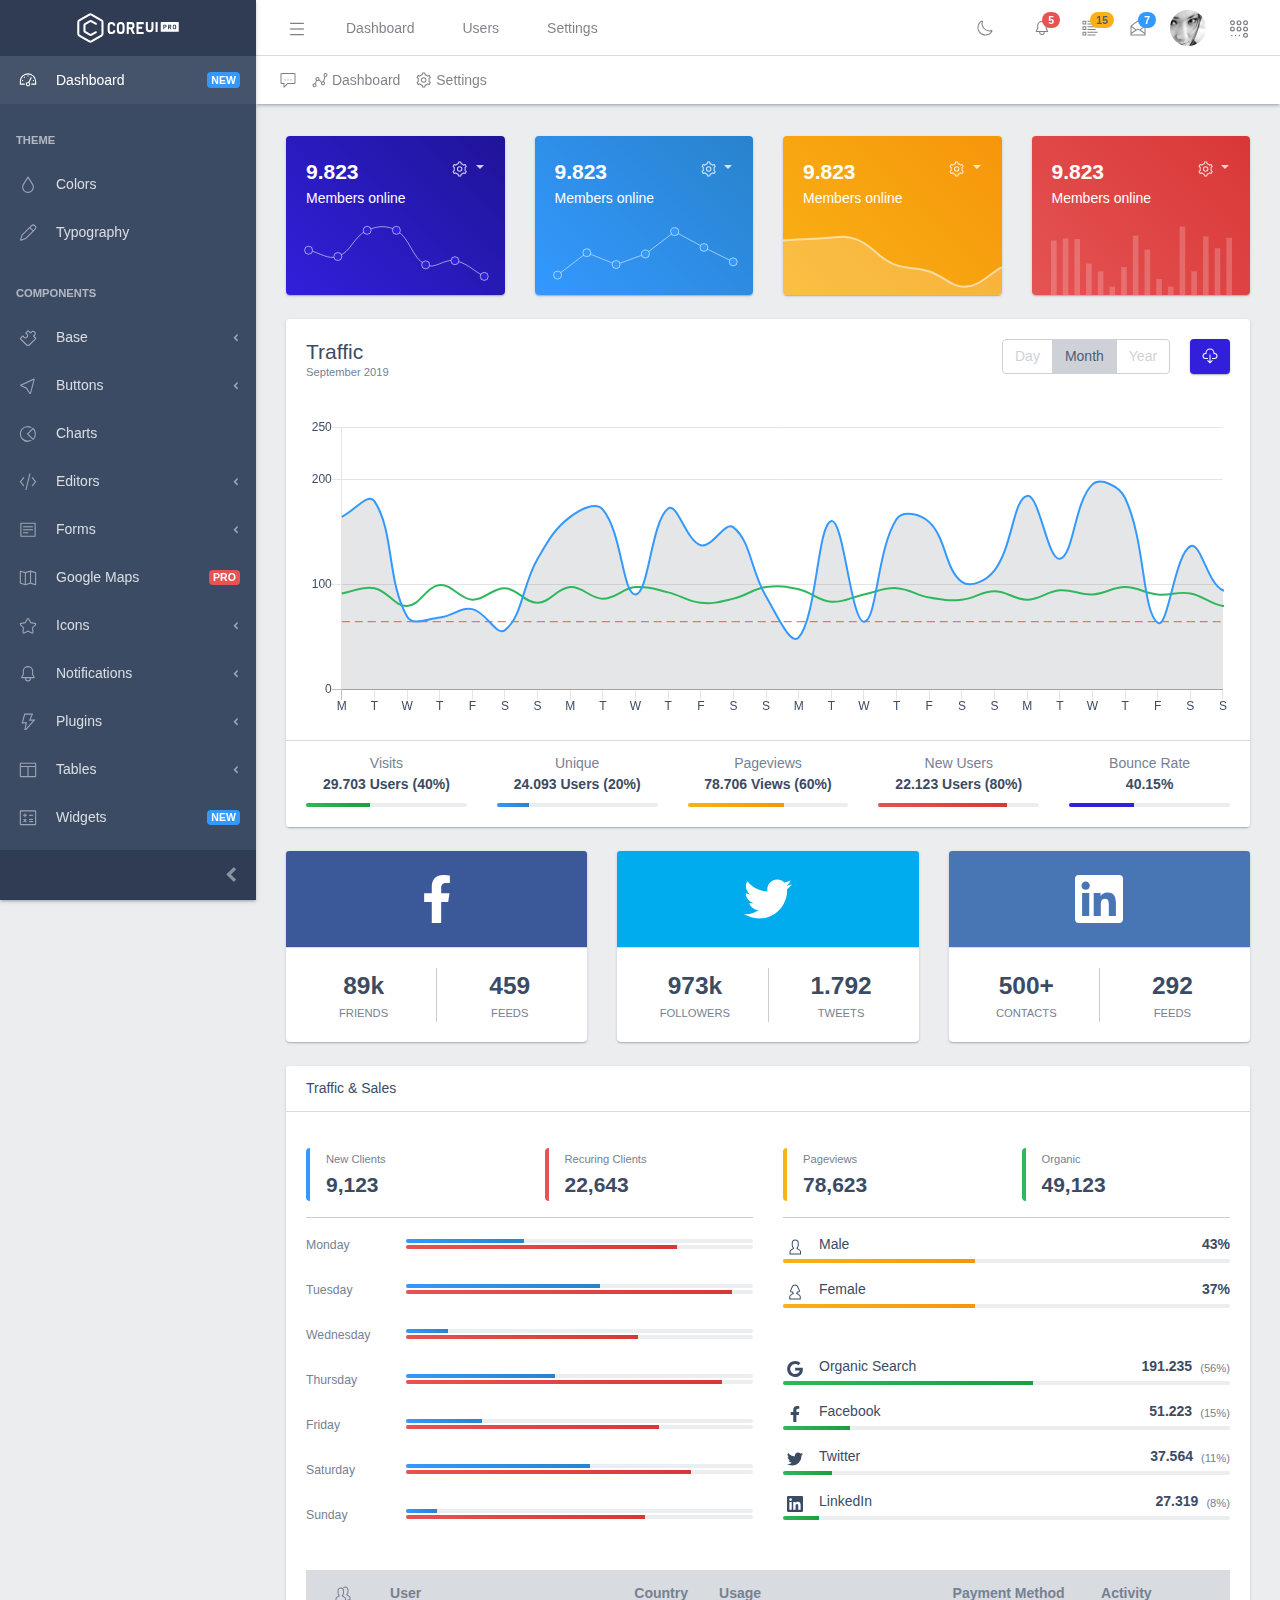
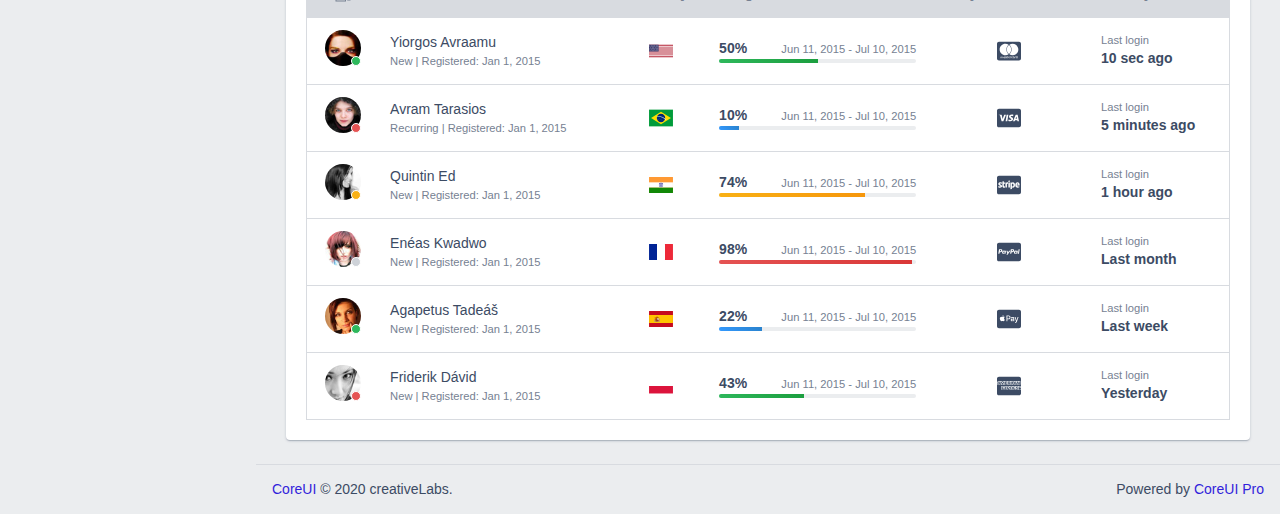
<file: task_manager/template/index.html>
<!DOCTYPE html>
<!--
* CoreUI Pro based Bootstrap Admin Template
* @version v3.2.0
* @link https://coreui.io/pro/
* Copyright (c) 2020 creativeLabs Łukasz Holeczek
* License (https://coreui.io/pro/license)
-->
<html lang="en">
  <head>
    <base href="./">
    <meta charset="utf-8">
    <meta http-equiv="X-UA-Compatible" content="IE=edge">
    <meta name="viewport" content="width=device-width, initial-scale=1.0, shrink-to-fit=no">
    <meta name="description" content="CoreUI - Open Source Bootstrap Admin Template">
    <meta name="author" content="Łukasz Holeczek">
    <meta name="keyword" content="Bootstrap,Admin,Template,Open,Source,jQuery,CSS,HTML,RWD,Dashboard">
    <title>CoreUI Pro Bootstrap Admin Template</title>
    <!-- Main styles for this application-->
    <link href="css/style.css" rel="stylesheet">
    <link href="vendors/@coreui/chartjs/css/coreui-chartjs.css" rel="stylesheet">
  </head>
  <body class="c-app c-no-layout-transition">
    <div class="c-sidebar c-sidebar-dark c-sidebar-fixed c-sidebar-lg-show" id="sidebar">
      <div class="c-sidebar-brand d-md-down-none">
        <svg class="c-sidebar-brand-full" width="118" height="46" alt="CoreUI Logo">
          <use xlink:href="assets/brand/coreui-pro.svg#full"></use>
        </svg>
        <svg class="c-sidebar-brand-minimized" width="46" height="46" alt="CoreUI Logo">
          <use xlink:href="assets/brand/coreui-pro.svg#signet"></use>
        </svg>
      </div>
      <ul class="c-sidebar-nav">
        <li class="c-sidebar-nav-item"><a class="c-sidebar-nav-link" href="index.html">
            <svg class="c-sidebar-nav-icon">
              <use xlink:href="vendors/@coreui/icons/svg/free.svg#cil-speedometer"></use>
            </svg> Dashboard<span class="badge badge-info">NEW</span></a></li>
        <li class="c-sidebar-nav-title">Theme</li>
        <li class="c-sidebar-nav-item"><a class="c-sidebar-nav-link" href="colors.html">
            <svg class="c-sidebar-nav-icon">
              <use xlink:href="vendors/@coreui/icons/svg/free.svg#cil-drop"></use>
            </svg> Colors</a></li>
        <li class="c-sidebar-nav-item"><a class="c-sidebar-nav-link" href="typography.html">
            <svg class="c-sidebar-nav-icon">
              <use xlink:href="vendors/@coreui/icons/svg/free.svg#cil-pencil"></use>
            </svg> Typography</a></li>
        <li class="c-sidebar-nav-title">Components</li>
        <li class="c-sidebar-nav-dropdown"><a class="c-sidebar-nav-dropdown-toggle" href="#">
            <svg class="c-sidebar-nav-icon">
              <use xlink:href="vendors/@coreui/icons/svg/free.svg#cil-puzzle"></use>
            </svg> Base</a>
          <ul class="c-sidebar-nav-dropdown-items">
            <li class="c-sidebar-nav-item"><a class="c-sidebar-nav-link" href="base/breadcrumb.html"> Breadcrumb</a></li>
            <li class="c-sidebar-nav-item"><a class="c-sidebar-nav-link" href="base/cards.html"> Cards</a></li>
            <li class="c-sidebar-nav-item"><a class="c-sidebar-nav-link" href="base/carousel.html"> Carousel</a></li>
            <li class="c-sidebar-nav-item"><a class="c-sidebar-nav-link" href="base/collapse.html"> Collapse</a></li>
            <li class="c-sidebar-nav-item"><a class="c-sidebar-nav-link" href="base/jumbotron.html"> Jumbotron</a></li>
            <li class="c-sidebar-nav-item"><a class="c-sidebar-nav-link" href="base/list-group.html"> List group</a></li>
            <li class="c-sidebar-nav-item"><a class="c-sidebar-nav-link" href="base/navs.html"> Navs</a></li>
            <li class="c-sidebar-nav-item"><a class="c-sidebar-nav-link" href="base/pagination.html"> Pagination</a></li>
            <li class="c-sidebar-nav-item"><a class="c-sidebar-nav-link" href="base/popovers.html"> Popovers</a></li>
            <li class="c-sidebar-nav-item"><a class="c-sidebar-nav-link" href="base/progress.html"> Progress</a></li>
            <li class="c-sidebar-nav-item"><a class="c-sidebar-nav-link" href="base/scrollspy.html"> Scrollspy</a></li>
            <li class="c-sidebar-nav-item"><a class="c-sidebar-nav-link" href="base/switches.html"> Switches</a></li>
            <li class="c-sidebar-nav-item"><a class="c-sidebar-nav-link" href="base/tabs.html"> Tabs</a></li>
            <li class="c-sidebar-nav-item"><a class="c-sidebar-nav-link" href="base/tooltips.html"> Tooltips</a></li>
          </ul>
        </li>
        <li class="c-sidebar-nav-dropdown"><a class="c-sidebar-nav-dropdown-toggle" href="#">
            <svg class="c-sidebar-nav-icon">
              <use xlink:href="vendors/@coreui/icons/svg/free.svg#cil-cursor"></use>
            </svg> Buttons</a>
          <ul class="c-sidebar-nav-dropdown-items">
            <li class="c-sidebar-nav-item"><a class="c-sidebar-nav-link" href="buttons/buttons.html"> Buttons</a></li>
            <li class="c-sidebar-nav-item"><a class="c-sidebar-nav-link" href="buttons/brand-buttons.html"> Brand Buttons</a></li>
            <li class="c-sidebar-nav-item"><a class="c-sidebar-nav-link" href="buttons/button-group.html"> Buttons Group</a></li>
            <li class="c-sidebar-nav-item"><a class="c-sidebar-nav-link" href="buttons/dropdowns.html"> Dropdowns</a></li>
            <li class="c-sidebar-nav-item"><a class="c-sidebar-nav-link" href="buttons/loading-buttons.html"> Loading Buttons<span class="badge badge-danger">PRO</span><span class="badge badge-success">NEW</span></a></li>
          </ul>
        </li>
        <li class="c-sidebar-nav-item"><a class="c-sidebar-nav-link" href="charts.html">
            <svg class="c-sidebar-nav-icon">
              <use xlink:href="vendors/@coreui/icons/svg/free.svg#cil-chart-pie"></use>
            </svg> Charts</a></li>
        <li class="c-sidebar-nav-dropdown"><a class="c-sidebar-nav-dropdown-toggle" href="#">
            <svg class="c-sidebar-nav-icon">
              <use xlink:href="vendors/@coreui/icons/svg/free.svg#cil-code"></use>
            </svg> Editors</a>
          <ul class="c-sidebar-nav-dropdown-items">
            <li class="c-sidebar-nav-item"><a class="c-sidebar-nav-link" href="editors/code-editor.html">
                <svg class="c-sidebar-nav-icon">
                  <use xlink:href="vendors/@coreui/icons/svg/free.svg#cil-notes"></use>
                </svg> Code Editor<span class="badge badge-danger">PRO</span></a></li>
            <li class="c-sidebar-nav-item"><a class="c-sidebar-nav-link" href="editors/markdown-editor.html">
                <svg class="c-sidebar-nav-icon">
                  <use xlink:href="vendors/@coreui/icons/svg/free.svg#cil-code"></use>
                </svg> Markdown<span class="badge badge-danger">PRO</span></a></li>
            <li class="c-sidebar-nav-item"><a class="c-sidebar-nav-link" href="editors/text-editor.html">
                <svg class="c-sidebar-nav-icon">
                  <use xlink:href="vendors/@coreui/icons/svg/free.svg#cil-notes"></use>
                </svg> Rich Text Editor<span class="badge badge-danger">PRO</span></a></li>
          </ul>
        </li>
        <li class="c-sidebar-nav-dropdown"><a class="c-sidebar-nav-dropdown-toggle" href="#">
            <svg class="c-sidebar-nav-icon">
              <use xlink:href="vendors/@coreui/icons/svg/free.svg#cil-notes"></use>
            </svg> Forms</a>
          <ul class="c-sidebar-nav-dropdown-items">
            <li class="c-sidebar-nav-item"><a class="c-sidebar-nav-link" href="forms/basic-forms.html"> Basic Forms</a></li>
            <li class="c-sidebar-nav-item"><a class="c-sidebar-nav-link" href="forms/multi-select.html"> Multi Select<span class="badge badge-danger">PRO</span><span class="badge badge-success">NEW</span></a></li>
            <li class="c-sidebar-nav-item"><a class="c-sidebar-nav-link" href="forms/advanced-forms.html"> Advanced<span class="badge badge-danger">PRO</span></a></li>
            <li class="c-sidebar-nav-item"><a class="c-sidebar-nav-link" href="forms/validation.html"> Validation<span class="badge badge-danger">PRO</span></a></li>
          </ul>
        </li>
        <li class="c-sidebar-nav-item"><a class="c-sidebar-nav-link" href="google-maps.html">
            <svg class="c-sidebar-nav-icon">
              <use xlink:href="vendors/@coreui/icons/svg/free.svg#cil-map"></use>
            </svg> Google Maps<span class="badge badge-danger">PRO</span></a></li>
        <li class="c-sidebar-nav-dropdown"><a class="c-sidebar-nav-dropdown-toggle" href="#">
            <svg class="c-sidebar-nav-icon">
              <use xlink:href="vendors/@coreui/icons/svg/free.svg#cil-star"></use>
            </svg> Icons</a>
          <ul class="c-sidebar-nav-dropdown-items">
            <li class="c-sidebar-nav-item"><a class="c-sidebar-nav-link" href="icons/coreui-icons-free.html"> CoreUI Icons<span class="badge badge-success">Free</span></a></li>
            <li class="c-sidebar-nav-item"><a class="c-sidebar-nav-link" href="icons/coreui-icons-brand.html"> CoreUI Icons - Brand</a></li>
            <li class="c-sidebar-nav-item"><a class="c-sidebar-nav-link" href="icons/coreui-icons-flag.html"> CoreUI Icons - Flag</a></li>
          </ul>
        </li>
        <li class="c-sidebar-nav-dropdown"><a class="c-sidebar-nav-dropdown-toggle" href="#">
            <svg class="c-sidebar-nav-icon">
              <use xlink:href="vendors/@coreui/icons/svg/free.svg#cil-bell"></use>
            </svg> Notifications</a>
          <ul class="c-sidebar-nav-dropdown-items">
            <li class="c-sidebar-nav-item"><a class="c-sidebar-nav-link" href="notifications/alerts.html"> Alerts</a></li>
            <li class="c-sidebar-nav-item"><a class="c-sidebar-nav-link" href="notifications/badge.html"> Badge</a></li>
            <li class="c-sidebar-nav-item"><a class="c-sidebar-nav-link" href="notifications/modals.html"> Modals</a></li>
            <li class="c-sidebar-nav-item"><a class="c-sidebar-nav-link" href="notifications/toastr.html"> Toastr<span class="badge badge-danger">PRO</span></a></li>
          </ul>
        </li>
        <li class="c-sidebar-nav-dropdown"><a class="c-sidebar-nav-dropdown-toggle" href="#">
            <svg class="c-sidebar-nav-icon">
              <use xlink:href="vendors/@coreui/icons/svg/free.svg#cil-bolt"></use>
            </svg> Plugins</a>
          <ul class="c-sidebar-nav-dropdown-items">
            <li class="c-sidebar-nav-item"><a class="c-sidebar-nav-link" href="plugins/calendar.html">
                <svg class="c-sidebar-nav-icon">
                  <use xlink:href="vendors/@coreui/icons/svg/free.svg#cil-calendar"></use>
                </svg> Calendar<span class="badge badge-danger">PRO</span></a></li>
            <li class="c-sidebar-nav-item"><a class="c-sidebar-nav-link" href="plugins/draggable-cards.html">
                <svg class="c-sidebar-nav-icon">
                  <use xlink:href="vendors/@coreui/icons/svg/free.svg#cil-cursor-move"></use>
                </svg> Draggable<span class="badge badge-danger">PRO</span></a></li>
            <li class="c-sidebar-nav-item"><a class="c-sidebar-nav-link" href="plugins/ladda-buttons.html">
                <svg class="c-sidebar-nav-icon">
                  <use xlink:href="vendors/@coreui/icons/svg/free.svg#cil-cursor-move"></use>
                </svg> Ladda Buttons<span class="badge badge-danger">PRO</span></a></li>
            <li class="c-sidebar-nav-item"><a class="c-sidebar-nav-link" href="plugins/spinners.html">
                <svg class="c-sidebar-nav-icon">
                  <use xlink:href="vendors/@coreui/icons/svg/free.svg#cil-sync"></use>
                </svg> Spinners<span class="badge badge-danger">PRO</span></a></li>
          </ul>
        </li>
        <li class="c-sidebar-nav-dropdown"><a class="c-sidebar-nav-dropdown-toggle" href="#">
            <svg class="c-sidebar-nav-icon">
              <use xlink:href="vendors/@coreui/icons/svg/free.svg#cil-columns"></use>
            </svg> Tables</a>
          <ul class="c-sidebar-nav-dropdown-items">
            <li class="c-sidebar-nav-item"><a class="c-sidebar-nav-link" href="tables/tables.html"> Standard Tables</a></li>
            <li class="c-sidebar-nav-item"><a class="c-sidebar-nav-link" href="tables/datatables.html"> DataTables<span class="badge badge-danger">PRO</span></a></li>
          </ul>
        </li>
        <li class="c-sidebar-nav-item"><a class="c-sidebar-nav-link" href="widgets.html">
            <svg class="c-sidebar-nav-icon">
              <use xlink:href="vendors/@coreui/icons/svg/free.svg#cil-calculator"></use>
            </svg> Widgets<span class="badge badge-info">NEW</span></a></li>
        <li class="c-sidebar-nav-divider"></li>
        <li class="c-sidebar-nav-title">Extras</li>
        <li class="c-sidebar-nav-dropdown"><a class="c-sidebar-nav-dropdown-toggle" href="#">
            <svg class="c-sidebar-nav-icon">
              <use xlink:href="vendors/@coreui/icons/svg/free.svg#cil-star"></use>
            </svg> Pages</a>
          <ul class="c-sidebar-nav-dropdown-items">
            <li class="c-sidebar-nav-item"><a class="c-sidebar-nav-link" href="login.html" target="_top">
                <svg class="c-sidebar-nav-icon">
                  <use xlink:href="vendors/@coreui/icons/svg/free.svg#cil-account-logout"></use>
                </svg> Login</a></li>
            <li class="c-sidebar-nav-item"><a class="c-sidebar-nav-link" href="register.html" target="_top">
                <svg class="c-sidebar-nav-icon">
                  <use xlink:href="vendors/@coreui/icons/svg/free.svg#cil-account-logout"></use>
                </svg> Register</a></li>
            <li class="c-sidebar-nav-item"><a class="c-sidebar-nav-link" href="404.html" target="_top">
                <svg class="c-sidebar-nav-icon">
                  <use xlink:href="vendors/@coreui/icons/svg/free.svg#cil-bug"></use>
                </svg> Error 404</a></li>
            <li class="c-sidebar-nav-item"><a class="c-sidebar-nav-link" href="500.html" target="_top">
                <svg class="c-sidebar-nav-icon">
                  <use xlink:href="vendors/@coreui/icons/svg/free.svg#cil-bug"></use>
                </svg> Error 500</a></li>
          </ul>
        </li>
        <li class="c-sidebar-nav-dropdown"><a class="c-sidebar-nav-dropdown-toggle" href="#">
            <svg class="c-sidebar-nav-icon">
              <use xlink:href="vendors/@coreui/icons/svg/free.svg#cil-layers"></use>
            </svg> Apps</a>
          <ul class="c-sidebar-nav-dropdown-items">
            <li class="c-sidebar-nav-dropdown"><a class="c-sidebar-nav-dropdown-toggle" href="#">
                <svg class="c-sidebar-nav-icon">
                  <use xlink:href="vendors/@coreui/icons/svg/free.svg#cil-description"></use>
                </svg> Invoicing</a>
              <ul class="c-sidebar-nav-dropdown-items">
                <li class="c-sidebar-nav-item"><a class="c-sidebar-nav-link" href="apps/invoicing/invoice.html"> Invoice<span class="badge badge-danger">PRO</span></a></li>
              </ul>
            </li>
            <li class="c-sidebar-nav-dropdown"><a class="c-sidebar-nav-dropdown-toggle" href="#">
                <svg class="c-sidebar-nav-icon">
                  <use xlink:href="vendors/@coreui/icons/svg/free.svg#cil-envelope-open"></use>
                </svg> Email</a>
              <ul class="c-sidebar-nav-dropdown-items">
                <li class="c-sidebar-nav-item"><a class="c-sidebar-nav-link" href="apps/email/inbox.html"> Inbox<span class="badge badge-danger">PRO</span></a></li>
                <li class="c-sidebar-nav-item"><a class="c-sidebar-nav-link" href="apps/email/message.html"> Message<span class="badge badge-danger">PRO</span></a></li>
                <li class="c-sidebar-nav-item"><a class="c-sidebar-nav-link" href="apps/email/compose.html"> Compose<span class="badge badge-danger">PRO</span></a></li>
              </ul>
            </li>
          </ul>
        </li>
        <li class="c-sidebar-nav-divider"></li>
        <li class="c-sidebar-nav-title">Labels</li>
        <li class="c-sidebar-nav-item c-d-compact-none c-d-minimized-none"><a class="c-sidebar-nav-label" href="#">
            <svg class="c-sidebar-nav-icon text-danger">
              <use xlink:href="vendors/@coreui/icons/svg/free.svg#cil-bookmark"></use>
            </svg> Label danger</a></li>
        <li class="c-sidebar-nav-item c-d-compact-none c-d-minimized-none"><a class="c-sidebar-nav-label" href="#">
            <svg class="c-sidebar-nav-icon text-info">
              <use xlink:href="vendors/@coreui/icons/svg/free.svg#cil-bookmark"></use>
            </svg> Label info</a></li>
        <li class="c-sidebar-nav-item c-d-compact-none c-d-minimized-none"><a class="c-sidebar-nav-label" href="#">
            <svg class="c-sidebar-nav-icon text-warning">
              <use xlink:href="vendors/@coreui/icons/svg/free.svg#cil-bookmark"></use>
            </svg> Label warning</a></li>
        <li class="c-sidebar-nav-divider"></li>
        <li class="c-sidebar-nav-title">System Utilization</li>
        <li class="c-sidebar-nav-item px-3 c-d-compact-none c-d-minimized-none">
          <div class="text-uppercase mb-1"><small><b>CPU Usage</b></small></div>
          <div class="progress progress-xs">
            <div class="progress-bar bg-info" role="progressbar" style="width: 25%" aria-valuenow="25" aria-valuemin="0" aria-valuemax="100"></div>
          </div><small class="text-muted">348 Processes. 1/4 Cores.</small>
        </li>
        <li class="c-sidebar-nav-item px-3 c-d-compact-none c-d-minimized-none">
          <div class="text-uppercase mb-1"><small><b>Memory Usage</b></small></div>
          <div class="progress progress-xs">
            <div class="progress-bar bg-warning" role="progressbar" style="width: 70%" aria-valuenow="70" aria-valuemin="0" aria-valuemax="100"></div>
          </div><small class="text-muted">11444GB/16384MB</small>
        </li>
        <li class="c-sidebar-nav-item px-3 mb-3 c-d-compact-none c-d-minimized-none">
          <div class="text-uppercase mb-1"><small><b>SSD 1 Usage</b></small></div>
          <div class="progress progress-xs">
            <div class="progress-bar bg-danger" role="progressbar" style="width: 95%" aria-valuenow="95" aria-valuemin="0" aria-valuemax="100"></div>
          </div><small class="text-muted">243GB/256GB</small>
        </li>
      </ul>
      <button class="c-sidebar-minimizer c-class-toggler" type="button" data-target="_parent" data-class="c-sidebar-unfoldable"></button>
    </div>
    <div class="c-sidebar c-sidebar-lg c-sidebar-light c-sidebar-right c-sidebar-overlaid" id="aside">
      <button class="c-sidebar-close c-class-toggler" type="button" data-target="_parent" data-class="c-sidebar-show" responsive="true">
        <svg class="c-icon">
          <use xlink:href="vendors/@coreui/icons/svg/free.svg#cil-x"></use>
        </svg>
      </button>
      <ul class="nav nav-tabs nav-underline nav-underline-primary" role="tablist">
        <li class="nav-item"><a class="nav-link active" data-toggle="tab" href="#timeline" role="tab">
            <svg class="c-icon">
              <use xlink:href="vendors/@coreui/icons/svg/free.svg#cil-list"></use>
            </svg></a></li>
        <li class="nav-item"><a class="nav-link" data-toggle="tab" href="#messages" role="tab">
            <svg class="c-icon">
              <use xlink:href="vendors/@coreui/icons/svg/free.svg#cil-speech"></use>
            </svg></a></li>
        <li class="nav-item"><a class="nav-link" data-toggle="tab" href="#settings" role="tab">
            <svg class="c-icon">
              <use xlink:href="vendors/@coreui/icons/svg/free.svg#cil-settings"></use>
            </svg></a></li>
      </ul>
      <!-- Tab panes-->
      <div class="tab-content">
        <div class="tab-pane active" id="timeline" role="tabpanel">
          <div class="list-group list-group-accent">
            <div class="list-group-item list-group-item-accent-secondary bg-light text-center font-weight-bold text-muted text-uppercase c-small">Today</div>
            <div class="list-group-item list-group-item-accent-warning list-group-item-divider">
              <div class="c-avatar float-right"><img class="c-avatar-img" src="assets/img/avatars/7.jpg" alt="user@email.com"></div>
              <div>Meeting with <strong>Lucas</strong></div><small class="text-muted mr-3">
                <svg class="c-icon">
                  <use xlink:href="vendors/@coreui/icons/svg/free.svg#cil-calendar"></use>
                </svg>&nbsp; 1 - 3pm</small><small class="text-muted">
                <svg class="c-icon">
                  <use xlink:href="vendors/@coreui/icons/svg/free.svg#cil-location-pin"></use>
                </svg>&nbsp; Palo Alto, CA</small>
            </div>
            <div class="list-group-item list-group-item-accent-info">
              <div class="c-avatar float-right"><img class="c-avatar-img" src="assets/img/avatars/4.jpg" alt="user@email.com"></div>
              <div>Skype with <strong>Megan</strong></div><small class="text-muted mr-3">
                <svg class="c-icon">
                  <use xlink:href="vendors/@coreui/icons/svg/free.svg#cil-calendar"></use>
                </svg>&nbsp; 4 - 5pm</small><small class="text-muted">
                <svg class="c-icon">
                  <use xlink:href="vendors/@coreui/icons/svg/brand.svg#cib-skype"></use>
                </svg>&nbsp; On-line</small>
            </div>
            <div class="list-group-item list-group-item-accent-secondary bg-light text-center font-weight-bold text-muted text-uppercase c-small">Tomorrow</div>
            <div class="list-group-item list-group-item-accent-danger list-group-item-divider">
              <div>New UI Project - <strong>deadline</strong></div><small class="text-muted mr-3">
                <svg class="c-icon">
                  <use xlink:href="vendors/@coreui/icons/svg/free.svg#cil-calendar"></use>
                </svg>&nbsp; 10 - 11pm</small><small class="text-muted">
                <svg class="c-icon">
                  <use xlink:href="vendors/@coreui/icons/svg/free.svg#cil-home"></use>
                </svg>&nbsp; creativeLabs HQ</small>
              <div class="c-avatars-stack mt-2">
                <div class="c-avatar c-avatar-xs"><img class="c-avatar-img" src="assets/img/avatars/2.jpg" alt="user@email.com"></div>
                <div class="c-avatar c-avatar-xs"><img class="c-avatar-img" src="assets/img/avatars/3.jpg" alt="user@email.com"></div>
                <div class="c-avatar c-avatar-xs"><img class="c-avatar-img" src="assets/img/avatars/4.jpg" alt="user@email.com"></div>
                <div class="c-avatar c-avatar-xs"><img class="c-avatar-img" src="assets/img/avatars/5.jpg" alt="user@email.com"></div>
                <div class="c-avatar c-avatar-xs"><img class="c-avatar-img" src="assets/img/avatars/6.jpg" alt="user@email.com"></div>
              </div>
            </div>
            <div class="list-group-item list-group-item-accent-success list-group-item-divider">
              <div><strong>#10 Startups.Garden</strong> Meetup</div><small class="text-muted mr-3">
                <svg class="c-icon">
                  <use xlink:href="vendors/@coreui/icons/svg/free.svg#cil-calendar"></use>
                </svg>&nbsp; 1 - 3pm</small><small class="text-muted">
                <svg class="c-icon">
                  <use xlink:href="vendors/@coreui/icons/svg/free.svg#cil-location-pin"></use>
                </svg>&nbsp; Palo Alto, CA</small>
            </div>
            <div class="list-group-item list-group-item-accent-primary list-group-item-divider">
              <div><strong>Team meeting</strong></div><small class="text-muted mr-3">
                <svg class="c-icon">
                  <use xlink:href="vendors/@coreui/icons/svg/free.svg#cil-calendar"></use>
                </svg>&nbsp; 4 - 6pm</small><small class="text-muted">
                <svg class="c-icon">
                  <use xlink:href="vendors/@coreui/icons/svg/free.svg#cil-home"></use>
                </svg>&nbsp; creativeLabs HQ</small>
              <div class="c-avatars-stack mt-2">
                <div class="c-avatar c-avatar-xs"><img class="c-avatar-img" src="assets/img/avatars/2.jpg" alt="user@email.com"></div>
                <div class="c-avatar c-avatar-xs"><img class="c-avatar-img" src="assets/img/avatars/3.jpg" alt="user@email.com"></div>
                <div class="c-avatar c-avatar-xs"><img class="c-avatar-img" src="assets/img/avatars/4.jpg" alt="user@email.com"></div>
                <div class="c-avatar c-avatar-xs"><img class="c-avatar-img" src="assets/img/avatars/5.jpg" alt="user@email.com"></div>
                <div class="c-avatar c-avatar-xs"><img class="c-avatar-img" src="assets/img/avatars/6.jpg" alt="user@email.com"></div>
                <div class="c-avatar c-avatar-xs"><img class="c-avatar-img" src="assets/img/avatars/7.jpg" alt="user@email.com"></div>
                <div class="c-avatar c-avatar-xs"><img class="c-avatar-img" src="assets/img/avatars/8.jpg" alt="user@email.com"></div>
              </div>
            </div>
          </div>
        </div>
        <div class="tab-pane p-3" id="messages" role="tabpanel">
          <div class="message">
            <div class="py-3 pb-5 mr-3 float-left">
              <div class="c-avatar"><img class="c-avatar-img" src="assets/img/avatars/7.jpg" alt="user@email.com"><span class="c-avatar-status bg-success"></span></div>
            </div>
            <div><small class="text-muted">Lukasz Holeczek</small><small class="text-muted float-right mt-1">1:52 PM</small></div>
            <div class="text-truncate font-weight-bold">Lorem ipsum dolor sit amet</div><small class="text-muted">Lorem ipsum dolor sit amet, consectetur adipisicing elit, sed do eiusmod tempor incididunt...</small>
          </div>
          <hr>
          <div class="message">
            <div class="py-3 pb-5 mr-3 float-left">
              <div class="c-avatar"><img class="c-avatar-img" src="assets/img/avatars/7.jpg" alt="user@email.com"><span class="c-avatar-status bg-success"></span></div>
            </div>
            <div><small class="text-muted">Lukasz Holeczek</small><small class="text-muted float-right mt-1">1:52 PM</small></div>
            <div class="text-truncate font-weight-bold">Lorem ipsum dolor sit amet</div><small class="text-muted">Lorem ipsum dolor sit amet, consectetur adipisicing elit, sed do eiusmod tempor incididunt...</small>
          </div>
          <hr>
          <div class="message">
            <div class="py-3 pb-5 mr-3 float-left">
              <div class="c-avatar"><img class="c-avatar-img" src="assets/img/avatars/7.jpg" alt="user@email.com"><span class="c-avatar-status bg-success"></span></div>
            </div>
            <div><small class="text-muted">Lukasz Holeczek</small><small class="text-muted float-right mt-1">1:52 PM</small></div>
            <div class="text-truncate font-weight-bold">Lorem ipsum dolor sit amet</div><small class="text-muted">Lorem ipsum dolor sit amet, consectetur adipisicing elit, sed do eiusmod tempor incididunt...</small>
          </div>
          <hr>
          <div class="message">
            <div class="py-3 pb-5 mr-3 float-left">
              <div class="c-avatar"><img class="c-avatar-img" src="assets/img/avatars/7.jpg" alt="user@email.com"><span class="c-avatar-status bg-success"></span></div>
            </div>
            <div><small class="text-muted">Lukasz Holeczek</small><small class="text-muted float-right mt-1">1:52 PM</small></div>
            <div class="text-truncate font-weight-bold">Lorem ipsum dolor sit amet</div><small class="text-muted">Lorem ipsum dolor sit amet, consectetur adipisicing elit, sed do eiusmod tempor incididunt...</small>
          </div>
          <hr>
          <div class="message">
            <div class="py-3 pb-5 mr-3 float-left">
              <div class="c-avatar"><img class="c-avatar-img" src="assets/img/avatars/7.jpg" alt="user@email.com"><span class="c-avatar-status bg-success"></span></div>
            </div>
            <div><small class="text-muted">Lukasz Holeczek</small><small class="text-muted float-right mt-1">1:52 PM</small></div>
            <div class="text-truncate font-weight-bold">Lorem ipsum dolor sit amet</div><small class="text-muted">Lorem ipsum dolor sit amet, consectetur adipisicing elit, sed do eiusmod tempor incididunt...</small>
          </div>
        </div>
        <div class="tab-pane p-3" id="settings" role="tabpanel">
          <h6>Settings</h6>
          <div class="c-aside-options">
            <div class="clearfix mt-4"><small><b>Option 1</b></small>
              <label class="c-switch c-switch-label c-switch-pill c-switch-success c-switch-sm float-right">
                <input class="c-switch-input" type="checkbox" checked=""><span class="c-switch-slider" data-checked="On" data-unchecked="Off"></span>
              </label>
            </div>
            <div><small class="text-muted">Lorem ipsum dolor sit amet, consectetur adipisicing elit, sed do eiusmod tempor incididunt ut labore et dolore magna aliqua.</small></div>
          </div>
          <div class="c-aside-options">
            <div class="clearfix mt-3"><small><b>Option 2</b></small>
              <label class="c-switch c-switch-label c-switch-pill c-switch-success c-switch-sm float-right">
                <input class="c-switch-input" type="checkbox"><span class="c-switch-slider" data-checked="On" data-unchecked="Off"></span>
              </label>
            </div>
            <div><small class="text-muted">Lorem ipsum dolor sit amet, consectetur adipisicing elit, sed do eiusmod tempor incididunt ut labore et dolore magna aliqua.</small></div>
          </div>
          <div class="c-aside-options">
            <div class="clearfix mt-3"><small><b>Option 3</b></small>
              <label class="c-switch c-switch-label c-switch-pill c-switch-success c-switch-sm float-right">
                <input class="c-switch-input" type="checkbox"><span class="c-switch-slider" data-checked="On" data-unchecked="Off"></span>
              </label>
            </div>
          </div>
          <div class="c-aside-options">
            <div class="clearfix mt-3"><small><b>Option 4</b></small>
              <label class="c-switch c-switch-label c-switch-pill c-switch-success c-switch-sm float-right">
                <input class="c-switch-input" type="checkbox" checked=""><span class="c-switch-slider" data-checked="On" data-unchecked="Off"></span>
              </label>
            </div>
          </div>
          <hr>
          <h6>System Utilization</h6>
          <div class="text-uppercase mb-1 mt-4"><small><b>CPU Usage</b></small></div>
          <div class="progress progress-xs">
            <div class="progress-bar bg-info" role="progressbar" style="width: 25%" aria-valuenow="25" aria-valuemin="0" aria-valuemax="100"></div>
          </div><small class="text-muted">348 Processes. 1/4 Cores.</small>
          <div class="text-uppercase mb-1 mt-2"><small><b>Memory Usage</b></small></div>
          <div class="progress progress-xs">
            <div class="progress-bar bg-warning" role="progressbar" style="width: 70%" aria-valuenow="70" aria-valuemin="0" aria-valuemax="100"></div>
          </div><small class="text-muted">11444GB/16384MB</small>
          <div class="text-uppercase mb-1 mt-2"><small><b>SSD 1 Usage</b></small></div>
          <div class="progress progress-xs">
            <div class="progress-bar bg-danger" role="progressbar" style="width: 95%" aria-valuenow="95" aria-valuemin="0" aria-valuemax="100"></div>
          </div><small class="text-muted">243GB/256GB</small>
          <div class="text-uppercase mb-1 mt-2"><small><b>SSD 2 Usage</b></small></div>
          <div class="progress progress-xs">
            <div class="progress-bar bg-success" role="progressbar" style="width: 10%" aria-valuenow="10" aria-valuemin="0" aria-valuemax="100"></div>
          </div><small class="text-muted">25GB/256GB</small>
        </div>
      </div>
    </div>
    <div class="c-wrapper">
      <header class="c-header c-header-light c-header-fixed">
        <button class="c-header-toggler c-class-toggler d-lg-none mfe-auto" type="button" data-target="#sidebar" data-class="c-sidebar-show">
          <svg class="c-icon c-icon-lg">
            <use xlink:href="vendors/@coreui/icons/svg/free.svg#cil-menu"></use>
          </svg>
        </button><a class="c-header-brand d-lg-none c-header-brand-sm-up-center" href="#">
          <svg width="118" height="46" alt="CoreUI Logo">
            <use xlink:href="assets/brand/coreui-pro.svg#full"></use>
          </svg></a>
        <button class="c-header-toggler c-class-toggler mfs-3 d-md-down-none" type="button" data-target="#sidebar" data-class="c-sidebar-lg-show" responsive="true">
          <svg class="c-icon c-icon-lg">
            <use xlink:href="vendors/@coreui/icons/svg/free.svg#cil-menu"></use>
          </svg>
        </button>
        <ul class="c-header-nav d-md-down-none">
          <li class="c-header-nav-item px-3"><a class="c-header-nav-link" href="#">Dashboard</a></li>
          <li class="c-header-nav-item px-3"><a class="c-header-nav-link" href="#">Users</a></li>
          <li class="c-header-nav-item px-3"><a class="c-header-nav-link" href="#">Settings</a></li>
        </ul>
        <ul class="c-header-nav mfs-auto">
          <li class="c-header-nav-item px-3 c-d-legacy-none">
            <button class="c-class-toggler c-header-nav-btn" type="button" id="header-tooltip" data-target="body" data-class="c-dark-theme" data-toggle="c-tooltip" data-placement="bottom" title="Toggle Light/Dark Mode">
              <svg class="c-icon c-d-dark-none">
                <use xlink:href="vendors/@coreui/icons/svg/free.svg#cil-moon"></use>
              </svg>
              <svg class="c-icon c-d-default-none">
                <use xlink:href="vendors/@coreui/icons/svg/free.svg#cil-sun"></use>
              </svg>
            </button>
          </li>
        </ul>
        <ul class="c-header-nav">
          <li class="c-header-nav-item dropdown d-md-down-none mx-2"><a class="c-header-nav-link" data-toggle="dropdown" href="#" role="button" aria-haspopup="true" aria-expanded="false">
              <svg class="c-icon">
                <use xlink:href="vendors/@coreui/icons/svg/free.svg#cil-bell"></use>
              </svg><span class="badge badge-pill badge-danger">5</span></a>
            <div class="dropdown-menu dropdown-menu-right dropdown-menu-lg pt-0">
              <div class="dropdown-header bg-light"><strong>You have 5 notifications</strong></div><a class="dropdown-item" href="#">
                <svg class="c-icon mfe-2 text-success">
                  <use xlink:href="vendors/@coreui/icons/svg/free.svg#cil-user-follow"></use>
                </svg> New user registered</a><a class="dropdown-item" href="#">
                <svg class="c-icon mfe-2 text-danger">
                  <use xlink:href="vendors/@coreui/icons/svg/free.svg#cil-user-unfollow"></use>
                </svg> User deleted</a><a class="dropdown-item" href="#">
                <svg class="c-icon mfe-2 text-info">
                  <use xlink:href="vendors/@coreui/icons/svg/free.svg#cil-chart"></use>
                </svg> Sales report is ready</a><a class="dropdown-item" href="#">
                <svg class="c-icon mfe-2 text-success">
                  <use xlink:href="vendors/@coreui/icons/svg/free.svg#cil-basket"></use>
                </svg> New client</a><a class="dropdown-item" href="#">
                <svg class="c-icon mfe-2 text-warning">
                  <use xlink:href="vendors/@coreui/icons/svg/free.svg#cil-speedometer"></use>
                </svg> Server overloaded</a>
              <div class="dropdown-header bg-light"><strong>Server</strong></div><a class="dropdown-item d-block" href="#">
                <div class="text-uppercase mb-1"><small><b>CPU Usage</b></small></div><span class="progress progress-xs">
                  <div class="progress-bar bg-info" role="progressbar" style="width: 25%" aria-valuenow="25" aria-valuemin="0" aria-valuemax="100"></div>
                </span><small class="text-muted">348 Processes. 1/4 Cores.</small>
              </a><a class="dropdown-item d-block" href="#">
                <div class="text-uppercase mb-1"><small><b>Memory Usage</b></small></div><span class="progress progress-xs">
                  <div class="progress-bar bg-warning" role="progressbar" style="width: 70%" aria-valuenow="70" aria-valuemin="0" aria-valuemax="100"></div>
                </span><small class="text-muted">11444GB/16384MB</small>
              </a><a class="dropdown-item d-block" href="#">
                <div class="text-uppercase mb-1"><small><b>SSD 1 Usage</b></small></div><span class="progress progress-xs">
                  <div class="progress-bar bg-danger" role="progressbar" style="width: 95%" aria-valuenow="95" aria-valuemin="0" aria-valuemax="100"></div>
                </span><small class="text-muted">243GB/256GB</small>
              </a>
            </div>
          </li>
          <li class="c-header-nav-item dropdown d-md-down-none mx-2"><a class="c-header-nav-link" data-toggle="dropdown" href="#" role="button" aria-haspopup="true" aria-expanded="false">
              <svg class="c-icon">
                <use xlink:href="vendors/@coreui/icons/svg/free.svg#cil-list-rich"></use>
              </svg><span class="badge badge-pill badge-warning">15</span></a>
            <div class="dropdown-menu dropdown-menu-right dropdown-menu-lg pt-0">
              <div class="dropdown-header bg-light"><strong>You have 5 pending tasks</strong></div><a class="dropdown-item d-block" href="#">
                <div class="small mb-1">Upgrade NPM &amp; Bower<span class="float-right"><strong>0%</strong></span></div><span class="progress progress-xs">
                  <div class="progress-bar bg-info" role="progressbar" style="width: 0%" aria-valuenow="0" aria-valuemin="0" aria-valuemax="100"></div>
                </span>
              </a><a class="dropdown-item d-block" href="#">
                <div class="small mb-1">ReactJS Version<span class="float-right"><strong>25%</strong></span></div><span class="progress progress-xs">
                  <div class="progress-bar bg-danger" role="progressbar" style="width: 25%" aria-valuenow="25" aria-valuemin="0" aria-valuemax="100"></div>
                </span>
              </a><a class="dropdown-item d-block" href="#">
                <div class="small mb-1">VueJS Version<span class="float-right"><strong>50%</strong></span></div><span class="progress progress-xs">
                  <div class="progress-bar bg-warning" role="progressbar" style="width: 50%" aria-valuenow="50" aria-valuemin="0" aria-valuemax="100"></div>
                </span>
              </a><a class="dropdown-item d-block" href="#">
                <div class="small mb-1">Add new layouts<span class="float-right"><strong>75%</strong></span></div><span class="progress progress-xs">
                  <div class="progress-bar bg-info" role="progressbar" style="width: 75%" aria-valuenow="75" aria-valuemin="0" aria-valuemax="100"></div>
                </span>
              </a><a class="dropdown-item d-block" href="#">
                <div class="small mb-1">Angular 8 Version<span class="float-right"><strong>100%</strong></span></div><span class="progress progress-xs">
                  <div class="progress-bar bg-success" role="progressbar" style="width: 100%" aria-valuenow="100" aria-valuemin="0" aria-valuemax="100"></div>
                </span>
              </a><a class="dropdown-item text-center border-top" href="#"><strong>View all tasks</strong></a>
            </div>
          </li>
          <li class="c-header-nav-item dropdown d-md-down-none mx-2"><a class="c-header-nav-link" data-toggle="dropdown" href="#" role="button" aria-haspopup="true" aria-expanded="false">
              <svg class="c-icon">
                <use xlink:href="vendors/@coreui/icons/svg/free.svg#cil-envelope-open"></use>
              </svg><span class="badge badge-pill badge-info">7</span></a>
            <div class="dropdown-menu dropdown-menu-right dropdown-menu-lg pt-0">
              <div class="dropdown-header bg-light"><strong>You have 4 messages</strong></div><a class="dropdown-item" href="#">
                <div class="message">
                  <div class="py-3 mfe-3 float-left">
                    <div class="c-avatar"><img class="c-avatar-img" src="assets/img/avatars/7.jpg" alt="user@email.com"><span class="c-avatar-status bg-success"></span></div>
                  </div>
                  <div><small class="text-muted">John Doe</small><small class="text-muted float-right mt-1">Just now</small></div>
                  <div class="text-truncate font-weight-bold"><span class="text-danger">!</span> Important message</div>
                  <div class="small text-muted text-truncate">Lorem ipsum dolor sit amet, consectetur adipisicing elit, sed do eiusmod tempor incididunt...</div>
                </div>
              </a><a class="dropdown-item" href="#">
                <div class="message">
                  <div class="py-3 mfe-3 float-left">
                    <div class="c-avatar"><img class="c-avatar-img" src="assets/img/avatars/6.jpg" alt="user@email.com"><span class="c-avatar-status bg-warning"></span></div>
                  </div>
                  <div><small class="text-muted">John Doe</small><small class="text-muted float-right mt-1">5 minutes ago</small></div>
                  <div class="text-truncate font-weight-bold">Lorem ipsum dolor sit amet</div>
                  <div class="small text-muted text-truncate">Lorem ipsum dolor sit amet, consectetur adipisicing elit, sed do eiusmod tempor incididunt...</div>
                </div>
              </a><a class="dropdown-item" href="#">
                <div class="message">
                  <div class="py-3 mfe-3 float-left">
                    <div class="c-avatar"><img class="c-avatar-img" src="assets/img/avatars/5.jpg" alt="user@email.com"><span class="c-avatar-status bg-danger"></span></div>
                  </div>
                  <div><small class="text-muted">John Doe</small><small class="text-muted float-right mt-1">1:52 PM</small></div>
                  <div class="text-truncate font-weight-bold">Lorem ipsum dolor sit amet</div>
                  <div class="small text-muted text-truncate">Lorem ipsum dolor sit amet, consectetur adipisicing elit, sed do eiusmod tempor incididunt...</div>
                </div>
              </a><a class="dropdown-item" href="#">
                <div class="message">
                  <div class="py-3 mfe-3 float-left">
                    <div class="c-avatar"><img class="c-avatar-img" src="assets/img/avatars/4.jpg" alt="user@email.com"><span class="c-avatar-status bg-info"></span></div>
                  </div>
                  <div><small class="text-muted">John Doe</small><small class="text-muted float-right mt-1">4:03 PM</small></div>
                  <div class="text-truncate font-weight-bold">Lorem ipsum dolor sit amet</div>
                  <div class="small text-muted text-truncate">Lorem ipsum dolor sit amet, consectetur adipisicing elit, sed do eiusmod tempor incididunt...</div>
                </div>
              </a><a class="dropdown-item text-center border-top" href="#"><strong>View all messages</strong></a>
            </div>
          </li>
          <li class="c-header-nav-item dropdown"><a class="c-header-nav-link" data-toggle="dropdown" href="#" role="button" aria-haspopup="true" aria-expanded="false">
              <div class="c-avatar"><img class="c-avatar-img" src="assets/img/avatars/6.jpg" alt="user@email.com"></div>
            </a>
            <div class="dropdown-menu dropdown-menu-right pt-0">
              <div class="dropdown-header bg-light py-2"><strong>Account</strong></div><a class="dropdown-item" href="#">
                <svg class="c-icon mfe-2">
                  <use xlink:href="vendors/@coreui/icons/svg/free.svg#cil-bell"></use>
                </svg> Updates<span class="badge badge-info mfs-auto">42</span></a><a class="dropdown-item" href="#">
                <svg class="c-icon mfe-2">
                  <use xlink:href="vendors/@coreui/icons/svg/free.svg#cil-envelope-open"></use>
                </svg> Messages<span class="badge badge-success mfs-auto">42</span></a><a class="dropdown-item" href="#">
                <svg class="c-icon mfe-2">
                  <use xlink:href="vendors/@coreui/icons/svg/free.svg#cil-task"></use>
                </svg> Tasks<span class="badge badge-danger mfs-auto">42</span></a><a class="dropdown-item" href="#">
                <svg class="c-icon mfe-2">
                  <use xlink:href="vendors/@coreui/icons/svg/free.svg#cil-comment-square"></use>
                </svg> Comments<span class="badge badge-warning mfs-auto">42</span></a>
              <div class="dropdown-header bg-light py-2"><strong>Settings</strong></div><a class="dropdown-item" href="#">
                <svg class="c-icon mfe-2">
                  <use xlink:href="vendors/@coreui/icons/svg/free.svg#cil-user"></use>
                </svg> Profile</a><a class="dropdown-item" href="#">
                <svg class="c-icon mfe-2">
                  <use xlink:href="vendors/@coreui/icons/svg/free.svg#cil-settings"></use>
                </svg> Settings</a><a class="dropdown-item" href="#">
                <svg class="c-icon mfe-2">
                  <use xlink:href="vendors/@coreui/icons/svg/free.svg#cil-credit-card"></use>
                </svg> Payments<span class="badge badge-secondary mfs-auto">42</span></a><a class="dropdown-item" href="#">
                <svg class="c-icon mfe-2">
                  <use xlink:href="vendors/@coreui/icons/svg/free.svg#cil-file"></use>
                </svg> Projects<span class="badge badge-primary mfs-auto">42</span></a>
              <div class="dropdown-divider"></div><a class="dropdown-item" href="#">
                <svg class="c-icon mfe-2">
                  <use xlink:href="vendors/@coreui/icons/svg/free.svg#cil-lock-locked"></use>
                </svg> Lock Account</a><a class="dropdown-item" href="#">
                <svg class="c-icon mfe-2">
                  <use xlink:href="vendors/@coreui/icons/svg/free.svg#cil-account-logout"></use>
                </svg> Logout</a>
            </div>
          </li>
          <button class="c-header-toggler c-class-toggler mfe-md-3" type="button" data-target="#aside" data-class="c-sidebar-show">
            <svg class="c-icon c-icon-lg">
              <use xlink:href="vendors/@coreui/icons/svg/free.svg#cil-applications-settings"></use>
            </svg>
          </button>
        </ul>
        <div class="c-subheader justify-content-between px-3">
          <!-- Breadcrumb-->
          <div class="c-subheader-nav d-md-down-none mfe-2"><a class="c-subheader-nav-link" href="#">
              <svg class="c-icon">
                <use xlink:href="vendors/@coreui/icons/svg/free.svg#cil-speech"></use>
              </svg></a><a class="c-subheader-nav-link" href="#">
              <svg class="c-icon">
                <use xlink:href="vendors/@coreui/icons/svg/free.svg#cil-graph"></use>
              </svg> &nbsp;Dashboard</a><a class="c-subheader-nav-link" href="#">
              <svg class="c-icon">
                <use xlink:href="vendors/@coreui/icons/svg/free.svg#cil-settings"></use>
              </svg> &nbsp;Settings</a></div>
        </div>
      </header>
      <div class="c-body">
        <main class="c-main">
          <div class="container-fluid">
            <div class="fade-in">
              <div class="row">
                <div class="col-sm-6 col-lg-3">
                  <div class="card text-white bg-gradient-primary">
                    <div class="card-body card-body pb-0 d-flex justify-content-between align-items-start">
                      <div>
                        <div class="text-value-lg">9.823</div>
                        <div>Members online</div>
                      </div>
                      <div class="btn-group">
                        <button class="btn btn-transparent dropdown-toggle p-0" type="button" data-toggle="dropdown" aria-haspopup="true" aria-expanded="false">
                          <svg class="c-icon">
                            <use xlink:href="vendors/@coreui/icons/svg/free.svg#cil-settings"></use>
                          </svg>
                        </button>
                        <div class="dropdown-menu dropdown-menu-right"><a class="dropdown-item" href="#">Action</a><a class="dropdown-item" href="#">Another action</a><a class="dropdown-item" href="#">Something else here</a></div>
                      </div>
                    </div>
                    <div class="c-chart-wrapper mt-3 mx-3" style="height:70px;">
                      <canvas class="chart" id="card-chart1" height="70"></canvas>
                    </div>
                  </div>
                </div>
                <!-- /.col-->
                <div class="col-sm-6 col-lg-3">
                  <div class="card text-white bg-gradient-info">
                    <div class="card-body card-body pb-0 d-flex justify-content-between align-items-start">
                      <div>
                        <div class="text-value-lg">9.823</div>
                        <div>Members online</div>
                      </div>
                      <div class="btn-group">
                        <button class="btn btn-transparent dropdown-toggle p-0" type="button" data-toggle="dropdown" aria-haspopup="true" aria-expanded="false">
                          <svg class="c-icon">
                            <use xlink:href="vendors/@coreui/icons/svg/free.svg#cil-settings"></use>
                          </svg>
                        </button>
                        <div class="dropdown-menu dropdown-menu-right"><a class="dropdown-item" href="#">Action</a><a class="dropdown-item" href="#">Another action</a><a class="dropdown-item" href="#">Something else here</a></div>
                      </div>
                    </div>
                    <div class="c-chart-wrapper mt-3 mx-3" style="height:70px;">
                      <canvas class="chart" id="card-chart2" height="70"></canvas>
                    </div>
                  </div>
                </div>
                <!-- /.col-->
                <div class="col-sm-6 col-lg-3">
                  <div class="card text-white bg-gradient-warning">
                    <div class="card-body card-body pb-0 d-flex justify-content-between align-items-start">
                      <div>
                        <div class="text-value-lg">9.823</div>
                        <div>Members online</div>
                      </div>
                      <div class="btn-group">
                        <button class="btn btn-transparent dropdown-toggle p-0" type="button" data-toggle="dropdown" aria-haspopup="true" aria-expanded="false">
                          <svg class="c-icon">
                            <use xlink:href="vendors/@coreui/icons/svg/free.svg#cil-settings"></use>
                          </svg>
                        </button>
                        <div class="dropdown-menu dropdown-menu-right"><a class="dropdown-item" href="#">Action</a><a class="dropdown-item" href="#">Another action</a><a class="dropdown-item" href="#">Something else here</a></div>
                      </div>
                    </div>
                    <div class="c-chart-wrapper mt-3" style="height:70px;">
                      <canvas class="chart" id="card-chart3" height="70"></canvas>
                    </div>
                  </div>
                </div>
                <!-- /.col-->
                <div class="col-sm-6 col-lg-3">
                  <div class="card text-white bg-gradient-danger">
                    <div class="card-body card-body pb-0 d-flex justify-content-between align-items-start">
                      <div>
                        <div class="text-value-lg">9.823</div>
                        <div>Members online</div>
                      </div>
                      <div class="btn-group">
                        <button class="btn btn-transparent dropdown-toggle p-0" type="button" data-toggle="dropdown" aria-haspopup="true" aria-expanded="false">
                          <svg class="c-icon">
                            <use xlink:href="vendors/@coreui/icons/svg/free.svg#cil-settings"></use>
                          </svg>
                        </button>
                        <div class="dropdown-menu dropdown-menu-right"><a class="dropdown-item" href="#">Action</a><a class="dropdown-item" href="#">Another action</a><a class="dropdown-item" href="#">Something else here</a></div>
                      </div>
                    </div>
                    <div class="c-chart-wrapper mt-3 mx-3" style="height:70px;">
                      <canvas class="chart" id="card-chart4" height="70"></canvas>
                    </div>
                  </div>
                </div>
                <!-- /.col-->
              </div>
              <!-- /.row-->
              <div class="card">
                <div class="card-body">
                  <div class="d-flex justify-content-between">
                    <div>
                      <h4 class="card-title mb-0">Traffic</h4>
                      <div class="small text-muted">September 2019</div>
                    </div>
                    <div class="btn-toolbar d-none d-md-block" role="toolbar" aria-label="Toolbar with buttons">
                      <div class="btn-group btn-group-toggle mx-3" data-toggle="buttons">
                        <label class="btn btn-outline-secondary">
                          <input id="option1" type="radio" name="options" autocomplete="off"> Day
                        </label>
                        <label class="btn btn-outline-secondary active">
                          <input id="option2" type="radio" name="options" autocomplete="off" checked=""> Month
                        </label>
                        <label class="btn btn-outline-secondary">
                          <input id="option3" type="radio" name="options" autocomplete="off"> Year
                        </label>
                      </div>
                      <button class="btn btn-primary" type="button">
                        <svg class="c-icon">
                          <use xlink:href="vendors/@coreui/icons/svg/free.svg#cil-cloud-download"></use>
                        </svg>
                      </button>
                    </div>
                  </div>
                  <div class="c-chart-wrapper" style="height:300px;margin-top:40px;">
                    <canvas class="chart" id="main-chart" height="300"></canvas>
                  </div>
                </div>
                <div class="card-footer">
                  <div class="row text-center">
                    <div class="col-sm-12 col-md mb-sm-2 mb-0">
                      <div class="text-muted">Visits</div><strong>29.703 Users (40%)</strong>
                      <div class="progress progress-xs mt-2">
                        <div class="progress-bar bg-gradient-success" role="progressbar" style="width: 40%" aria-valuenow="40" aria-valuemin="0" aria-valuemax="100"></div>
                      </div>
                    </div>
                    <div class="col-sm-12 col-md mb-sm-2 mb-0">
                      <div class="text-muted">Unique</div><strong>24.093 Users (20%)</strong>
                      <div class="progress progress-xs mt-2">
                        <div class="progress-bar bg-gradient-info" role="progressbar" style="width: 20%" aria-valuenow="20" aria-valuemin="0" aria-valuemax="100"></div>
                      </div>
                    </div>
                    <div class="col-sm-12 col-md mb-sm-2 mb-0">
                      <div class="text-muted">Pageviews</div><strong>78.706 Views (60%)</strong>
                      <div class="progress progress-xs mt-2">
                        <div class="progress-bar bg-gradient-warning" role="progressbar" style="width: 60%" aria-valuenow="60" aria-valuemin="0" aria-valuemax="100"></div>
                      </div>
                    </div>
                    <div class="col-sm-12 col-md mb-sm-2 mb-0">
                      <div class="text-muted">New Users</div><strong>22.123 Users (80%)</strong>
                      <div class="progress progress-xs mt-2">
                        <div class="progress-bar bg-gradient-danger" role="progressbar" style="width: 80%" aria-valuenow="80" aria-valuemin="0" aria-valuemax="100"></div>
                      </div>
                    </div>
                    <div class="col-sm-12 col-md mb-sm-2 mb-0">
                      <div class="text-muted">Bounce Rate</div><strong>40.15%</strong>
                      <div class="progress progress-xs mt-2">
                        <div class="progress-bar" role="progressbar" style="width: 40%" aria-valuenow="40" aria-valuemin="0" aria-valuemax="100"></div>
                      </div>
                    </div>
                  </div>
                </div>
              </div>
              <!-- /.card-->
              <div class="row">
                <div class="col-sm-6 col-lg-4">
                  <div class="card">
                    <div class="card-header bg-facebook content-center">
                      <svg class="c-icon c-icon-3xl text-white my-4">
                        <use xlink:href="vendors/@coreui/icons/svg/brand.svg#cib-facebook-f"></use>
                      </svg>
                    </div>
                    <div class="card-body row text-center">
                      <div class="col">
                        <div class="text-value-xl">89k</div>
                        <div class="text-uppercase text-muted small">friends</div>
                      </div>
                      <div class="c-vr"></div>
                      <div class="col">
                        <div class="text-value-xl">459</div>
                        <div class="text-uppercase text-muted small">feeds</div>
                      </div>
                    </div>
                  </div>
                </div>
                <!-- /.col-->
                <div class="col-sm-6 col-lg-4">
                  <div class="card">
                    <div class="card-header bg-twitter content-center">
                      <svg class="c-icon c-icon-3xl text-white my-4">
                        <use xlink:href="vendors/@coreui/icons/svg/brand.svg#cib-twitter"></use>
                      </svg>
                    </div>
                    <div class="card-body row text-center">
                      <div class="col">
                        <div class="text-value-xl">973k</div>
                        <div class="text-uppercase text-muted small">followers</div>
                      </div>
                      <div class="c-vr"></div>
                      <div class="col">
                        <div class="text-value-xl">1.792</div>
                        <div class="text-uppercase text-muted small">tweets</div>
                      </div>
                    </div>
                  </div>
                </div>
                <!-- /.col-->
                <div class="col-sm-6 col-lg-4">
                  <div class="card">
                    <div class="card-header bg-linkedin content-center">
                      <svg class="c-icon c-icon-3xl text-white my-4">
                        <use xlink:href="vendors/@coreui/icons/svg/brand.svg#cib-linkedin"></use>
                      </svg>
                    </div>
                    <div class="card-body row text-center">
                      <div class="col">
                        <div class="text-value-xl">500+</div>
                        <div class="text-uppercase text-muted small">contacts</div>
                      </div>
                      <div class="c-vr"></div>
                      <div class="col">
                        <div class="text-value-xl">292</div>
                        <div class="text-uppercase text-muted small">feeds</div>
                      </div>
                    </div>
                  </div>
                </div>
                <!-- /.col-->
              </div>
              <!-- /.row-->
              <div class="row">
                <div class="col-md-12">
                  <div class="card">
                    <div class="card-header">Traffic &amp; Sales</div>
                    <div class="card-body">
                      <div class="row">
                        <div class="col-sm-6">
                          <div class="row">
                            <div class="col-6">
                              <div class="c-callout c-callout-info"><small class="text-muted">New Clients</small>
                                <div class="text-value-lg">9,123</div>
                              </div>
                            </div>
                            <!-- /.col-->
                            <div class="col-6">
                              <div class="c-callout c-callout-danger"><small class="text-muted">Recuring Clients</small>
                                <div class="text-value-lg">22,643</div>
                              </div>
                            </div>
                            <!-- /.col-->
                          </div>
                          <!-- /.row-->
                          <hr class="mt-0">
                          <div class="progress-group mb-4">
                            <div class="progress-group-prepend"><span class="progress-group-text">Monday</span></div>
                            <div class="progress-group-bars">
                              <div class="progress progress-xs">
                                <div class="progress-bar bg-gradient-info" role="progressbar" style="width: 34%" aria-valuenow="34" aria-valuemin="0" aria-valuemax="100"></div>
                              </div>
                              <div class="progress progress-xs">
                                <div class="progress-bar bg-gradient-danger" role="progressbar" style="width: 78%" aria-valuenow="78" aria-valuemin="0" aria-valuemax="100"></div>
                              </div>
                            </div>
                          </div>
                          <div class="progress-group mb-4">
                            <div class="progress-group-prepend"><span class="progress-group-text">Tuesday</span></div>
                            <div class="progress-group-bars">
                              <div class="progress progress-xs">
                                <div class="progress-bar bg-gradient-info" role="progressbar" style="width: 56%" aria-valuenow="56" aria-valuemin="0" aria-valuemax="100"></div>
                              </div>
                              <div class="progress progress-xs">
                                <div class="progress-bar bg-gradient-danger" role="progressbar" style="width: 94%" aria-valuenow="94" aria-valuemin="0" aria-valuemax="100"></div>
                              </div>
                            </div>
                          </div>
                          <div class="progress-group mb-4">
                            <div class="progress-group-prepend"><span class="progress-group-text">Wednesday</span></div>
                            <div class="progress-group-bars">
                              <div class="progress progress-xs">
                                <div class="progress-bar bg-gradient-info" role="progressbar" style="width: 12%" aria-valuenow="12" aria-valuemin="0" aria-valuemax="100"></div>
                              </div>
                              <div class="progress progress-xs">
                                <div class="progress-bar bg-gradient-danger" role="progressbar" style="width: 67%" aria-valuenow="67" aria-valuemin="0" aria-valuemax="100"></div>
                              </div>
                            </div>
                          </div>
                          <div class="progress-group mb-4">
                            <div class="progress-group-prepend"><span class="progress-group-text">Thursday</span></div>
                            <div class="progress-group-bars">
                              <div class="progress progress-xs">
                                <div class="progress-bar bg-gradient-info" role="progressbar" style="width: 43%" aria-valuenow="43" aria-valuemin="0" aria-valuemax="100"></div>
                              </div>
                              <div class="progress progress-xs">
                                <div class="progress-bar bg-gradient-danger" role="progressbar" style="width: 91%" aria-valuenow="91" aria-valuemin="0" aria-valuemax="100"></div>
                              </div>
                            </div>
                          </div>
                          <div class="progress-group mb-4">
                            <div class="progress-group-prepend"><span class="progress-group-text">Friday</span></div>
                            <div class="progress-group-bars">
                              <div class="progress progress-xs">
                                <div class="progress-bar bg-gradient-info" role="progressbar" style="width: 22%" aria-valuenow="22" aria-valuemin="0" aria-valuemax="100"></div>
                              </div>
                              <div class="progress progress-xs">
                                <div class="progress-bar bg-gradient-danger" role="progressbar" style="width: 73%" aria-valuenow="73" aria-valuemin="0" aria-valuemax="100"></div>
                              </div>
                            </div>
                          </div>
                          <div class="progress-group mb-4">
                            <div class="progress-group-prepend"><span class="progress-group-text">Saturday</span></div>
                            <div class="progress-group-bars">
                              <div class="progress progress-xs">
                                <div class="progress-bar bg-gradient-info" role="progressbar" style="width: 53%" aria-valuenow="53" aria-valuemin="0" aria-valuemax="100"></div>
                              </div>
                              <div class="progress progress-xs">
                                <div class="progress-bar bg-gradient-danger" role="progressbar" style="width: 82%" aria-valuenow="82" aria-valuemin="0" aria-valuemax="100"></div>
                              </div>
                            </div>
                          </div>
                          <div class="progress-group mb-4">
                            <div class="progress-group-prepend"><span class="progress-group-text">Sunday</span></div>
                            <div class="progress-group-bars">
                              <div class="progress progress-xs">
                                <div class="progress-bar bg-gradient-info" role="progressbar" style="width: 9%" aria-valuenow="9" aria-valuemin="0" aria-valuemax="100"></div>
                              </div>
                              <div class="progress progress-xs">
                                <div class="progress-bar bg-gradient-danger" role="progressbar" style="width: 69%" aria-valuenow="69" aria-valuemin="0" aria-valuemax="100"></div>
                              </div>
                            </div>
                          </div>
                        </div>
                        <!-- /.col-->
                        <div class="col-sm-6">
                          <div class="row">
                            <div class="col-6">
                              <div class="c-callout c-callout-warning"><small class="text-muted">Pageviews</small>
                                <div class="text-value-lg">78,623</div>
                              </div>
                            </div>
                            <!-- /.col-->
                            <div class="col-6">
                              <div class="c-callout c-callout-success"><small class="text-muted">Organic</small>
                                <div class="text-value-lg">49,123</div>
                              </div>
                            </div>
                            <!-- /.col-->
                          </div>
                          <!-- /.row-->
                          <hr class="mt-0">
                          <div class="progress-group">
                            <div class="progress-group-header">
                              <svg class="c-icon progress-group-icon">
                                <use xlink:href="vendors/@coreui/icons/svg/free.svg#cil-user"></use>
                              </svg>
                              <div>Male</div>
                              <div class="mfs-auto font-weight-bold">43%</div>
                            </div>
                            <div class="progress-group-bars">
                              <div class="progress progress-xs">
                                <div class="progress-bar bg-gradient-warning" role="progressbar" style="width: 43%" aria-valuenow="43" aria-valuemin="0" aria-valuemax="100"></div>
                              </div>
                            </div>
                          </div>
                          <div class="progress-group mb-5">
                            <div class="progress-group-header">
                              <svg class="c-icon progress-group-icon">
                                <use xlink:href="vendors/@coreui/icons/svg/free.svg#cil-user-female"></use>
                              </svg>
                              <div>Female</div>
                              <div class="mfs-auto font-weight-bold">37%</div>
                            </div>
                            <div class="progress-group-bars">
                              <div class="progress progress-xs">
                                <div class="progress-bar bg-gradient-warning" role="progressbar" style="width: 43%" aria-valuenow="43" aria-valuemin="0" aria-valuemax="100"></div>
                              </div>
                            </div>
                          </div>
                          <div class="progress-group">
                            <div class="progress-group-header align-items-end">
                              <svg class="c-icon progress-group-icon">
                                <use xlink:href="vendors/@coreui/icons/svg/brand.svg#cib-google"></use>
                              </svg>
                              <div>Organic Search</div>
                              <div class="mfs-auto font-weight-bold mfe-2">191.235</div>
                              <div class="text-muted small">(56%)</div>
                            </div>
                            <div class="progress-group-bars">
                              <div class="progress progress-xs">
                                <div class="progress-bar bg-gradient-success" role="progressbar" style="width: 56%" aria-valuenow="56" aria-valuemin="0" aria-valuemax="100"></div>
                              </div>
                            </div>
                          </div>
                          <div class="progress-group">
                            <div class="progress-group-header align-items-end">
                              <svg class="c-icon progress-group-icon">
                                <use xlink:href="vendors/@coreui/icons/svg/brand.svg#cib-facebook-f"></use>
                              </svg>
                              <div>Facebook</div>
                              <div class="mfs-auto font-weight-bold mfe-2">51.223</div>
                              <div class="text-muted small">(15%)</div>
                            </div>
                            <div class="progress-group-bars">
                              <div class="progress progress-xs">
                                <div class="progress-bar bg-gradient-success" role="progressbar" style="width: 15%" aria-valuenow="15" aria-valuemin="0" aria-valuemax="100"></div>
                              </div>
                            </div>
                          </div>
                          <div class="progress-group">
                            <div class="progress-group-header align-items-end">
                              <svg class="c-icon progress-group-icon">
                                <use xlink:href="vendors/@coreui/icons/svg/brand.svg#cib-twitter"></use>
                              </svg>
                              <div>Twitter</div>
                              <div class="mfs-auto font-weight-bold mfe-2">37.564</div>
                              <div class="text-muted small">(11%)</div>
                            </div>
                            <div class="progress-group-bars">
                              <div class="progress progress-xs">
                                <div class="progress-bar bg-gradient-success" role="progressbar" style="width: 11%" aria-valuenow="11" aria-valuemin="0" aria-valuemax="100"></div>
                              </div>
                            </div>
                          </div>
                          <div class="progress-group">
                            <div class="progress-group-header align-items-end">
                              <svg class="c-icon progress-group-icon">
                                <use xlink:href="vendors/@coreui/icons/svg/brand.svg#cib-linkedin"></use>
                              </svg>
                              <div>LinkedIn</div>
                              <div class="mfs-auto font-weight-bold mfe-2">27.319</div>
                              <div class="text-muted small">(8%)</div>
                            </div>
                            <div class="progress-group-bars">
                              <div class="progress progress-xs">
                                <div class="progress-bar bg-gradient-success" role="progressbar" style="width: 8%" aria-valuenow="8" aria-valuemin="0" aria-valuemax="100"></div>
                              </div>
                            </div>
                          </div>
                        </div>
                        <!-- /.col-->
                      </div>
                      <!-- /.row--><br>
                      <table class="table table-responsive-sm table-hover table-outline mb-0">
                        <thead class="thead-light">
                          <tr>
                            <th class="text-center">
                              <svg class="c-icon">
                                <use xlink:href="vendors/@coreui/icons/svg/free.svg#cil-people"></use>
                              </svg>
                            </th>
                            <th>User</th>
                            <th class="text-center">Country</th>
                            <th>Usage</th>
                            <th class="text-center">Payment Method</th>
                            <th>Activity</th>
                          </tr>
                        </thead>
                        <tbody>
                          <tr>
                            <td class="text-center">
                              <div class="c-avatar"><img class="c-avatar-img" src="assets/img/avatars/1.jpg" alt="user@email.com"><span class="c-avatar-status bg-success"></span></div>
                            </td>
                            <td>
                              <div>Yiorgos Avraamu</div>
                              <div class="small text-muted"><span>New</span> | Registered: Jan 1, 2015</div>
                            </td>
                            <td class="text-center">
                              <svg class="c-icon c-icon-xl">
                                <use xlink:href="vendors/@coreui/icons/svg/flag.svg#cif-us"></use>
                              </svg>
                            </td>
                            <td>
                              <div class="clearfix">
                                <div class="float-left"><strong>50%</strong></div>
                                <div class="float-right"><small class="text-muted">Jun 11, 2015 - Jul 10, 2015</small></div>
                              </div>
                              <div class="progress progress-xs">
                                <div class="progress-bar bg-gradient-success" role="progressbar" style="width: 50%" aria-valuenow="50" aria-valuemin="0" aria-valuemax="100"></div>
                              </div>
                            </td>
                            <td class="text-center">
                              <svg class="c-icon c-icon-xl">
                                <use xlink:href="vendors/@coreui/icons/svg/brand.svg#cib-cc-mastercard"></use>
                              </svg>
                            </td>
                            <td>
                              <div class="small text-muted">Last login</div><strong>10 sec ago</strong>
                            </td>
                          </tr>
                          <tr>
                            <td class="text-center">
                              <div class="c-avatar"><img class="c-avatar-img" src="assets/img/avatars/2.jpg" alt="user@email.com"><span class="c-avatar-status bg-danger"></span></div>
                            </td>
                            <td>
                              <div>Avram Tarasios</div>
                              <div class="small text-muted"><span>Recurring</span> | Registered: Jan 1, 2015</div>
                            </td>
                            <td class="text-center">
                              <svg class="c-icon c-icon-xl">
                                <use xlink:href="vendors/@coreui/icons/svg/flag.svg#cif-br"></use>
                              </svg>
                            </td>
                            <td>
                              <div class="clearfix">
                                <div class="float-left"><strong>10%</strong></div>
                                <div class="float-right"><small class="text-muted">Jun 11, 2015 - Jul 10, 2015</small></div>
                              </div>
                              <div class="progress progress-xs">
                                <div class="progress-bar bg-gradient-info" role="progressbar" style="width: 10%" aria-valuenow="10" aria-valuemin="0" aria-valuemax="100"></div>
                              </div>
                            </td>
                            <td class="text-center">
                              <svg class="c-icon c-icon-xl">
                                <use xlink:href="vendors/@coreui/icons/svg/brand.svg#cib-cc-visa"></use>
                              </svg>
                            </td>
                            <td>
                              <div class="small text-muted">Last login</div><strong>5 minutes ago</strong>
                            </td>
                          </tr>
                          <tr>
                            <td class="text-center">
                              <div class="c-avatar"><img class="c-avatar-img" src="assets/img/avatars/3.jpg" alt="user@email.com"><span class="c-avatar-status bg-warning"></span></div>
                            </td>
                            <td>
                              <div>Quintin Ed</div>
                              <div class="small text-muted"><span>New</span> | Registered: Jan 1, 2015</div>
                            </td>
                            <td class="text-center">
                              <svg class="c-icon c-icon-xl">
                                <use xlink:href="vendors/@coreui/icons/svg/flag.svg#cif-in"></use>
                              </svg>
                            </td>
                            <td>
                              <div class="clearfix">
                                <div class="float-left"><strong>74%</strong></div>
                                <div class="float-right"><small class="text-muted">Jun 11, 2015 - Jul 10, 2015</small></div>
                              </div>
                              <div class="progress progress-xs">
                                <div class="progress-bar bg-gradient-warning" role="progressbar" style="width: 74%" aria-valuenow="74" aria-valuemin="0" aria-valuemax="100"></div>
                              </div>
                            </td>
                            <td class="text-center">
                              <svg class="c-icon c-icon-xl">
                                <use xlink:href="vendors/@coreui/icons/svg/brand.svg#cib-cc-stripe"></use>
                              </svg>
                            </td>
                            <td>
                              <div class="small text-muted">Last login</div><strong>1 hour ago</strong>
                            </td>
                          </tr>
                          <tr>
                            <td class="text-center">
                              <div class="c-avatar"><img class="c-avatar-img" src="assets/img/avatars/4.jpg" alt="user@email.com"><span class="c-avatar-status bg-secondary"></span></div>
                            </td>
                            <td>
                              <div>Enéas Kwadwo</div>
                              <div class="small text-muted"><span>New</span> | Registered: Jan 1, 2015</div>
                            </td>
                            <td class="text-center">
                              <svg class="c-icon c-icon-xl">
                                <use xlink:href="vendors/@coreui/icons/svg/flag.svg#cif-fr"></use>
                              </svg>
                            </td>
                            <td>
                              <div class="clearfix">
                                <div class="float-left"><strong>98%</strong></div>
                                <div class="float-right"><small class="text-muted">Jun 11, 2015 - Jul 10, 2015</small></div>
                              </div>
                              <div class="progress progress-xs">
                                <div class="progress-bar bg-gradient-danger" role="progressbar" style="width: 98%" aria-valuenow="98" aria-valuemin="0" aria-valuemax="100"></div>
                              </div>
                            </td>
                            <td class="text-center">
                              <svg class="c-icon c-icon-xl">
                                <use xlink:href="vendors/@coreui/icons/svg/brand.svg#cib-cc-paypal"></use>
                              </svg>
                            </td>
                            <td>
                              <div class="small text-muted">Last login</div><strong>Last month</strong>
                            </td>
                          </tr>
                          <tr>
                            <td class="text-center">
                              <div class="c-avatar"><img class="c-avatar-img" src="assets/img/avatars/5.jpg" alt="user@email.com"><span class="c-avatar-status bg-success"></span></div>
                            </td>
                            <td>
                              <div>Agapetus Tadeáš</div>
                              <div class="small text-muted"><span>New</span> | Registered: Jan 1, 2015</div>
                            </td>
                            <td class="text-center">
                              <svg class="c-icon c-icon-xl">
                                <use xlink:href="vendors/@coreui/icons/svg/flag.svg#cif-es"></use>
                              </svg>
                            </td>
                            <td>
                              <div class="clearfix">
                                <div class="float-left"><strong>22%</strong></div>
                                <div class="float-right"><small class="text-muted">Jun 11, 2015 - Jul 10, 2015</small></div>
                              </div>
                              <div class="progress progress-xs">
                                <div class="progress-bar bg-gradient-info" role="progressbar" style="width: 22%" aria-valuenow="22" aria-valuemin="0" aria-valuemax="100"></div>
                              </div>
                            </td>
                            <td class="text-center">
                              <svg class="c-icon c-icon-xl">
                                <use xlink:href="vendors/@coreui/icons/svg/brand.svg#cib-cc-apple-pay"></use>
                              </svg>
                            </td>
                            <td>
                              <div class="small text-muted">Last login</div><strong>Last week</strong>
                            </td>
                          </tr>
                          <tr>
                            <td class="text-center">
                              <div class="c-avatar"><img class="c-avatar-img" src="assets/img/avatars/6.jpg" alt="user@email.com"><span class="c-avatar-status bg-danger"></span></div>
                            </td>
                            <td>
                              <div>Friderik Dávid</div>
                              <div class="small text-muted"><span>New</span> | Registered: Jan 1, 2015</div>
                            </td>
                            <td class="text-center">
                              <svg class="c-icon c-icon-xl">
                                <use xlink:href="vendors/@coreui/icons/svg/flag.svg#cif-pl"></use>
                              </svg>
                            </td>
                            <td>
                              <div class="clearfix">
                                <div class="float-left"><strong>43%</strong></div>
                                <div class="float-right"><small class="text-muted">Jun 11, 2015 - Jul 10, 2015</small></div>
                              </div>
                              <div class="progress progress-xs">
                                <div class="progress-bar bg-gradient-success" role="progressbar" style="width: 43%" aria-valuenow="43" aria-valuemin="0" aria-valuemax="100"></div>
                              </div>
                            </td>
                            <td class="text-center">
                              <svg class="c-icon c-icon-xl">
                                <use xlink:href="vendors/@coreui/icons/svg/brand.svg#cib-cc-amex"></use>
                              </svg>
                            </td>
                            <td>
                              <div class="small text-muted">Last login</div><strong>Yesterday</strong>
                            </td>
                          </tr>
                        </tbody>
                      </table>
                    </div>
                  </div>
                </div>
                <!-- /.col-->
              </div>
              <!-- /.row-->
            </div>
          </div>
        </main>
      </div>
      <footer class="c-footer">
        <div><a href="https://coreui.io">CoreUI</a> © 2020 creativeLabs.</div>
        <div class="mfs-auto">Powered by&nbsp;<a href="https://coreui.io/pro/">CoreUI Pro</a></div>
      </footer>
    </div>
    <!-- CoreUI and necessary plugins-->
    <script src="vendors/@coreui/coreui-pro/js/coreui.bundle.min.js"></script>
    <!--[if IE]><!-->
    <script src="vendors/@coreui/icons/js/svgxuse.min.js"></script>
    <!--<![endif]-->
    <!-- Plugins and scripts required by this view-->
    <script src="vendors/@coreui/chartjs/js/coreui-chartjs.bundle.js"></script>
    <script src="vendors/@coreui/utils/js/coreui-utils.js"></script>
    <script src="js/main.js"></script>
    <script>
      document.addEventListener("DOMContentLoaded", function(event) {
        setTimeout(function() {
          document.body.classList.remove('c-no-layout-transition')
        }, 2000);
      });
    </script>

  </body>
</html>
</file>
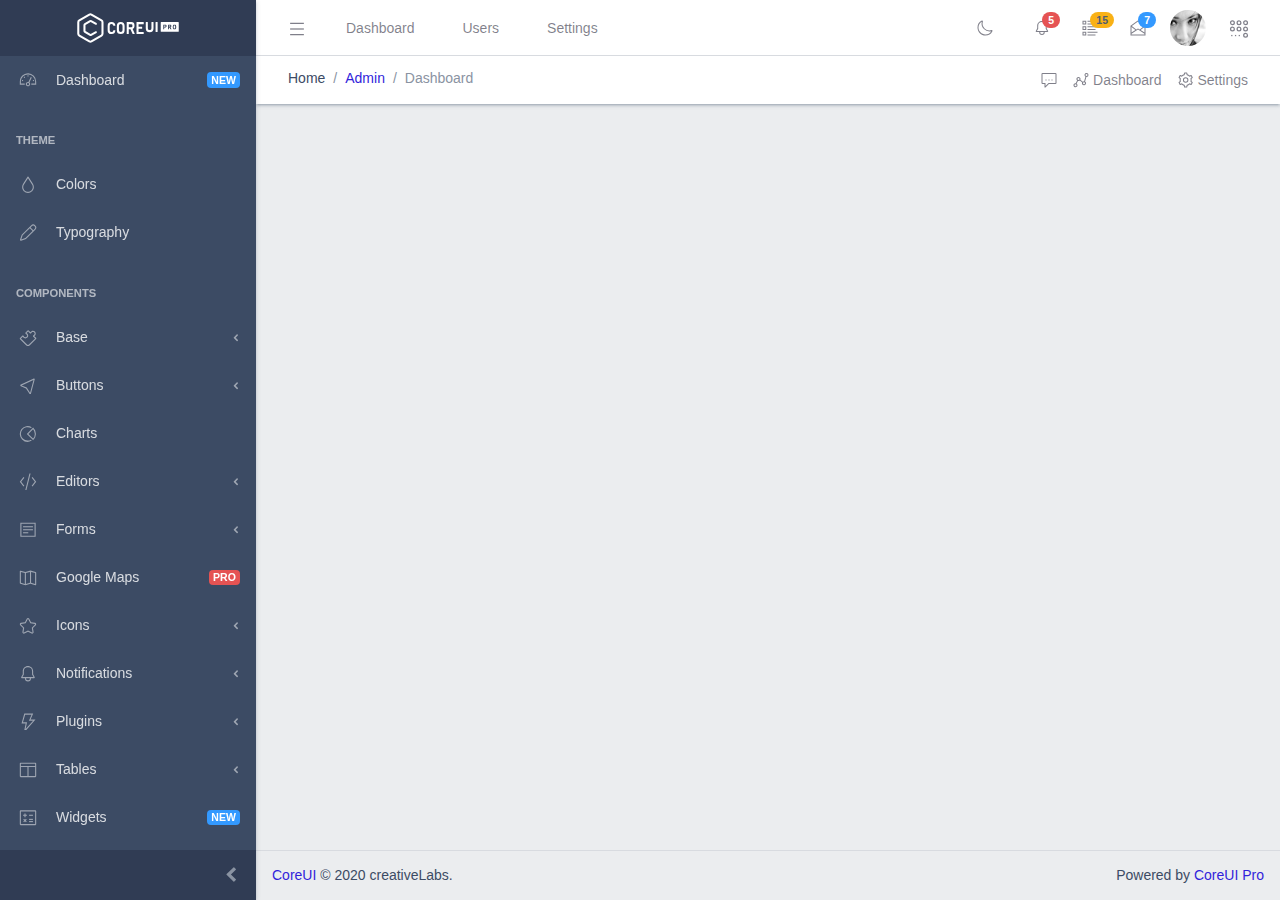
<file: task_manager/template/blank.html>
<!DOCTYPE html>
<!--
* CoreUI Pro based Bootstrap Admin Template
* @version v3.2.0
* @link https://coreui.io/pro/
* Copyright (c) 2020 creativeLabs Łukasz Holeczek
* License (https://coreui.io/pro/license)
-->
<html lang="en">
  <head>
    <base href="./">
    <meta charset="utf-8">
    <meta http-equiv="X-UA-Compatible" content="IE=edge">
    <meta name="viewport" content="width=device-width, initial-scale=1.0, shrink-to-fit=no">
    <meta name="description" content="CoreUI - Open Source Bootstrap Admin Template">
    <meta name="author" content="Łukasz Holeczek">
    <meta name="keyword" content="Bootstrap,Admin,Template,Open,Source,jQuery,CSS,HTML,RWD,Dashboard">
    <title>CoreUI Pro Bootstrap Admin Template</title>
    <!-- Main styles for this application-->
    <link href="css/style.css" rel="stylesheet">
  </head>
  <body class="c-app c-no-layout-transition">
    <div class="c-sidebar c-sidebar-dark c-sidebar-fixed c-sidebar-lg-show" id="sidebar">
      <div class="c-sidebar-brand d-md-down-none">
        <svg class="c-sidebar-brand-full" width="118" height="46" alt="CoreUI Logo">
          <use xlink:href="assets/brand/coreui-pro.svg#full"></use>
        </svg>
        <svg class="c-sidebar-brand-minimized" width="46" height="46" alt="CoreUI Logo">
          <use xlink:href="assets/brand/coreui-pro.svg#signet"></use>
        </svg>
      </div>
      <ul class="c-sidebar-nav">
        <li class="c-sidebar-nav-item"><a class="c-sidebar-nav-link" href="index.html">
            <svg class="c-sidebar-nav-icon">
              <use xlink:href="vendors/@coreui/icons/svg/free.svg#cil-speedometer"></use>
            </svg> Dashboard<span class="badge badge-info">NEW</span></a></li>
        <li class="c-sidebar-nav-title">Theme</li>
        <li class="c-sidebar-nav-item"><a class="c-sidebar-nav-link" href="colors.html">
            <svg class="c-sidebar-nav-icon">
              <use xlink:href="vendors/@coreui/icons/svg/free.svg#cil-drop"></use>
            </svg> Colors</a></li>
        <li class="c-sidebar-nav-item"><a class="c-sidebar-nav-link" href="typography.html">
            <svg class="c-sidebar-nav-icon">
              <use xlink:href="vendors/@coreui/icons/svg/free.svg#cil-pencil"></use>
            </svg> Typography</a></li>
        <li class="c-sidebar-nav-title">Components</li>
        <li class="c-sidebar-nav-dropdown"><a class="c-sidebar-nav-dropdown-toggle" href="#">
            <svg class="c-sidebar-nav-icon">
              <use xlink:href="vendors/@coreui/icons/svg/free.svg#cil-puzzle"></use>
            </svg> Base</a>
          <ul class="c-sidebar-nav-dropdown-items">
            <li class="c-sidebar-nav-item"><a class="c-sidebar-nav-link" href="base/breadcrumb.html"> Breadcrumb</a></li>
            <li class="c-sidebar-nav-item"><a class="c-sidebar-nav-link" href="base/cards.html"> Cards</a></li>
            <li class="c-sidebar-nav-item"><a class="c-sidebar-nav-link" href="base/carousel.html"> Carousel</a></li>
            <li class="c-sidebar-nav-item"><a class="c-sidebar-nav-link" href="base/collapse.html"> Collapse</a></li>
            <li class="c-sidebar-nav-item"><a class="c-sidebar-nav-link" href="base/jumbotron.html"> Jumbotron</a></li>
            <li class="c-sidebar-nav-item"><a class="c-sidebar-nav-link" href="base/list-group.html"> List group</a></li>
            <li class="c-sidebar-nav-item"><a class="c-sidebar-nav-link" href="base/navs.html"> Navs</a></li>
            <li class="c-sidebar-nav-item"><a class="c-sidebar-nav-link" href="base/pagination.html"> Pagination</a></li>
            <li class="c-sidebar-nav-item"><a class="c-sidebar-nav-link" href="base/popovers.html"> Popovers</a></li>
            <li class="c-sidebar-nav-item"><a class="c-sidebar-nav-link" href="base/progress.html"> Progress</a></li>
            <li class="c-sidebar-nav-item"><a class="c-sidebar-nav-link" href="base/scrollspy.html"> Scrollspy</a></li>
            <li class="c-sidebar-nav-item"><a class="c-sidebar-nav-link" href="base/switches.html"> Switches</a></li>
            <li class="c-sidebar-nav-item"><a class="c-sidebar-nav-link" href="base/tabs.html"> Tabs</a></li>
            <li class="c-sidebar-nav-item"><a class="c-sidebar-nav-link" href="base/tooltips.html"> Tooltips</a></li>
          </ul>
        </li>
        <li class="c-sidebar-nav-dropdown"><a class="c-sidebar-nav-dropdown-toggle" href="#">
            <svg class="c-sidebar-nav-icon">
              <use xlink:href="vendors/@coreui/icons/svg/free.svg#cil-cursor"></use>
            </svg> Buttons</a>
          <ul class="c-sidebar-nav-dropdown-items">
            <li class="c-sidebar-nav-item"><a class="c-sidebar-nav-link" href="buttons/buttons.html"> Buttons</a></li>
            <li class="c-sidebar-nav-item"><a class="c-sidebar-nav-link" href="buttons/brand-buttons.html"> Brand Buttons</a></li>
            <li class="c-sidebar-nav-item"><a class="c-sidebar-nav-link" href="buttons/button-group.html"> Buttons Group</a></li>
            <li class="c-sidebar-nav-item"><a class="c-sidebar-nav-link" href="buttons/dropdowns.html"> Dropdowns</a></li>
            <li class="c-sidebar-nav-item"><a class="c-sidebar-nav-link" href="buttons/loading-buttons.html"> Loading Buttons<span class="badge badge-danger">PRO</span><span class="badge badge-success">NEW</span></a></li>
          </ul>
        </li>
        <li class="c-sidebar-nav-item"><a class="c-sidebar-nav-link" href="charts.html">
            <svg class="c-sidebar-nav-icon">
              <use xlink:href="vendors/@coreui/icons/svg/free.svg#cil-chart-pie"></use>
            </svg> Charts</a></li>
        <li class="c-sidebar-nav-dropdown"><a class="c-sidebar-nav-dropdown-toggle" href="#">
            <svg class="c-sidebar-nav-icon">
              <use xlink:href="vendors/@coreui/icons/svg/free.svg#cil-code"></use>
            </svg> Editors</a>
          <ul class="c-sidebar-nav-dropdown-items">
            <li class="c-sidebar-nav-item"><a class="c-sidebar-nav-link" href="editors/code-editor.html">
                <svg class="c-sidebar-nav-icon">
                  <use xlink:href="vendors/@coreui/icons/svg/free.svg#cil-notes"></use>
                </svg> Code Editor<span class="badge badge-danger">PRO</span></a></li>
            <li class="c-sidebar-nav-item"><a class="c-sidebar-nav-link" href="editors/markdown-editor.html">
                <svg class="c-sidebar-nav-icon">
                  <use xlink:href="vendors/@coreui/icons/svg/free.svg#cil-code"></use>
                </svg> Markdown<span class="badge badge-danger">PRO</span></a></li>
            <li class="c-sidebar-nav-item"><a class="c-sidebar-nav-link" href="editors/text-editor.html">
                <svg class="c-sidebar-nav-icon">
                  <use xlink:href="vendors/@coreui/icons/svg/free.svg#cil-notes"></use>
                </svg> Rich Text Editor<span class="badge badge-danger">PRO</span></a></li>
          </ul>
        </li>
        <li class="c-sidebar-nav-dropdown"><a class="c-sidebar-nav-dropdown-toggle" href="#">
            <svg class="c-sidebar-nav-icon">
              <use xlink:href="vendors/@coreui/icons/svg/free.svg#cil-notes"></use>
            </svg> Forms</a>
          <ul class="c-sidebar-nav-dropdown-items">
            <li class="c-sidebar-nav-item"><a class="c-sidebar-nav-link" href="forms/basic-forms.html"> Basic Forms</a></li>
            <li class="c-sidebar-nav-item"><a class="c-sidebar-nav-link" href="forms/multi-select.html"> Multi Select<span class="badge badge-danger">PRO</span><span class="badge badge-success">NEW</span></a></li>
            <li class="c-sidebar-nav-item"><a class="c-sidebar-nav-link" href="forms/advanced-forms.html"> Advanced<span class="badge badge-danger">PRO</span></a></li>
            <li class="c-sidebar-nav-item"><a class="c-sidebar-nav-link" href="forms/validation.html"> Validation<span class="badge badge-danger">PRO</span></a></li>
          </ul>
        </li>
        <li class="c-sidebar-nav-item"><a class="c-sidebar-nav-link" href="google-maps.html">
            <svg class="c-sidebar-nav-icon">
              <use xlink:href="vendors/@coreui/icons/svg/free.svg#cil-map"></use>
            </svg> Google Maps<span class="badge badge-danger">PRO</span></a></li>
        <li class="c-sidebar-nav-dropdown"><a class="c-sidebar-nav-dropdown-toggle" href="#">
            <svg class="c-sidebar-nav-icon">
              <use xlink:href="vendors/@coreui/icons/svg/free.svg#cil-star"></use>
            </svg> Icons</a>
          <ul class="c-sidebar-nav-dropdown-items">
            <li class="c-sidebar-nav-item"><a class="c-sidebar-nav-link" href="icons/coreui-icons-free.html"> CoreUI Icons<span class="badge badge-success">Free</span></a></li>
            <li class="c-sidebar-nav-item"><a class="c-sidebar-nav-link" href="icons/coreui-icons-brand.html"> CoreUI Icons - Brand</a></li>
            <li class="c-sidebar-nav-item"><a class="c-sidebar-nav-link" href="icons/coreui-icons-flag.html"> CoreUI Icons - Flag</a></li>
          </ul>
        </li>
        <li class="c-sidebar-nav-dropdown"><a class="c-sidebar-nav-dropdown-toggle" href="#">
            <svg class="c-sidebar-nav-icon">
              <use xlink:href="vendors/@coreui/icons/svg/free.svg#cil-bell"></use>
            </svg> Notifications</a>
          <ul class="c-sidebar-nav-dropdown-items">
            <li class="c-sidebar-nav-item"><a class="c-sidebar-nav-link" href="notifications/alerts.html"> Alerts</a></li>
            <li class="c-sidebar-nav-item"><a class="c-sidebar-nav-link" href="notifications/badge.html"> Badge</a></li>
            <li class="c-sidebar-nav-item"><a class="c-sidebar-nav-link" href="notifications/modals.html"> Modals</a></li>
            <li class="c-sidebar-nav-item"><a class="c-sidebar-nav-link" href="notifications/toastr.html"> Toastr<span class="badge badge-danger">PRO</span></a></li>
          </ul>
        </li>
        <li class="c-sidebar-nav-dropdown"><a class="c-sidebar-nav-dropdown-toggle" href="#">
            <svg class="c-sidebar-nav-icon">
              <use xlink:href="vendors/@coreui/icons/svg/free.svg#cil-bolt"></use>
            </svg> Plugins</a>
          <ul class="c-sidebar-nav-dropdown-items">
            <li class="c-sidebar-nav-item"><a class="c-sidebar-nav-link" href="plugins/calendar.html">
                <svg class="c-sidebar-nav-icon">
                  <use xlink:href="vendors/@coreui/icons/svg/free.svg#cil-calendar"></use>
                </svg> Calendar<span class="badge badge-danger">PRO</span></a></li>
            <li class="c-sidebar-nav-item"><a class="c-sidebar-nav-link" href="plugins/draggable-cards.html">
                <svg class="c-sidebar-nav-icon">
                  <use xlink:href="vendors/@coreui/icons/svg/free.svg#cil-cursor-move"></use>
                </svg> Draggable<span class="badge badge-danger">PRO</span></a></li>
            <li class="c-sidebar-nav-item"><a class="c-sidebar-nav-link" href="plugins/ladda-buttons.html">
                <svg class="c-sidebar-nav-icon">
                  <use xlink:href="vendors/@coreui/icons/svg/free.svg#cil-cursor-move"></use>
                </svg> Ladda Buttons<span class="badge badge-danger">PRO</span></a></li>
            <li class="c-sidebar-nav-item"><a class="c-sidebar-nav-link" href="plugins/spinners.html">
                <svg class="c-sidebar-nav-icon">
                  <use xlink:href="vendors/@coreui/icons/svg/free.svg#cil-sync"></use>
                </svg> Spinners<span class="badge badge-danger">PRO</span></a></li>
          </ul>
        </li>
        <li class="c-sidebar-nav-dropdown"><a class="c-sidebar-nav-dropdown-toggle" href="#">
            <svg class="c-sidebar-nav-icon">
              <use xlink:href="vendors/@coreui/icons/svg/free.svg#cil-columns"></use>
            </svg> Tables</a>
          <ul class="c-sidebar-nav-dropdown-items">
            <li class="c-sidebar-nav-item"><a class="c-sidebar-nav-link" href="tables/tables.html"> Standard Tables</a></li>
            <li class="c-sidebar-nav-item"><a class="c-sidebar-nav-link" href="tables/datatables.html"> DataTables<span class="badge badge-danger">PRO</span></a></li>
          </ul>
        </li>
        <li class="c-sidebar-nav-item"><a class="c-sidebar-nav-link" href="widgets.html">
            <svg class="c-sidebar-nav-icon">
              <use xlink:href="vendors/@coreui/icons/svg/free.svg#cil-calculator"></use>
            </svg> Widgets<span class="badge badge-info">NEW</span></a></li>
        <li class="c-sidebar-nav-divider"></li>
        <li class="c-sidebar-nav-title">Extras</li>
        <li class="c-sidebar-nav-dropdown"><a class="c-sidebar-nav-dropdown-toggle" href="#">
            <svg class="c-sidebar-nav-icon">
              <use xlink:href="vendors/@coreui/icons/svg/free.svg#cil-star"></use>
            </svg> Pages</a>
          <ul class="c-sidebar-nav-dropdown-items">
            <li class="c-sidebar-nav-item"><a class="c-sidebar-nav-link" href="login.html" target="_top">
                <svg class="c-sidebar-nav-icon">
                  <use xlink:href="vendors/@coreui/icons/svg/free.svg#cil-account-logout"></use>
                </svg> Login</a></li>
            <li class="c-sidebar-nav-item"><a class="c-sidebar-nav-link" href="register.html" target="_top">
                <svg class="c-sidebar-nav-icon">
                  <use xlink:href="vendors/@coreui/icons/svg/free.svg#cil-account-logout"></use>
                </svg> Register</a></li>
            <li class="c-sidebar-nav-item"><a class="c-sidebar-nav-link" href="404.html" target="_top">
                <svg class="c-sidebar-nav-icon">
                  <use xlink:href="vendors/@coreui/icons/svg/free.svg#cil-bug"></use>
                </svg> Error 404</a></li>
            <li class="c-sidebar-nav-item"><a class="c-sidebar-nav-link" href="500.html" target="_top">
                <svg class="c-sidebar-nav-icon">
                  <use xlink:href="vendors/@coreui/icons/svg/free.svg#cil-bug"></use>
                </svg> Error 500</a></li>
          </ul>
        </li>
        <li class="c-sidebar-nav-dropdown"><a class="c-sidebar-nav-dropdown-toggle" href="#">
            <svg class="c-sidebar-nav-icon">
              <use xlink:href="vendors/@coreui/icons/svg/free.svg#cil-layers"></use>
            </svg> Apps</a>
          <ul class="c-sidebar-nav-dropdown-items">
            <li class="c-sidebar-nav-dropdown"><a class="c-sidebar-nav-dropdown-toggle" href="#">
                <svg class="c-sidebar-nav-icon">
                  <use xlink:href="vendors/@coreui/icons/svg/free.svg#cil-description"></use>
                </svg> Invoicing</a>
              <ul class="c-sidebar-nav-dropdown-items">
                <li class="c-sidebar-nav-item"><a class="c-sidebar-nav-link" href="apps/invoicing/invoice.html"> Invoice<span class="badge badge-danger">PRO</span></a></li>
              </ul>
            </li>
            <li class="c-sidebar-nav-dropdown"><a class="c-sidebar-nav-dropdown-toggle" href="#">
                <svg class="c-sidebar-nav-icon">
                  <use xlink:href="vendors/@coreui/icons/svg/free.svg#cil-envelope-open"></use>
                </svg> Email</a>
              <ul class="c-sidebar-nav-dropdown-items">
                <li class="c-sidebar-nav-item"><a class="c-sidebar-nav-link" href="apps/email/inbox.html"> Inbox<span class="badge badge-danger">PRO</span></a></li>
                <li class="c-sidebar-nav-item"><a class="c-sidebar-nav-link" href="apps/email/message.html"> Message<span class="badge badge-danger">PRO</span></a></li>
                <li class="c-sidebar-nav-item"><a class="c-sidebar-nav-link" href="apps/email/compose.html"> Compose<span class="badge badge-danger">PRO</span></a></li>
              </ul>
            </li>
          </ul>
        </li>
        <li class="c-sidebar-nav-divider"></li>
        <li class="c-sidebar-nav-title">Labels</li>
        <li class="c-sidebar-nav-item c-d-compact-none c-d-minimized-none"><a class="c-sidebar-nav-label" href="#">
            <svg class="c-sidebar-nav-icon text-danger">
              <use xlink:href="vendors/@coreui/icons/svg/free.svg#cil-bookmark"></use>
            </svg> Label danger</a></li>
        <li class="c-sidebar-nav-item c-d-compact-none c-d-minimized-none"><a class="c-sidebar-nav-label" href="#">
            <svg class="c-sidebar-nav-icon text-info">
              <use xlink:href="vendors/@coreui/icons/svg/free.svg#cil-bookmark"></use>
            </svg> Label info</a></li>
        <li class="c-sidebar-nav-item c-d-compact-none c-d-minimized-none"><a class="c-sidebar-nav-label" href="#">
            <svg class="c-sidebar-nav-icon text-warning">
              <use xlink:href="vendors/@coreui/icons/svg/free.svg#cil-bookmark"></use>
            </svg> Label warning</a></li>
        <li class="c-sidebar-nav-divider"></li>
        <li class="c-sidebar-nav-title">System Utilization</li>
        <li class="c-sidebar-nav-item px-3 c-d-compact-none c-d-minimized-none">
          <div class="text-uppercase mb-1"><small><b>CPU Usage</b></small></div>
          <div class="progress progress-xs">
            <div class="progress-bar bg-info" role="progressbar" style="width: 25%" aria-valuenow="25" aria-valuemin="0" aria-valuemax="100"></div>
          </div><small class="text-muted">348 Processes. 1/4 Cores.</small>
        </li>
        <li class="c-sidebar-nav-item px-3 c-d-compact-none c-d-minimized-none">
          <div class="text-uppercase mb-1"><small><b>Memory Usage</b></small></div>
          <div class="progress progress-xs">
            <div class="progress-bar bg-warning" role="progressbar" style="width: 70%" aria-valuenow="70" aria-valuemin="0" aria-valuemax="100"></div>
          </div><small class="text-muted">11444GB/16384MB</small>
        </li>
        <li class="c-sidebar-nav-item px-3 mb-3 c-d-compact-none c-d-minimized-none">
          <div class="text-uppercase mb-1"><small><b>SSD 1 Usage</b></small></div>
          <div class="progress progress-xs">
            <div class="progress-bar bg-danger" role="progressbar" style="width: 95%" aria-valuenow="95" aria-valuemin="0" aria-valuemax="100"></div>
          </div><small class="text-muted">243GB/256GB</small>
        </li>
      </ul>
      <button class="c-sidebar-minimizer c-class-toggler" type="button" data-target="_parent" data-class="c-sidebar-unfoldable"></button>
    </div>
    <div class="c-sidebar c-sidebar-lg c-sidebar-light c-sidebar-right c-sidebar-overlaid" id="aside">
      <button class="c-sidebar-close c-class-toggler" type="button" data-target="_parent" data-class="c-sidebar-show" responsive="true">
        <svg class="c-icon">
          <use xlink:href="vendors/@coreui/icons/svg/free.svg#cil-x"></use>
        </svg>
      </button>
      <ul class="nav nav-tabs nav-underline nav-underline-primary" role="tablist">
        <li class="nav-item"><a class="nav-link active" data-toggle="tab" href="#timeline" role="tab">
            <svg class="c-icon">
              <use xlink:href="vendors/@coreui/icons/svg/free.svg#cil-list"></use>
            </svg></a></li>
        <li class="nav-item"><a class="nav-link" data-toggle="tab" href="#messages" role="tab">
            <svg class="c-icon">
              <use xlink:href="vendors/@coreui/icons/svg/free.svg#cil-speech"></use>
            </svg></a></li>
        <li class="nav-item"><a class="nav-link" data-toggle="tab" href="#settings" role="tab">
            <svg class="c-icon">
              <use xlink:href="vendors/@coreui/icons/svg/free.svg#cil-settings"></use>
            </svg></a></li>
      </ul>
      <!-- Tab panes-->
      <div class="tab-content">
        <div class="tab-pane active" id="timeline" role="tabpanel">
          <div class="list-group list-group-accent">
            <div class="list-group-item list-group-item-accent-secondary bg-light text-center font-weight-bold text-muted text-uppercase c-small">Today</div>
            <div class="list-group-item list-group-item-accent-warning list-group-item-divider">
              <div class="c-avatar float-right"><img class="c-avatar-img" src="assets/img/avatars/7.jpg" alt="user@email.com"></div>
              <div>Meeting with <strong>Lucas</strong></div><small class="text-muted mr-3">
                <svg class="c-icon">
                  <use xlink:href="vendors/@coreui/icons/svg/free.svg#cil-calendar"></use>
                </svg>&nbsp; 1 - 3pm</small><small class="text-muted">
                <svg class="c-icon">
                  <use xlink:href="vendors/@coreui/icons/svg/free.svg#cil-location-pin"></use>
                </svg>&nbsp; Palo Alto, CA</small>
            </div>
            <div class="list-group-item list-group-item-accent-info">
              <div class="c-avatar float-right"><img class="c-avatar-img" src="assets/img/avatars/4.jpg" alt="user@email.com"></div>
              <div>Skype with <strong>Megan</strong></div><small class="text-muted mr-3">
                <svg class="c-icon">
                  <use xlink:href="vendors/@coreui/icons/svg/free.svg#cil-calendar"></use>
                </svg>&nbsp; 4 - 5pm</small><small class="text-muted">
                <svg class="c-icon">
                  <use xlink:href="vendors/@coreui/icons/svg/brand.svg#cib-skype"></use>
                </svg>&nbsp; On-line</small>
            </div>
            <div class="list-group-item list-group-item-accent-secondary bg-light text-center font-weight-bold text-muted text-uppercase c-small">Tomorrow</div>
            <div class="list-group-item list-group-item-accent-danger list-group-item-divider">
              <div>New UI Project - <strong>deadline</strong></div><small class="text-muted mr-3">
                <svg class="c-icon">
                  <use xlink:href="vendors/@coreui/icons/svg/free.svg#cil-calendar"></use>
                </svg>&nbsp; 10 - 11pm</small><small class="text-muted">
                <svg class="c-icon">
                  <use xlink:href="vendors/@coreui/icons/svg/free.svg#cil-home"></use>
                </svg>&nbsp; creativeLabs HQ</small>
              <div class="c-avatars-stack mt-2">
                <div class="c-avatar c-avatar-xs"><img class="c-avatar-img" src="assets/img/avatars/2.jpg" alt="user@email.com"></div>
                <div class="c-avatar c-avatar-xs"><img class="c-avatar-img" src="assets/img/avatars/3.jpg" alt="user@email.com"></div>
                <div class="c-avatar c-avatar-xs"><img class="c-avatar-img" src="assets/img/avatars/4.jpg" alt="user@email.com"></div>
                <div class="c-avatar c-avatar-xs"><img class="c-avatar-img" src="assets/img/avatars/5.jpg" alt="user@email.com"></div>
                <div class="c-avatar c-avatar-xs"><img class="c-avatar-img" src="assets/img/avatars/6.jpg" alt="user@email.com"></div>
              </div>
            </div>
            <div class="list-group-item list-group-item-accent-success list-group-item-divider">
              <div><strong>#10 Startups.Garden</strong> Meetup</div><small class="text-muted mr-3">
                <svg class="c-icon">
                  <use xlink:href="vendors/@coreui/icons/svg/free.svg#cil-calendar"></use>
                </svg>&nbsp; 1 - 3pm</small><small class="text-muted">
                <svg class="c-icon">
                  <use xlink:href="vendors/@coreui/icons/svg/free.svg#cil-location-pin"></use>
                </svg>&nbsp; Palo Alto, CA</small>
            </div>
            <div class="list-group-item list-group-item-accent-primary list-group-item-divider">
              <div><strong>Team meeting</strong></div><small class="text-muted mr-3">
                <svg class="c-icon">
                  <use xlink:href="vendors/@coreui/icons/svg/free.svg#cil-calendar"></use>
                </svg>&nbsp; 4 - 6pm</small><small class="text-muted">
                <svg class="c-icon">
                  <use xlink:href="vendors/@coreui/icons/svg/free.svg#cil-home"></use>
                </svg>&nbsp; creativeLabs HQ</small>
              <div class="c-avatars-stack mt-2">
                <div class="c-avatar c-avatar-xs"><img class="c-avatar-img" src="assets/img/avatars/2.jpg" alt="user@email.com"></div>
                <div class="c-avatar c-avatar-xs"><img class="c-avatar-img" src="assets/img/avatars/3.jpg" alt="user@email.com"></div>
                <div class="c-avatar c-avatar-xs"><img class="c-avatar-img" src="assets/img/avatars/4.jpg" alt="user@email.com"></div>
                <div class="c-avatar c-avatar-xs"><img class="c-avatar-img" src="assets/img/avatars/5.jpg" alt="user@email.com"></div>
                <div class="c-avatar c-avatar-xs"><img class="c-avatar-img" src="assets/img/avatars/6.jpg" alt="user@email.com"></div>
                <div class="c-avatar c-avatar-xs"><img class="c-avatar-img" src="assets/img/avatars/7.jpg" alt="user@email.com"></div>
                <div class="c-avatar c-avatar-xs"><img class="c-avatar-img" src="assets/img/avatars/8.jpg" alt="user@email.com"></div>
              </div>
            </div>
          </div>
        </div>
        <div class="tab-pane p-3" id="messages" role="tabpanel">
          <div class="message">
            <div class="py-3 pb-5 mr-3 float-left">
              <div class="c-avatar"><img class="c-avatar-img" src="assets/img/avatars/7.jpg" alt="user@email.com"><span class="c-avatar-status bg-success"></span></div>
            </div>
            <div><small class="text-muted">Lukasz Holeczek</small><small class="text-muted float-right mt-1">1:52 PM</small></div>
            <div class="text-truncate font-weight-bold">Lorem ipsum dolor sit amet</div><small class="text-muted">Lorem ipsum dolor sit amet, consectetur adipisicing elit, sed do eiusmod tempor incididunt...</small>
          </div>
          <hr>
          <div class="message">
            <div class="py-3 pb-5 mr-3 float-left">
              <div class="c-avatar"><img class="c-avatar-img" src="assets/img/avatars/7.jpg" alt="user@email.com"><span class="c-avatar-status bg-success"></span></div>
            </div>
            <div><small class="text-muted">Lukasz Holeczek</small><small class="text-muted float-right mt-1">1:52 PM</small></div>
            <div class="text-truncate font-weight-bold">Lorem ipsum dolor sit amet</div><small class="text-muted">Lorem ipsum dolor sit amet, consectetur adipisicing elit, sed do eiusmod tempor incididunt...</small>
          </div>
          <hr>
          <div class="message">
            <div class="py-3 pb-5 mr-3 float-left">
              <div class="c-avatar"><img class="c-avatar-img" src="assets/img/avatars/7.jpg" alt="user@email.com"><span class="c-avatar-status bg-success"></span></div>
            </div>
            <div><small class="text-muted">Lukasz Holeczek</small><small class="text-muted float-right mt-1">1:52 PM</small></div>
            <div class="text-truncate font-weight-bold">Lorem ipsum dolor sit amet</div><small class="text-muted">Lorem ipsum dolor sit amet, consectetur adipisicing elit, sed do eiusmod tempor incididunt...</small>
          </div>
          <hr>
          <div class="message">
            <div class="py-3 pb-5 mr-3 float-left">
              <div class="c-avatar"><img class="c-avatar-img" src="assets/img/avatars/7.jpg" alt="user@email.com"><span class="c-avatar-status bg-success"></span></div>
            </div>
            <div><small class="text-muted">Lukasz Holeczek</small><small class="text-muted float-right mt-1">1:52 PM</small></div>
            <div class="text-truncate font-weight-bold">Lorem ipsum dolor sit amet</div><small class="text-muted">Lorem ipsum dolor sit amet, consectetur adipisicing elit, sed do eiusmod tempor incididunt...</small>
          </div>
          <hr>
          <div class="message">
            <div class="py-3 pb-5 mr-3 float-left">
              <div class="c-avatar"><img class="c-avatar-img" src="assets/img/avatars/7.jpg" alt="user@email.com"><span class="c-avatar-status bg-success"></span></div>
            </div>
            <div><small class="text-muted">Lukasz Holeczek</small><small class="text-muted float-right mt-1">1:52 PM</small></div>
            <div class="text-truncate font-weight-bold">Lorem ipsum dolor sit amet</div><small class="text-muted">Lorem ipsum dolor sit amet, consectetur adipisicing elit, sed do eiusmod tempor incididunt...</small>
          </div>
        </div>
        <div class="tab-pane p-3" id="settings" role="tabpanel">
          <h6>Settings</h6>
          <div class="c-aside-options">
            <div class="clearfix mt-4"><small><b>Option 1</b></small>
              <label class="c-switch c-switch-label c-switch-pill c-switch-success c-switch-sm float-right">
                <input class="c-switch-input" type="checkbox" checked=""><span class="c-switch-slider" data-checked="On" data-unchecked="Off"></span>
              </label>
            </div>
            <div><small class="text-muted">Lorem ipsum dolor sit amet, consectetur adipisicing elit, sed do eiusmod tempor incididunt ut labore et dolore magna aliqua.</small></div>
          </div>
          <div class="c-aside-options">
            <div class="clearfix mt-3"><small><b>Option 2</b></small>
              <label class="c-switch c-switch-label c-switch-pill c-switch-success c-switch-sm float-right">
                <input class="c-switch-input" type="checkbox"><span class="c-switch-slider" data-checked="On" data-unchecked="Off"></span>
              </label>
            </div>
            <div><small class="text-muted">Lorem ipsum dolor sit amet, consectetur adipisicing elit, sed do eiusmod tempor incididunt ut labore et dolore magna aliqua.</small></div>
          </div>
          <div class="c-aside-options">
            <div class="clearfix mt-3"><small><b>Option 3</b></small>
              <label class="c-switch c-switch-label c-switch-pill c-switch-success c-switch-sm float-right">
                <input class="c-switch-input" type="checkbox"><span class="c-switch-slider" data-checked="On" data-unchecked="Off"></span>
              </label>
            </div>
          </div>
          <div class="c-aside-options">
            <div class="clearfix mt-3"><small><b>Option 4</b></small>
              <label class="c-switch c-switch-label c-switch-pill c-switch-success c-switch-sm float-right">
                <input class="c-switch-input" type="checkbox" checked=""><span class="c-switch-slider" data-checked="On" data-unchecked="Off"></span>
              </label>
            </div>
          </div>
          <hr>
          <h6>System Utilization</h6>
          <div class="text-uppercase mb-1 mt-4"><small><b>CPU Usage</b></small></div>
          <div class="progress progress-xs">
            <div class="progress-bar bg-info" role="progressbar" style="width: 25%" aria-valuenow="25" aria-valuemin="0" aria-valuemax="100"></div>
          </div><small class="text-muted">348 Processes. 1/4 Cores.</small>
          <div class="text-uppercase mb-1 mt-2"><small><b>Memory Usage</b></small></div>
          <div class="progress progress-xs">
            <div class="progress-bar bg-warning" role="progressbar" style="width: 70%" aria-valuenow="70" aria-valuemin="0" aria-valuemax="100"></div>
          </div><small class="text-muted">11444GB/16384MB</small>
          <div class="text-uppercase mb-1 mt-2"><small><b>SSD 1 Usage</b></small></div>
          <div class="progress progress-xs">
            <div class="progress-bar bg-danger" role="progressbar" style="width: 95%" aria-valuenow="95" aria-valuemin="0" aria-valuemax="100"></div>
          </div><small class="text-muted">243GB/256GB</small>
          <div class="text-uppercase mb-1 mt-2"><small><b>SSD 2 Usage</b></small></div>
          <div class="progress progress-xs">
            <div class="progress-bar bg-success" role="progressbar" style="width: 10%" aria-valuenow="10" aria-valuemin="0" aria-valuemax="100"></div>
          </div><small class="text-muted">25GB/256GB</small>
        </div>
      </div>
    </div>
    <div class="c-wrapper">
      <header class="c-header c-header-light c-header-fixed">
        <button class="c-header-toggler c-class-toggler d-lg-none mfe-auto" type="button" data-target="#sidebar" data-class="c-sidebar-show">
          <svg class="c-icon c-icon-lg">
            <use xlink:href="vendors/@coreui/icons/svg/free.svg#cil-menu"></use>
          </svg>
        </button><a class="c-header-brand d-lg-none c-header-brand-sm-up-center" href="#">
          <svg width="118" height="46" alt="CoreUI Logo">
            <use xlink:href="assets/brand/coreui-pro.svg#full"></use>
          </svg></a>
        <button class="c-header-toggler c-class-toggler mfs-3 d-md-down-none" type="button" data-target="#sidebar" data-class="c-sidebar-lg-show" responsive="true">
          <svg class="c-icon c-icon-lg">
            <use xlink:href="vendors/@coreui/icons/svg/free.svg#cil-menu"></use>
          </svg>
        </button>
        <ul class="c-header-nav d-md-down-none">
          <li class="c-header-nav-item px-3"><a class="c-header-nav-link" href="#">Dashboard</a></li>
          <li class="c-header-nav-item px-3"><a class="c-header-nav-link" href="#">Users</a></li>
          <li class="c-header-nav-item px-3"><a class="c-header-nav-link" href="#">Settings</a></li>
        </ul>
        <ul class="c-header-nav mfs-auto">
          <li class="c-header-nav-item px-3 c-d-legacy-none">
            <button class="c-class-toggler c-header-nav-btn" type="button" id="header-tooltip" data-target="body" data-class="c-dark-theme" data-toggle="c-tooltip" data-placement="bottom" title="Toggle Light/Dark Mode">
              <svg class="c-icon c-d-dark-none">
                <use xlink:href="vendors/@coreui/icons/svg/free.svg#cil-moon"></use>
              </svg>
              <svg class="c-icon c-d-default-none">
                <use xlink:href="vendors/@coreui/icons/svg/free.svg#cil-sun"></use>
              </svg>
            </button>
          </li>
        </ul>
        <ul class="c-header-nav">
          <li class="c-header-nav-item dropdown d-md-down-none mx-2"><a class="c-header-nav-link" data-toggle="dropdown" href="#" role="button" aria-haspopup="true" aria-expanded="false">
              <svg class="c-icon">
                <use xlink:href="vendors/@coreui/icons/svg/free.svg#cil-bell"></use>
              </svg><span class="badge badge-pill badge-danger">5</span></a>
            <div class="dropdown-menu dropdown-menu-right dropdown-menu-lg pt-0">
              <div class="dropdown-header bg-light"><strong>You have 5 notifications</strong></div><a class="dropdown-item" href="#">
                <svg class="c-icon mfe-2 text-success">
                  <use xlink:href="vendors/@coreui/icons/svg/free.svg#cil-user-follow"></use>
                </svg> New user registered</a><a class="dropdown-item" href="#">
                <svg class="c-icon mfe-2 text-danger">
                  <use xlink:href="vendors/@coreui/icons/svg/free.svg#cil-user-unfollow"></use>
                </svg> User deleted</a><a class="dropdown-item" href="#">
                <svg class="c-icon mfe-2 text-info">
                  <use xlink:href="vendors/@coreui/icons/svg/free.svg#cil-chart"></use>
                </svg> Sales report is ready</a><a class="dropdown-item" href="#">
                <svg class="c-icon mfe-2 text-success">
                  <use xlink:href="vendors/@coreui/icons/svg/free.svg#cil-basket"></use>
                </svg> New client</a><a class="dropdown-item" href="#">
                <svg class="c-icon mfe-2 text-warning">
                  <use xlink:href="vendors/@coreui/icons/svg/free.svg#cil-speedometer"></use>
                </svg> Server overloaded</a>
              <div class="dropdown-header bg-light"><strong>Server</strong></div><a class="dropdown-item d-block" href="#">
                <div class="text-uppercase mb-1"><small><b>CPU Usage</b></small></div><span class="progress progress-xs">
                  <div class="progress-bar bg-info" role="progressbar" style="width: 25%" aria-valuenow="25" aria-valuemin="0" aria-valuemax="100"></div>
                </span><small class="text-muted">348 Processes. 1/4 Cores.</small>
              </a><a class="dropdown-item d-block" href="#">
                <div class="text-uppercase mb-1"><small><b>Memory Usage</b></small></div><span class="progress progress-xs">
                  <div class="progress-bar bg-warning" role="progressbar" style="width: 70%" aria-valuenow="70" aria-valuemin="0" aria-valuemax="100"></div>
                </span><small class="text-muted">11444GB/16384MB</small>
              </a><a class="dropdown-item d-block" href="#">
                <div class="text-uppercase mb-1"><small><b>SSD 1 Usage</b></small></div><span class="progress progress-xs">
                  <div class="progress-bar bg-danger" role="progressbar" style="width: 95%" aria-valuenow="95" aria-valuemin="0" aria-valuemax="100"></div>
                </span><small class="text-muted">243GB/256GB</small>
              </a>
            </div>
          </li>
          <li class="c-header-nav-item dropdown d-md-down-none mx-2"><a class="c-header-nav-link" data-toggle="dropdown" href="#" role="button" aria-haspopup="true" aria-expanded="false">
              <svg class="c-icon">
                <use xlink:href="vendors/@coreui/icons/svg/free.svg#cil-list-rich"></use>
              </svg><span class="badge badge-pill badge-warning">15</span></a>
            <div class="dropdown-menu dropdown-menu-right dropdown-menu-lg pt-0">
              <div class="dropdown-header bg-light"><strong>You have 5 pending tasks</strong></div><a class="dropdown-item d-block" href="#">
                <div class="small mb-1">Upgrade NPM &amp; Bower<span class="float-right"><strong>0%</strong></span></div><span class="progress progress-xs">
                  <div class="progress-bar bg-info" role="progressbar" style="width: 0%" aria-valuenow="0" aria-valuemin="0" aria-valuemax="100"></div>
                </span>
              </a><a class="dropdown-item d-block" href="#">
                <div class="small mb-1">ReactJS Version<span class="float-right"><strong>25%</strong></span></div><span class="progress progress-xs">
                  <div class="progress-bar bg-danger" role="progressbar" style="width: 25%" aria-valuenow="25" aria-valuemin="0" aria-valuemax="100"></div>
                </span>
              </a><a class="dropdown-item d-block" href="#">
                <div class="small mb-1">VueJS Version<span class="float-right"><strong>50%</strong></span></div><span class="progress progress-xs">
                  <div class="progress-bar bg-warning" role="progressbar" style="width: 50%" aria-valuenow="50" aria-valuemin="0" aria-valuemax="100"></div>
                </span>
              </a><a class="dropdown-item d-block" href="#">
                <div class="small mb-1">Add new layouts<span class="float-right"><strong>75%</strong></span></div><span class="progress progress-xs">
                  <div class="progress-bar bg-info" role="progressbar" style="width: 75%" aria-valuenow="75" aria-valuemin="0" aria-valuemax="100"></div>
                </span>
              </a><a class="dropdown-item d-block" href="#">
                <div class="small mb-1">Angular 8 Version<span class="float-right"><strong>100%</strong></span></div><span class="progress progress-xs">
                  <div class="progress-bar bg-success" role="progressbar" style="width: 100%" aria-valuenow="100" aria-valuemin="0" aria-valuemax="100"></div>
                </span>
              </a><a class="dropdown-item text-center border-top" href="#"><strong>View all tasks</strong></a>
            </div>
          </li>
          <li class="c-header-nav-item dropdown d-md-down-none mx-2"><a class="c-header-nav-link" data-toggle="dropdown" href="#" role="button" aria-haspopup="true" aria-expanded="false">
              <svg class="c-icon">
                <use xlink:href="vendors/@coreui/icons/svg/free.svg#cil-envelope-open"></use>
              </svg><span class="badge badge-pill badge-info">7</span></a>
            <div class="dropdown-menu dropdown-menu-right dropdown-menu-lg pt-0">
              <div class="dropdown-header bg-light"><strong>You have 4 messages</strong></div><a class="dropdown-item" href="#">
                <div class="message">
                  <div class="py-3 mfe-3 float-left">
                    <div class="c-avatar"><img class="c-avatar-img" src="assets/img/avatars/7.jpg" alt="user@email.com"><span class="c-avatar-status bg-success"></span></div>
                  </div>
                  <div><small class="text-muted">John Doe</small><small class="text-muted float-right mt-1">Just now</small></div>
                  <div class="text-truncate font-weight-bold"><span class="text-danger">!</span> Important message</div>
                  <div class="small text-muted text-truncate">Lorem ipsum dolor sit amet, consectetur adipisicing elit, sed do eiusmod tempor incididunt...</div>
                </div>
              </a><a class="dropdown-item" href="#">
                <div class="message">
                  <div class="py-3 mfe-3 float-left">
                    <div class="c-avatar"><img class="c-avatar-img" src="assets/img/avatars/6.jpg" alt="user@email.com"><span class="c-avatar-status bg-warning"></span></div>
                  </div>
                  <div><small class="text-muted">John Doe</small><small class="text-muted float-right mt-1">5 minutes ago</small></div>
                  <div class="text-truncate font-weight-bold">Lorem ipsum dolor sit amet</div>
                  <div class="small text-muted text-truncate">Lorem ipsum dolor sit amet, consectetur adipisicing elit, sed do eiusmod tempor incididunt...</div>
                </div>
              </a><a class="dropdown-item" href="#">
                <div class="message">
                  <div class="py-3 mfe-3 float-left">
                    <div class="c-avatar"><img class="c-avatar-img" src="assets/img/avatars/5.jpg" alt="user@email.com"><span class="c-avatar-status bg-danger"></span></div>
                  </div>
                  <div><small class="text-muted">John Doe</small><small class="text-muted float-right mt-1">1:52 PM</small></div>
                  <div class="text-truncate font-weight-bold">Lorem ipsum dolor sit amet</div>
                  <div class="small text-muted text-truncate">Lorem ipsum dolor sit amet, consectetur adipisicing elit, sed do eiusmod tempor incididunt...</div>
                </div>
              </a><a class="dropdown-item" href="#">
                <div class="message">
                  <div class="py-3 mfe-3 float-left">
                    <div class="c-avatar"><img class="c-avatar-img" src="assets/img/avatars/4.jpg" alt="user@email.com"><span class="c-avatar-status bg-info"></span></div>
                  </div>
                  <div><small class="text-muted">John Doe</small><small class="text-muted float-right mt-1">4:03 PM</small></div>
                  <div class="text-truncate font-weight-bold">Lorem ipsum dolor sit amet</div>
                  <div class="small text-muted text-truncate">Lorem ipsum dolor sit amet, consectetur adipisicing elit, sed do eiusmod tempor incididunt...</div>
                </div>
              </a><a class="dropdown-item text-center border-top" href="#"><strong>View all messages</strong></a>
            </div>
          </li>
          <li class="c-header-nav-item dropdown"><a class="c-header-nav-link" data-toggle="dropdown" href="#" role="button" aria-haspopup="true" aria-expanded="false">
              <div class="c-avatar"><img class="c-avatar-img" src="assets/img/avatars/6.jpg" alt="user@email.com"></div>
            </a>
            <div class="dropdown-menu dropdown-menu-right pt-0">
              <div class="dropdown-header bg-light py-2"><strong>Account</strong></div><a class="dropdown-item" href="#">
                <svg class="c-icon mfe-2">
                  <use xlink:href="vendors/@coreui/icons/svg/free.svg#cil-bell"></use>
                </svg> Updates<span class="badge badge-info mfs-auto">42</span></a><a class="dropdown-item" href="#">
                <svg class="c-icon mfe-2">
                  <use xlink:href="vendors/@coreui/icons/svg/free.svg#cil-envelope-open"></use>
                </svg> Messages<span class="badge badge-success mfs-auto">42</span></a><a class="dropdown-item" href="#">
                <svg class="c-icon mfe-2">
                  <use xlink:href="vendors/@coreui/icons/svg/free.svg#cil-task"></use>
                </svg> Tasks<span class="badge badge-danger mfs-auto">42</span></a><a class="dropdown-item" href="#">
                <svg class="c-icon mfe-2">
                  <use xlink:href="vendors/@coreui/icons/svg/free.svg#cil-comment-square"></use>
                </svg> Comments<span class="badge badge-warning mfs-auto">42</span></a>
              <div class="dropdown-header bg-light py-2"><strong>Settings</strong></div><a class="dropdown-item" href="#">
                <svg class="c-icon mfe-2">
                  <use xlink:href="vendors/@coreui/icons/svg/free.svg#cil-user"></use>
                </svg> Profile</a><a class="dropdown-item" href="#">
                <svg class="c-icon mfe-2">
                  <use xlink:href="vendors/@coreui/icons/svg/free.svg#cil-settings"></use>
                </svg> Settings</a><a class="dropdown-item" href="#">
                <svg class="c-icon mfe-2">
                  <use xlink:href="vendors/@coreui/icons/svg/free.svg#cil-credit-card"></use>
                </svg> Payments<span class="badge badge-secondary mfs-auto">42</span></a><a class="dropdown-item" href="#">
                <svg class="c-icon mfe-2">
                  <use xlink:href="vendors/@coreui/icons/svg/free.svg#cil-file"></use>
                </svg> Projects<span class="badge badge-primary mfs-auto">42</span></a>
              <div class="dropdown-divider"></div><a class="dropdown-item" href="#">
                <svg class="c-icon mfe-2">
                  <use xlink:href="vendors/@coreui/icons/svg/free.svg#cil-lock-locked"></use>
                </svg> Lock Account</a><a class="dropdown-item" href="#">
                <svg class="c-icon mfe-2">
                  <use xlink:href="vendors/@coreui/icons/svg/free.svg#cil-account-logout"></use>
                </svg> Logout</a>
            </div>
          </li>
          <button class="c-header-toggler c-class-toggler mfe-md-3" type="button" data-target="#aside" data-class="c-sidebar-show">
            <svg class="c-icon c-icon-lg">
              <use xlink:href="vendors/@coreui/icons/svg/free.svg#cil-applications-settings"></use>
            </svg>
          </button>
        </ul>
        <div class="c-subheader justify-content-between px-3">
          <!-- Breadcrumb-->
          <ol class="breadcrumb border-0 m-0 px-0 px-md-3">
            <li class="breadcrumb-item">Home</li>
            <li class="breadcrumb-item"><a href="#">Admin</a></li>
            <li class="breadcrumb-item active">Dashboard</li>
            <!-- Breadcrumb Menu-->
          </ol>
          <div class="c-subheader-nav d-md-down-none mfe-2"><a class="c-subheader-nav-link" href="#">
              <svg class="c-icon">
                <use xlink:href="vendors/@coreui/icons/svg/free.svg#cil-speech"></use>
              </svg></a><a class="c-subheader-nav-link" href="#">
              <svg class="c-icon">
                <use xlink:href="vendors/@coreui/icons/svg/free.svg#cil-graph"></use>
              </svg> &nbsp;Dashboard</a><a class="c-subheader-nav-link" href="#">
              <svg class="c-icon">
                <use xlink:href="vendors/@coreui/icons/svg/free.svg#cil-settings"></use>
              </svg> &nbsp;Settings</a></div>
        </div>
      </header>
      <div class="c-body">
        <main class="c-main">
          <div class="container-fluid">
            <div class="fade-in"></div>
          </div>
        </main>
      </div>
      <footer class="c-footer">
        <div><a href="https://coreui.io">CoreUI</a> © 2020 creativeLabs.</div>
        <div class="mfs-auto">Powered by&nbsp;<a href="https://coreui.io/pro/">CoreUI Pro</a></div>
      </footer>
    </div>
    <!-- CoreUI and necessary plugins-->
    <script src="vendors/@coreui/coreui-pro/js/coreui.bundle.min.js"></script>
    <!--[if IE]><!-->
    <script src="vendors/@coreui/icons/js/svgxuse.min.js"></script>
    <!--<![endif]-->
    <script>
      document.addEventListener("DOMContentLoaded", function(event) {
        setTimeout(function() {
          document.body.classList.remove('c-no-layout-transition')
        }, 2000);
      });
    </script>

  </body>
</html>
</file>
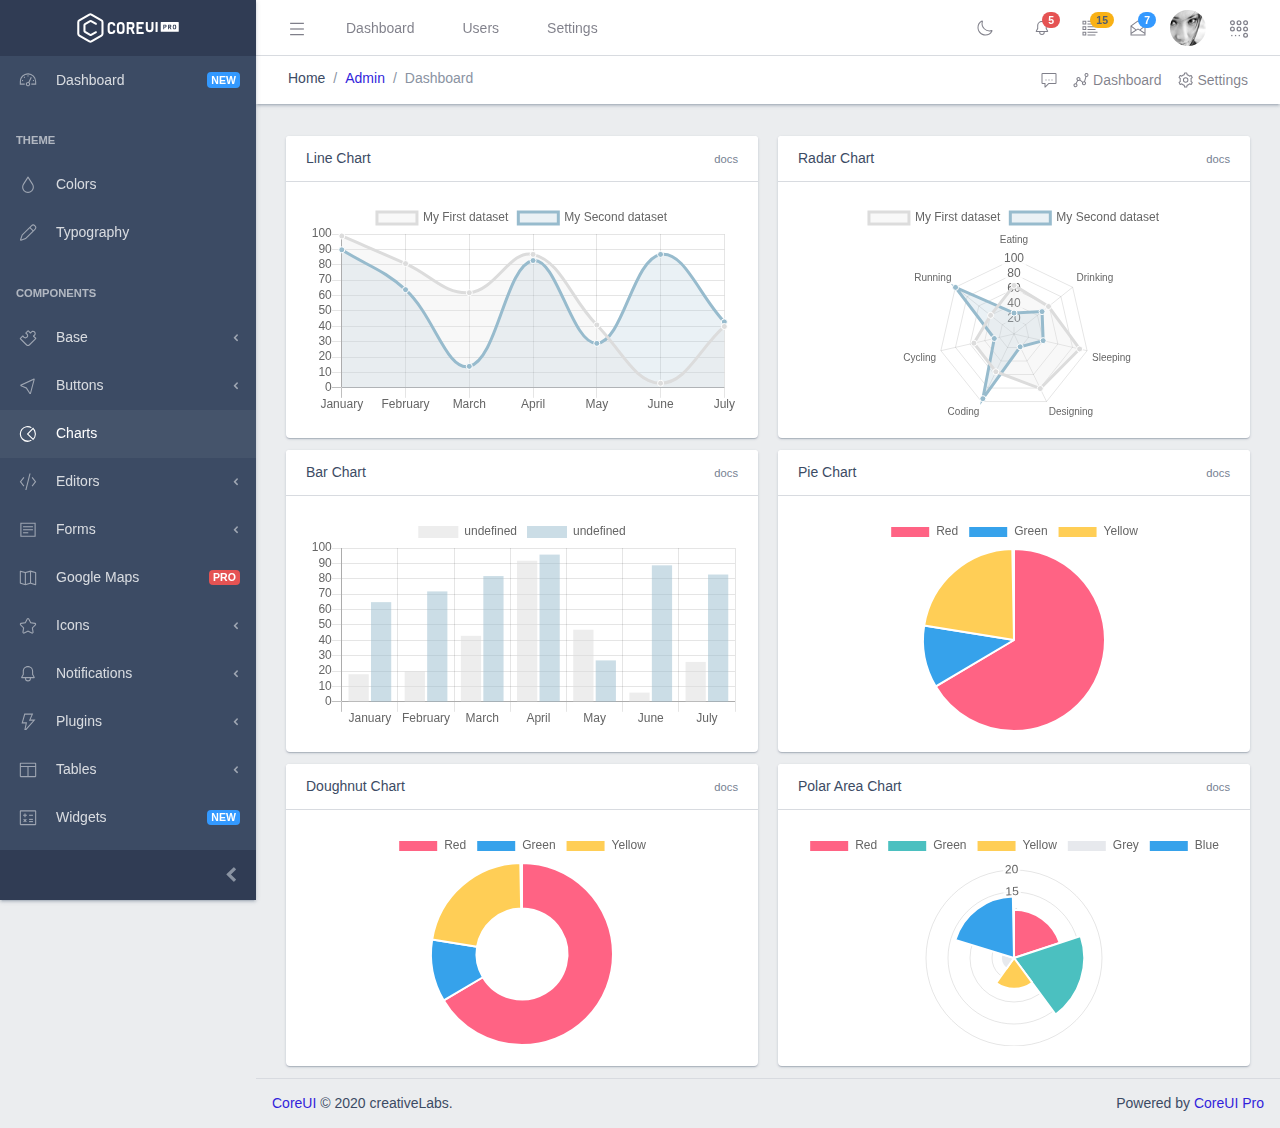
<file: task_manager/template/charts.html>
<!DOCTYPE html>
<!--
* CoreUI Pro based Bootstrap Admin Template
* @version v3.2.0
* @link https://coreui.io/pro/
* Copyright (c) 2020 creativeLabs Łukasz Holeczek
* License (https://coreui.io/pro/license)
-->
<html lang="en">
  <head>
    <base href="./">
    <meta charset="utf-8">
    <meta http-equiv="X-UA-Compatible" content="IE=edge">
    <meta name="viewport" content="width=device-width, initial-scale=1.0, shrink-to-fit=no">
    <meta name="description" content="CoreUI - Open Source Bootstrap Admin Template">
    <meta name="author" content="Łukasz Holeczek">
    <meta name="keyword" content="Bootstrap,Admin,Template,Open,Source,jQuery,CSS,HTML,RWD,Dashboard">
    <title>CoreUI Pro Bootstrap Admin Template</title>
    <!-- Main styles for this application-->
    <link href="css/style.css" rel="stylesheet">
    <link href="vendors/@coreui/chartjs/css/coreui-chartjs.css" rel="stylesheet">
  </head>
  <body class="c-app c-no-layout-transition">
    <div class="c-sidebar c-sidebar-dark c-sidebar-fixed c-sidebar-lg-show" id="sidebar">
      <div class="c-sidebar-brand d-md-down-none">
        <svg class="c-sidebar-brand-full" width="118" height="46" alt="CoreUI Logo">
          <use xlink:href="assets/brand/coreui-pro.svg#full"></use>
        </svg>
        <svg class="c-sidebar-brand-minimized" width="46" height="46" alt="CoreUI Logo">
          <use xlink:href="assets/brand/coreui-pro.svg#signet"></use>
        </svg>
      </div>
      <ul class="c-sidebar-nav">
        <li class="c-sidebar-nav-item"><a class="c-sidebar-nav-link" href="index.html">
            <svg class="c-sidebar-nav-icon">
              <use xlink:href="vendors/@coreui/icons/svg/free.svg#cil-speedometer"></use>
            </svg> Dashboard<span class="badge badge-info">NEW</span></a></li>
        <li class="c-sidebar-nav-title">Theme</li>
        <li class="c-sidebar-nav-item"><a class="c-sidebar-nav-link" href="colors.html">
            <svg class="c-sidebar-nav-icon">
              <use xlink:href="vendors/@coreui/icons/svg/free.svg#cil-drop"></use>
            </svg> Colors</a></li>
        <li class="c-sidebar-nav-item"><a class="c-sidebar-nav-link" href="typography.html">
            <svg class="c-sidebar-nav-icon">
              <use xlink:href="vendors/@coreui/icons/svg/free.svg#cil-pencil"></use>
            </svg> Typography</a></li>
        <li class="c-sidebar-nav-title">Components</li>
        <li class="c-sidebar-nav-dropdown"><a class="c-sidebar-nav-dropdown-toggle" href="#">
            <svg class="c-sidebar-nav-icon">
              <use xlink:href="vendors/@coreui/icons/svg/free.svg#cil-puzzle"></use>
            </svg> Base</a>
          <ul class="c-sidebar-nav-dropdown-items">
            <li class="c-sidebar-nav-item"><a class="c-sidebar-nav-link" href="base/breadcrumb.html"> Breadcrumb</a></li>
            <li class="c-sidebar-nav-item"><a class="c-sidebar-nav-link" href="base/cards.html"> Cards</a></li>
            <li class="c-sidebar-nav-item"><a class="c-sidebar-nav-link" href="base/carousel.html"> Carousel</a></li>
            <li class="c-sidebar-nav-item"><a class="c-sidebar-nav-link" href="base/collapse.html"> Collapse</a></li>
            <li class="c-sidebar-nav-item"><a class="c-sidebar-nav-link" href="base/jumbotron.html"> Jumbotron</a></li>
            <li class="c-sidebar-nav-item"><a class="c-sidebar-nav-link" href="base/list-group.html"> List group</a></li>
            <li class="c-sidebar-nav-item"><a class="c-sidebar-nav-link" href="base/navs.html"> Navs</a></li>
            <li class="c-sidebar-nav-item"><a class="c-sidebar-nav-link" href="base/pagination.html"> Pagination</a></li>
            <li class="c-sidebar-nav-item"><a class="c-sidebar-nav-link" href="base/popovers.html"> Popovers</a></li>
            <li class="c-sidebar-nav-item"><a class="c-sidebar-nav-link" href="base/progress.html"> Progress</a></li>
            <li class="c-sidebar-nav-item"><a class="c-sidebar-nav-link" href="base/scrollspy.html"> Scrollspy</a></li>
            <li class="c-sidebar-nav-item"><a class="c-sidebar-nav-link" href="base/switches.html"> Switches</a></li>
            <li class="c-sidebar-nav-item"><a class="c-sidebar-nav-link" href="base/tabs.html"> Tabs</a></li>
            <li class="c-sidebar-nav-item"><a class="c-sidebar-nav-link" href="base/tooltips.html"> Tooltips</a></li>
          </ul>
        </li>
        <li class="c-sidebar-nav-dropdown"><a class="c-sidebar-nav-dropdown-toggle" href="#">
            <svg class="c-sidebar-nav-icon">
              <use xlink:href="vendors/@coreui/icons/svg/free.svg#cil-cursor"></use>
            </svg> Buttons</a>
          <ul class="c-sidebar-nav-dropdown-items">
            <li class="c-sidebar-nav-item"><a class="c-sidebar-nav-link" href="buttons/buttons.html"> Buttons</a></li>
            <li class="c-sidebar-nav-item"><a class="c-sidebar-nav-link" href="buttons/brand-buttons.html"> Brand Buttons</a></li>
            <li class="c-sidebar-nav-item"><a class="c-sidebar-nav-link" href="buttons/button-group.html"> Buttons Group</a></li>
            <li class="c-sidebar-nav-item"><a class="c-sidebar-nav-link" href="buttons/dropdowns.html"> Dropdowns</a></li>
            <li class="c-sidebar-nav-item"><a class="c-sidebar-nav-link" href="buttons/loading-buttons.html"> Loading Buttons<span class="badge badge-danger">PRO</span><span class="badge badge-success">NEW</span></a></li>
          </ul>
        </li>
        <li class="c-sidebar-nav-item"><a class="c-sidebar-nav-link" href="charts.html">
            <svg class="c-sidebar-nav-icon">
              <use xlink:href="vendors/@coreui/icons/svg/free.svg#cil-chart-pie"></use>
            </svg> Charts</a></li>
        <li class="c-sidebar-nav-dropdown"><a class="c-sidebar-nav-dropdown-toggle" href="#">
            <svg class="c-sidebar-nav-icon">
              <use xlink:href="vendors/@coreui/icons/svg/free.svg#cil-code"></use>
            </svg> Editors</a>
          <ul class="c-sidebar-nav-dropdown-items">
            <li class="c-sidebar-nav-item"><a class="c-sidebar-nav-link" href="editors/code-editor.html">
                <svg class="c-sidebar-nav-icon">
                  <use xlink:href="vendors/@coreui/icons/svg/free.svg#cil-notes"></use>
                </svg> Code Editor<span class="badge badge-danger">PRO</span></a></li>
            <li class="c-sidebar-nav-item"><a class="c-sidebar-nav-link" href="editors/markdown-editor.html">
                <svg class="c-sidebar-nav-icon">
                  <use xlink:href="vendors/@coreui/icons/svg/free.svg#cil-code"></use>
                </svg> Markdown<span class="badge badge-danger">PRO</span></a></li>
            <li class="c-sidebar-nav-item"><a class="c-sidebar-nav-link" href="editors/text-editor.html">
                <svg class="c-sidebar-nav-icon">
                  <use xlink:href="vendors/@coreui/icons/svg/free.svg#cil-notes"></use>
                </svg> Rich Text Editor<span class="badge badge-danger">PRO</span></a></li>
          </ul>
        </li>
        <li class="c-sidebar-nav-dropdown"><a class="c-sidebar-nav-dropdown-toggle" href="#">
            <svg class="c-sidebar-nav-icon">
              <use xlink:href="vendors/@coreui/icons/svg/free.svg#cil-notes"></use>
            </svg> Forms</a>
          <ul class="c-sidebar-nav-dropdown-items">
            <li class="c-sidebar-nav-item"><a class="c-sidebar-nav-link" href="forms/basic-forms.html"> Basic Forms</a></li>
            <li class="c-sidebar-nav-item"><a class="c-sidebar-nav-link" href="forms/multi-select.html"> Multi Select<span class="badge badge-danger">PRO</span><span class="badge badge-success">NEW</span></a></li>
            <li class="c-sidebar-nav-item"><a class="c-sidebar-nav-link" href="forms/advanced-forms.html"> Advanced<span class="badge badge-danger">PRO</span></a></li>
            <li class="c-sidebar-nav-item"><a class="c-sidebar-nav-link" href="forms/validation.html"> Validation<span class="badge badge-danger">PRO</span></a></li>
          </ul>
        </li>
        <li class="c-sidebar-nav-item"><a class="c-sidebar-nav-link" href="google-maps.html">
            <svg class="c-sidebar-nav-icon">
              <use xlink:href="vendors/@coreui/icons/svg/free.svg#cil-map"></use>
            </svg> Google Maps<span class="badge badge-danger">PRO</span></a></li>
        <li class="c-sidebar-nav-dropdown"><a class="c-sidebar-nav-dropdown-toggle" href="#">
            <svg class="c-sidebar-nav-icon">
              <use xlink:href="vendors/@coreui/icons/svg/free.svg#cil-star"></use>
            </svg> Icons</a>
          <ul class="c-sidebar-nav-dropdown-items">
            <li class="c-sidebar-nav-item"><a class="c-sidebar-nav-link" href="icons/coreui-icons-free.html"> CoreUI Icons<span class="badge badge-success">Free</span></a></li>
            <li class="c-sidebar-nav-item"><a class="c-sidebar-nav-link" href="icons/coreui-icons-brand.html"> CoreUI Icons - Brand</a></li>
            <li class="c-sidebar-nav-item"><a class="c-sidebar-nav-link" href="icons/coreui-icons-flag.html"> CoreUI Icons - Flag</a></li>
          </ul>
        </li>
        <li class="c-sidebar-nav-dropdown"><a class="c-sidebar-nav-dropdown-toggle" href="#">
            <svg class="c-sidebar-nav-icon">
              <use xlink:href="vendors/@coreui/icons/svg/free.svg#cil-bell"></use>
            </svg> Notifications</a>
          <ul class="c-sidebar-nav-dropdown-items">
            <li class="c-sidebar-nav-item"><a class="c-sidebar-nav-link" href="notifications/alerts.html"> Alerts</a></li>
            <li class="c-sidebar-nav-item"><a class="c-sidebar-nav-link" href="notifications/badge.html"> Badge</a></li>
            <li class="c-sidebar-nav-item"><a class="c-sidebar-nav-link" href="notifications/modals.html"> Modals</a></li>
            <li class="c-sidebar-nav-item"><a class="c-sidebar-nav-link" href="notifications/toastr.html"> Toastr<span class="badge badge-danger">PRO</span></a></li>
          </ul>
        </li>
        <li class="c-sidebar-nav-dropdown"><a class="c-sidebar-nav-dropdown-toggle" href="#">
            <svg class="c-sidebar-nav-icon">
              <use xlink:href="vendors/@coreui/icons/svg/free.svg#cil-bolt"></use>
            </svg> Plugins</a>
          <ul class="c-sidebar-nav-dropdown-items">
            <li class="c-sidebar-nav-item"><a class="c-sidebar-nav-link" href="plugins/calendar.html">
                <svg class="c-sidebar-nav-icon">
                  <use xlink:href="vendors/@coreui/icons/svg/free.svg#cil-calendar"></use>
                </svg> Calendar<span class="badge badge-danger">PRO</span></a></li>
            <li class="c-sidebar-nav-item"><a class="c-sidebar-nav-link" href="plugins/draggable-cards.html">
                <svg class="c-sidebar-nav-icon">
                  <use xlink:href="vendors/@coreui/icons/svg/free.svg#cil-cursor-move"></use>
                </svg> Draggable<span class="badge badge-danger">PRO</span></a></li>
            <li class="c-sidebar-nav-item"><a class="c-sidebar-nav-link" href="plugins/ladda-buttons.html">
                <svg class="c-sidebar-nav-icon">
                  <use xlink:href="vendors/@coreui/icons/svg/free.svg#cil-cursor-move"></use>
                </svg> Ladda Buttons<span class="badge badge-danger">PRO</span></a></li>
            <li class="c-sidebar-nav-item"><a class="c-sidebar-nav-link" href="plugins/spinners.html">
                <svg class="c-sidebar-nav-icon">
                  <use xlink:href="vendors/@coreui/icons/svg/free.svg#cil-sync"></use>
                </svg> Spinners<span class="badge badge-danger">PRO</span></a></li>
          </ul>
        </li>
        <li class="c-sidebar-nav-dropdown"><a class="c-sidebar-nav-dropdown-toggle" href="#">
            <svg class="c-sidebar-nav-icon">
              <use xlink:href="vendors/@coreui/icons/svg/free.svg#cil-columns"></use>
            </svg> Tables</a>
          <ul class="c-sidebar-nav-dropdown-items">
            <li class="c-sidebar-nav-item"><a class="c-sidebar-nav-link" href="tables/tables.html"> Standard Tables</a></li>
            <li class="c-sidebar-nav-item"><a class="c-sidebar-nav-link" href="tables/datatables.html"> DataTables<span class="badge badge-danger">PRO</span></a></li>
          </ul>
        </li>
        <li class="c-sidebar-nav-item"><a class="c-sidebar-nav-link" href="widgets.html">
            <svg class="c-sidebar-nav-icon">
              <use xlink:href="vendors/@coreui/icons/svg/free.svg#cil-calculator"></use>
            </svg> Widgets<span class="badge badge-info">NEW</span></a></li>
        <li class="c-sidebar-nav-divider"></li>
        <li class="c-sidebar-nav-title">Extras</li>
        <li class="c-sidebar-nav-dropdown"><a class="c-sidebar-nav-dropdown-toggle" href="#">
            <svg class="c-sidebar-nav-icon">
              <use xlink:href="vendors/@coreui/icons/svg/free.svg#cil-star"></use>
            </svg> Pages</a>
          <ul class="c-sidebar-nav-dropdown-items">
            <li class="c-sidebar-nav-item"><a class="c-sidebar-nav-link" href="login.html" target="_top">
                <svg class="c-sidebar-nav-icon">
                  <use xlink:href="vendors/@coreui/icons/svg/free.svg#cil-account-logout"></use>
                </svg> Login</a></li>
            <li class="c-sidebar-nav-item"><a class="c-sidebar-nav-link" href="register.html" target="_top">
                <svg class="c-sidebar-nav-icon">
                  <use xlink:href="vendors/@coreui/icons/svg/free.svg#cil-account-logout"></use>
                </svg> Register</a></li>
            <li class="c-sidebar-nav-item"><a class="c-sidebar-nav-link" href="404.html" target="_top">
                <svg class="c-sidebar-nav-icon">
                  <use xlink:href="vendors/@coreui/icons/svg/free.svg#cil-bug"></use>
                </svg> Error 404</a></li>
            <li class="c-sidebar-nav-item"><a class="c-sidebar-nav-link" href="500.html" target="_top">
                <svg class="c-sidebar-nav-icon">
                  <use xlink:href="vendors/@coreui/icons/svg/free.svg#cil-bug"></use>
                </svg> Error 500</a></li>
          </ul>
        </li>
        <li class="c-sidebar-nav-dropdown"><a class="c-sidebar-nav-dropdown-toggle" href="#">
            <svg class="c-sidebar-nav-icon">
              <use xlink:href="vendors/@coreui/icons/svg/free.svg#cil-layers"></use>
            </svg> Apps</a>
          <ul class="c-sidebar-nav-dropdown-items">
            <li class="c-sidebar-nav-dropdown"><a class="c-sidebar-nav-dropdown-toggle" href="#">
                <svg class="c-sidebar-nav-icon">
                  <use xlink:href="vendors/@coreui/icons/svg/free.svg#cil-description"></use>
                </svg> Invoicing</a>
              <ul class="c-sidebar-nav-dropdown-items">
                <li class="c-sidebar-nav-item"><a class="c-sidebar-nav-link" href="apps/invoicing/invoice.html"> Invoice<span class="badge badge-danger">PRO</span></a></li>
              </ul>
            </li>
            <li class="c-sidebar-nav-dropdown"><a class="c-sidebar-nav-dropdown-toggle" href="#">
                <svg class="c-sidebar-nav-icon">
                  <use xlink:href="vendors/@coreui/icons/svg/free.svg#cil-envelope-open"></use>
                </svg> Email</a>
              <ul class="c-sidebar-nav-dropdown-items">
                <li class="c-sidebar-nav-item"><a class="c-sidebar-nav-link" href="apps/email/inbox.html"> Inbox<span class="badge badge-danger">PRO</span></a></li>
                <li class="c-sidebar-nav-item"><a class="c-sidebar-nav-link" href="apps/email/message.html"> Message<span class="badge badge-danger">PRO</span></a></li>
                <li class="c-sidebar-nav-item"><a class="c-sidebar-nav-link" href="apps/email/compose.html"> Compose<span class="badge badge-danger">PRO</span></a></li>
              </ul>
            </li>
          </ul>
        </li>
        <li class="c-sidebar-nav-divider"></li>
        <li class="c-sidebar-nav-title">Labels</li>
        <li class="c-sidebar-nav-item c-d-compact-none c-d-minimized-none"><a class="c-sidebar-nav-label" href="#">
            <svg class="c-sidebar-nav-icon text-danger">
              <use xlink:href="vendors/@coreui/icons/svg/free.svg#cil-bookmark"></use>
            </svg> Label danger</a></li>
        <li class="c-sidebar-nav-item c-d-compact-none c-d-minimized-none"><a class="c-sidebar-nav-label" href="#">
            <svg class="c-sidebar-nav-icon text-info">
              <use xlink:href="vendors/@coreui/icons/svg/free.svg#cil-bookmark"></use>
            </svg> Label info</a></li>
        <li class="c-sidebar-nav-item c-d-compact-none c-d-minimized-none"><a class="c-sidebar-nav-label" href="#">
            <svg class="c-sidebar-nav-icon text-warning">
              <use xlink:href="vendors/@coreui/icons/svg/free.svg#cil-bookmark"></use>
            </svg> Label warning</a></li>
        <li class="c-sidebar-nav-divider"></li>
        <li class="c-sidebar-nav-title">System Utilization</li>
        <li class="c-sidebar-nav-item px-3 c-d-compact-none c-d-minimized-none">
          <div class="text-uppercase mb-1"><small><b>CPU Usage</b></small></div>
          <div class="progress progress-xs">
            <div class="progress-bar bg-info" role="progressbar" style="width: 25%" aria-valuenow="25" aria-valuemin="0" aria-valuemax="100"></div>
          </div><small class="text-muted">348 Processes. 1/4 Cores.</small>
        </li>
        <li class="c-sidebar-nav-item px-3 c-d-compact-none c-d-minimized-none">
          <div class="text-uppercase mb-1"><small><b>Memory Usage</b></small></div>
          <div class="progress progress-xs">
            <div class="progress-bar bg-warning" role="progressbar" style="width: 70%" aria-valuenow="70" aria-valuemin="0" aria-valuemax="100"></div>
          </div><small class="text-muted">11444GB/16384MB</small>
        </li>
        <li class="c-sidebar-nav-item px-3 mb-3 c-d-compact-none c-d-minimized-none">
          <div class="text-uppercase mb-1"><small><b>SSD 1 Usage</b></small></div>
          <div class="progress progress-xs">
            <div class="progress-bar bg-danger" role="progressbar" style="width: 95%" aria-valuenow="95" aria-valuemin="0" aria-valuemax="100"></div>
          </div><small class="text-muted">243GB/256GB</small>
        </li>
      </ul>
      <button class="c-sidebar-minimizer c-class-toggler" type="button" data-target="_parent" data-class="c-sidebar-unfoldable"></button>
    </div>
    <div class="c-sidebar c-sidebar-lg c-sidebar-light c-sidebar-right c-sidebar-overlaid" id="aside">
      <button class="c-sidebar-close c-class-toggler" type="button" data-target="_parent" data-class="c-sidebar-show" responsive="true">
        <svg class="c-icon">
          <use xlink:href="vendors/@coreui/icons/svg/free.svg#cil-x"></use>
        </svg>
      </button>
      <ul class="nav nav-tabs nav-underline nav-underline-primary" role="tablist">
        <li class="nav-item"><a class="nav-link active" data-toggle="tab" href="#timeline" role="tab">
            <svg class="c-icon">
              <use xlink:href="vendors/@coreui/icons/svg/free.svg#cil-list"></use>
            </svg></a></li>
        <li class="nav-item"><a class="nav-link" data-toggle="tab" href="#messages" role="tab">
            <svg class="c-icon">
              <use xlink:href="vendors/@coreui/icons/svg/free.svg#cil-speech"></use>
            </svg></a></li>
        <li class="nav-item"><a class="nav-link" data-toggle="tab" href="#settings" role="tab">
            <svg class="c-icon">
              <use xlink:href="vendors/@coreui/icons/svg/free.svg#cil-settings"></use>
            </svg></a></li>
      </ul>
      <!-- Tab panes-->
      <div class="tab-content">
        <div class="tab-pane active" id="timeline" role="tabpanel">
          <div class="list-group list-group-accent">
            <div class="list-group-item list-group-item-accent-secondary bg-light text-center font-weight-bold text-muted text-uppercase c-small">Today</div>
            <div class="list-group-item list-group-item-accent-warning list-group-item-divider">
              <div class="c-avatar float-right"><img class="c-avatar-img" src="assets/img/avatars/7.jpg" alt="user@email.com"></div>
              <div>Meeting with <strong>Lucas</strong></div><small class="text-muted mr-3">
                <svg class="c-icon">
                  <use xlink:href="vendors/@coreui/icons/svg/free.svg#cil-calendar"></use>
                </svg>&nbsp; 1 - 3pm</small><small class="text-muted">
                <svg class="c-icon">
                  <use xlink:href="vendors/@coreui/icons/svg/free.svg#cil-location-pin"></use>
                </svg>&nbsp; Palo Alto, CA</small>
            </div>
            <div class="list-group-item list-group-item-accent-info">
              <div class="c-avatar float-right"><img class="c-avatar-img" src="assets/img/avatars/4.jpg" alt="user@email.com"></div>
              <div>Skype with <strong>Megan</strong></div><small class="text-muted mr-3">
                <svg class="c-icon">
                  <use xlink:href="vendors/@coreui/icons/svg/free.svg#cil-calendar"></use>
                </svg>&nbsp; 4 - 5pm</small><small class="text-muted">
                <svg class="c-icon">
                  <use xlink:href="vendors/@coreui/icons/svg/brand.svg#cib-skype"></use>
                </svg>&nbsp; On-line</small>
            </div>
            <div class="list-group-item list-group-item-accent-secondary bg-light text-center font-weight-bold text-muted text-uppercase c-small">Tomorrow</div>
            <div class="list-group-item list-group-item-accent-danger list-group-item-divider">
              <div>New UI Project - <strong>deadline</strong></div><small class="text-muted mr-3">
                <svg class="c-icon">
                  <use xlink:href="vendors/@coreui/icons/svg/free.svg#cil-calendar"></use>
                </svg>&nbsp; 10 - 11pm</small><small class="text-muted">
                <svg class="c-icon">
                  <use xlink:href="vendors/@coreui/icons/svg/free.svg#cil-home"></use>
                </svg>&nbsp; creativeLabs HQ</small>
              <div class="c-avatars-stack mt-2">
                <div class="c-avatar c-avatar-xs"><img class="c-avatar-img" src="assets/img/avatars/2.jpg" alt="user@email.com"></div>
                <div class="c-avatar c-avatar-xs"><img class="c-avatar-img" src="assets/img/avatars/3.jpg" alt="user@email.com"></div>
                <div class="c-avatar c-avatar-xs"><img class="c-avatar-img" src="assets/img/avatars/4.jpg" alt="user@email.com"></div>
                <div class="c-avatar c-avatar-xs"><img class="c-avatar-img" src="assets/img/avatars/5.jpg" alt="user@email.com"></div>
                <div class="c-avatar c-avatar-xs"><img class="c-avatar-img" src="assets/img/avatars/6.jpg" alt="user@email.com"></div>
              </div>
            </div>
            <div class="list-group-item list-group-item-accent-success list-group-item-divider">
              <div><strong>#10 Startups.Garden</strong> Meetup</div><small class="text-muted mr-3">
                <svg class="c-icon">
                  <use xlink:href="vendors/@coreui/icons/svg/free.svg#cil-calendar"></use>
                </svg>&nbsp; 1 - 3pm</small><small class="text-muted">
                <svg class="c-icon">
                  <use xlink:href="vendors/@coreui/icons/svg/free.svg#cil-location-pin"></use>
                </svg>&nbsp; Palo Alto, CA</small>
            </div>
            <div class="list-group-item list-group-item-accent-primary list-group-item-divider">
              <div><strong>Team meeting</strong></div><small class="text-muted mr-3">
                <svg class="c-icon">
                  <use xlink:href="vendors/@coreui/icons/svg/free.svg#cil-calendar"></use>
                </svg>&nbsp; 4 - 6pm</small><small class="text-muted">
                <svg class="c-icon">
                  <use xlink:href="vendors/@coreui/icons/svg/free.svg#cil-home"></use>
                </svg>&nbsp; creativeLabs HQ</small>
              <div class="c-avatars-stack mt-2">
                <div class="c-avatar c-avatar-xs"><img class="c-avatar-img" src="assets/img/avatars/2.jpg" alt="user@email.com"></div>
                <div class="c-avatar c-avatar-xs"><img class="c-avatar-img" src="assets/img/avatars/3.jpg" alt="user@email.com"></div>
                <div class="c-avatar c-avatar-xs"><img class="c-avatar-img" src="assets/img/avatars/4.jpg" alt="user@email.com"></div>
                <div class="c-avatar c-avatar-xs"><img class="c-avatar-img" src="assets/img/avatars/5.jpg" alt="user@email.com"></div>
                <div class="c-avatar c-avatar-xs"><img class="c-avatar-img" src="assets/img/avatars/6.jpg" alt="user@email.com"></div>
                <div class="c-avatar c-avatar-xs"><img class="c-avatar-img" src="assets/img/avatars/7.jpg" alt="user@email.com"></div>
                <div class="c-avatar c-avatar-xs"><img class="c-avatar-img" src="assets/img/avatars/8.jpg" alt="user@email.com"></div>
              </div>
            </div>
          </div>
        </div>
        <div class="tab-pane p-3" id="messages" role="tabpanel">
          <div class="message">
            <div class="py-3 pb-5 mr-3 float-left">
              <div class="c-avatar"><img class="c-avatar-img" src="assets/img/avatars/7.jpg" alt="user@email.com"><span class="c-avatar-status bg-success"></span></div>
            </div>
            <div><small class="text-muted">Lukasz Holeczek</small><small class="text-muted float-right mt-1">1:52 PM</small></div>
            <div class="text-truncate font-weight-bold">Lorem ipsum dolor sit amet</div><small class="text-muted">Lorem ipsum dolor sit amet, consectetur adipisicing elit, sed do eiusmod tempor incididunt...</small>
          </div>
          <hr>
          <div class="message">
            <div class="py-3 pb-5 mr-3 float-left">
              <div class="c-avatar"><img class="c-avatar-img" src="assets/img/avatars/7.jpg" alt="user@email.com"><span class="c-avatar-status bg-success"></span></div>
            </div>
            <div><small class="text-muted">Lukasz Holeczek</small><small class="text-muted float-right mt-1">1:52 PM</small></div>
            <div class="text-truncate font-weight-bold">Lorem ipsum dolor sit amet</div><small class="text-muted">Lorem ipsum dolor sit amet, consectetur adipisicing elit, sed do eiusmod tempor incididunt...</small>
          </div>
          <hr>
          <div class="message">
            <div class="py-3 pb-5 mr-3 float-left">
              <div class="c-avatar"><img class="c-avatar-img" src="assets/img/avatars/7.jpg" alt="user@email.com"><span class="c-avatar-status bg-success"></span></div>
            </div>
            <div><small class="text-muted">Lukasz Holeczek</small><small class="text-muted float-right mt-1">1:52 PM</small></div>
            <div class="text-truncate font-weight-bold">Lorem ipsum dolor sit amet</div><small class="text-muted">Lorem ipsum dolor sit amet, consectetur adipisicing elit, sed do eiusmod tempor incididunt...</small>
          </div>
          <hr>
          <div class="message">
            <div class="py-3 pb-5 mr-3 float-left">
              <div class="c-avatar"><img class="c-avatar-img" src="assets/img/avatars/7.jpg" alt="user@email.com"><span class="c-avatar-status bg-success"></span></div>
            </div>
            <div><small class="text-muted">Lukasz Holeczek</small><small class="text-muted float-right mt-1">1:52 PM</small></div>
            <div class="text-truncate font-weight-bold">Lorem ipsum dolor sit amet</div><small class="text-muted">Lorem ipsum dolor sit amet, consectetur adipisicing elit, sed do eiusmod tempor incididunt...</small>
          </div>
          <hr>
          <div class="message">
            <div class="py-3 pb-5 mr-3 float-left">
              <div class="c-avatar"><img class="c-avatar-img" src="assets/img/avatars/7.jpg" alt="user@email.com"><span class="c-avatar-status bg-success"></span></div>
            </div>
            <div><small class="text-muted">Lukasz Holeczek</small><small class="text-muted float-right mt-1">1:52 PM</small></div>
            <div class="text-truncate font-weight-bold">Lorem ipsum dolor sit amet</div><small class="text-muted">Lorem ipsum dolor sit amet, consectetur adipisicing elit, sed do eiusmod tempor incididunt...</small>
          </div>
        </div>
        <div class="tab-pane p-3" id="settings" role="tabpanel">
          <h6>Settings</h6>
          <div class="c-aside-options">
            <div class="clearfix mt-4"><small><b>Option 1</b></small>
              <label class="c-switch c-switch-label c-switch-pill c-switch-success c-switch-sm float-right">
                <input class="c-switch-input" type="checkbox" checked=""><span class="c-switch-slider" data-checked="On" data-unchecked="Off"></span>
              </label>
            </div>
            <div><small class="text-muted">Lorem ipsum dolor sit amet, consectetur adipisicing elit, sed do eiusmod tempor incididunt ut labore et dolore magna aliqua.</small></div>
          </div>
          <div class="c-aside-options">
            <div class="clearfix mt-3"><small><b>Option 2</b></small>
              <label class="c-switch c-switch-label c-switch-pill c-switch-success c-switch-sm float-right">
                <input class="c-switch-input" type="checkbox"><span class="c-switch-slider" data-checked="On" data-unchecked="Off"></span>
              </label>
            </div>
            <div><small class="text-muted">Lorem ipsum dolor sit amet, consectetur adipisicing elit, sed do eiusmod tempor incididunt ut labore et dolore magna aliqua.</small></div>
          </div>
          <div class="c-aside-options">
            <div class="clearfix mt-3"><small><b>Option 3</b></small>
              <label class="c-switch c-switch-label c-switch-pill c-switch-success c-switch-sm float-right">
                <input class="c-switch-input" type="checkbox"><span class="c-switch-slider" data-checked="On" data-unchecked="Off"></span>
              </label>
            </div>
          </div>
          <div class="c-aside-options">
            <div class="clearfix mt-3"><small><b>Option 4</b></small>
              <label class="c-switch c-switch-label c-switch-pill c-switch-success c-switch-sm float-right">
                <input class="c-switch-input" type="checkbox" checked=""><span class="c-switch-slider" data-checked="On" data-unchecked="Off"></span>
              </label>
            </div>
          </div>
          <hr>
          <h6>System Utilization</h6>
          <div class="text-uppercase mb-1 mt-4"><small><b>CPU Usage</b></small></div>
          <div class="progress progress-xs">
            <div class="progress-bar bg-info" role="progressbar" style="width: 25%" aria-valuenow="25" aria-valuemin="0" aria-valuemax="100"></div>
          </div><small class="text-muted">348 Processes. 1/4 Cores.</small>
          <div class="text-uppercase mb-1 mt-2"><small><b>Memory Usage</b></small></div>
          <div class="progress progress-xs">
            <div class="progress-bar bg-warning" role="progressbar" style="width: 70%" aria-valuenow="70" aria-valuemin="0" aria-valuemax="100"></div>
          </div><small class="text-muted">11444GB/16384MB</small>
          <div class="text-uppercase mb-1 mt-2"><small><b>SSD 1 Usage</b></small></div>
          <div class="progress progress-xs">
            <div class="progress-bar bg-danger" role="progressbar" style="width: 95%" aria-valuenow="95" aria-valuemin="0" aria-valuemax="100"></div>
          </div><small class="text-muted">243GB/256GB</small>
          <div class="text-uppercase mb-1 mt-2"><small><b>SSD 2 Usage</b></small></div>
          <div class="progress progress-xs">
            <div class="progress-bar bg-success" role="progressbar" style="width: 10%" aria-valuenow="10" aria-valuemin="0" aria-valuemax="100"></div>
          </div><small class="text-muted">25GB/256GB</small>
        </div>
      </div>
    </div>
    <div class="c-wrapper">
      <header class="c-header c-header-light c-header-fixed">
        <button class="c-header-toggler c-class-toggler d-lg-none mfe-auto" type="button" data-target="#sidebar" data-class="c-sidebar-show">
          <svg class="c-icon c-icon-lg">
            <use xlink:href="vendors/@coreui/icons/svg/free.svg#cil-menu"></use>
          </svg>
        </button><a class="c-header-brand d-lg-none c-header-brand-sm-up-center" href="#">
          <svg width="118" height="46" alt="CoreUI Logo">
            <use xlink:href="assets/brand/coreui-pro.svg#full"></use>
          </svg></a>
        <button class="c-header-toggler c-class-toggler mfs-3 d-md-down-none" type="button" data-target="#sidebar" data-class="c-sidebar-lg-show" responsive="true">
          <svg class="c-icon c-icon-lg">
            <use xlink:href="vendors/@coreui/icons/svg/free.svg#cil-menu"></use>
          </svg>
        </button>
        <ul class="c-header-nav d-md-down-none">
          <li class="c-header-nav-item px-3"><a class="c-header-nav-link" href="#">Dashboard</a></li>
          <li class="c-header-nav-item px-3"><a class="c-header-nav-link" href="#">Users</a></li>
          <li class="c-header-nav-item px-3"><a class="c-header-nav-link" href="#">Settings</a></li>
        </ul>
        <ul class="c-header-nav mfs-auto">
          <li class="c-header-nav-item px-3 c-d-legacy-none">
            <button class="c-class-toggler c-header-nav-btn" type="button" id="header-tooltip" data-target="body" data-class="c-dark-theme" data-toggle="c-tooltip" data-placement="bottom" title="Toggle Light/Dark Mode">
              <svg class="c-icon c-d-dark-none">
                <use xlink:href="vendors/@coreui/icons/svg/free.svg#cil-moon"></use>
              </svg>
              <svg class="c-icon c-d-default-none">
                <use xlink:href="vendors/@coreui/icons/svg/free.svg#cil-sun"></use>
              </svg>
            </button>
          </li>
        </ul>
        <ul class="c-header-nav">
          <li class="c-header-nav-item dropdown d-md-down-none mx-2"><a class="c-header-nav-link" data-toggle="dropdown" href="#" role="button" aria-haspopup="true" aria-expanded="false">
              <svg class="c-icon">
                <use xlink:href="vendors/@coreui/icons/svg/free.svg#cil-bell"></use>
              </svg><span class="badge badge-pill badge-danger">5</span></a>
            <div class="dropdown-menu dropdown-menu-right dropdown-menu-lg pt-0">
              <div class="dropdown-header bg-light"><strong>You have 5 notifications</strong></div><a class="dropdown-item" href="#">
                <svg class="c-icon mfe-2 text-success">
                  <use xlink:href="vendors/@coreui/icons/svg/free.svg#cil-user-follow"></use>
                </svg> New user registered</a><a class="dropdown-item" href="#">
                <svg class="c-icon mfe-2 text-danger">
                  <use xlink:href="vendors/@coreui/icons/svg/free.svg#cil-user-unfollow"></use>
                </svg> User deleted</a><a class="dropdown-item" href="#">
                <svg class="c-icon mfe-2 text-info">
                  <use xlink:href="vendors/@coreui/icons/svg/free.svg#cil-chart"></use>
                </svg> Sales report is ready</a><a class="dropdown-item" href="#">
                <svg class="c-icon mfe-2 text-success">
                  <use xlink:href="vendors/@coreui/icons/svg/free.svg#cil-basket"></use>
                </svg> New client</a><a class="dropdown-item" href="#">
                <svg class="c-icon mfe-2 text-warning">
                  <use xlink:href="vendors/@coreui/icons/svg/free.svg#cil-speedometer"></use>
                </svg> Server overloaded</a>
              <div class="dropdown-header bg-light"><strong>Server</strong></div><a class="dropdown-item d-block" href="#">
                <div class="text-uppercase mb-1"><small><b>CPU Usage</b></small></div><span class="progress progress-xs">
                  <div class="progress-bar bg-info" role="progressbar" style="width: 25%" aria-valuenow="25" aria-valuemin="0" aria-valuemax="100"></div>
                </span><small class="text-muted">348 Processes. 1/4 Cores.</small>
              </a><a class="dropdown-item d-block" href="#">
                <div class="text-uppercase mb-1"><small><b>Memory Usage</b></small></div><span class="progress progress-xs">
                  <div class="progress-bar bg-warning" role="progressbar" style="width: 70%" aria-valuenow="70" aria-valuemin="0" aria-valuemax="100"></div>
                </span><small class="text-muted">11444GB/16384MB</small>
              </a><a class="dropdown-item d-block" href="#">
                <div class="text-uppercase mb-1"><small><b>SSD 1 Usage</b></small></div><span class="progress progress-xs">
                  <div class="progress-bar bg-danger" role="progressbar" style="width: 95%" aria-valuenow="95" aria-valuemin="0" aria-valuemax="100"></div>
                </span><small class="text-muted">243GB/256GB</small>
              </a>
            </div>
          </li>
          <li class="c-header-nav-item dropdown d-md-down-none mx-2"><a class="c-header-nav-link" data-toggle="dropdown" href="#" role="button" aria-haspopup="true" aria-expanded="false">
              <svg class="c-icon">
                <use xlink:href="vendors/@coreui/icons/svg/free.svg#cil-list-rich"></use>
              </svg><span class="badge badge-pill badge-warning">15</span></a>
            <div class="dropdown-menu dropdown-menu-right dropdown-menu-lg pt-0">
              <div class="dropdown-header bg-light"><strong>You have 5 pending tasks</strong></div><a class="dropdown-item d-block" href="#">
                <div class="small mb-1">Upgrade NPM &amp; Bower<span class="float-right"><strong>0%</strong></span></div><span class="progress progress-xs">
                  <div class="progress-bar bg-info" role="progressbar" style="width: 0%" aria-valuenow="0" aria-valuemin="0" aria-valuemax="100"></div>
                </span>
              </a><a class="dropdown-item d-block" href="#">
                <div class="small mb-1">ReactJS Version<span class="float-right"><strong>25%</strong></span></div><span class="progress progress-xs">
                  <div class="progress-bar bg-danger" role="progressbar" style="width: 25%" aria-valuenow="25" aria-valuemin="0" aria-valuemax="100"></div>
                </span>
              </a><a class="dropdown-item d-block" href="#">
                <div class="small mb-1">VueJS Version<span class="float-right"><strong>50%</strong></span></div><span class="progress progress-xs">
                  <div class="progress-bar bg-warning" role="progressbar" style="width: 50%" aria-valuenow="50" aria-valuemin="0" aria-valuemax="100"></div>
                </span>
              </a><a class="dropdown-item d-block" href="#">
                <div class="small mb-1">Add new layouts<span class="float-right"><strong>75%</strong></span></div><span class="progress progress-xs">
                  <div class="progress-bar bg-info" role="progressbar" style="width: 75%" aria-valuenow="75" aria-valuemin="0" aria-valuemax="100"></div>
                </span>
              </a><a class="dropdown-item d-block" href="#">
                <div class="small mb-1">Angular 8 Version<span class="float-right"><strong>100%</strong></span></div><span class="progress progress-xs">
                  <div class="progress-bar bg-success" role="progressbar" style="width: 100%" aria-valuenow="100" aria-valuemin="0" aria-valuemax="100"></div>
                </span>
              </a><a class="dropdown-item text-center border-top" href="#"><strong>View all tasks</strong></a>
            </div>
          </li>
          <li class="c-header-nav-item dropdown d-md-down-none mx-2"><a class="c-header-nav-link" data-toggle="dropdown" href="#" role="button" aria-haspopup="true" aria-expanded="false">
              <svg class="c-icon">
                <use xlink:href="vendors/@coreui/icons/svg/free.svg#cil-envelope-open"></use>
              </svg><span class="badge badge-pill badge-info">7</span></a>
            <div class="dropdown-menu dropdown-menu-right dropdown-menu-lg pt-0">
              <div class="dropdown-header bg-light"><strong>You have 4 messages</strong></div><a class="dropdown-item" href="#">
                <div class="message">
                  <div class="py-3 mfe-3 float-left">
                    <div class="c-avatar"><img class="c-avatar-img" src="assets/img/avatars/7.jpg" alt="user@email.com"><span class="c-avatar-status bg-success"></span></div>
                  </div>
                  <div><small class="text-muted">John Doe</small><small class="text-muted float-right mt-1">Just now</small></div>
                  <div class="text-truncate font-weight-bold"><span class="text-danger">!</span> Important message</div>
                  <div class="small text-muted text-truncate">Lorem ipsum dolor sit amet, consectetur adipisicing elit, sed do eiusmod tempor incididunt...</div>
                </div>
              </a><a class="dropdown-item" href="#">
                <div class="message">
                  <div class="py-3 mfe-3 float-left">
                    <div class="c-avatar"><img class="c-avatar-img" src="assets/img/avatars/6.jpg" alt="user@email.com"><span class="c-avatar-status bg-warning"></span></div>
                  </div>
                  <div><small class="text-muted">John Doe</small><small class="text-muted float-right mt-1">5 minutes ago</small></div>
                  <div class="text-truncate font-weight-bold">Lorem ipsum dolor sit amet</div>
                  <div class="small text-muted text-truncate">Lorem ipsum dolor sit amet, consectetur adipisicing elit, sed do eiusmod tempor incididunt...</div>
                </div>
              </a><a class="dropdown-item" href="#">
                <div class="message">
                  <div class="py-3 mfe-3 float-left">
                    <div class="c-avatar"><img class="c-avatar-img" src="assets/img/avatars/5.jpg" alt="user@email.com"><span class="c-avatar-status bg-danger"></span></div>
                  </div>
                  <div><small class="text-muted">John Doe</small><small class="text-muted float-right mt-1">1:52 PM</small></div>
                  <div class="text-truncate font-weight-bold">Lorem ipsum dolor sit amet</div>
                  <div class="small text-muted text-truncate">Lorem ipsum dolor sit amet, consectetur adipisicing elit, sed do eiusmod tempor incididunt...</div>
                </div>
              </a><a class="dropdown-item" href="#">
                <div class="message">
                  <div class="py-3 mfe-3 float-left">
                    <div class="c-avatar"><img class="c-avatar-img" src="assets/img/avatars/4.jpg" alt="user@email.com"><span class="c-avatar-status bg-info"></span></div>
                  </div>
                  <div><small class="text-muted">John Doe</small><small class="text-muted float-right mt-1">4:03 PM</small></div>
                  <div class="text-truncate font-weight-bold">Lorem ipsum dolor sit amet</div>
                  <div class="small text-muted text-truncate">Lorem ipsum dolor sit amet, consectetur adipisicing elit, sed do eiusmod tempor incididunt...</div>
                </div>
              </a><a class="dropdown-item text-center border-top" href="#"><strong>View all messages</strong></a>
            </div>
          </li>
          <li class="c-header-nav-item dropdown"><a class="c-header-nav-link" data-toggle="dropdown" href="#" role="button" aria-haspopup="true" aria-expanded="false">
              <div class="c-avatar"><img class="c-avatar-img" src="assets/img/avatars/6.jpg" alt="user@email.com"></div>
            </a>
            <div class="dropdown-menu dropdown-menu-right pt-0">
              <div class="dropdown-header bg-light py-2"><strong>Account</strong></div><a class="dropdown-item" href="#">
                <svg class="c-icon mfe-2">
                  <use xlink:href="vendors/@coreui/icons/svg/free.svg#cil-bell"></use>
                </svg> Updates<span class="badge badge-info mfs-auto">42</span></a><a class="dropdown-item" href="#">
                <svg class="c-icon mfe-2">
                  <use xlink:href="vendors/@coreui/icons/svg/free.svg#cil-envelope-open"></use>
                </svg> Messages<span class="badge badge-success mfs-auto">42</span></a><a class="dropdown-item" href="#">
                <svg class="c-icon mfe-2">
                  <use xlink:href="vendors/@coreui/icons/svg/free.svg#cil-task"></use>
                </svg> Tasks<span class="badge badge-danger mfs-auto">42</span></a><a class="dropdown-item" href="#">
                <svg class="c-icon mfe-2">
                  <use xlink:href="vendors/@coreui/icons/svg/free.svg#cil-comment-square"></use>
                </svg> Comments<span class="badge badge-warning mfs-auto">42</span></a>
              <div class="dropdown-header bg-light py-2"><strong>Settings</strong></div><a class="dropdown-item" href="#">
                <svg class="c-icon mfe-2">
                  <use xlink:href="vendors/@coreui/icons/svg/free.svg#cil-user"></use>
                </svg> Profile</a><a class="dropdown-item" href="#">
                <svg class="c-icon mfe-2">
                  <use xlink:href="vendors/@coreui/icons/svg/free.svg#cil-settings"></use>
                </svg> Settings</a><a class="dropdown-item" href="#">
                <svg class="c-icon mfe-2">
                  <use xlink:href="vendors/@coreui/icons/svg/free.svg#cil-credit-card"></use>
                </svg> Payments<span class="badge badge-secondary mfs-auto">42</span></a><a class="dropdown-item" href="#">
                <svg class="c-icon mfe-2">
                  <use xlink:href="vendors/@coreui/icons/svg/free.svg#cil-file"></use>
                </svg> Projects<span class="badge badge-primary mfs-auto">42</span></a>
              <div class="dropdown-divider"></div><a class="dropdown-item" href="#">
                <svg class="c-icon mfe-2">
                  <use xlink:href="vendors/@coreui/icons/svg/free.svg#cil-lock-locked"></use>
                </svg> Lock Account</a><a class="dropdown-item" href="#">
                <svg class="c-icon mfe-2">
                  <use xlink:href="vendors/@coreui/icons/svg/free.svg#cil-account-logout"></use>
                </svg> Logout</a>
            </div>
          </li>
          <button class="c-header-toggler c-class-toggler mfe-md-3" type="button" data-target="#aside" data-class="c-sidebar-show">
            <svg class="c-icon c-icon-lg">
              <use xlink:href="vendors/@coreui/icons/svg/free.svg#cil-applications-settings"></use>
            </svg>
          </button>
        </ul>
        <div class="c-subheader justify-content-between px-3">
          <!-- Breadcrumb-->
          <ol class="breadcrumb border-0 m-0 px-0 px-md-3">
            <li class="breadcrumb-item">Home</li>
            <li class="breadcrumb-item"><a href="#">Admin</a></li>
            <li class="breadcrumb-item active">Dashboard</li>
            <!-- Breadcrumb Menu-->
          </ol>
          <div class="c-subheader-nav d-md-down-none mfe-2"><a class="c-subheader-nav-link" href="#">
              <svg class="c-icon">
                <use xlink:href="vendors/@coreui/icons/svg/free.svg#cil-speech"></use>
              </svg></a><a class="c-subheader-nav-link" href="#">
              <svg class="c-icon">
                <use xlink:href="vendors/@coreui/icons/svg/free.svg#cil-graph"></use>
              </svg> &nbsp;Dashboard</a><a class="c-subheader-nav-link" href="#">
              <svg class="c-icon">
                <use xlink:href="vendors/@coreui/icons/svg/free.svg#cil-settings"></use>
              </svg> &nbsp;Settings</a></div>
        </div>
      </header>
      <div class="c-body">
        <main class="c-main">
          <div class="container-fluid">
            <div class="fade-in">
              <div class="card-columns cols-2">
                <div class="card">
                  <div class="card-header">Line Chart
                    <div class="card-header-actions"><a class="card-header-action" href="http://www.chartjs.org" target="_blank"><small class="text-muted">docs</small></a></div>
                  </div>
                  <div class="card-body">
                    <div class="c-chart-wrapper">
                      <canvas id="canvas-1"></canvas>
                    </div>
                  </div>
                </div>
                <div class="card">
                  <div class="card-header">Bar Chart
                    <div class="card-header-actions"><a class="card-header-action" href="http://www.chartjs.org" target="_blank"><small class="text-muted">docs</small></a></div>
                  </div>
                  <div class="card-body">
                    <div class="c-chart-wrapper">
                      <canvas id="canvas-2"></canvas>
                    </div>
                  </div>
                </div>
                <div class="card">
                  <div class="card-header">Doughnut Chart
                    <div class="card-header-actions"><a class="card-header-action" href="http://www.chartjs.org" target="_blank"><small class="text-muted">docs</small></a></div>
                  </div>
                  <div class="card-body">
                    <div class="c-chart-wrapper">
                      <canvas id="canvas-3"></canvas>
                    </div>
                  </div>
                </div>
                <div class="card">
                  <div class="card-header">Radar Chart
                    <div class="card-header-actions"><a class="card-header-action" href="http://www.chartjs.org" target="_blank"><small class="text-muted">docs</small></a></div>
                  </div>
                  <div class="card-body">
                    <div class="c-chart-wrapper">
                      <canvas id="canvas-4"></canvas>
                    </div>
                  </div>
                </div>
                <div class="card">
                  <div class="card-header">Pie Chart
                    <div class="card-header-actions"><a class="card-header-action" href="http://www.chartjs.org" target="_blank"><small class="text-muted">docs</small></a></div>
                  </div>
                  <div class="card-body">
                    <div class="c-chart-wrapper">
                      <canvas id="canvas-5"></canvas>
                    </div>
                  </div>
                </div>
                <div class="card">
                  <div class="card-header">Polar Area Chart
                    <div class="card-header-actions"><a class="card-header-action" href="http://www.chartjs.org" target="_blank"><small class="text-muted">docs</small></a></div>
                  </div>
                  <div class="card-body">
                    <div class="c-chart-wrapper">
                      <canvas id="canvas-6"></canvas>
                    </div>
                  </div>
                </div>
              </div>
            </div>
          </div>
        </main>
      </div>
      <footer class="c-footer">
        <div><a href="https://coreui.io">CoreUI</a> © 2020 creativeLabs.</div>
        <div class="mfs-auto">Powered by&nbsp;<a href="https://coreui.io/pro/">CoreUI Pro</a></div>
      </footer>
    </div>
    <!-- CoreUI and necessary plugins-->
    <script src="vendors/@coreui/coreui-pro/js/coreui.bundle.min.js"></script>
    <!--[if IE]><!-->
    <script src="vendors/@coreui/icons/js/svgxuse.min.js"></script>
    <!--<![endif]-->
    <script src="vendors/@coreui/chartjs/js/coreui-chartjs.bundle.js"></script>
    <script src="js/charts.js"></script>
    <script>
      document.addEventListener("DOMContentLoaded", function(event) {
        setTimeout(function() {
          document.body.classList.remove('c-no-layout-transition')
        }, 2000);
      });
    </script>

  </body>
</html>
</file>
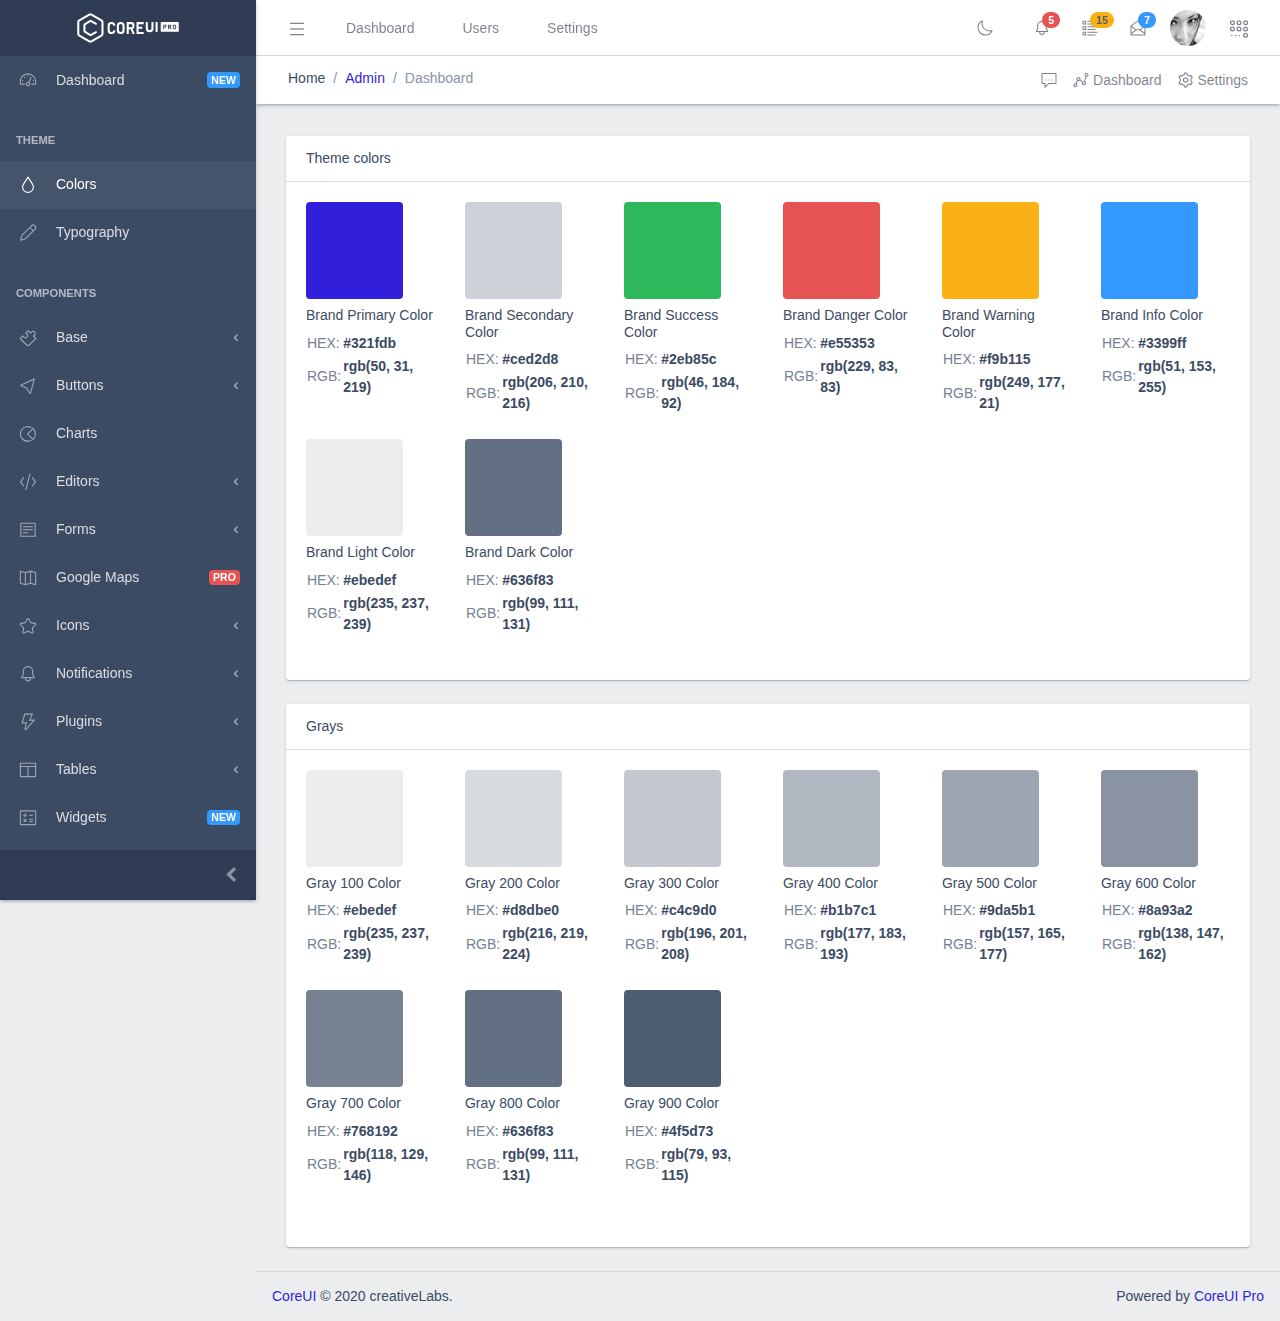
<file: task_manager/template/colors.html>
<!DOCTYPE html>
<!--
* CoreUI Pro based Bootstrap Admin Template
* @version v3.2.0
* @link https://coreui.io/pro/
* Copyright (c) 2020 creativeLabs Łukasz Holeczek
* License (https://coreui.io/pro/license)
-->
<html lang="en">
  <head>
    <base href="./">
    <meta charset="utf-8">
    <meta http-equiv="X-UA-Compatible" content="IE=edge">
    <meta name="viewport" content="width=device-width, initial-scale=1.0, shrink-to-fit=no">
    <meta name="description" content="CoreUI - Open Source Bootstrap Admin Template">
    <meta name="author" content="Łukasz Holeczek">
    <meta name="keyword" content="Bootstrap,Admin,Template,Open,Source,jQuery,CSS,HTML,RWD,Dashboard">
    <title>CoreUI Pro Bootstrap Admin Template</title>
    <!-- Main styles for this application-->
    <link href="css/style.css" rel="stylesheet">
  </head>
  <body class="c-app c-no-layout-transition">
    <div class="c-sidebar c-sidebar-dark c-sidebar-fixed c-sidebar-lg-show" id="sidebar">
      <div class="c-sidebar-brand d-md-down-none">
        <svg class="c-sidebar-brand-full" width="118" height="46" alt="CoreUI Logo">
          <use xlink:href="assets/brand/coreui-pro.svg#full"></use>
        </svg>
        <svg class="c-sidebar-brand-minimized" width="46" height="46" alt="CoreUI Logo">
          <use xlink:href="assets/brand/coreui-pro.svg#signet"></use>
        </svg>
      </div>
      <ul class="c-sidebar-nav">
        <li class="c-sidebar-nav-item"><a class="c-sidebar-nav-link" href="index.html">
            <svg class="c-sidebar-nav-icon">
              <use xlink:href="vendors/@coreui/icons/svg/free.svg#cil-speedometer"></use>
            </svg> Dashboard<span class="badge badge-info">NEW</span></a></li>
        <li class="c-sidebar-nav-title">Theme</li>
        <li class="c-sidebar-nav-item"><a class="c-sidebar-nav-link" href="colors.html">
            <svg class="c-sidebar-nav-icon">
              <use xlink:href="vendors/@coreui/icons/svg/free.svg#cil-drop"></use>
            </svg> Colors</a></li>
        <li class="c-sidebar-nav-item"><a class="c-sidebar-nav-link" href="typography.html">
            <svg class="c-sidebar-nav-icon">
              <use xlink:href="vendors/@coreui/icons/svg/free.svg#cil-pencil"></use>
            </svg> Typography</a></li>
        <li class="c-sidebar-nav-title">Components</li>
        <li class="c-sidebar-nav-dropdown"><a class="c-sidebar-nav-dropdown-toggle" href="#">
            <svg class="c-sidebar-nav-icon">
              <use xlink:href="vendors/@coreui/icons/svg/free.svg#cil-puzzle"></use>
            </svg> Base</a>
          <ul class="c-sidebar-nav-dropdown-items">
            <li class="c-sidebar-nav-item"><a class="c-sidebar-nav-link" href="base/breadcrumb.html"> Breadcrumb</a></li>
            <li class="c-sidebar-nav-item"><a class="c-sidebar-nav-link" href="base/cards.html"> Cards</a></li>
            <li class="c-sidebar-nav-item"><a class="c-sidebar-nav-link" href="base/carousel.html"> Carousel</a></li>
            <li class="c-sidebar-nav-item"><a class="c-sidebar-nav-link" href="base/collapse.html"> Collapse</a></li>
            <li class="c-sidebar-nav-item"><a class="c-sidebar-nav-link" href="base/jumbotron.html"> Jumbotron</a></li>
            <li class="c-sidebar-nav-item"><a class="c-sidebar-nav-link" href="base/list-group.html"> List group</a></li>
            <li class="c-sidebar-nav-item"><a class="c-sidebar-nav-link" href="base/navs.html"> Navs</a></li>
            <li class="c-sidebar-nav-item"><a class="c-sidebar-nav-link" href="base/pagination.html"> Pagination</a></li>
            <li class="c-sidebar-nav-item"><a class="c-sidebar-nav-link" href="base/popovers.html"> Popovers</a></li>
            <li class="c-sidebar-nav-item"><a class="c-sidebar-nav-link" href="base/progress.html"> Progress</a></li>
            <li class="c-sidebar-nav-item"><a class="c-sidebar-nav-link" href="base/scrollspy.html"> Scrollspy</a></li>
            <li class="c-sidebar-nav-item"><a class="c-sidebar-nav-link" href="base/switches.html"> Switches</a></li>
            <li class="c-sidebar-nav-item"><a class="c-sidebar-nav-link" href="base/tabs.html"> Tabs</a></li>
            <li class="c-sidebar-nav-item"><a class="c-sidebar-nav-link" href="base/tooltips.html"> Tooltips</a></li>
          </ul>
        </li>
        <li class="c-sidebar-nav-dropdown"><a class="c-sidebar-nav-dropdown-toggle" href="#">
            <svg class="c-sidebar-nav-icon">
              <use xlink:href="vendors/@coreui/icons/svg/free.svg#cil-cursor"></use>
            </svg> Buttons</a>
          <ul class="c-sidebar-nav-dropdown-items">
            <li class="c-sidebar-nav-item"><a class="c-sidebar-nav-link" href="buttons/buttons.html"> Buttons</a></li>
            <li class="c-sidebar-nav-item"><a class="c-sidebar-nav-link" href="buttons/brand-buttons.html"> Brand Buttons</a></li>
            <li class="c-sidebar-nav-item"><a class="c-sidebar-nav-link" href="buttons/button-group.html"> Buttons Group</a></li>
            <li class="c-sidebar-nav-item"><a class="c-sidebar-nav-link" href="buttons/dropdowns.html"> Dropdowns</a></li>
            <li class="c-sidebar-nav-item"><a class="c-sidebar-nav-link" href="buttons/loading-buttons.html"> Loading Buttons<span class="badge badge-danger">PRO</span><span class="badge badge-success">NEW</span></a></li>
          </ul>
        </li>
        <li class="c-sidebar-nav-item"><a class="c-sidebar-nav-link" href="charts.html">
            <svg class="c-sidebar-nav-icon">
              <use xlink:href="vendors/@coreui/icons/svg/free.svg#cil-chart-pie"></use>
            </svg> Charts</a></li>
        <li class="c-sidebar-nav-dropdown"><a class="c-sidebar-nav-dropdown-toggle" href="#">
            <svg class="c-sidebar-nav-icon">
              <use xlink:href="vendors/@coreui/icons/svg/free.svg#cil-code"></use>
            </svg> Editors</a>
          <ul class="c-sidebar-nav-dropdown-items">
            <li class="c-sidebar-nav-item"><a class="c-sidebar-nav-link" href="editors/code-editor.html">
                <svg class="c-sidebar-nav-icon">
                  <use xlink:href="vendors/@coreui/icons/svg/free.svg#cil-notes"></use>
                </svg> Code Editor<span class="badge badge-danger">PRO</span></a></li>
            <li class="c-sidebar-nav-item"><a class="c-sidebar-nav-link" href="editors/markdown-editor.html">
                <svg class="c-sidebar-nav-icon">
                  <use xlink:href="vendors/@coreui/icons/svg/free.svg#cil-code"></use>
                </svg> Markdown<span class="badge badge-danger">PRO</span></a></li>
            <li class="c-sidebar-nav-item"><a class="c-sidebar-nav-link" href="editors/text-editor.html">
                <svg class="c-sidebar-nav-icon">
                  <use xlink:href="vendors/@coreui/icons/svg/free.svg#cil-notes"></use>
                </svg> Rich Text Editor<span class="badge badge-danger">PRO</span></a></li>
          </ul>
        </li>
        <li class="c-sidebar-nav-dropdown"><a class="c-sidebar-nav-dropdown-toggle" href="#">
            <svg class="c-sidebar-nav-icon">
              <use xlink:href="vendors/@coreui/icons/svg/free.svg#cil-notes"></use>
            </svg> Forms</a>
          <ul class="c-sidebar-nav-dropdown-items">
            <li class="c-sidebar-nav-item"><a class="c-sidebar-nav-link" href="forms/basic-forms.html"> Basic Forms</a></li>
            <li class="c-sidebar-nav-item"><a class="c-sidebar-nav-link" href="forms/multi-select.html"> Multi Select<span class="badge badge-danger">PRO</span><span class="badge badge-success">NEW</span></a></li>
            <li class="c-sidebar-nav-item"><a class="c-sidebar-nav-link" href="forms/advanced-forms.html"> Advanced<span class="badge badge-danger">PRO</span></a></li>
            <li class="c-sidebar-nav-item"><a class="c-sidebar-nav-link" href="forms/validation.html"> Validation<span class="badge badge-danger">PRO</span></a></li>
          </ul>
        </li>
        <li class="c-sidebar-nav-item"><a class="c-sidebar-nav-link" href="google-maps.html">
            <svg class="c-sidebar-nav-icon">
              <use xlink:href="vendors/@coreui/icons/svg/free.svg#cil-map"></use>
            </svg> Google Maps<span class="badge badge-danger">PRO</span></a></li>
        <li class="c-sidebar-nav-dropdown"><a class="c-sidebar-nav-dropdown-toggle" href="#">
            <svg class="c-sidebar-nav-icon">
              <use xlink:href="vendors/@coreui/icons/svg/free.svg#cil-star"></use>
            </svg> Icons</a>
          <ul class="c-sidebar-nav-dropdown-items">
            <li class="c-sidebar-nav-item"><a class="c-sidebar-nav-link" href="icons/coreui-icons-free.html"> CoreUI Icons<span class="badge badge-success">Free</span></a></li>
            <li class="c-sidebar-nav-item"><a class="c-sidebar-nav-link" href="icons/coreui-icons-brand.html"> CoreUI Icons - Brand</a></li>
            <li class="c-sidebar-nav-item"><a class="c-sidebar-nav-link" href="icons/coreui-icons-flag.html"> CoreUI Icons - Flag</a></li>
          </ul>
        </li>
        <li class="c-sidebar-nav-dropdown"><a class="c-sidebar-nav-dropdown-toggle" href="#">
            <svg class="c-sidebar-nav-icon">
              <use xlink:href="vendors/@coreui/icons/svg/free.svg#cil-bell"></use>
            </svg> Notifications</a>
          <ul class="c-sidebar-nav-dropdown-items">
            <li class="c-sidebar-nav-item"><a class="c-sidebar-nav-link" href="notifications/alerts.html"> Alerts</a></li>
            <li class="c-sidebar-nav-item"><a class="c-sidebar-nav-link" href="notifications/badge.html"> Badge</a></li>
            <li class="c-sidebar-nav-item"><a class="c-sidebar-nav-link" href="notifications/modals.html"> Modals</a></li>
            <li class="c-sidebar-nav-item"><a class="c-sidebar-nav-link" href="notifications/toastr.html"> Toastr<span class="badge badge-danger">PRO</span></a></li>
          </ul>
        </li>
        <li class="c-sidebar-nav-dropdown"><a class="c-sidebar-nav-dropdown-toggle" href="#">
            <svg class="c-sidebar-nav-icon">
              <use xlink:href="vendors/@coreui/icons/svg/free.svg#cil-bolt"></use>
            </svg> Plugins</a>
          <ul class="c-sidebar-nav-dropdown-items">
            <li class="c-sidebar-nav-item"><a class="c-sidebar-nav-link" href="plugins/calendar.html">
                <svg class="c-sidebar-nav-icon">
                  <use xlink:href="vendors/@coreui/icons/svg/free.svg#cil-calendar"></use>
                </svg> Calendar<span class="badge badge-danger">PRO</span></a></li>
            <li class="c-sidebar-nav-item"><a class="c-sidebar-nav-link" href="plugins/draggable-cards.html">
                <svg class="c-sidebar-nav-icon">
                  <use xlink:href="vendors/@coreui/icons/svg/free.svg#cil-cursor-move"></use>
                </svg> Draggable<span class="badge badge-danger">PRO</span></a></li>
            <li class="c-sidebar-nav-item"><a class="c-sidebar-nav-link" href="plugins/ladda-buttons.html">
                <svg class="c-sidebar-nav-icon">
                  <use xlink:href="vendors/@coreui/icons/svg/free.svg#cil-cursor-move"></use>
                </svg> Ladda Buttons<span class="badge badge-danger">PRO</span></a></li>
            <li class="c-sidebar-nav-item"><a class="c-sidebar-nav-link" href="plugins/spinners.html">
                <svg class="c-sidebar-nav-icon">
                  <use xlink:href="vendors/@coreui/icons/svg/free.svg#cil-sync"></use>
                </svg> Spinners<span class="badge badge-danger">PRO</span></a></li>
          </ul>
        </li>
        <li class="c-sidebar-nav-dropdown"><a class="c-sidebar-nav-dropdown-toggle" href="#">
            <svg class="c-sidebar-nav-icon">
              <use xlink:href="vendors/@coreui/icons/svg/free.svg#cil-columns"></use>
            </svg> Tables</a>
          <ul class="c-sidebar-nav-dropdown-items">
            <li class="c-sidebar-nav-item"><a class="c-sidebar-nav-link" href="tables/tables.html"> Standard Tables</a></li>
            <li class="c-sidebar-nav-item"><a class="c-sidebar-nav-link" href="tables/datatables.html"> DataTables<span class="badge badge-danger">PRO</span></a></li>
          </ul>
        </li>
        <li class="c-sidebar-nav-item"><a class="c-sidebar-nav-link" href="widgets.html">
            <svg class="c-sidebar-nav-icon">
              <use xlink:href="vendors/@coreui/icons/svg/free.svg#cil-calculator"></use>
            </svg> Widgets<span class="badge badge-info">NEW</span></a></li>
        <li class="c-sidebar-nav-divider"></li>
        <li class="c-sidebar-nav-title">Extras</li>
        <li class="c-sidebar-nav-dropdown"><a class="c-sidebar-nav-dropdown-toggle" href="#">
            <svg class="c-sidebar-nav-icon">
              <use xlink:href="vendors/@coreui/icons/svg/free.svg#cil-star"></use>
            </svg> Pages</a>
          <ul class="c-sidebar-nav-dropdown-items">
            <li class="c-sidebar-nav-item"><a class="c-sidebar-nav-link" href="login.html" target="_top">
                <svg class="c-sidebar-nav-icon">
                  <use xlink:href="vendors/@coreui/icons/svg/free.svg#cil-account-logout"></use>
                </svg> Login</a></li>
            <li class="c-sidebar-nav-item"><a class="c-sidebar-nav-link" href="register.html" target="_top">
                <svg class="c-sidebar-nav-icon">
                  <use xlink:href="vendors/@coreui/icons/svg/free.svg#cil-account-logout"></use>
                </svg> Register</a></li>
            <li class="c-sidebar-nav-item"><a class="c-sidebar-nav-link" href="404.html" target="_top">
                <svg class="c-sidebar-nav-icon">
                  <use xlink:href="vendors/@coreui/icons/svg/free.svg#cil-bug"></use>
                </svg> Error 404</a></li>
            <li class="c-sidebar-nav-item"><a class="c-sidebar-nav-link" href="500.html" target="_top">
                <svg class="c-sidebar-nav-icon">
                  <use xlink:href="vendors/@coreui/icons/svg/free.svg#cil-bug"></use>
                </svg> Error 500</a></li>
          </ul>
        </li>
        <li class="c-sidebar-nav-dropdown"><a class="c-sidebar-nav-dropdown-toggle" href="#">
            <svg class="c-sidebar-nav-icon">
              <use xlink:href="vendors/@coreui/icons/svg/free.svg#cil-layers"></use>
            </svg> Apps</a>
          <ul class="c-sidebar-nav-dropdown-items">
            <li class="c-sidebar-nav-dropdown"><a class="c-sidebar-nav-dropdown-toggle" href="#">
                <svg class="c-sidebar-nav-icon">
                  <use xlink:href="vendors/@coreui/icons/svg/free.svg#cil-description"></use>
                </svg> Invoicing</a>
              <ul class="c-sidebar-nav-dropdown-items">
                <li class="c-sidebar-nav-item"><a class="c-sidebar-nav-link" href="apps/invoicing/invoice.html"> Invoice<span class="badge badge-danger">PRO</span></a></li>
              </ul>
            </li>
            <li class="c-sidebar-nav-dropdown"><a class="c-sidebar-nav-dropdown-toggle" href="#">
                <svg class="c-sidebar-nav-icon">
                  <use xlink:href="vendors/@coreui/icons/svg/free.svg#cil-envelope-open"></use>
                </svg> Email</a>
              <ul class="c-sidebar-nav-dropdown-items">
                <li class="c-sidebar-nav-item"><a class="c-sidebar-nav-link" href="apps/email/inbox.html"> Inbox<span class="badge badge-danger">PRO</span></a></li>
                <li class="c-sidebar-nav-item"><a class="c-sidebar-nav-link" href="apps/email/message.html"> Message<span class="badge badge-danger">PRO</span></a></li>
                <li class="c-sidebar-nav-item"><a class="c-sidebar-nav-link" href="apps/email/compose.html"> Compose<span class="badge badge-danger">PRO</span></a></li>
              </ul>
            </li>
          </ul>
        </li>
        <li class="c-sidebar-nav-divider"></li>
        <li class="c-sidebar-nav-title">Labels</li>
        <li class="c-sidebar-nav-item c-d-compact-none c-d-minimized-none"><a class="c-sidebar-nav-label" href="#">
            <svg class="c-sidebar-nav-icon text-danger">
              <use xlink:href="vendors/@coreui/icons/svg/free.svg#cil-bookmark"></use>
            </svg> Label danger</a></li>
        <li class="c-sidebar-nav-item c-d-compact-none c-d-minimized-none"><a class="c-sidebar-nav-label" href="#">
            <svg class="c-sidebar-nav-icon text-info">
              <use xlink:href="vendors/@coreui/icons/svg/free.svg#cil-bookmark"></use>
            </svg> Label info</a></li>
        <li class="c-sidebar-nav-item c-d-compact-none c-d-minimized-none"><a class="c-sidebar-nav-label" href="#">
            <svg class="c-sidebar-nav-icon text-warning">
              <use xlink:href="vendors/@coreui/icons/svg/free.svg#cil-bookmark"></use>
            </svg> Label warning</a></li>
        <li class="c-sidebar-nav-divider"></li>
        <li class="c-sidebar-nav-title">System Utilization</li>
        <li class="c-sidebar-nav-item px-3 c-d-compact-none c-d-minimized-none">
          <div class="text-uppercase mb-1"><small><b>CPU Usage</b></small></div>
          <div class="progress progress-xs">
            <div class="progress-bar bg-info" role="progressbar" style="width: 25%" aria-valuenow="25" aria-valuemin="0" aria-valuemax="100"></div>
          </div><small class="text-muted">348 Processes. 1/4 Cores.</small>
        </li>
        <li class="c-sidebar-nav-item px-3 c-d-compact-none c-d-minimized-none">
          <div class="text-uppercase mb-1"><small><b>Memory Usage</b></small></div>
          <div class="progress progress-xs">
            <div class="progress-bar bg-warning" role="progressbar" style="width: 70%" aria-valuenow="70" aria-valuemin="0" aria-valuemax="100"></div>
          </div><small class="text-muted">11444GB/16384MB</small>
        </li>
        <li class="c-sidebar-nav-item px-3 mb-3 c-d-compact-none c-d-minimized-none">
          <div class="text-uppercase mb-1"><small><b>SSD 1 Usage</b></small></div>
          <div class="progress progress-xs">
            <div class="progress-bar bg-danger" role="progressbar" style="width: 95%" aria-valuenow="95" aria-valuemin="0" aria-valuemax="100"></div>
          </div><small class="text-muted">243GB/256GB</small>
        </li>
      </ul>
      <button class="c-sidebar-minimizer c-class-toggler" type="button" data-target="_parent" data-class="c-sidebar-unfoldable"></button>
    </div>
    <div class="c-sidebar c-sidebar-lg c-sidebar-light c-sidebar-right c-sidebar-overlaid" id="aside">
      <button class="c-sidebar-close c-class-toggler" type="button" data-target="_parent" data-class="c-sidebar-show" responsive="true">
        <svg class="c-icon">
          <use xlink:href="vendors/@coreui/icons/svg/free.svg#cil-x"></use>
        </svg>
      </button>
      <ul class="nav nav-tabs nav-underline nav-underline-primary" role="tablist">
        <li class="nav-item"><a class="nav-link active" data-toggle="tab" href="#timeline" role="tab">
            <svg class="c-icon">
              <use xlink:href="vendors/@coreui/icons/svg/free.svg#cil-list"></use>
            </svg></a></li>
        <li class="nav-item"><a class="nav-link" data-toggle="tab" href="#messages" role="tab">
            <svg class="c-icon">
              <use xlink:href="vendors/@coreui/icons/svg/free.svg#cil-speech"></use>
            </svg></a></li>
        <li class="nav-item"><a class="nav-link" data-toggle="tab" href="#settings" role="tab">
            <svg class="c-icon">
              <use xlink:href="vendors/@coreui/icons/svg/free.svg#cil-settings"></use>
            </svg></a></li>
      </ul>
      <!-- Tab panes-->
      <div class="tab-content">
        <div class="tab-pane active" id="timeline" role="tabpanel">
          <div class="list-group list-group-accent">
            <div class="list-group-item list-group-item-accent-secondary bg-light text-center font-weight-bold text-muted text-uppercase c-small">Today</div>
            <div class="list-group-item list-group-item-accent-warning list-group-item-divider">
              <div class="c-avatar float-right"><img class="c-avatar-img" src="assets/img/avatars/7.jpg" alt="user@email.com"></div>
              <div>Meeting with <strong>Lucas</strong></div><small class="text-muted mr-3">
                <svg class="c-icon">
                  <use xlink:href="vendors/@coreui/icons/svg/free.svg#cil-calendar"></use>
                </svg>&nbsp; 1 - 3pm</small><small class="text-muted">
                <svg class="c-icon">
                  <use xlink:href="vendors/@coreui/icons/svg/free.svg#cil-location-pin"></use>
                </svg>&nbsp; Palo Alto, CA</small>
            </div>
            <div class="list-group-item list-group-item-accent-info">
              <div class="c-avatar float-right"><img class="c-avatar-img" src="assets/img/avatars/4.jpg" alt="user@email.com"></div>
              <div>Skype with <strong>Megan</strong></div><small class="text-muted mr-3">
                <svg class="c-icon">
                  <use xlink:href="vendors/@coreui/icons/svg/free.svg#cil-calendar"></use>
                </svg>&nbsp; 4 - 5pm</small><small class="text-muted">
                <svg class="c-icon">
                  <use xlink:href="vendors/@coreui/icons/svg/brand.svg#cib-skype"></use>
                </svg>&nbsp; On-line</small>
            </div>
            <div class="list-group-item list-group-item-accent-secondary bg-light text-center font-weight-bold text-muted text-uppercase c-small">Tomorrow</div>
            <div class="list-group-item list-group-item-accent-danger list-group-item-divider">
              <div>New UI Project - <strong>deadline</strong></div><small class="text-muted mr-3">
                <svg class="c-icon">
                  <use xlink:href="vendors/@coreui/icons/svg/free.svg#cil-calendar"></use>
                </svg>&nbsp; 10 - 11pm</small><small class="text-muted">
                <svg class="c-icon">
                  <use xlink:href="vendors/@coreui/icons/svg/free.svg#cil-home"></use>
                </svg>&nbsp; creativeLabs HQ</small>
              <div class="c-avatars-stack mt-2">
                <div class="c-avatar c-avatar-xs"><img class="c-avatar-img" src="assets/img/avatars/2.jpg" alt="user@email.com"></div>
                <div class="c-avatar c-avatar-xs"><img class="c-avatar-img" src="assets/img/avatars/3.jpg" alt="user@email.com"></div>
                <div class="c-avatar c-avatar-xs"><img class="c-avatar-img" src="assets/img/avatars/4.jpg" alt="user@email.com"></div>
                <div class="c-avatar c-avatar-xs"><img class="c-avatar-img" src="assets/img/avatars/5.jpg" alt="user@email.com"></div>
                <div class="c-avatar c-avatar-xs"><img class="c-avatar-img" src="assets/img/avatars/6.jpg" alt="user@email.com"></div>
              </div>
            </div>
            <div class="list-group-item list-group-item-accent-success list-group-item-divider">
              <div><strong>#10 Startups.Garden</strong> Meetup</div><small class="text-muted mr-3">
                <svg class="c-icon">
                  <use xlink:href="vendors/@coreui/icons/svg/free.svg#cil-calendar"></use>
                </svg>&nbsp; 1 - 3pm</small><small class="text-muted">
                <svg class="c-icon">
                  <use xlink:href="vendors/@coreui/icons/svg/free.svg#cil-location-pin"></use>
                </svg>&nbsp; Palo Alto, CA</small>
            </div>
            <div class="list-group-item list-group-item-accent-primary list-group-item-divider">
              <div><strong>Team meeting</strong></div><small class="text-muted mr-3">
                <svg class="c-icon">
                  <use xlink:href="vendors/@coreui/icons/svg/free.svg#cil-calendar"></use>
                </svg>&nbsp; 4 - 6pm</small><small class="text-muted">
                <svg class="c-icon">
                  <use xlink:href="vendors/@coreui/icons/svg/free.svg#cil-home"></use>
                </svg>&nbsp; creativeLabs HQ</small>
              <div class="c-avatars-stack mt-2">
                <div class="c-avatar c-avatar-xs"><img class="c-avatar-img" src="assets/img/avatars/2.jpg" alt="user@email.com"></div>
                <div class="c-avatar c-avatar-xs"><img class="c-avatar-img" src="assets/img/avatars/3.jpg" alt="user@email.com"></div>
                <div class="c-avatar c-avatar-xs"><img class="c-avatar-img" src="assets/img/avatars/4.jpg" alt="user@email.com"></div>
                <div class="c-avatar c-avatar-xs"><img class="c-avatar-img" src="assets/img/avatars/5.jpg" alt="user@email.com"></div>
                <div class="c-avatar c-avatar-xs"><img class="c-avatar-img" src="assets/img/avatars/6.jpg" alt="user@email.com"></div>
                <div class="c-avatar c-avatar-xs"><img class="c-avatar-img" src="assets/img/avatars/7.jpg" alt="user@email.com"></div>
                <div class="c-avatar c-avatar-xs"><img class="c-avatar-img" src="assets/img/avatars/8.jpg" alt="user@email.com"></div>
              </div>
            </div>
          </div>
        </div>
        <div class="tab-pane p-3" id="messages" role="tabpanel">
          <div class="message">
            <div class="py-3 pb-5 mr-3 float-left">
              <div class="c-avatar"><img class="c-avatar-img" src="assets/img/avatars/7.jpg" alt="user@email.com"><span class="c-avatar-status bg-success"></span></div>
            </div>
            <div><small class="text-muted">Lukasz Holeczek</small><small class="text-muted float-right mt-1">1:52 PM</small></div>
            <div class="text-truncate font-weight-bold">Lorem ipsum dolor sit amet</div><small class="text-muted">Lorem ipsum dolor sit amet, consectetur adipisicing elit, sed do eiusmod tempor incididunt...</small>
          </div>
          <hr>
          <div class="message">
            <div class="py-3 pb-5 mr-3 float-left">
              <div class="c-avatar"><img class="c-avatar-img" src="assets/img/avatars/7.jpg" alt="user@email.com"><span class="c-avatar-status bg-success"></span></div>
            </div>
            <div><small class="text-muted">Lukasz Holeczek</small><small class="text-muted float-right mt-1">1:52 PM</small></div>
            <div class="text-truncate font-weight-bold">Lorem ipsum dolor sit amet</div><small class="text-muted">Lorem ipsum dolor sit amet, consectetur adipisicing elit, sed do eiusmod tempor incididunt...</small>
          </div>
          <hr>
          <div class="message">
            <div class="py-3 pb-5 mr-3 float-left">
              <div class="c-avatar"><img class="c-avatar-img" src="assets/img/avatars/7.jpg" alt="user@email.com"><span class="c-avatar-status bg-success"></span></div>
            </div>
            <div><small class="text-muted">Lukasz Holeczek</small><small class="text-muted float-right mt-1">1:52 PM</small></div>
            <div class="text-truncate font-weight-bold">Lorem ipsum dolor sit amet</div><small class="text-muted">Lorem ipsum dolor sit amet, consectetur adipisicing elit, sed do eiusmod tempor incididunt...</small>
          </div>
          <hr>
          <div class="message">
            <div class="py-3 pb-5 mr-3 float-left">
              <div class="c-avatar"><img class="c-avatar-img" src="assets/img/avatars/7.jpg" alt="user@email.com"><span class="c-avatar-status bg-success"></span></div>
            </div>
            <div><small class="text-muted">Lukasz Holeczek</small><small class="text-muted float-right mt-1">1:52 PM</small></div>
            <div class="text-truncate font-weight-bold">Lorem ipsum dolor sit amet</div><small class="text-muted">Lorem ipsum dolor sit amet, consectetur adipisicing elit, sed do eiusmod tempor incididunt...</small>
          </div>
          <hr>
          <div class="message">
            <div class="py-3 pb-5 mr-3 float-left">
              <div class="c-avatar"><img class="c-avatar-img" src="assets/img/avatars/7.jpg" alt="user@email.com"><span class="c-avatar-status bg-success"></span></div>
            </div>
            <div><small class="text-muted">Lukasz Holeczek</small><small class="text-muted float-right mt-1">1:52 PM</small></div>
            <div class="text-truncate font-weight-bold">Lorem ipsum dolor sit amet</div><small class="text-muted">Lorem ipsum dolor sit amet, consectetur adipisicing elit, sed do eiusmod tempor incididunt...</small>
          </div>
        </div>
        <div class="tab-pane p-3" id="settings" role="tabpanel">
          <h6>Settings</h6>
          <div class="c-aside-options">
            <div class="clearfix mt-4"><small><b>Option 1</b></small>
              <label class="c-switch c-switch-label c-switch-pill c-switch-success c-switch-sm float-right">
                <input class="c-switch-input" type="checkbox" checked=""><span class="c-switch-slider" data-checked="On" data-unchecked="Off"></span>
              </label>
            </div>
            <div><small class="text-muted">Lorem ipsum dolor sit amet, consectetur adipisicing elit, sed do eiusmod tempor incididunt ut labore et dolore magna aliqua.</small></div>
          </div>
          <div class="c-aside-options">
            <div class="clearfix mt-3"><small><b>Option 2</b></small>
              <label class="c-switch c-switch-label c-switch-pill c-switch-success c-switch-sm float-right">
                <input class="c-switch-input" type="checkbox"><span class="c-switch-slider" data-checked="On" data-unchecked="Off"></span>
              </label>
            </div>
            <div><small class="text-muted">Lorem ipsum dolor sit amet, consectetur adipisicing elit, sed do eiusmod tempor incididunt ut labore et dolore magna aliqua.</small></div>
          </div>
          <div class="c-aside-options">
            <div class="clearfix mt-3"><small><b>Option 3</b></small>
              <label class="c-switch c-switch-label c-switch-pill c-switch-success c-switch-sm float-right">
                <input class="c-switch-input" type="checkbox"><span class="c-switch-slider" data-checked="On" data-unchecked="Off"></span>
              </label>
            </div>
          </div>
          <div class="c-aside-options">
            <div class="clearfix mt-3"><small><b>Option 4</b></small>
              <label class="c-switch c-switch-label c-switch-pill c-switch-success c-switch-sm float-right">
                <input class="c-switch-input" type="checkbox" checked=""><span class="c-switch-slider" data-checked="On" data-unchecked="Off"></span>
              </label>
            </div>
          </div>
          <hr>
          <h6>System Utilization</h6>
          <div class="text-uppercase mb-1 mt-4"><small><b>CPU Usage</b></small></div>
          <div class="progress progress-xs">
            <div class="progress-bar bg-info" role="progressbar" style="width: 25%" aria-valuenow="25" aria-valuemin="0" aria-valuemax="100"></div>
          </div><small class="text-muted">348 Processes. 1/4 Cores.</small>
          <div class="text-uppercase mb-1 mt-2"><small><b>Memory Usage</b></small></div>
          <div class="progress progress-xs">
            <div class="progress-bar bg-warning" role="progressbar" style="width: 70%" aria-valuenow="70" aria-valuemin="0" aria-valuemax="100"></div>
          </div><small class="text-muted">11444GB/16384MB</small>
          <div class="text-uppercase mb-1 mt-2"><small><b>SSD 1 Usage</b></small></div>
          <div class="progress progress-xs">
            <div class="progress-bar bg-danger" role="progressbar" style="width: 95%" aria-valuenow="95" aria-valuemin="0" aria-valuemax="100"></div>
          </div><small class="text-muted">243GB/256GB</small>
          <div class="text-uppercase mb-1 mt-2"><small><b>SSD 2 Usage</b></small></div>
          <div class="progress progress-xs">
            <div class="progress-bar bg-success" role="progressbar" style="width: 10%" aria-valuenow="10" aria-valuemin="0" aria-valuemax="100"></div>
          </div><small class="text-muted">25GB/256GB</small>
        </div>
      </div>
    </div>
    <div class="c-wrapper">
      <header class="c-header c-header-light c-header-fixed">
        <button class="c-header-toggler c-class-toggler d-lg-none mfe-auto" type="button" data-target="#sidebar" data-class="c-sidebar-show">
          <svg class="c-icon c-icon-lg">
            <use xlink:href="vendors/@coreui/icons/svg/free.svg#cil-menu"></use>
          </svg>
        </button><a class="c-header-brand d-lg-none c-header-brand-sm-up-center" href="#">
          <svg width="118" height="46" alt="CoreUI Logo">
            <use xlink:href="assets/brand/coreui-pro.svg#full"></use>
          </svg></a>
        <button class="c-header-toggler c-class-toggler mfs-3 d-md-down-none" type="button" data-target="#sidebar" data-class="c-sidebar-lg-show" responsive="true">
          <svg class="c-icon c-icon-lg">
            <use xlink:href="vendors/@coreui/icons/svg/free.svg#cil-menu"></use>
          </svg>
        </button>
        <ul class="c-header-nav d-md-down-none">
          <li class="c-header-nav-item px-3"><a class="c-header-nav-link" href="#">Dashboard</a></li>
          <li class="c-header-nav-item px-3"><a class="c-header-nav-link" href="#">Users</a></li>
          <li class="c-header-nav-item px-3"><a class="c-header-nav-link" href="#">Settings</a></li>
        </ul>
        <ul class="c-header-nav mfs-auto">
          <li class="c-header-nav-item px-3 c-d-legacy-none">
            <button class="c-class-toggler c-header-nav-btn" type="button" id="header-tooltip" data-target="body" data-class="c-dark-theme" data-toggle="c-tooltip" data-placement="bottom" title="Toggle Light/Dark Mode">
              <svg class="c-icon c-d-dark-none">
                <use xlink:href="vendors/@coreui/icons/svg/free.svg#cil-moon"></use>
              </svg>
              <svg class="c-icon c-d-default-none">
                <use xlink:href="vendors/@coreui/icons/svg/free.svg#cil-sun"></use>
              </svg>
            </button>
          </li>
        </ul>
        <ul class="c-header-nav">
          <li class="c-header-nav-item dropdown d-md-down-none mx-2"><a class="c-header-nav-link" data-toggle="dropdown" href="#" role="button" aria-haspopup="true" aria-expanded="false">
              <svg class="c-icon">
                <use xlink:href="vendors/@coreui/icons/svg/free.svg#cil-bell"></use>
              </svg><span class="badge badge-pill badge-danger">5</span></a>
            <div class="dropdown-menu dropdown-menu-right dropdown-menu-lg pt-0">
              <div class="dropdown-header bg-light"><strong>You have 5 notifications</strong></div><a class="dropdown-item" href="#">
                <svg class="c-icon mfe-2 text-success">
                  <use xlink:href="vendors/@coreui/icons/svg/free.svg#cil-user-follow"></use>
                </svg> New user registered</a><a class="dropdown-item" href="#">
                <svg class="c-icon mfe-2 text-danger">
                  <use xlink:href="vendors/@coreui/icons/svg/free.svg#cil-user-unfollow"></use>
                </svg> User deleted</a><a class="dropdown-item" href="#">
                <svg class="c-icon mfe-2 text-info">
                  <use xlink:href="vendors/@coreui/icons/svg/free.svg#cil-chart"></use>
                </svg> Sales report is ready</a><a class="dropdown-item" href="#">
                <svg class="c-icon mfe-2 text-success">
                  <use xlink:href="vendors/@coreui/icons/svg/free.svg#cil-basket"></use>
                </svg> New client</a><a class="dropdown-item" href="#">
                <svg class="c-icon mfe-2 text-warning">
                  <use xlink:href="vendors/@coreui/icons/svg/free.svg#cil-speedometer"></use>
                </svg> Server overloaded</a>
              <div class="dropdown-header bg-light"><strong>Server</strong></div><a class="dropdown-item d-block" href="#">
                <div class="text-uppercase mb-1"><small><b>CPU Usage</b></small></div><span class="progress progress-xs">
                  <div class="progress-bar bg-info" role="progressbar" style="width: 25%" aria-valuenow="25" aria-valuemin="0" aria-valuemax="100"></div>
                </span><small class="text-muted">348 Processes. 1/4 Cores.</small>
              </a><a class="dropdown-item d-block" href="#">
                <div class="text-uppercase mb-1"><small><b>Memory Usage</b></small></div><span class="progress progress-xs">
                  <div class="progress-bar bg-warning" role="progressbar" style="width: 70%" aria-valuenow="70" aria-valuemin="0" aria-valuemax="100"></div>
                </span><small class="text-muted">11444GB/16384MB</small>
              </a><a class="dropdown-item d-block" href="#">
                <div class="text-uppercase mb-1"><small><b>SSD 1 Usage</b></small></div><span class="progress progress-xs">
                  <div class="progress-bar bg-danger" role="progressbar" style="width: 95%" aria-valuenow="95" aria-valuemin="0" aria-valuemax="100"></div>
                </span><small class="text-muted">243GB/256GB</small>
              </a>
            </div>
          </li>
          <li class="c-header-nav-item dropdown d-md-down-none mx-2"><a class="c-header-nav-link" data-toggle="dropdown" href="#" role="button" aria-haspopup="true" aria-expanded="false">
              <svg class="c-icon">
                <use xlink:href="vendors/@coreui/icons/svg/free.svg#cil-list-rich"></use>
              </svg><span class="badge badge-pill badge-warning">15</span></a>
            <div class="dropdown-menu dropdown-menu-right dropdown-menu-lg pt-0">
              <div class="dropdown-header bg-light"><strong>You have 5 pending tasks</strong></div><a class="dropdown-item d-block" href="#">
                <div class="small mb-1">Upgrade NPM &amp; Bower<span class="float-right"><strong>0%</strong></span></div><span class="progress progress-xs">
                  <div class="progress-bar bg-info" role="progressbar" style="width: 0%" aria-valuenow="0" aria-valuemin="0" aria-valuemax="100"></div>
                </span>
              </a><a class="dropdown-item d-block" href="#">
                <div class="small mb-1">ReactJS Version<span class="float-right"><strong>25%</strong></span></div><span class="progress progress-xs">
                  <div class="progress-bar bg-danger" role="progressbar" style="width: 25%" aria-valuenow="25" aria-valuemin="0" aria-valuemax="100"></div>
                </span>
              </a><a class="dropdown-item d-block" href="#">
                <div class="small mb-1">VueJS Version<span class="float-right"><strong>50%</strong></span></div><span class="progress progress-xs">
                  <div class="progress-bar bg-warning" role="progressbar" style="width: 50%" aria-valuenow="50" aria-valuemin="0" aria-valuemax="100"></div>
                </span>
              </a><a class="dropdown-item d-block" href="#">
                <div class="small mb-1">Add new layouts<span class="float-right"><strong>75%</strong></span></div><span class="progress progress-xs">
                  <div class="progress-bar bg-info" role="progressbar" style="width: 75%" aria-valuenow="75" aria-valuemin="0" aria-valuemax="100"></div>
                </span>
              </a><a class="dropdown-item d-block" href="#">
                <div class="small mb-1">Angular 8 Version<span class="float-right"><strong>100%</strong></span></div><span class="progress progress-xs">
                  <div class="progress-bar bg-success" role="progressbar" style="width: 100%" aria-valuenow="100" aria-valuemin="0" aria-valuemax="100"></div>
                </span>
              </a><a class="dropdown-item text-center border-top" href="#"><strong>View all tasks</strong></a>
            </div>
          </li>
          <li class="c-header-nav-item dropdown d-md-down-none mx-2"><a class="c-header-nav-link" data-toggle="dropdown" href="#" role="button" aria-haspopup="true" aria-expanded="false">
              <svg class="c-icon">
                <use xlink:href="vendors/@coreui/icons/svg/free.svg#cil-envelope-open"></use>
              </svg><span class="badge badge-pill badge-info">7</span></a>
            <div class="dropdown-menu dropdown-menu-right dropdown-menu-lg pt-0">
              <div class="dropdown-header bg-light"><strong>You have 4 messages</strong></div><a class="dropdown-item" href="#">
                <div class="message">
                  <div class="py-3 mfe-3 float-left">
                    <div class="c-avatar"><img class="c-avatar-img" src="assets/img/avatars/7.jpg" alt="user@email.com"><span class="c-avatar-status bg-success"></span></div>
                  </div>
                  <div><small class="text-muted">John Doe</small><small class="text-muted float-right mt-1">Just now</small></div>
                  <div class="text-truncate font-weight-bold"><span class="text-danger">!</span> Important message</div>
                  <div class="small text-muted text-truncate">Lorem ipsum dolor sit amet, consectetur adipisicing elit, sed do eiusmod tempor incididunt...</div>
                </div>
              </a><a class="dropdown-item" href="#">
                <div class="message">
                  <div class="py-3 mfe-3 float-left">
                    <div class="c-avatar"><img class="c-avatar-img" src="assets/img/avatars/6.jpg" alt="user@email.com"><span class="c-avatar-status bg-warning"></span></div>
                  </div>
                  <div><small class="text-muted">John Doe</small><small class="text-muted float-right mt-1">5 minutes ago</small></div>
                  <div class="text-truncate font-weight-bold">Lorem ipsum dolor sit amet</div>
                  <div class="small text-muted text-truncate">Lorem ipsum dolor sit amet, consectetur adipisicing elit, sed do eiusmod tempor incididunt...</div>
                </div>
              </a><a class="dropdown-item" href="#">
                <div class="message">
                  <div class="py-3 mfe-3 float-left">
                    <div class="c-avatar"><img class="c-avatar-img" src="assets/img/avatars/5.jpg" alt="user@email.com"><span class="c-avatar-status bg-danger"></span></div>
                  </div>
                  <div><small class="text-muted">John Doe</small><small class="text-muted float-right mt-1">1:52 PM</small></div>
                  <div class="text-truncate font-weight-bold">Lorem ipsum dolor sit amet</div>
                  <div class="small text-muted text-truncate">Lorem ipsum dolor sit amet, consectetur adipisicing elit, sed do eiusmod tempor incididunt...</div>
                </div>
              </a><a class="dropdown-item" href="#">
                <div class="message">
                  <div class="py-3 mfe-3 float-left">
                    <div class="c-avatar"><img class="c-avatar-img" src="assets/img/avatars/4.jpg" alt="user@email.com"><span class="c-avatar-status bg-info"></span></div>
                  </div>
                  <div><small class="text-muted">John Doe</small><small class="text-muted float-right mt-1">4:03 PM</small></div>
                  <div class="text-truncate font-weight-bold">Lorem ipsum dolor sit amet</div>
                  <div class="small text-muted text-truncate">Lorem ipsum dolor sit amet, consectetur adipisicing elit, sed do eiusmod tempor incididunt...</div>
                </div>
              </a><a class="dropdown-item text-center border-top" href="#"><strong>View all messages</strong></a>
            </div>
          </li>
          <li class="c-header-nav-item dropdown"><a class="c-header-nav-link" data-toggle="dropdown" href="#" role="button" aria-haspopup="true" aria-expanded="false">
              <div class="c-avatar"><img class="c-avatar-img" src="assets/img/avatars/6.jpg" alt="user@email.com"></div>
            </a>
            <div class="dropdown-menu dropdown-menu-right pt-0">
              <div class="dropdown-header bg-light py-2"><strong>Account</strong></div><a class="dropdown-item" href="#">
                <svg class="c-icon mfe-2">
                  <use xlink:href="vendors/@coreui/icons/svg/free.svg#cil-bell"></use>
                </svg> Updates<span class="badge badge-info mfs-auto">42</span></a><a class="dropdown-item" href="#">
                <svg class="c-icon mfe-2">
                  <use xlink:href="vendors/@coreui/icons/svg/free.svg#cil-envelope-open"></use>
                </svg> Messages<span class="badge badge-success mfs-auto">42</span></a><a class="dropdown-item" href="#">
                <svg class="c-icon mfe-2">
                  <use xlink:href="vendors/@coreui/icons/svg/free.svg#cil-task"></use>
                </svg> Tasks<span class="badge badge-danger mfs-auto">42</span></a><a class="dropdown-item" href="#">
                <svg class="c-icon mfe-2">
                  <use xlink:href="vendors/@coreui/icons/svg/free.svg#cil-comment-square"></use>
                </svg> Comments<span class="badge badge-warning mfs-auto">42</span></a>
              <div class="dropdown-header bg-light py-2"><strong>Settings</strong></div><a class="dropdown-item" href="#">
                <svg class="c-icon mfe-2">
                  <use xlink:href="vendors/@coreui/icons/svg/free.svg#cil-user"></use>
                </svg> Profile</a><a class="dropdown-item" href="#">
                <svg class="c-icon mfe-2">
                  <use xlink:href="vendors/@coreui/icons/svg/free.svg#cil-settings"></use>
                </svg> Settings</a><a class="dropdown-item" href="#">
                <svg class="c-icon mfe-2">
                  <use xlink:href="vendors/@coreui/icons/svg/free.svg#cil-credit-card"></use>
                </svg> Payments<span class="badge badge-secondary mfs-auto">42</span></a><a class="dropdown-item" href="#">
                <svg class="c-icon mfe-2">
                  <use xlink:href="vendors/@coreui/icons/svg/free.svg#cil-file"></use>
                </svg> Projects<span class="badge badge-primary mfs-auto">42</span></a>
              <div class="dropdown-divider"></div><a class="dropdown-item" href="#">
                <svg class="c-icon mfe-2">
                  <use xlink:href="vendors/@coreui/icons/svg/free.svg#cil-lock-locked"></use>
                </svg> Lock Account</a><a class="dropdown-item" href="#">
                <svg class="c-icon mfe-2">
                  <use xlink:href="vendors/@coreui/icons/svg/free.svg#cil-account-logout"></use>
                </svg> Logout</a>
            </div>
          </li>
          <button class="c-header-toggler c-class-toggler mfe-md-3" type="button" data-target="#aside" data-class="c-sidebar-show">
            <svg class="c-icon c-icon-lg">
              <use xlink:href="vendors/@coreui/icons/svg/free.svg#cil-applications-settings"></use>
            </svg>
          </button>
        </ul>
        <div class="c-subheader justify-content-between px-3">
          <!-- Breadcrumb-->
          <ol class="breadcrumb border-0 m-0 px-0 px-md-3">
            <li class="breadcrumb-item">Home</li>
            <li class="breadcrumb-item"><a href="#">Admin</a></li>
            <li class="breadcrumb-item active">Dashboard</li>
            <!-- Breadcrumb Menu-->
          </ol>
          <div class="c-subheader-nav d-md-down-none mfe-2"><a class="c-subheader-nav-link" href="#">
              <svg class="c-icon">
                <use xlink:href="vendors/@coreui/icons/svg/free.svg#cil-speech"></use>
              </svg></a><a class="c-subheader-nav-link" href="#">
              <svg class="c-icon">
                <use xlink:href="vendors/@coreui/icons/svg/free.svg#cil-graph"></use>
              </svg> &nbsp;Dashboard</a><a class="c-subheader-nav-link" href="#">
              <svg class="c-icon">
                <use xlink:href="vendors/@coreui/icons/svg/free.svg#cil-settings"></use>
              </svg> &nbsp;Settings</a></div>
        </div>
      </header>
      <div class="c-body">
        <main class="c-main">
          <div class="container-fluid">
            <div class="fade-in">
              <div class="card">
                <div class="card-header"> Theme colors</div>
                <div class="card-body">
                  <div class="row">
                    <div class="col-xl-2 col-md-3 col-sm-4 col-6 mb-4">
                      <div class="bg-primary theme-color w-75 rounded mb-2" style="padding-top:75%"></div>
                      <h6>Brand Primary Color</h6>
                    </div>
                    <div class="col-xl-2 col-md-3 col-sm-4 col-6 mb-4">
                      <div class="bg-secondary theme-color w-75 rounded mb-2" style="padding-top:75%"></div>
                      <h6>Brand Secondary Color</h6>
                    </div>
                    <div class="col-xl-2 col-md-3 col-sm-4 col-6 mb-4">
                      <div class="bg-success theme-color w-75 rounded mb-2" style="padding-top:75%"></div>
                      <h6>Brand Success Color</h6>
                    </div>
                    <div class="col-xl-2 col-md-3 col-sm-4 col-6 mb-4">
                      <div class="bg-danger theme-color w-75 rounded mb-2" style="padding-top:75%"></div>
                      <h6>Brand Danger Color</h6>
                    </div>
                    <div class="col-xl-2 col-md-3 col-sm-4 col-6 mb-4">
                      <div class="bg-warning theme-color w-75 rounded mb-2" style="padding-top:75%"></div>
                      <h6>Brand Warning Color</h6>
                    </div>
                    <div class="col-xl-2 col-md-3 col-sm-4 col-6 mb-4">
                      <div class="bg-info theme-color w-75 rounded mb-2" style="padding-top:75%"></div>
                      <h6>Brand Info Color</h6>
                    </div>
                    <div class="col-xl-2 col-md-3 col-sm-4 col-6 mb-4">
                      <div class="bg-light theme-color w-75 rounded mb-2" style="padding-top:75%"></div>
                      <h6>Brand Light Color</h6>
                    </div>
                    <div class="col-xl-2 col-md-3 col-sm-4 col-6 mb-4">
                      <div class="bg-dark theme-color w-75 rounded mb-2" style="padding-top:75%"></div>
                      <h6>Brand Dark Color</h6>
                    </div>
                  </div>
                </div>
              </div>
              <div class="card">
                <div class="card-header"> Grays</div>
                <div class="card-body">
                  <div class="row mb-3">
                    <div class="col-xl-2 col-md-3 col-sm-4 col-6 mb-4">
                      <div class="bg-gray-100 theme-color w-75 rounded mb-2" style="padding-top:75%"></div>
                      <h6>Gray 100 Color</h6>
                    </div>
                    <div class="col-xl-2 col-md-3 col-sm-4 col-6 mb-4">
                      <div class="bg-gray-200 theme-color w-75 rounded mb-2" style="padding-top:75%"></div>
                      <h6>Gray 200 Color</h6>
                    </div>
                    <div class="col-xl-2 col-md-3 col-sm-4 col-6 mb-4">
                      <div class="bg-gray-300 theme-color w-75 rounded mb-2" style="padding-top:75%"></div>
                      <h6>Gray 300 Color</h6>
                    </div>
                    <div class="col-xl-2 col-md-3 col-sm-4 col-6 mb-4">
                      <div class="bg-gray-400 theme-color w-75 rounded mb-2" style="padding-top:75%"></div>
                      <h6>Gray 400 Color</h6>
                    </div>
                    <div class="col-xl-2 col-md-3 col-sm-4 col-6 mb-4">
                      <div class="bg-gray-500 theme-color w-75 rounded mb-2" style="padding-top:75%"></div>
                      <h6>Gray 500 Color</h6>
                    </div>
                    <div class="col-xl-2 col-md-3 col-sm-4 col-6 mb-4">
                      <div class="bg-gray-600 theme-color w-75 rounded mb-2" style="padding-top:75%"></div>
                      <h6>Gray 600 Color</h6>
                    </div>
                    <div class="col-xl-2 col-md-3 col-sm-4 col-6 mb-4">
                      <div class="bg-gray-700 theme-color w-75 rounded mb-2" style="padding-top:75%"></div>
                      <h6>Gray 700 Color</h6>
                    </div>
                    <div class="col-xl-2 col-md-3 col-sm-4 col-6 mb-4">
                      <div class="bg-gray-800 theme-color w-75 rounded mb-2" style="padding-top:75%"></div>
                      <h6>Gray 800 Color</h6>
                    </div>
                    <div class="col-xl-2 col-md-3 col-sm-4 col-6 mb-4">
                      <div class="bg-gray-900 theme-color w-75 rounded mb-2" style="padding-top:75%"></div>
                      <h6>Gray 900 Color</h6>
                    </div>
                  </div>
                </div>
              </div>
            </div>
          </div>
        </main>
      </div>
      <footer class="c-footer">
        <div><a href="https://coreui.io">CoreUI</a> © 2020 creativeLabs.</div>
        <div class="mfs-auto">Powered by&nbsp;<a href="https://coreui.io/pro/">CoreUI Pro</a></div>
      </footer>
    </div>
    <!-- CoreUI and necessary plugins-->
    <script src="vendors/@coreui/coreui-pro/js/coreui.bundle.min.js"></script>
    <!--[if IE]><!-->
    <script src="vendors/@coreui/icons/js/svgxuse.min.js"></script>
    <!--<![endif]-->
    <!-- Plugins and scripts required by this view-->
    <script src="vendors/@coreui/utils/js/coreui-utils.js"></script>
    <script src="js/colors.js"></script>
    <script>
      document.addEventListener("DOMContentLoaded", function(event) {
        setTimeout(function() {
          document.body.classList.remove('c-no-layout-transition')
        }, 2000);
      });
    </script>

  </body>
</html>
</file>
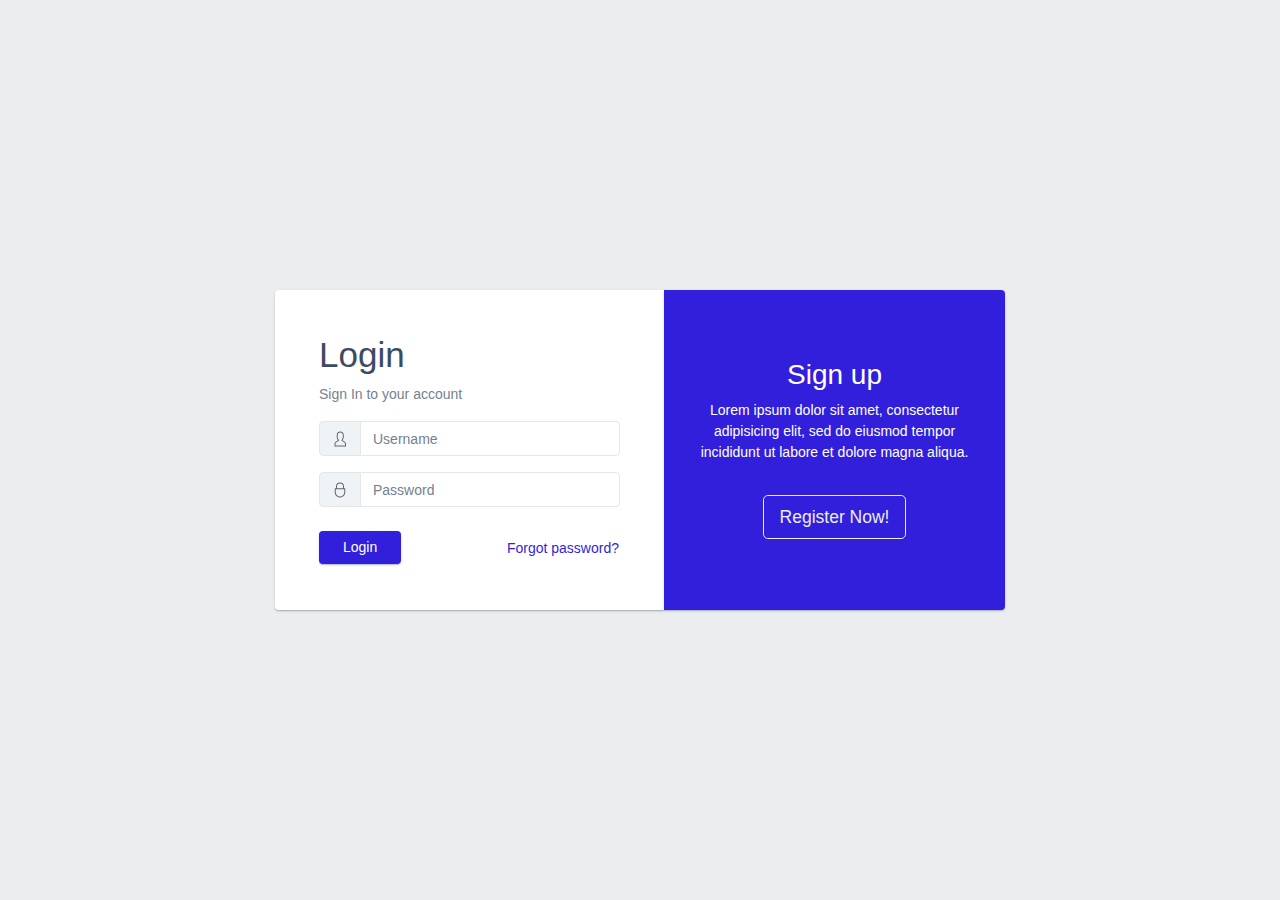
<file: task_manager/template/login.html>
<!DOCTYPE html>
<!--
* CoreUI Pro based Bootstrap Admin Template
* @version v3.2.0
* @link https://coreui.io/pro/
* Copyright (c) 2020 creativeLabs Łukasz Holeczek
* License (https://coreui.io/pro/license)
-->
<html lang="en">
  <head>
    <base href="./">
    <meta charset="utf-8">
    <meta http-equiv="X-UA-Compatible" content="IE=edge">
    <meta name="viewport" content="width=device-width, initial-scale=1.0, shrink-to-fit=no">
    <meta name="description" content="CoreUI - Open Source Bootstrap Admin Template">
    <meta name="author" content="Łukasz Holeczek">
    <meta name="keyword" content="Bootstrap,Admin,Template,Open,Source,jQuery,CSS,HTML,RWD,Dashboard">
    <title>CoreUI Pro Bootstrap Admin Template</title>
    <!-- Main styles for this application-->
    <link href="css/style.css" rel="stylesheet">
  </head>
  <body class="c-app flex-row align-items-center">
    <div class="container">
      <div class="row justify-content-center">
        <div class="col-md-8">
          <div class="card-group">
            <div class="card p-4">
              <div class="card-body">
                <h1>Login</h1>
                <p class="text-muted">Sign In to your account</p>
                <div class="input-group mb-3">
                  <div class="input-group-prepend"><span class="input-group-text">
                      <svg class="c-icon">
                        <use xlink:href="vendors/@coreui/icons/svg/free.svg#cil-user"></use>
                      </svg></span></div>
                  <input class="form-control" type="text" placeholder="Username">
                </div>
                <div class="input-group mb-4">
                  <div class="input-group-prepend"><span class="input-group-text">
                      <svg class="c-icon">
                        <use xlink:href="vendors/@coreui/icons/svg/free.svg#cil-lock-locked"></use>
                      </svg></span></div>
                  <input class="form-control" type="password" placeholder="Password">
                </div>
                <div class="row">
                  <div class="col-6">
                    <button class="btn btn-primary px-4" type="button">Login</button>
                  </div>
                  <div class="col-6 text-right">
                    <button class="btn btn-link px-0" type="button">Forgot password?</button>
                  </div>
                </div>
              </div>
            </div>
            <div class="card text-white bg-primary py-5 d-md-down-none" style="width:44%">
              <div class="card-body text-center">
                <div>
                  <h2>Sign up</h2>
                  <p>Lorem ipsum dolor sit amet, consectetur adipisicing elit, sed do eiusmod tempor incididunt ut labore et dolore magna aliqua.</p>
                  <button class="btn btn-lg btn-outline-light mt-3" type="button">Register Now!</button>
                </div>
              </div>
            </div>
          </div>
        </div>
      </div>
    </div>
    <!-- CoreUI and necessary plugins-->
    <script src="vendors/@coreui/coreui-pro/js/coreui.bundle.min.js"></script>
    <!--[if IE]><!-->
    <script src="vendors/@coreui/icons/js/svgxuse.min.js"></script>
    <!--<![endif]-->
    <script>
      document.addEventListener("DOMContentLoaded", function(event) {
        setTimeout(function() {
          document.body.classList.remove('c-no-layout-transition')
        }, 2000);
      });
    </script>

  </body>
</html>
</file>
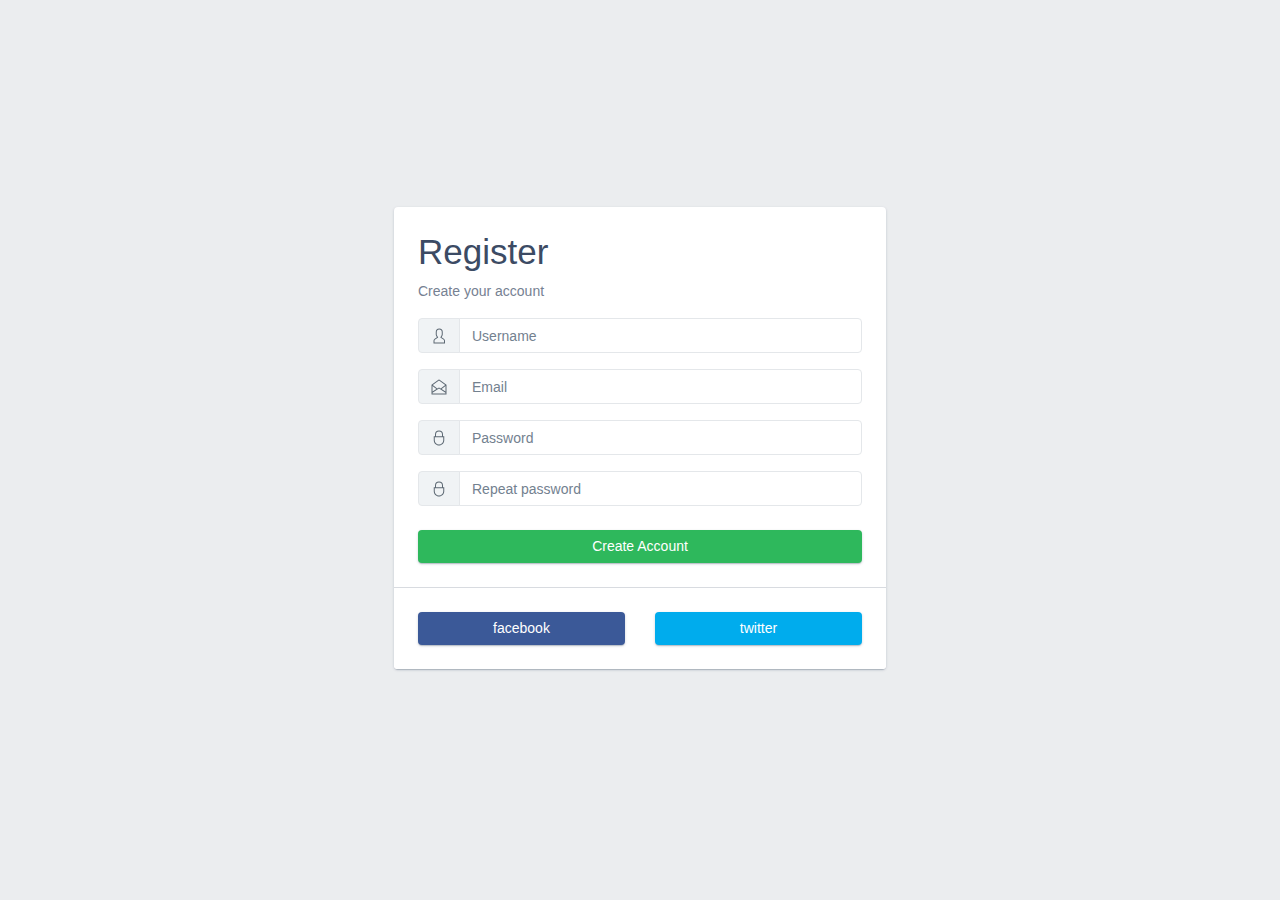
<file: task_manager/template/register.html>
<!DOCTYPE html>
<!--
* CoreUI Pro based Bootstrap Admin Template
* @version v3.2.0
* @link https://coreui.io/pro/
* Copyright (c) 2020 creativeLabs Łukasz Holeczek
* License (https://coreui.io/pro/license)
-->
<html lang="en">
  <head>
    <base href="./">
    <meta charset="utf-8">
    <meta http-equiv="X-UA-Compatible" content="IE=edge">
    <meta name="viewport" content="width=device-width, initial-scale=1.0, shrink-to-fit=no">
    <meta name="description" content="CoreUI - Open Source Bootstrap Admin Template">
    <meta name="author" content="Łukasz Holeczek">
    <meta name="keyword" content="Bootstrap,Admin,Template,Open,Source,jQuery,CSS,HTML,RWD,Dashboard">
    <title>CoreUI Pro Bootstrap Admin Template</title>
    <!-- Main styles for this application-->
    <link href="css/style.css" rel="stylesheet">
  </head>
  <body class="c-app flex-row align-items-center">
    <div class="container">
      <div class="row justify-content-center">
        <div class="col-md-6">
          <div class="card mx-4">
            <div class="card-body p-4">
              <h1>Register</h1>
              <p class="text-muted">Create your account</p>
              <div class="input-group mb-3">
                <div class="input-group-prepend"><span class="input-group-text">
                    <svg class="c-icon">
                      <use xlink:href="vendors/@coreui/icons/svg/free.svg#cil-user"></use>
                    </svg></span></div>
                <input class="form-control" type="text" placeholder="Username">
              </div>
              <div class="input-group mb-3">
                <div class="input-group-prepend"><span class="input-group-text">
                    <svg class="c-icon">
                      <use xlink:href="vendors/@coreui/icons/svg/free.svg#cil-envelope-open"></use>
                    </svg></span></div>
                <input class="form-control" type="text" placeholder="Email">
              </div>
              <div class="input-group mb-3">
                <div class="input-group-prepend"><span class="input-group-text">
                    <svg class="c-icon">
                      <use xlink:href="vendors/@coreui/icons/svg/free.svg#cil-lock-locked"></use>
                    </svg></span></div>
                <input class="form-control" type="password" placeholder="Password">
              </div>
              <div class="input-group mb-4">
                <div class="input-group-prepend"><span class="input-group-text">
                    <svg class="c-icon">
                      <use xlink:href="vendors/@coreui/icons/svg/free.svg#cil-lock-locked"></use>
                    </svg></span></div>
                <input class="form-control" type="password" placeholder="Repeat password">
              </div>
              <button class="btn btn-block btn-success" type="button">Create Account</button>
            </div>
            <div class="card-footer p-4">
              <div class="row">
                <div class="col-6">
                  <button class="btn btn-block btn-facebook" type="button"><span>facebook</span></button>
                </div>
                <div class="col-6">
                  <button class="btn btn-block btn-twitter" type="button"><span>twitter</span></button>
                </div>
              </div>
            </div>
          </div>
        </div>
      </div>
    </div>
    <!-- CoreUI and necessary plugins-->
    <script src="vendors/@coreui/coreui-pro/js/coreui.bundle.min.js"></script>
    <!--[if IE]><!-->
    <script src="vendors/@coreui/icons/js/svgxuse.min.js"></script>
    <!--<![endif]-->
    <script>
      document.addEventListener("DOMContentLoaded", function(event) {
        setTimeout(function() {
          document.body.classList.remove('c-no-layout-transition')
        }, 2000);
      });
    </script>

  </body>
</html>
</file>
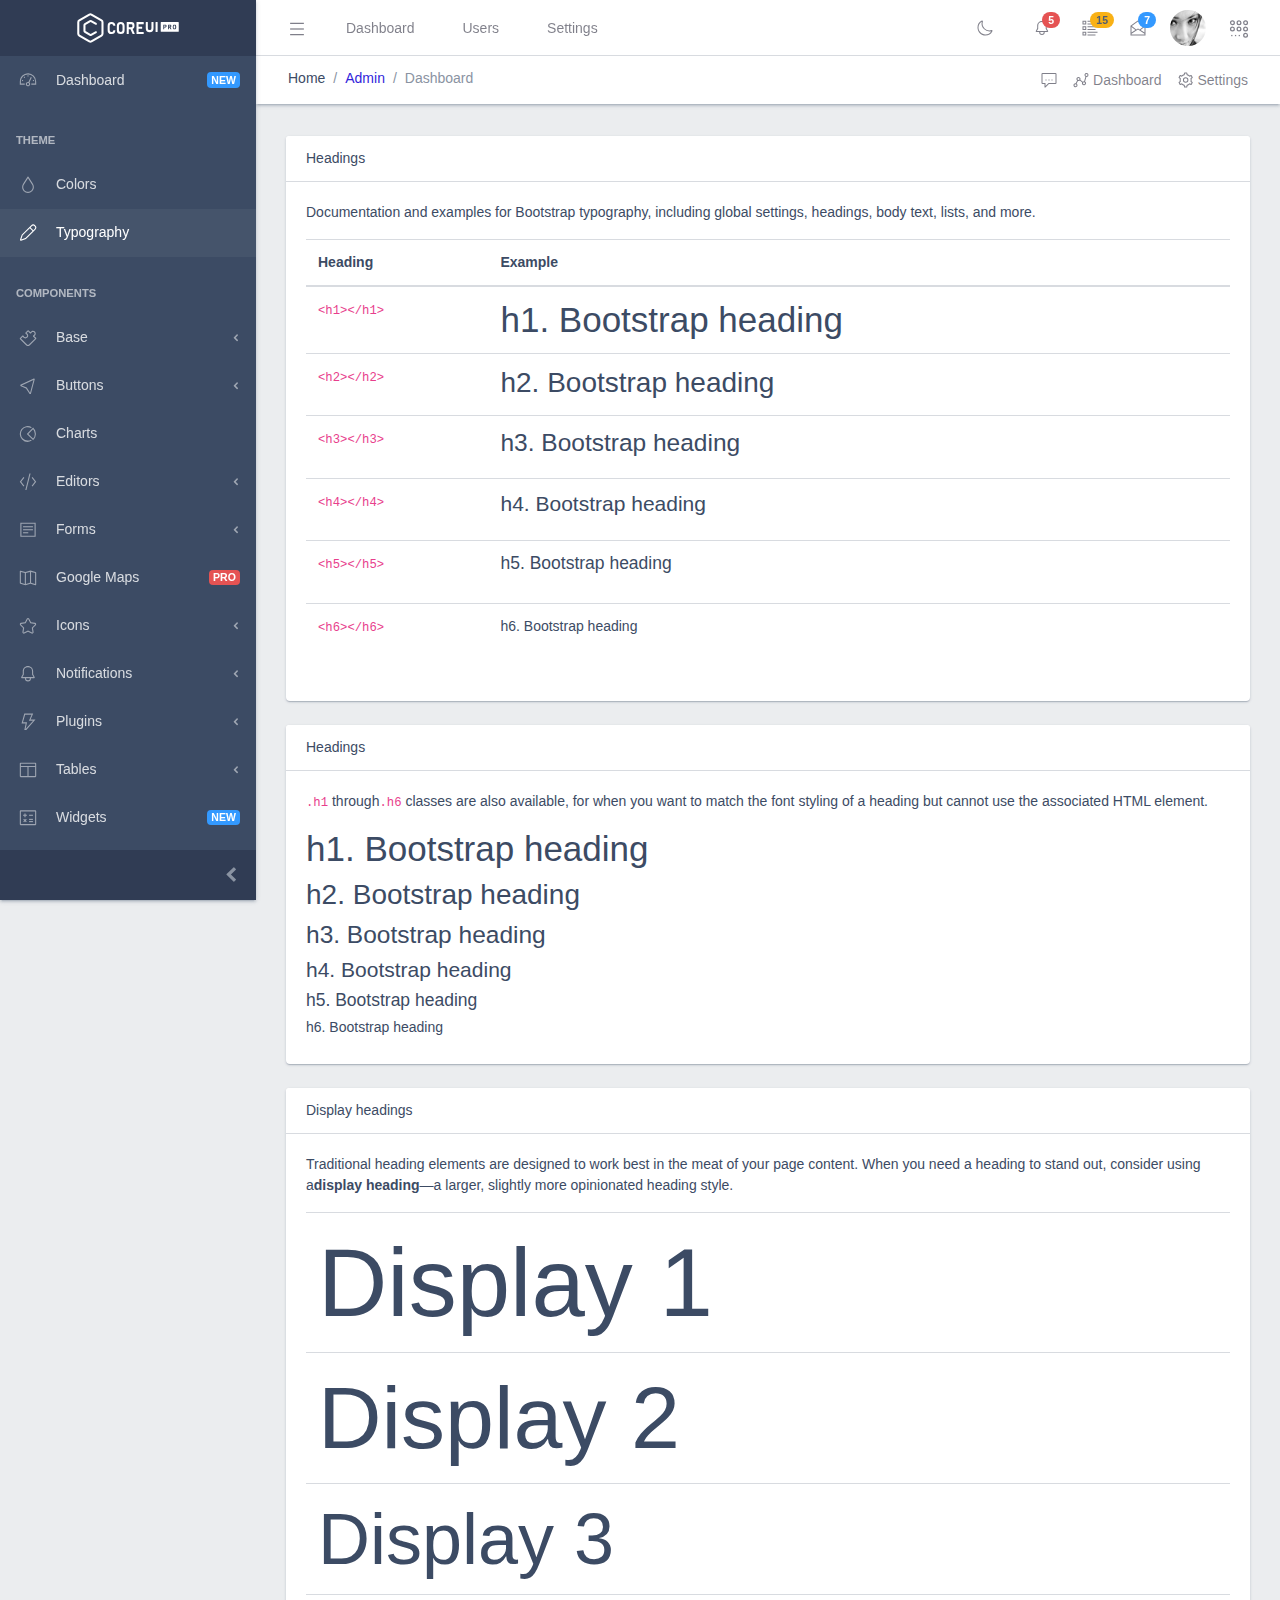
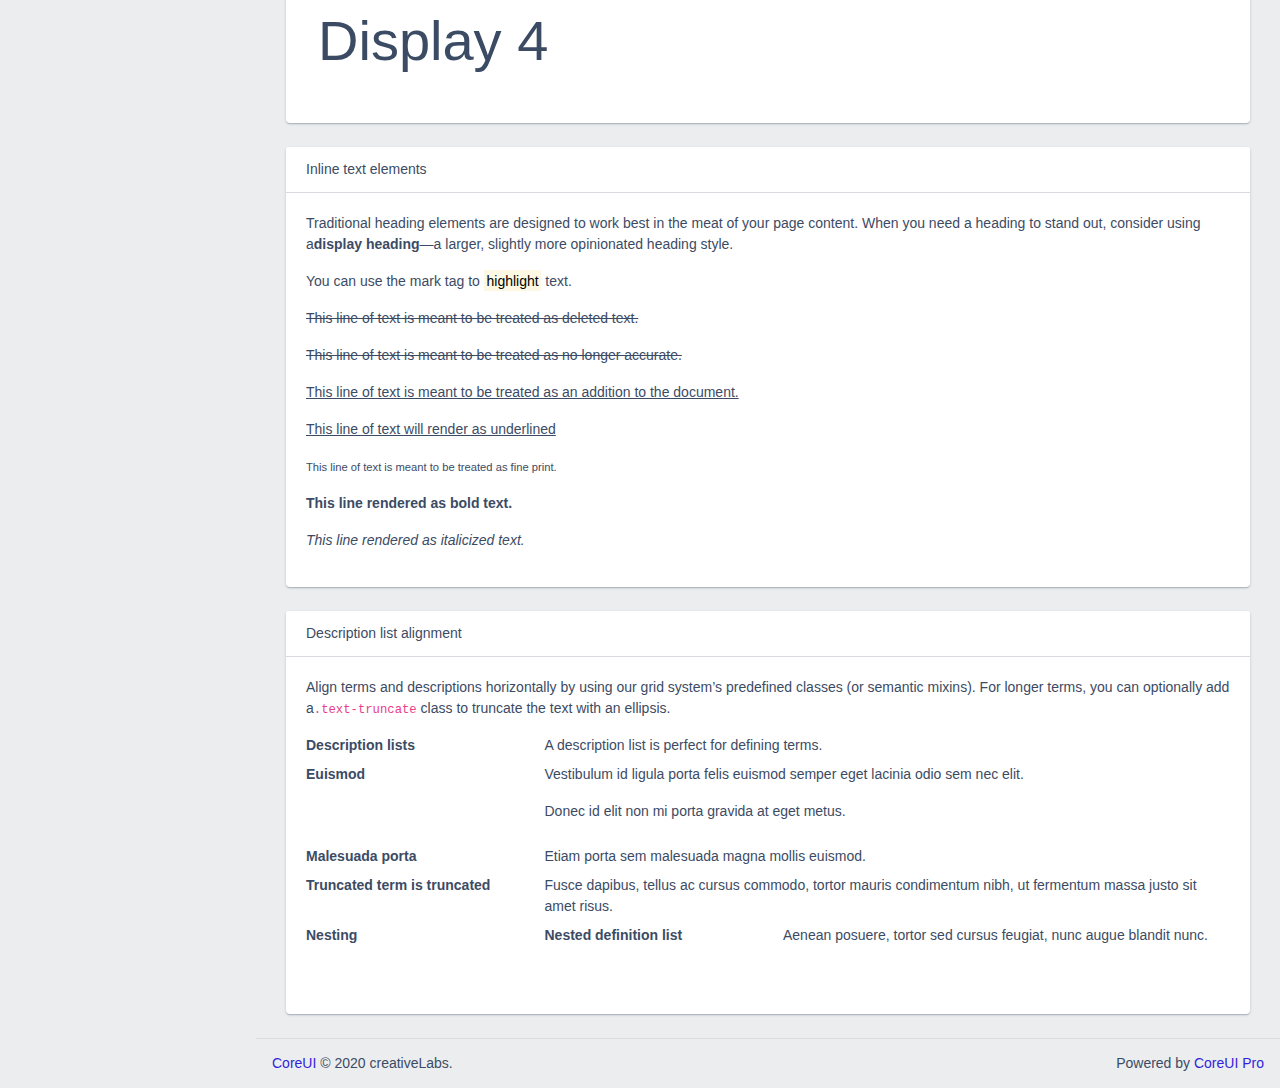
<file: task_manager/template/typography.html>
<!DOCTYPE html>
<!--
* CoreUI Pro based Bootstrap Admin Template
* @version v3.2.0
* @link https://coreui.io/pro/
* Copyright (c) 2020 creativeLabs Łukasz Holeczek
* License (https://coreui.io/pro/license)
-->
<html lang="en">
  <head>
    <base href="./">
    <meta charset="utf-8">
    <meta http-equiv="X-UA-Compatible" content="IE=edge">
    <meta name="viewport" content="width=device-width, initial-scale=1.0, shrink-to-fit=no">
    <meta name="description" content="CoreUI - Open Source Bootstrap Admin Template">
    <meta name="author" content="Łukasz Holeczek">
    <meta name="keyword" content="Bootstrap,Admin,Template,Open,Source,jQuery,CSS,HTML,RWD,Dashboard">
    <title>CoreUI Pro Bootstrap Admin Template</title>
    <!-- Main styles for this application-->
    <link href="css/style.css" rel="stylesheet">
  </head>
  <body class="c-app c-no-layout-transition">
    <div class="c-sidebar c-sidebar-dark c-sidebar-fixed c-sidebar-lg-show" id="sidebar">
      <div class="c-sidebar-brand d-md-down-none">
        <svg class="c-sidebar-brand-full" width="118" height="46" alt="CoreUI Logo">
          <use xlink:href="assets/brand/coreui-pro.svg#full"></use>
        </svg>
        <svg class="c-sidebar-brand-minimized" width="46" height="46" alt="CoreUI Logo">
          <use xlink:href="assets/brand/coreui-pro.svg#signet"></use>
        </svg>
      </div>
      <ul class="c-sidebar-nav">
        <li class="c-sidebar-nav-item"><a class="c-sidebar-nav-link" href="index.html">
            <svg class="c-sidebar-nav-icon">
              <use xlink:href="vendors/@coreui/icons/svg/free.svg#cil-speedometer"></use>
            </svg> Dashboard<span class="badge badge-info">NEW</span></a></li>
        <li class="c-sidebar-nav-title">Theme</li>
        <li class="c-sidebar-nav-item"><a class="c-sidebar-nav-link" href="colors.html">
            <svg class="c-sidebar-nav-icon">
              <use xlink:href="vendors/@coreui/icons/svg/free.svg#cil-drop"></use>
            </svg> Colors</a></li>
        <li class="c-sidebar-nav-item"><a class="c-sidebar-nav-link" href="typography.html">
            <svg class="c-sidebar-nav-icon">
              <use xlink:href="vendors/@coreui/icons/svg/free.svg#cil-pencil"></use>
            </svg> Typography</a></li>
        <li class="c-sidebar-nav-title">Components</li>
        <li class="c-sidebar-nav-dropdown"><a class="c-sidebar-nav-dropdown-toggle" href="#">
            <svg class="c-sidebar-nav-icon">
              <use xlink:href="vendors/@coreui/icons/svg/free.svg#cil-puzzle"></use>
            </svg> Base</a>
          <ul class="c-sidebar-nav-dropdown-items">
            <li class="c-sidebar-nav-item"><a class="c-sidebar-nav-link" href="base/breadcrumb.html"> Breadcrumb</a></li>
            <li class="c-sidebar-nav-item"><a class="c-sidebar-nav-link" href="base/cards.html"> Cards</a></li>
            <li class="c-sidebar-nav-item"><a class="c-sidebar-nav-link" href="base/carousel.html"> Carousel</a></li>
            <li class="c-sidebar-nav-item"><a class="c-sidebar-nav-link" href="base/collapse.html"> Collapse</a></li>
            <li class="c-sidebar-nav-item"><a class="c-sidebar-nav-link" href="base/jumbotron.html"> Jumbotron</a></li>
            <li class="c-sidebar-nav-item"><a class="c-sidebar-nav-link" href="base/list-group.html"> List group</a></li>
            <li class="c-sidebar-nav-item"><a class="c-sidebar-nav-link" href="base/navs.html"> Navs</a></li>
            <li class="c-sidebar-nav-item"><a class="c-sidebar-nav-link" href="base/pagination.html"> Pagination</a></li>
            <li class="c-sidebar-nav-item"><a class="c-sidebar-nav-link" href="base/popovers.html"> Popovers</a></li>
            <li class="c-sidebar-nav-item"><a class="c-sidebar-nav-link" href="base/progress.html"> Progress</a></li>
            <li class="c-sidebar-nav-item"><a class="c-sidebar-nav-link" href="base/scrollspy.html"> Scrollspy</a></li>
            <li class="c-sidebar-nav-item"><a class="c-sidebar-nav-link" href="base/switches.html"> Switches</a></li>
            <li class="c-sidebar-nav-item"><a class="c-sidebar-nav-link" href="base/tabs.html"> Tabs</a></li>
            <li class="c-sidebar-nav-item"><a class="c-sidebar-nav-link" href="base/tooltips.html"> Tooltips</a></li>
          </ul>
        </li>
        <li class="c-sidebar-nav-dropdown"><a class="c-sidebar-nav-dropdown-toggle" href="#">
            <svg class="c-sidebar-nav-icon">
              <use xlink:href="vendors/@coreui/icons/svg/free.svg#cil-cursor"></use>
            </svg> Buttons</a>
          <ul class="c-sidebar-nav-dropdown-items">
            <li class="c-sidebar-nav-item"><a class="c-sidebar-nav-link" href="buttons/buttons.html"> Buttons</a></li>
            <li class="c-sidebar-nav-item"><a class="c-sidebar-nav-link" href="buttons/brand-buttons.html"> Brand Buttons</a></li>
            <li class="c-sidebar-nav-item"><a class="c-sidebar-nav-link" href="buttons/button-group.html"> Buttons Group</a></li>
            <li class="c-sidebar-nav-item"><a class="c-sidebar-nav-link" href="buttons/dropdowns.html"> Dropdowns</a></li>
            <li class="c-sidebar-nav-item"><a class="c-sidebar-nav-link" href="buttons/loading-buttons.html"> Loading Buttons<span class="badge badge-danger">PRO</span><span class="badge badge-success">NEW</span></a></li>
          </ul>
        </li>
        <li class="c-sidebar-nav-item"><a class="c-sidebar-nav-link" href="charts.html">
            <svg class="c-sidebar-nav-icon">
              <use xlink:href="vendors/@coreui/icons/svg/free.svg#cil-chart-pie"></use>
            </svg> Charts</a></li>
        <li class="c-sidebar-nav-dropdown"><a class="c-sidebar-nav-dropdown-toggle" href="#">
            <svg class="c-sidebar-nav-icon">
              <use xlink:href="vendors/@coreui/icons/svg/free.svg#cil-code"></use>
            </svg> Editors</a>
          <ul class="c-sidebar-nav-dropdown-items">
            <li class="c-sidebar-nav-item"><a class="c-sidebar-nav-link" href="editors/code-editor.html">
                <svg class="c-sidebar-nav-icon">
                  <use xlink:href="vendors/@coreui/icons/svg/free.svg#cil-notes"></use>
                </svg> Code Editor<span class="badge badge-danger">PRO</span></a></li>
            <li class="c-sidebar-nav-item"><a class="c-sidebar-nav-link" href="editors/markdown-editor.html">
                <svg class="c-sidebar-nav-icon">
                  <use xlink:href="vendors/@coreui/icons/svg/free.svg#cil-code"></use>
                </svg> Markdown<span class="badge badge-danger">PRO</span></a></li>
            <li class="c-sidebar-nav-item"><a class="c-sidebar-nav-link" href="editors/text-editor.html">
                <svg class="c-sidebar-nav-icon">
                  <use xlink:href="vendors/@coreui/icons/svg/free.svg#cil-notes"></use>
                </svg> Rich Text Editor<span class="badge badge-danger">PRO</span></a></li>
          </ul>
        </li>
        <li class="c-sidebar-nav-dropdown"><a class="c-sidebar-nav-dropdown-toggle" href="#">
            <svg class="c-sidebar-nav-icon">
              <use xlink:href="vendors/@coreui/icons/svg/free.svg#cil-notes"></use>
            </svg> Forms</a>
          <ul class="c-sidebar-nav-dropdown-items">
            <li class="c-sidebar-nav-item"><a class="c-sidebar-nav-link" href="forms/basic-forms.html"> Basic Forms</a></li>
            <li class="c-sidebar-nav-item"><a class="c-sidebar-nav-link" href="forms/multi-select.html"> Multi Select<span class="badge badge-danger">PRO</span><span class="badge badge-success">NEW</span></a></li>
            <li class="c-sidebar-nav-item"><a class="c-sidebar-nav-link" href="forms/advanced-forms.html"> Advanced<span class="badge badge-danger">PRO</span></a></li>
            <li class="c-sidebar-nav-item"><a class="c-sidebar-nav-link" href="forms/validation.html"> Validation<span class="badge badge-danger">PRO</span></a></li>
          </ul>
        </li>
        <li class="c-sidebar-nav-item"><a class="c-sidebar-nav-link" href="google-maps.html">
            <svg class="c-sidebar-nav-icon">
              <use xlink:href="vendors/@coreui/icons/svg/free.svg#cil-map"></use>
            </svg> Google Maps<span class="badge badge-danger">PRO</span></a></li>
        <li class="c-sidebar-nav-dropdown"><a class="c-sidebar-nav-dropdown-toggle" href="#">
            <svg class="c-sidebar-nav-icon">
              <use xlink:href="vendors/@coreui/icons/svg/free.svg#cil-star"></use>
            </svg> Icons</a>
          <ul class="c-sidebar-nav-dropdown-items">
            <li class="c-sidebar-nav-item"><a class="c-sidebar-nav-link" href="icons/coreui-icons-free.html"> CoreUI Icons<span class="badge badge-success">Free</span></a></li>
            <li class="c-sidebar-nav-item"><a class="c-sidebar-nav-link" href="icons/coreui-icons-brand.html"> CoreUI Icons - Brand</a></li>
            <li class="c-sidebar-nav-item"><a class="c-sidebar-nav-link" href="icons/coreui-icons-flag.html"> CoreUI Icons - Flag</a></li>
          </ul>
        </li>
        <li class="c-sidebar-nav-dropdown"><a class="c-sidebar-nav-dropdown-toggle" href="#">
            <svg class="c-sidebar-nav-icon">
              <use xlink:href="vendors/@coreui/icons/svg/free.svg#cil-bell"></use>
            </svg> Notifications</a>
          <ul class="c-sidebar-nav-dropdown-items">
            <li class="c-sidebar-nav-item"><a class="c-sidebar-nav-link" href="notifications/alerts.html"> Alerts</a></li>
            <li class="c-sidebar-nav-item"><a class="c-sidebar-nav-link" href="notifications/badge.html"> Badge</a></li>
            <li class="c-sidebar-nav-item"><a class="c-sidebar-nav-link" href="notifications/modals.html"> Modals</a></li>
            <li class="c-sidebar-nav-item"><a class="c-sidebar-nav-link" href="notifications/toastr.html"> Toastr<span class="badge badge-danger">PRO</span></a></li>
          </ul>
        </li>
        <li class="c-sidebar-nav-dropdown"><a class="c-sidebar-nav-dropdown-toggle" href="#">
            <svg class="c-sidebar-nav-icon">
              <use xlink:href="vendors/@coreui/icons/svg/free.svg#cil-bolt"></use>
            </svg> Plugins</a>
          <ul class="c-sidebar-nav-dropdown-items">
            <li class="c-sidebar-nav-item"><a class="c-sidebar-nav-link" href="plugins/calendar.html">
                <svg class="c-sidebar-nav-icon">
                  <use xlink:href="vendors/@coreui/icons/svg/free.svg#cil-calendar"></use>
                </svg> Calendar<span class="badge badge-danger">PRO</span></a></li>
            <li class="c-sidebar-nav-item"><a class="c-sidebar-nav-link" href="plugins/draggable-cards.html">
                <svg class="c-sidebar-nav-icon">
                  <use xlink:href="vendors/@coreui/icons/svg/free.svg#cil-cursor-move"></use>
                </svg> Draggable<span class="badge badge-danger">PRO</span></a></li>
            <li class="c-sidebar-nav-item"><a class="c-sidebar-nav-link" href="plugins/ladda-buttons.html">
                <svg class="c-sidebar-nav-icon">
                  <use xlink:href="vendors/@coreui/icons/svg/free.svg#cil-cursor-move"></use>
                </svg> Ladda Buttons<span class="badge badge-danger">PRO</span></a></li>
            <li class="c-sidebar-nav-item"><a class="c-sidebar-nav-link" href="plugins/spinners.html">
                <svg class="c-sidebar-nav-icon">
                  <use xlink:href="vendors/@coreui/icons/svg/free.svg#cil-sync"></use>
                </svg> Spinners<span class="badge badge-danger">PRO</span></a></li>
          </ul>
        </li>
        <li class="c-sidebar-nav-dropdown"><a class="c-sidebar-nav-dropdown-toggle" href="#">
            <svg class="c-sidebar-nav-icon">
              <use xlink:href="vendors/@coreui/icons/svg/free.svg#cil-columns"></use>
            </svg> Tables</a>
          <ul class="c-sidebar-nav-dropdown-items">
            <li class="c-sidebar-nav-item"><a class="c-sidebar-nav-link" href="tables/tables.html"> Standard Tables</a></li>
            <li class="c-sidebar-nav-item"><a class="c-sidebar-nav-link" href="tables/datatables.html"> DataTables<span class="badge badge-danger">PRO</span></a></li>
          </ul>
        </li>
        <li class="c-sidebar-nav-item"><a class="c-sidebar-nav-link" href="widgets.html">
            <svg class="c-sidebar-nav-icon">
              <use xlink:href="vendors/@coreui/icons/svg/free.svg#cil-calculator"></use>
            </svg> Widgets<span class="badge badge-info">NEW</span></a></li>
        <li class="c-sidebar-nav-divider"></li>
        <li class="c-sidebar-nav-title">Extras</li>
        <li class="c-sidebar-nav-dropdown"><a class="c-sidebar-nav-dropdown-toggle" href="#">
            <svg class="c-sidebar-nav-icon">
              <use xlink:href="vendors/@coreui/icons/svg/free.svg#cil-star"></use>
            </svg> Pages</a>
          <ul class="c-sidebar-nav-dropdown-items">
            <li class="c-sidebar-nav-item"><a class="c-sidebar-nav-link" href="login.html" target="_top">
                <svg class="c-sidebar-nav-icon">
                  <use xlink:href="vendors/@coreui/icons/svg/free.svg#cil-account-logout"></use>
                </svg> Login</a></li>
            <li class="c-sidebar-nav-item"><a class="c-sidebar-nav-link" href="register.html" target="_top">
                <svg class="c-sidebar-nav-icon">
                  <use xlink:href="vendors/@coreui/icons/svg/free.svg#cil-account-logout"></use>
                </svg> Register</a></li>
            <li class="c-sidebar-nav-item"><a class="c-sidebar-nav-link" href="404.html" target="_top">
                <svg class="c-sidebar-nav-icon">
                  <use xlink:href="vendors/@coreui/icons/svg/free.svg#cil-bug"></use>
                </svg> Error 404</a></li>
            <li class="c-sidebar-nav-item"><a class="c-sidebar-nav-link" href="500.html" target="_top">
                <svg class="c-sidebar-nav-icon">
                  <use xlink:href="vendors/@coreui/icons/svg/free.svg#cil-bug"></use>
                </svg> Error 500</a></li>
          </ul>
        </li>
        <li class="c-sidebar-nav-dropdown"><a class="c-sidebar-nav-dropdown-toggle" href="#">
            <svg class="c-sidebar-nav-icon">
              <use xlink:href="vendors/@coreui/icons/svg/free.svg#cil-layers"></use>
            </svg> Apps</a>
          <ul class="c-sidebar-nav-dropdown-items">
            <li class="c-sidebar-nav-dropdown"><a class="c-sidebar-nav-dropdown-toggle" href="#">
                <svg class="c-sidebar-nav-icon">
                  <use xlink:href="vendors/@coreui/icons/svg/free.svg#cil-description"></use>
                </svg> Invoicing</a>
              <ul class="c-sidebar-nav-dropdown-items">
                <li class="c-sidebar-nav-item"><a class="c-sidebar-nav-link" href="apps/invoicing/invoice.html"> Invoice<span class="badge badge-danger">PRO</span></a></li>
              </ul>
            </li>
            <li class="c-sidebar-nav-dropdown"><a class="c-sidebar-nav-dropdown-toggle" href="#">
                <svg class="c-sidebar-nav-icon">
                  <use xlink:href="vendors/@coreui/icons/svg/free.svg#cil-envelope-open"></use>
                </svg> Email</a>
              <ul class="c-sidebar-nav-dropdown-items">
                <li class="c-sidebar-nav-item"><a class="c-sidebar-nav-link" href="apps/email/inbox.html"> Inbox<span class="badge badge-danger">PRO</span></a></li>
                <li class="c-sidebar-nav-item"><a class="c-sidebar-nav-link" href="apps/email/message.html"> Message<span class="badge badge-danger">PRO</span></a></li>
                <li class="c-sidebar-nav-item"><a class="c-sidebar-nav-link" href="apps/email/compose.html"> Compose<span class="badge badge-danger">PRO</span></a></li>
              </ul>
            </li>
          </ul>
        </li>
        <li class="c-sidebar-nav-divider"></li>
        <li class="c-sidebar-nav-title">Labels</li>
        <li class="c-sidebar-nav-item c-d-compact-none c-d-minimized-none"><a class="c-sidebar-nav-label" href="#">
            <svg class="c-sidebar-nav-icon text-danger">
              <use xlink:href="vendors/@coreui/icons/svg/free.svg#cil-bookmark"></use>
            </svg> Label danger</a></li>
        <li class="c-sidebar-nav-item c-d-compact-none c-d-minimized-none"><a class="c-sidebar-nav-label" href="#">
            <svg class="c-sidebar-nav-icon text-info">
              <use xlink:href="vendors/@coreui/icons/svg/free.svg#cil-bookmark"></use>
            </svg> Label info</a></li>
        <li class="c-sidebar-nav-item c-d-compact-none c-d-minimized-none"><a class="c-sidebar-nav-label" href="#">
            <svg class="c-sidebar-nav-icon text-warning">
              <use xlink:href="vendors/@coreui/icons/svg/free.svg#cil-bookmark"></use>
            </svg> Label warning</a></li>
        <li class="c-sidebar-nav-divider"></li>
        <li class="c-sidebar-nav-title">System Utilization</li>
        <li class="c-sidebar-nav-item px-3 c-d-compact-none c-d-minimized-none">
          <div class="text-uppercase mb-1"><small><b>CPU Usage</b></small></div>
          <div class="progress progress-xs">
            <div class="progress-bar bg-info" role="progressbar" style="width: 25%" aria-valuenow="25" aria-valuemin="0" aria-valuemax="100"></div>
          </div><small class="text-muted">348 Processes. 1/4 Cores.</small>
        </li>
        <li class="c-sidebar-nav-item px-3 c-d-compact-none c-d-minimized-none">
          <div class="text-uppercase mb-1"><small><b>Memory Usage</b></small></div>
          <div class="progress progress-xs">
            <div class="progress-bar bg-warning" role="progressbar" style="width: 70%" aria-valuenow="70" aria-valuemin="0" aria-valuemax="100"></div>
          </div><small class="text-muted">11444GB/16384MB</small>
        </li>
        <li class="c-sidebar-nav-item px-3 mb-3 c-d-compact-none c-d-minimized-none">
          <div class="text-uppercase mb-1"><small><b>SSD 1 Usage</b></small></div>
          <div class="progress progress-xs">
            <div class="progress-bar bg-danger" role="progressbar" style="width: 95%" aria-valuenow="95" aria-valuemin="0" aria-valuemax="100"></div>
          </div><small class="text-muted">243GB/256GB</small>
        </li>
      </ul>
      <button class="c-sidebar-minimizer c-class-toggler" type="button" data-target="_parent" data-class="c-sidebar-unfoldable"></button>
    </div>
    <div class="c-sidebar c-sidebar-lg c-sidebar-light c-sidebar-right c-sidebar-overlaid" id="aside">
      <button class="c-sidebar-close c-class-toggler" type="button" data-target="_parent" data-class="c-sidebar-show" responsive="true">
        <svg class="c-icon">
          <use xlink:href="vendors/@coreui/icons/svg/free.svg#cil-x"></use>
        </svg>
      </button>
      <ul class="nav nav-tabs nav-underline nav-underline-primary" role="tablist">
        <li class="nav-item"><a class="nav-link active" data-toggle="tab" href="#timeline" role="tab">
            <svg class="c-icon">
              <use xlink:href="vendors/@coreui/icons/svg/free.svg#cil-list"></use>
            </svg></a></li>
        <li class="nav-item"><a class="nav-link" data-toggle="tab" href="#messages" role="tab">
            <svg class="c-icon">
              <use xlink:href="vendors/@coreui/icons/svg/free.svg#cil-speech"></use>
            </svg></a></li>
        <li class="nav-item"><a class="nav-link" data-toggle="tab" href="#settings" role="tab">
            <svg class="c-icon">
              <use xlink:href="vendors/@coreui/icons/svg/free.svg#cil-settings"></use>
            </svg></a></li>
      </ul>
      <!-- Tab panes-->
      <div class="tab-content">
        <div class="tab-pane active" id="timeline" role="tabpanel">
          <div class="list-group list-group-accent">
            <div class="list-group-item list-group-item-accent-secondary bg-light text-center font-weight-bold text-muted text-uppercase c-small">Today</div>
            <div class="list-group-item list-group-item-accent-warning list-group-item-divider">
              <div class="c-avatar float-right"><img class="c-avatar-img" src="assets/img/avatars/7.jpg" alt="user@email.com"></div>
              <div>Meeting with <strong>Lucas</strong></div><small class="text-muted mr-3">
                <svg class="c-icon">
                  <use xlink:href="vendors/@coreui/icons/svg/free.svg#cil-calendar"></use>
                </svg>&nbsp; 1 - 3pm</small><small class="text-muted">
                <svg class="c-icon">
                  <use xlink:href="vendors/@coreui/icons/svg/free.svg#cil-location-pin"></use>
                </svg>&nbsp; Palo Alto, CA</small>
            </div>
            <div class="list-group-item list-group-item-accent-info">
              <div class="c-avatar float-right"><img class="c-avatar-img" src="assets/img/avatars/4.jpg" alt="user@email.com"></div>
              <div>Skype with <strong>Megan</strong></div><small class="text-muted mr-3">
                <svg class="c-icon">
                  <use xlink:href="vendors/@coreui/icons/svg/free.svg#cil-calendar"></use>
                </svg>&nbsp; 4 - 5pm</small><small class="text-muted">
                <svg class="c-icon">
                  <use xlink:href="vendors/@coreui/icons/svg/brand.svg#cib-skype"></use>
                </svg>&nbsp; On-line</small>
            </div>
            <div class="list-group-item list-group-item-accent-secondary bg-light text-center font-weight-bold text-muted text-uppercase c-small">Tomorrow</div>
            <div class="list-group-item list-group-item-accent-danger list-group-item-divider">
              <div>New UI Project - <strong>deadline</strong></div><small class="text-muted mr-3">
                <svg class="c-icon">
                  <use xlink:href="vendors/@coreui/icons/svg/free.svg#cil-calendar"></use>
                </svg>&nbsp; 10 - 11pm</small><small class="text-muted">
                <svg class="c-icon">
                  <use xlink:href="vendors/@coreui/icons/svg/free.svg#cil-home"></use>
                </svg>&nbsp; creativeLabs HQ</small>
              <div class="c-avatars-stack mt-2">
                <div class="c-avatar c-avatar-xs"><img class="c-avatar-img" src="assets/img/avatars/2.jpg" alt="user@email.com"></div>
                <div class="c-avatar c-avatar-xs"><img class="c-avatar-img" src="assets/img/avatars/3.jpg" alt="user@email.com"></div>
                <div class="c-avatar c-avatar-xs"><img class="c-avatar-img" src="assets/img/avatars/4.jpg" alt="user@email.com"></div>
                <div class="c-avatar c-avatar-xs"><img class="c-avatar-img" src="assets/img/avatars/5.jpg" alt="user@email.com"></div>
                <div class="c-avatar c-avatar-xs"><img class="c-avatar-img" src="assets/img/avatars/6.jpg" alt="user@email.com"></div>
              </div>
            </div>
            <div class="list-group-item list-group-item-accent-success list-group-item-divider">
              <div><strong>#10 Startups.Garden</strong> Meetup</div><small class="text-muted mr-3">
                <svg class="c-icon">
                  <use xlink:href="vendors/@coreui/icons/svg/free.svg#cil-calendar"></use>
                </svg>&nbsp; 1 - 3pm</small><small class="text-muted">
                <svg class="c-icon">
                  <use xlink:href="vendors/@coreui/icons/svg/free.svg#cil-location-pin"></use>
                </svg>&nbsp; Palo Alto, CA</small>
            </div>
            <div class="list-group-item list-group-item-accent-primary list-group-item-divider">
              <div><strong>Team meeting</strong></div><small class="text-muted mr-3">
                <svg class="c-icon">
                  <use xlink:href="vendors/@coreui/icons/svg/free.svg#cil-calendar"></use>
                </svg>&nbsp; 4 - 6pm</small><small class="text-muted">
                <svg class="c-icon">
                  <use xlink:href="vendors/@coreui/icons/svg/free.svg#cil-home"></use>
                </svg>&nbsp; creativeLabs HQ</small>
              <div class="c-avatars-stack mt-2">
                <div class="c-avatar c-avatar-xs"><img class="c-avatar-img" src="assets/img/avatars/2.jpg" alt="user@email.com"></div>
                <div class="c-avatar c-avatar-xs"><img class="c-avatar-img" src="assets/img/avatars/3.jpg" alt="user@email.com"></div>
                <div class="c-avatar c-avatar-xs"><img class="c-avatar-img" src="assets/img/avatars/4.jpg" alt="user@email.com"></div>
                <div class="c-avatar c-avatar-xs"><img class="c-avatar-img" src="assets/img/avatars/5.jpg" alt="user@email.com"></div>
                <div class="c-avatar c-avatar-xs"><img class="c-avatar-img" src="assets/img/avatars/6.jpg" alt="user@email.com"></div>
                <div class="c-avatar c-avatar-xs"><img class="c-avatar-img" src="assets/img/avatars/7.jpg" alt="user@email.com"></div>
                <div class="c-avatar c-avatar-xs"><img class="c-avatar-img" src="assets/img/avatars/8.jpg" alt="user@email.com"></div>
              </div>
            </div>
          </div>
        </div>
        <div class="tab-pane p-3" id="messages" role="tabpanel">
          <div class="message">
            <div class="py-3 pb-5 mr-3 float-left">
              <div class="c-avatar"><img class="c-avatar-img" src="assets/img/avatars/7.jpg" alt="user@email.com"><span class="c-avatar-status bg-success"></span></div>
            </div>
            <div><small class="text-muted">Lukasz Holeczek</small><small class="text-muted float-right mt-1">1:52 PM</small></div>
            <div class="text-truncate font-weight-bold">Lorem ipsum dolor sit amet</div><small class="text-muted">Lorem ipsum dolor sit amet, consectetur adipisicing elit, sed do eiusmod tempor incididunt...</small>
          </div>
          <hr>
          <div class="message">
            <div class="py-3 pb-5 mr-3 float-left">
              <div class="c-avatar"><img class="c-avatar-img" src="assets/img/avatars/7.jpg" alt="user@email.com"><span class="c-avatar-status bg-success"></span></div>
            </div>
            <div><small class="text-muted">Lukasz Holeczek</small><small class="text-muted float-right mt-1">1:52 PM</small></div>
            <div class="text-truncate font-weight-bold">Lorem ipsum dolor sit amet</div><small class="text-muted">Lorem ipsum dolor sit amet, consectetur adipisicing elit, sed do eiusmod tempor incididunt...</small>
          </div>
          <hr>
          <div class="message">
            <div class="py-3 pb-5 mr-3 float-left">
              <div class="c-avatar"><img class="c-avatar-img" src="assets/img/avatars/7.jpg" alt="user@email.com"><span class="c-avatar-status bg-success"></span></div>
            </div>
            <div><small class="text-muted">Lukasz Holeczek</small><small class="text-muted float-right mt-1">1:52 PM</small></div>
            <div class="text-truncate font-weight-bold">Lorem ipsum dolor sit amet</div><small class="text-muted">Lorem ipsum dolor sit amet, consectetur adipisicing elit, sed do eiusmod tempor incididunt...</small>
          </div>
          <hr>
          <div class="message">
            <div class="py-3 pb-5 mr-3 float-left">
              <div class="c-avatar"><img class="c-avatar-img" src="assets/img/avatars/7.jpg" alt="user@email.com"><span class="c-avatar-status bg-success"></span></div>
            </div>
            <div><small class="text-muted">Lukasz Holeczek</small><small class="text-muted float-right mt-1">1:52 PM</small></div>
            <div class="text-truncate font-weight-bold">Lorem ipsum dolor sit amet</div><small class="text-muted">Lorem ipsum dolor sit amet, consectetur adipisicing elit, sed do eiusmod tempor incididunt...</small>
          </div>
          <hr>
          <div class="message">
            <div class="py-3 pb-5 mr-3 float-left">
              <div class="c-avatar"><img class="c-avatar-img" src="assets/img/avatars/7.jpg" alt="user@email.com"><span class="c-avatar-status bg-success"></span></div>
            </div>
            <div><small class="text-muted">Lukasz Holeczek</small><small class="text-muted float-right mt-1">1:52 PM</small></div>
            <div class="text-truncate font-weight-bold">Lorem ipsum dolor sit amet</div><small class="text-muted">Lorem ipsum dolor sit amet, consectetur adipisicing elit, sed do eiusmod tempor incididunt...</small>
          </div>
        </div>
        <div class="tab-pane p-3" id="settings" role="tabpanel">
          <h6>Settings</h6>
          <div class="c-aside-options">
            <div class="clearfix mt-4"><small><b>Option 1</b></small>
              <label class="c-switch c-switch-label c-switch-pill c-switch-success c-switch-sm float-right">
                <input class="c-switch-input" type="checkbox" checked=""><span class="c-switch-slider" data-checked="On" data-unchecked="Off"></span>
              </label>
            </div>
            <div><small class="text-muted">Lorem ipsum dolor sit amet, consectetur adipisicing elit, sed do eiusmod tempor incididunt ut labore et dolore magna aliqua.</small></div>
          </div>
          <div class="c-aside-options">
            <div class="clearfix mt-3"><small><b>Option 2</b></small>
              <label class="c-switch c-switch-label c-switch-pill c-switch-success c-switch-sm float-right">
                <input class="c-switch-input" type="checkbox"><span class="c-switch-slider" data-checked="On" data-unchecked="Off"></span>
              </label>
            </div>
            <div><small class="text-muted">Lorem ipsum dolor sit amet, consectetur adipisicing elit, sed do eiusmod tempor incididunt ut labore et dolore magna aliqua.</small></div>
          </div>
          <div class="c-aside-options">
            <div class="clearfix mt-3"><small><b>Option 3</b></small>
              <label class="c-switch c-switch-label c-switch-pill c-switch-success c-switch-sm float-right">
                <input class="c-switch-input" type="checkbox"><span class="c-switch-slider" data-checked="On" data-unchecked="Off"></span>
              </label>
            </div>
          </div>
          <div class="c-aside-options">
            <div class="clearfix mt-3"><small><b>Option 4</b></small>
              <label class="c-switch c-switch-label c-switch-pill c-switch-success c-switch-sm float-right">
                <input class="c-switch-input" type="checkbox" checked=""><span class="c-switch-slider" data-checked="On" data-unchecked="Off"></span>
              </label>
            </div>
          </div>
          <hr>
          <h6>System Utilization</h6>
          <div class="text-uppercase mb-1 mt-4"><small><b>CPU Usage</b></small></div>
          <div class="progress progress-xs">
            <div class="progress-bar bg-info" role="progressbar" style="width: 25%" aria-valuenow="25" aria-valuemin="0" aria-valuemax="100"></div>
          </div><small class="text-muted">348 Processes. 1/4 Cores.</small>
          <div class="text-uppercase mb-1 mt-2"><small><b>Memory Usage</b></small></div>
          <div class="progress progress-xs">
            <div class="progress-bar bg-warning" role="progressbar" style="width: 70%" aria-valuenow="70" aria-valuemin="0" aria-valuemax="100"></div>
          </div><small class="text-muted">11444GB/16384MB</small>
          <div class="text-uppercase mb-1 mt-2"><small><b>SSD 1 Usage</b></small></div>
          <div class="progress progress-xs">
            <div class="progress-bar bg-danger" role="progressbar" style="width: 95%" aria-valuenow="95" aria-valuemin="0" aria-valuemax="100"></div>
          </div><small class="text-muted">243GB/256GB</small>
          <div class="text-uppercase mb-1 mt-2"><small><b>SSD 2 Usage</b></small></div>
          <div class="progress progress-xs">
            <div class="progress-bar bg-success" role="progressbar" style="width: 10%" aria-valuenow="10" aria-valuemin="0" aria-valuemax="100"></div>
          </div><small class="text-muted">25GB/256GB</small>
        </div>
      </div>
    </div>
    <div class="c-wrapper">
      <header class="c-header c-header-light c-header-fixed">
        <button class="c-header-toggler c-class-toggler d-lg-none mfe-auto" type="button" data-target="#sidebar" data-class="c-sidebar-show">
          <svg class="c-icon c-icon-lg">
            <use xlink:href="vendors/@coreui/icons/svg/free.svg#cil-menu"></use>
          </svg>
        </button><a class="c-header-brand d-lg-none c-header-brand-sm-up-center" href="#">
          <svg width="118" height="46" alt="CoreUI Logo">
            <use xlink:href="assets/brand/coreui-pro.svg#full"></use>
          </svg></a>
        <button class="c-header-toggler c-class-toggler mfs-3 d-md-down-none" type="button" data-target="#sidebar" data-class="c-sidebar-lg-show" responsive="true">
          <svg class="c-icon c-icon-lg">
            <use xlink:href="vendors/@coreui/icons/svg/free.svg#cil-menu"></use>
          </svg>
        </button>
        <ul class="c-header-nav d-md-down-none">
          <li class="c-header-nav-item px-3"><a class="c-header-nav-link" href="#">Dashboard</a></li>
          <li class="c-header-nav-item px-3"><a class="c-header-nav-link" href="#">Users</a></li>
          <li class="c-header-nav-item px-3"><a class="c-header-nav-link" href="#">Settings</a></li>
        </ul>
        <ul class="c-header-nav mfs-auto">
          <li class="c-header-nav-item px-3 c-d-legacy-none">
            <button class="c-class-toggler c-header-nav-btn" type="button" id="header-tooltip" data-target="body" data-class="c-dark-theme" data-toggle="c-tooltip" data-placement="bottom" title="Toggle Light/Dark Mode">
              <svg class="c-icon c-d-dark-none">
                <use xlink:href="vendors/@coreui/icons/svg/free.svg#cil-moon"></use>
              </svg>
              <svg class="c-icon c-d-default-none">
                <use xlink:href="vendors/@coreui/icons/svg/free.svg#cil-sun"></use>
              </svg>
            </button>
          </li>
        </ul>
        <ul class="c-header-nav">
          <li class="c-header-nav-item dropdown d-md-down-none mx-2"><a class="c-header-nav-link" data-toggle="dropdown" href="#" role="button" aria-haspopup="true" aria-expanded="false">
              <svg class="c-icon">
                <use xlink:href="vendors/@coreui/icons/svg/free.svg#cil-bell"></use>
              </svg><span class="badge badge-pill badge-danger">5</span></a>
            <div class="dropdown-menu dropdown-menu-right dropdown-menu-lg pt-0">
              <div class="dropdown-header bg-light"><strong>You have 5 notifications</strong></div><a class="dropdown-item" href="#">
                <svg class="c-icon mfe-2 text-success">
                  <use xlink:href="vendors/@coreui/icons/svg/free.svg#cil-user-follow"></use>
                </svg> New user registered</a><a class="dropdown-item" href="#">
                <svg class="c-icon mfe-2 text-danger">
                  <use xlink:href="vendors/@coreui/icons/svg/free.svg#cil-user-unfollow"></use>
                </svg> User deleted</a><a class="dropdown-item" href="#">
                <svg class="c-icon mfe-2 text-info">
                  <use xlink:href="vendors/@coreui/icons/svg/free.svg#cil-chart"></use>
                </svg> Sales report is ready</a><a class="dropdown-item" href="#">
                <svg class="c-icon mfe-2 text-success">
                  <use xlink:href="vendors/@coreui/icons/svg/free.svg#cil-basket"></use>
                </svg> New client</a><a class="dropdown-item" href="#">
                <svg class="c-icon mfe-2 text-warning">
                  <use xlink:href="vendors/@coreui/icons/svg/free.svg#cil-speedometer"></use>
                </svg> Server overloaded</a>
              <div class="dropdown-header bg-light"><strong>Server</strong></div><a class="dropdown-item d-block" href="#">
                <div class="text-uppercase mb-1"><small><b>CPU Usage</b></small></div><span class="progress progress-xs">
                  <div class="progress-bar bg-info" role="progressbar" style="width: 25%" aria-valuenow="25" aria-valuemin="0" aria-valuemax="100"></div>
                </span><small class="text-muted">348 Processes. 1/4 Cores.</small>
              </a><a class="dropdown-item d-block" href="#">
                <div class="text-uppercase mb-1"><small><b>Memory Usage</b></small></div><span class="progress progress-xs">
                  <div class="progress-bar bg-warning" role="progressbar" style="width: 70%" aria-valuenow="70" aria-valuemin="0" aria-valuemax="100"></div>
                </span><small class="text-muted">11444GB/16384MB</small>
              </a><a class="dropdown-item d-block" href="#">
                <div class="text-uppercase mb-1"><small><b>SSD 1 Usage</b></small></div><span class="progress progress-xs">
                  <div class="progress-bar bg-danger" role="progressbar" style="width: 95%" aria-valuenow="95" aria-valuemin="0" aria-valuemax="100"></div>
                </span><small class="text-muted">243GB/256GB</small>
              </a>
            </div>
          </li>
          <li class="c-header-nav-item dropdown d-md-down-none mx-2"><a class="c-header-nav-link" data-toggle="dropdown" href="#" role="button" aria-haspopup="true" aria-expanded="false">
              <svg class="c-icon">
                <use xlink:href="vendors/@coreui/icons/svg/free.svg#cil-list-rich"></use>
              </svg><span class="badge badge-pill badge-warning">15</span></a>
            <div class="dropdown-menu dropdown-menu-right dropdown-menu-lg pt-0">
              <div class="dropdown-header bg-light"><strong>You have 5 pending tasks</strong></div><a class="dropdown-item d-block" href="#">
                <div class="small mb-1">Upgrade NPM &amp; Bower<span class="float-right"><strong>0%</strong></span></div><span class="progress progress-xs">
                  <div class="progress-bar bg-info" role="progressbar" style="width: 0%" aria-valuenow="0" aria-valuemin="0" aria-valuemax="100"></div>
                </span>
              </a><a class="dropdown-item d-block" href="#">
                <div class="small mb-1">ReactJS Version<span class="float-right"><strong>25%</strong></span></div><span class="progress progress-xs">
                  <div class="progress-bar bg-danger" role="progressbar" style="width: 25%" aria-valuenow="25" aria-valuemin="0" aria-valuemax="100"></div>
                </span>
              </a><a class="dropdown-item d-block" href="#">
                <div class="small mb-1">VueJS Version<span class="float-right"><strong>50%</strong></span></div><span class="progress progress-xs">
                  <div class="progress-bar bg-warning" role="progressbar" style="width: 50%" aria-valuenow="50" aria-valuemin="0" aria-valuemax="100"></div>
                </span>
              </a><a class="dropdown-item d-block" href="#">
                <div class="small mb-1">Add new layouts<span class="float-right"><strong>75%</strong></span></div><span class="progress progress-xs">
                  <div class="progress-bar bg-info" role="progressbar" style="width: 75%" aria-valuenow="75" aria-valuemin="0" aria-valuemax="100"></div>
                </span>
              </a><a class="dropdown-item d-block" href="#">
                <div class="small mb-1">Angular 8 Version<span class="float-right"><strong>100%</strong></span></div><span class="progress progress-xs">
                  <div class="progress-bar bg-success" role="progressbar" style="width: 100%" aria-valuenow="100" aria-valuemin="0" aria-valuemax="100"></div>
                </span>
              </a><a class="dropdown-item text-center border-top" href="#"><strong>View all tasks</strong></a>
            </div>
          </li>
          <li class="c-header-nav-item dropdown d-md-down-none mx-2"><a class="c-header-nav-link" data-toggle="dropdown" href="#" role="button" aria-haspopup="true" aria-expanded="false">
              <svg class="c-icon">
                <use xlink:href="vendors/@coreui/icons/svg/free.svg#cil-envelope-open"></use>
              </svg><span class="badge badge-pill badge-info">7</span></a>
            <div class="dropdown-menu dropdown-menu-right dropdown-menu-lg pt-0">
              <div class="dropdown-header bg-light"><strong>You have 4 messages</strong></div><a class="dropdown-item" href="#">
                <div class="message">
                  <div class="py-3 mfe-3 float-left">
                    <div class="c-avatar"><img class="c-avatar-img" src="assets/img/avatars/7.jpg" alt="user@email.com"><span class="c-avatar-status bg-success"></span></div>
                  </div>
                  <div><small class="text-muted">John Doe</small><small class="text-muted float-right mt-1">Just now</small></div>
                  <div class="text-truncate font-weight-bold"><span class="text-danger">!</span> Important message</div>
                  <div class="small text-muted text-truncate">Lorem ipsum dolor sit amet, consectetur adipisicing elit, sed do eiusmod tempor incididunt...</div>
                </div>
              </a><a class="dropdown-item" href="#">
                <div class="message">
                  <div class="py-3 mfe-3 float-left">
                    <div class="c-avatar"><img class="c-avatar-img" src="assets/img/avatars/6.jpg" alt="user@email.com"><span class="c-avatar-status bg-warning"></span></div>
                  </div>
                  <div><small class="text-muted">John Doe</small><small class="text-muted float-right mt-1">5 minutes ago</small></div>
                  <div class="text-truncate font-weight-bold">Lorem ipsum dolor sit amet</div>
                  <div class="small text-muted text-truncate">Lorem ipsum dolor sit amet, consectetur adipisicing elit, sed do eiusmod tempor incididunt...</div>
                </div>
              </a><a class="dropdown-item" href="#">
                <div class="message">
                  <div class="py-3 mfe-3 float-left">
                    <div class="c-avatar"><img class="c-avatar-img" src="assets/img/avatars/5.jpg" alt="user@email.com"><span class="c-avatar-status bg-danger"></span></div>
                  </div>
                  <div><small class="text-muted">John Doe</small><small class="text-muted float-right mt-1">1:52 PM</small></div>
                  <div class="text-truncate font-weight-bold">Lorem ipsum dolor sit amet</div>
                  <div class="small text-muted text-truncate">Lorem ipsum dolor sit amet, consectetur adipisicing elit, sed do eiusmod tempor incididunt...</div>
                </div>
              </a><a class="dropdown-item" href="#">
                <div class="message">
                  <div class="py-3 mfe-3 float-left">
                    <div class="c-avatar"><img class="c-avatar-img" src="assets/img/avatars/4.jpg" alt="user@email.com"><span class="c-avatar-status bg-info"></span></div>
                  </div>
                  <div><small class="text-muted">John Doe</small><small class="text-muted float-right mt-1">4:03 PM</small></div>
                  <div class="text-truncate font-weight-bold">Lorem ipsum dolor sit amet</div>
                  <div class="small text-muted text-truncate">Lorem ipsum dolor sit amet, consectetur adipisicing elit, sed do eiusmod tempor incididunt...</div>
                </div>
              </a><a class="dropdown-item text-center border-top" href="#"><strong>View all messages</strong></a>
            </div>
          </li>
          <li class="c-header-nav-item dropdown"><a class="c-header-nav-link" data-toggle="dropdown" href="#" role="button" aria-haspopup="true" aria-expanded="false">
              <div class="c-avatar"><img class="c-avatar-img" src="assets/img/avatars/6.jpg" alt="user@email.com"></div>
            </a>
            <div class="dropdown-menu dropdown-menu-right pt-0">
              <div class="dropdown-header bg-light py-2"><strong>Account</strong></div><a class="dropdown-item" href="#">
                <svg class="c-icon mfe-2">
                  <use xlink:href="vendors/@coreui/icons/svg/free.svg#cil-bell"></use>
                </svg> Updates<span class="badge badge-info mfs-auto">42</span></a><a class="dropdown-item" href="#">
                <svg class="c-icon mfe-2">
                  <use xlink:href="vendors/@coreui/icons/svg/free.svg#cil-envelope-open"></use>
                </svg> Messages<span class="badge badge-success mfs-auto">42</span></a><a class="dropdown-item" href="#">
                <svg class="c-icon mfe-2">
                  <use xlink:href="vendors/@coreui/icons/svg/free.svg#cil-task"></use>
                </svg> Tasks<span class="badge badge-danger mfs-auto">42</span></a><a class="dropdown-item" href="#">
                <svg class="c-icon mfe-2">
                  <use xlink:href="vendors/@coreui/icons/svg/free.svg#cil-comment-square"></use>
                </svg> Comments<span class="badge badge-warning mfs-auto">42</span></a>
              <div class="dropdown-header bg-light py-2"><strong>Settings</strong></div><a class="dropdown-item" href="#">
                <svg class="c-icon mfe-2">
                  <use xlink:href="vendors/@coreui/icons/svg/free.svg#cil-user"></use>
                </svg> Profile</a><a class="dropdown-item" href="#">
                <svg class="c-icon mfe-2">
                  <use xlink:href="vendors/@coreui/icons/svg/free.svg#cil-settings"></use>
                </svg> Settings</a><a class="dropdown-item" href="#">
                <svg class="c-icon mfe-2">
                  <use xlink:href="vendors/@coreui/icons/svg/free.svg#cil-credit-card"></use>
                </svg> Payments<span class="badge badge-secondary mfs-auto">42</span></a><a class="dropdown-item" href="#">
                <svg class="c-icon mfe-2">
                  <use xlink:href="vendors/@coreui/icons/svg/free.svg#cil-file"></use>
                </svg> Projects<span class="badge badge-primary mfs-auto">42</span></a>
              <div class="dropdown-divider"></div><a class="dropdown-item" href="#">
                <svg class="c-icon mfe-2">
                  <use xlink:href="vendors/@coreui/icons/svg/free.svg#cil-lock-locked"></use>
                </svg> Lock Account</a><a class="dropdown-item" href="#">
                <svg class="c-icon mfe-2">
                  <use xlink:href="vendors/@coreui/icons/svg/free.svg#cil-account-logout"></use>
                </svg> Logout</a>
            </div>
          </li>
          <button class="c-header-toggler c-class-toggler mfe-md-3" type="button" data-target="#aside" data-class="c-sidebar-show">
            <svg class="c-icon c-icon-lg">
              <use xlink:href="vendors/@coreui/icons/svg/free.svg#cil-applications-settings"></use>
            </svg>
          </button>
        </ul>
        <div class="c-subheader justify-content-between px-3">
          <!-- Breadcrumb-->
          <ol class="breadcrumb border-0 m-0 px-0 px-md-3">
            <li class="breadcrumb-item">Home</li>
            <li class="breadcrumb-item"><a href="#">Admin</a></li>
            <li class="breadcrumb-item active">Dashboard</li>
            <!-- Breadcrumb Menu-->
          </ol>
          <div class="c-subheader-nav d-md-down-none mfe-2"><a class="c-subheader-nav-link" href="#">
              <svg class="c-icon">
                <use xlink:href="vendors/@coreui/icons/svg/free.svg#cil-speech"></use>
              </svg></a><a class="c-subheader-nav-link" href="#">
              <svg class="c-icon">
                <use xlink:href="vendors/@coreui/icons/svg/free.svg#cil-graph"></use>
              </svg> &nbsp;Dashboard</a><a class="c-subheader-nav-link" href="#">
              <svg class="c-icon">
                <use xlink:href="vendors/@coreui/icons/svg/free.svg#cil-settings"></use>
              </svg> &nbsp;Settings</a></div>
        </div>
      </header>
      <div class="c-body">
        <main class="c-main">
          <div class="container-fluid">
            <div class="fade-in">
              <div class="card">
                <div class="card-header">Headings</div>
                <div class="card-body">
                  <p>Documentation and examples for Bootstrap typography, including global settings, headings, body text, lists, and more.</p>
                  <table class="table">
                    <thead>
                      <tr>
                        <th>Heading</th>
                        <th>Example</th>
                      </tr>
                    </thead>
                    <tbody>
                      <tr>
                        <td>
                          <p><code class="highlighter-rouge">&lt;h1&gt;&lt;/h1&gt;</code></p>
                        </td>
                        <td><span class="h1">h1. Bootstrap heading</span></td>
                      </tr>
                      <tr>
                        <td>
                          <p><code class="highlighter-rouge">&lt;h2&gt;&lt;/h2&gt;</code></p>
                        </td>
                        <td><span class="h2">h2. Bootstrap heading</span></td>
                      </tr>
                      <tr>
                        <td>
                          <p><code class="highlighter-rouge">&lt;h3&gt;&lt;/h3&gt;</code></p>
                        </td>
                        <td><span class="h3">h3. Bootstrap heading</span></td>
                      </tr>
                      <tr>
                        <td>
                          <p><code class="highlighter-rouge">&lt;h4&gt;&lt;/h4&gt;</code></p>
                        </td>
                        <td><span class="h4">h4. Bootstrap heading</span></td>
                      </tr>
                      <tr>
                        <td>
                          <p><code class="highlighter-rouge">&lt;h5&gt;&lt;/h5&gt;</code></p>
                        </td>
                        <td><span class="h5">h5. Bootstrap heading</span></td>
                      </tr>
                      <tr>
                        <td>
                          <p><code class="highlighter-rouge">&lt;h6&gt;&lt;/h6&gt;</code></p>
                        </td>
                        <td><span class="h6">h6. Bootstrap heading</span></td>
                      </tr>
                    </tbody>
                  </table>
                </div>
              </div>
              <div class="card">
                <div class="card-header">Headings</div>
                <div class="card-body">
                  <p><code class="highlighter-rouge">.h1</code> through<code class="highlighter-rouge">.h6</code> classes are also available, for when you want to match the font styling of a heading but cannot use the associated HTML element.</p>
                  <div class="bd-example">
                    <p class="h1">h1. Bootstrap heading</p>
                    <p class="h2">h2. Bootstrap heading</p>
                    <p class="h3">h3. Bootstrap heading</p>
                    <p class="h4">h4. Bootstrap heading</p>
                    <p class="h5">h5. Bootstrap heading</p>
                    <p class="h6">h6. Bootstrap heading</p>
                  </div>
                </div>
              </div>
              <div class="card">
                <div class="card-header">Display headings</div>
                <div class="card-body">
                  <p>Traditional heading elements are designed to work best in the meat of your page content. When you need a heading to stand out, consider using a<strong>display heading</strong>—a larger, slightly more opinionated heading style.</p>
                  <div class="bd-example bd-example-type">
                    <table class="table">
                      <tbody>
                        <tr>
                          <td><span class="display-1">Display 1</span></td>
                        </tr>
                        <tr>
                          <td><span class="display-2">Display 2</span></td>
                        </tr>
                        <tr>
                          <td><span class="display-3">Display 3</span></td>
                        </tr>
                        <tr>
                          <td><span class="display-4">Display 4</span></td>
                        </tr>
                      </tbody>
                    </table>
                  </div>
                </div>
              </div>
              <div class="card">
                <div class="card-header">Inline text elements</div>
                <div class="card-body">
                  <p>Traditional heading elements are designed to work best in the meat of your page content. When you need a heading to stand out, consider using a<strong>display heading</strong>—a larger, slightly more opinionated heading style.</p>
                  <div class="bd-example">
                    <p>You can use the mark tag to
                      <mark>highlight</mark> text.
                    </p>
                    <p>
                      <del>This line of text is meant to be treated as deleted text.</del>
                    </p>
                    <p>
                      <s>This line of text is meant to be treated as no longer accurate.</s>
                    </p>
                    <p><ins>This line of text is meant to be treated as an addition to the document.</ins></p>
                    <p>
                      <u>This line of text will render as underlined</u>
                    </p>
                    <p><small>This line of text is meant to be treated as fine print.</small></p>
                    <p><strong>This line rendered as bold text.</strong></p>
                    <p><em>This line rendered as italicized text.</em></p>
                  </div>
                </div>
              </div>
              <div class="card">
                <div class="card-header">Description list alignment</div>
                <div class="card-body">
                  <p>Align terms and descriptions horizontally by using our grid system’s predefined classes (or semantic mixins). For longer terms, you can optionally add a<code class="highlighter-rouge">.text-truncate</code> class to truncate the text with an ellipsis.</p>
                  <div class="bd-example">
                    <dl class="row">
                      <dt class="col-sm-3">Description lists</dt>
                      <dd class="col-sm-9">A description list is perfect for defining terms.</dd>
                      <dt class="col-sm-3">Euismod</dt>
                      <dd class="col-sm-9">
                        <p>Vestibulum id ligula porta felis euismod semper eget lacinia odio sem nec elit.</p>
                        <p>Donec id elit non mi porta gravida at eget metus.</p>
                      </dd>
                      <dt class="col-sm-3">Malesuada porta</dt>
                      <dd class="col-sm-9">Etiam porta sem malesuada magna mollis euismod.</dd>
                      <dt class="col-sm-3 text-truncate">Truncated term is truncated</dt>
                      <dd class="col-sm-9">Fusce dapibus, tellus ac cursus commodo, tortor mauris condimentum nibh, ut fermentum massa justo sit amet risus.</dd>
                      <dt class="col-sm-3">Nesting</dt>
                      <dd class="col-sm-9">
                        <dl class="row">
                          <dt class="col-sm-4">Nested definition list</dt>
                          <dd class="col-sm-8">Aenean posuere, tortor sed cursus feugiat, nunc augue blandit nunc.</dd>
                        </dl>
                      </dd>
                    </dl>
                  </div>
                </div>
              </div>
            </div>
          </div>
        </main>
      </div>
      <footer class="c-footer">
        <div><a href="https://coreui.io">CoreUI</a> © 2020 creativeLabs.</div>
        <div class="mfs-auto">Powered by&nbsp;<a href="https://coreui.io/pro/">CoreUI Pro</a></div>
      </footer>
    </div>
    <!-- CoreUI and necessary plugins-->
    <script src="vendors/@coreui/coreui-pro/js/coreui.bundle.min.js"></script>
    <!--[if IE]><!-->
    <script src="vendors/@coreui/icons/js/svgxuse.min.js"></script>
    <!--<![endif]-->
    <script>
      document.addEventListener("DOMContentLoaded", function(event) {
        setTimeout(function() {
          document.body.classList.remove('c-no-layout-transition')
        }, 2000);
      });
    </script>

  </body>
</html>
</file>
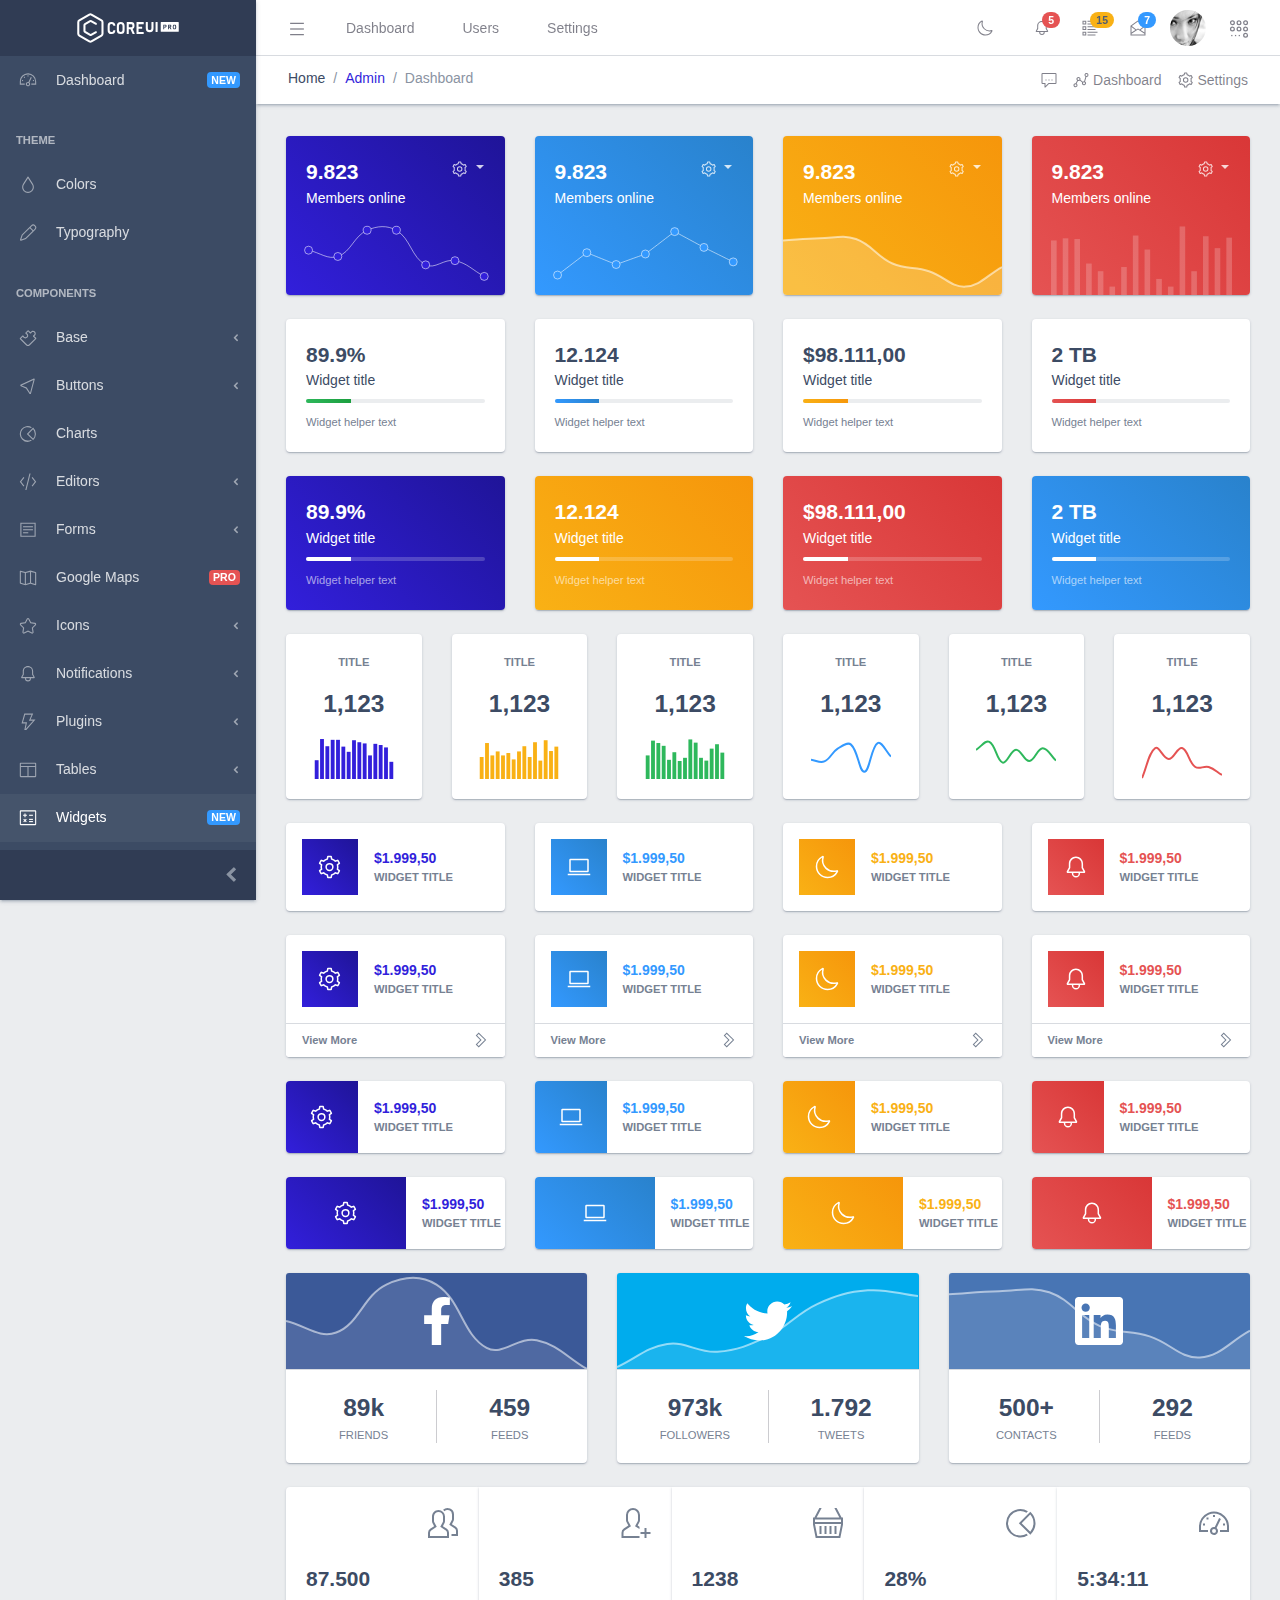
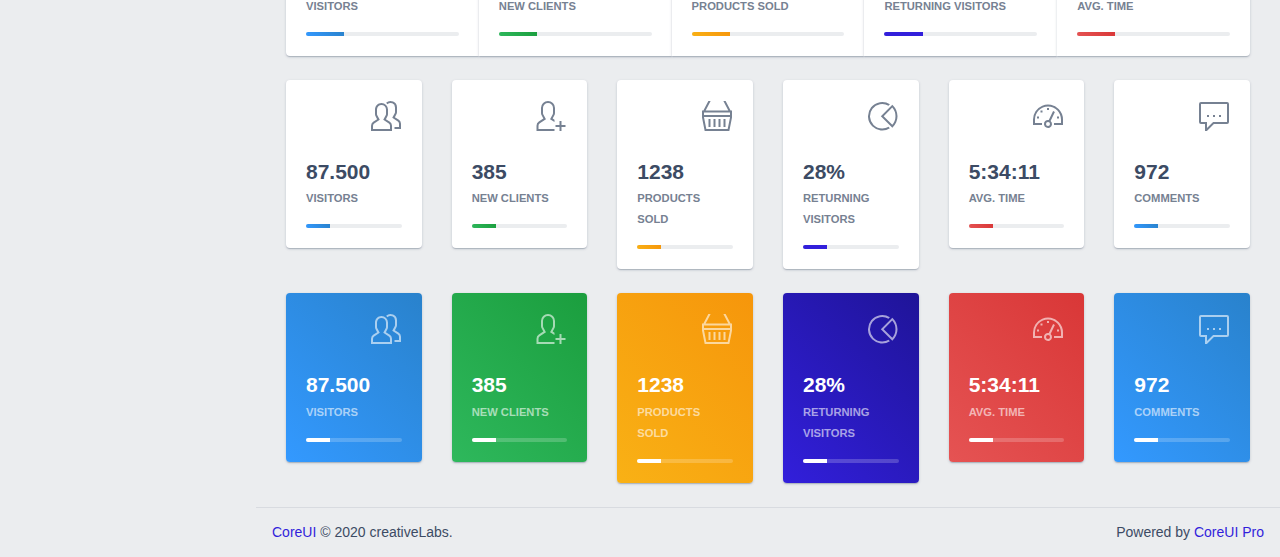
<file: task_manager/template/widgets.html>
<!DOCTYPE html>
<!--
* CoreUI Pro based Bootstrap Admin Template
* @version v3.2.0
* @link https://coreui.io/pro/
* Copyright (c) 2020 creativeLabs Łukasz Holeczek
* License (https://coreui.io/pro/license)
-->
<html lang="en">
  <head>
    <base href="./">
    <meta charset="utf-8">
    <meta http-equiv="X-UA-Compatible" content="IE=edge">
    <meta name="viewport" content="width=device-width, initial-scale=1.0, shrink-to-fit=no">
    <meta name="description" content="CoreUI - Open Source Bootstrap Admin Template">
    <meta name="author" content="Łukasz Holeczek">
    <meta name="keyword" content="Bootstrap,Admin,Template,Open,Source,jQuery,CSS,HTML,RWD,Dashboard">
    <title>CoreUI Pro Bootstrap Admin Template</title>
    <!-- Main styles for this application-->
    <link href="css/style.css" rel="stylesheet">
    <link href="vendors/@coreui/chartjs/css/coreui-chartjs.css" rel="stylesheet">
  </head>
  <body class="c-app c-no-layout-transition">
    <div class="c-sidebar c-sidebar-dark c-sidebar-fixed c-sidebar-lg-show" id="sidebar">
      <div class="c-sidebar-brand d-md-down-none">
        <svg class="c-sidebar-brand-full" width="118" height="46" alt="CoreUI Logo">
          <use xlink:href="assets/brand/coreui-pro.svg#full"></use>
        </svg>
        <svg class="c-sidebar-brand-minimized" width="46" height="46" alt="CoreUI Logo">
          <use xlink:href="assets/brand/coreui-pro.svg#signet"></use>
        </svg>
      </div>
      <ul class="c-sidebar-nav">
        <li class="c-sidebar-nav-item"><a class="c-sidebar-nav-link" href="index.html">
            <svg class="c-sidebar-nav-icon">
              <use xlink:href="vendors/@coreui/icons/svg/free.svg#cil-speedometer"></use>
            </svg> Dashboard<span class="badge badge-info">NEW</span></a></li>
        <li class="c-sidebar-nav-title">Theme</li>
        <li class="c-sidebar-nav-item"><a class="c-sidebar-nav-link" href="colors.html">
            <svg class="c-sidebar-nav-icon">
              <use xlink:href="vendors/@coreui/icons/svg/free.svg#cil-drop"></use>
            </svg> Colors</a></li>
        <li class="c-sidebar-nav-item"><a class="c-sidebar-nav-link" href="typography.html">
            <svg class="c-sidebar-nav-icon">
              <use xlink:href="vendors/@coreui/icons/svg/free.svg#cil-pencil"></use>
            </svg> Typography</a></li>
        <li class="c-sidebar-nav-title">Components</li>
        <li class="c-sidebar-nav-dropdown"><a class="c-sidebar-nav-dropdown-toggle" href="#">
            <svg class="c-sidebar-nav-icon">
              <use xlink:href="vendors/@coreui/icons/svg/free.svg#cil-puzzle"></use>
            </svg> Base</a>
          <ul class="c-sidebar-nav-dropdown-items">
            <li class="c-sidebar-nav-item"><a class="c-sidebar-nav-link" href="base/breadcrumb.html"> Breadcrumb</a></li>
            <li class="c-sidebar-nav-item"><a class="c-sidebar-nav-link" href="base/cards.html"> Cards</a></li>
            <li class="c-sidebar-nav-item"><a class="c-sidebar-nav-link" href="base/carousel.html"> Carousel</a></li>
            <li class="c-sidebar-nav-item"><a class="c-sidebar-nav-link" href="base/collapse.html"> Collapse</a></li>
            <li class="c-sidebar-nav-item"><a class="c-sidebar-nav-link" href="base/jumbotron.html"> Jumbotron</a></li>
            <li class="c-sidebar-nav-item"><a class="c-sidebar-nav-link" href="base/list-group.html"> List group</a></li>
            <li class="c-sidebar-nav-item"><a class="c-sidebar-nav-link" href="base/navs.html"> Navs</a></li>
            <li class="c-sidebar-nav-item"><a class="c-sidebar-nav-link" href="base/pagination.html"> Pagination</a></li>
            <li class="c-sidebar-nav-item"><a class="c-sidebar-nav-link" href="base/popovers.html"> Popovers</a></li>
            <li class="c-sidebar-nav-item"><a class="c-sidebar-nav-link" href="base/progress.html"> Progress</a></li>
            <li class="c-sidebar-nav-item"><a class="c-sidebar-nav-link" href="base/scrollspy.html"> Scrollspy</a></li>
            <li class="c-sidebar-nav-item"><a class="c-sidebar-nav-link" href="base/switches.html"> Switches</a></li>
            <li class="c-sidebar-nav-item"><a class="c-sidebar-nav-link" href="base/tabs.html"> Tabs</a></li>
            <li class="c-sidebar-nav-item"><a class="c-sidebar-nav-link" href="base/tooltips.html"> Tooltips</a></li>
          </ul>
        </li>
        <li class="c-sidebar-nav-dropdown"><a class="c-sidebar-nav-dropdown-toggle" href="#">
            <svg class="c-sidebar-nav-icon">
              <use xlink:href="vendors/@coreui/icons/svg/free.svg#cil-cursor"></use>
            </svg> Buttons</a>
          <ul class="c-sidebar-nav-dropdown-items">
            <li class="c-sidebar-nav-item"><a class="c-sidebar-nav-link" href="buttons/buttons.html"> Buttons</a></li>
            <li class="c-sidebar-nav-item"><a class="c-sidebar-nav-link" href="buttons/brand-buttons.html"> Brand Buttons</a></li>
            <li class="c-sidebar-nav-item"><a class="c-sidebar-nav-link" href="buttons/button-group.html"> Buttons Group</a></li>
            <li class="c-sidebar-nav-item"><a class="c-sidebar-nav-link" href="buttons/dropdowns.html"> Dropdowns</a></li>
            <li class="c-sidebar-nav-item"><a class="c-sidebar-nav-link" href="buttons/loading-buttons.html"> Loading Buttons<span class="badge badge-danger">PRO</span><span class="badge badge-success">NEW</span></a></li>
          </ul>
        </li>
        <li class="c-sidebar-nav-item"><a class="c-sidebar-nav-link" href="charts.html">
            <svg class="c-sidebar-nav-icon">
              <use xlink:href="vendors/@coreui/icons/svg/free.svg#cil-chart-pie"></use>
            </svg> Charts</a></li>
        <li class="c-sidebar-nav-dropdown"><a class="c-sidebar-nav-dropdown-toggle" href="#">
            <svg class="c-sidebar-nav-icon">
              <use xlink:href="vendors/@coreui/icons/svg/free.svg#cil-code"></use>
            </svg> Editors</a>
          <ul class="c-sidebar-nav-dropdown-items">
            <li class="c-sidebar-nav-item"><a class="c-sidebar-nav-link" href="editors/code-editor.html">
                <svg class="c-sidebar-nav-icon">
                  <use xlink:href="vendors/@coreui/icons/svg/free.svg#cil-notes"></use>
                </svg> Code Editor<span class="badge badge-danger">PRO</span></a></li>
            <li class="c-sidebar-nav-item"><a class="c-sidebar-nav-link" href="editors/markdown-editor.html">
                <svg class="c-sidebar-nav-icon">
                  <use xlink:href="vendors/@coreui/icons/svg/free.svg#cil-code"></use>
                </svg> Markdown<span class="badge badge-danger">PRO</span></a></li>
            <li class="c-sidebar-nav-item"><a class="c-sidebar-nav-link" href="editors/text-editor.html">
                <svg class="c-sidebar-nav-icon">
                  <use xlink:href="vendors/@coreui/icons/svg/free.svg#cil-notes"></use>
                </svg> Rich Text Editor<span class="badge badge-danger">PRO</span></a></li>
          </ul>
        </li>
        <li class="c-sidebar-nav-dropdown"><a class="c-sidebar-nav-dropdown-toggle" href="#">
            <svg class="c-sidebar-nav-icon">
              <use xlink:href="vendors/@coreui/icons/svg/free.svg#cil-notes"></use>
            </svg> Forms</a>
          <ul class="c-sidebar-nav-dropdown-items">
            <li class="c-sidebar-nav-item"><a class="c-sidebar-nav-link" href="forms/basic-forms.html"> Basic Forms</a></li>
            <li class="c-sidebar-nav-item"><a class="c-sidebar-nav-link" href="forms/multi-select.html"> Multi Select<span class="badge badge-danger">PRO</span><span class="badge badge-success">NEW</span></a></li>
            <li class="c-sidebar-nav-item"><a class="c-sidebar-nav-link" href="forms/advanced-forms.html"> Advanced<span class="badge badge-danger">PRO</span></a></li>
            <li class="c-sidebar-nav-item"><a class="c-sidebar-nav-link" href="forms/validation.html"> Validation<span class="badge badge-danger">PRO</span></a></li>
          </ul>
        </li>
        <li class="c-sidebar-nav-item"><a class="c-sidebar-nav-link" href="google-maps.html">
            <svg class="c-sidebar-nav-icon">
              <use xlink:href="vendors/@coreui/icons/svg/free.svg#cil-map"></use>
            </svg> Google Maps<span class="badge badge-danger">PRO</span></a></li>
        <li class="c-sidebar-nav-dropdown"><a class="c-sidebar-nav-dropdown-toggle" href="#">
            <svg class="c-sidebar-nav-icon">
              <use xlink:href="vendors/@coreui/icons/svg/free.svg#cil-star"></use>
            </svg> Icons</a>
          <ul class="c-sidebar-nav-dropdown-items">
            <li class="c-sidebar-nav-item"><a class="c-sidebar-nav-link" href="icons/coreui-icons-free.html"> CoreUI Icons<span class="badge badge-success">Free</span></a></li>
            <li class="c-sidebar-nav-item"><a class="c-sidebar-nav-link" href="icons/coreui-icons-brand.html"> CoreUI Icons - Brand</a></li>
            <li class="c-sidebar-nav-item"><a class="c-sidebar-nav-link" href="icons/coreui-icons-flag.html"> CoreUI Icons - Flag</a></li>
          </ul>
        </li>
        <li class="c-sidebar-nav-dropdown"><a class="c-sidebar-nav-dropdown-toggle" href="#">
            <svg class="c-sidebar-nav-icon">
              <use xlink:href="vendors/@coreui/icons/svg/free.svg#cil-bell"></use>
            </svg> Notifications</a>
          <ul class="c-sidebar-nav-dropdown-items">
            <li class="c-sidebar-nav-item"><a class="c-sidebar-nav-link" href="notifications/alerts.html"> Alerts</a></li>
            <li class="c-sidebar-nav-item"><a class="c-sidebar-nav-link" href="notifications/badge.html"> Badge</a></li>
            <li class="c-sidebar-nav-item"><a class="c-sidebar-nav-link" href="notifications/modals.html"> Modals</a></li>
            <li class="c-sidebar-nav-item"><a class="c-sidebar-nav-link" href="notifications/toastr.html"> Toastr<span class="badge badge-danger">PRO</span></a></li>
          </ul>
        </li>
        <li class="c-sidebar-nav-dropdown"><a class="c-sidebar-nav-dropdown-toggle" href="#">
            <svg class="c-sidebar-nav-icon">
              <use xlink:href="vendors/@coreui/icons/svg/free.svg#cil-bolt"></use>
            </svg> Plugins</a>
          <ul class="c-sidebar-nav-dropdown-items">
            <li class="c-sidebar-nav-item"><a class="c-sidebar-nav-link" href="plugins/calendar.html">
                <svg class="c-sidebar-nav-icon">
                  <use xlink:href="vendors/@coreui/icons/svg/free.svg#cil-calendar"></use>
                </svg> Calendar<span class="badge badge-danger">PRO</span></a></li>
            <li class="c-sidebar-nav-item"><a class="c-sidebar-nav-link" href="plugins/draggable-cards.html">
                <svg class="c-sidebar-nav-icon">
                  <use xlink:href="vendors/@coreui/icons/svg/free.svg#cil-cursor-move"></use>
                </svg> Draggable<span class="badge badge-danger">PRO</span></a></li>
            <li class="c-sidebar-nav-item"><a class="c-sidebar-nav-link" href="plugins/ladda-buttons.html">
                <svg class="c-sidebar-nav-icon">
                  <use xlink:href="vendors/@coreui/icons/svg/free.svg#cil-cursor-move"></use>
                </svg> Ladda Buttons<span class="badge badge-danger">PRO</span></a></li>
            <li class="c-sidebar-nav-item"><a class="c-sidebar-nav-link" href="plugins/spinners.html">
                <svg class="c-sidebar-nav-icon">
                  <use xlink:href="vendors/@coreui/icons/svg/free.svg#cil-sync"></use>
                </svg> Spinners<span class="badge badge-danger">PRO</span></a></li>
          </ul>
        </li>
        <li class="c-sidebar-nav-dropdown"><a class="c-sidebar-nav-dropdown-toggle" href="#">
            <svg class="c-sidebar-nav-icon">
              <use xlink:href="vendors/@coreui/icons/svg/free.svg#cil-columns"></use>
            </svg> Tables</a>
          <ul class="c-sidebar-nav-dropdown-items">
            <li class="c-sidebar-nav-item"><a class="c-sidebar-nav-link" href="tables/tables.html"> Standard Tables</a></li>
            <li class="c-sidebar-nav-item"><a class="c-sidebar-nav-link" href="tables/datatables.html"> DataTables<span class="badge badge-danger">PRO</span></a></li>
          </ul>
        </li>
        <li class="c-sidebar-nav-item"><a class="c-sidebar-nav-link" href="widgets.html">
            <svg class="c-sidebar-nav-icon">
              <use xlink:href="vendors/@coreui/icons/svg/free.svg#cil-calculator"></use>
            </svg> Widgets<span class="badge badge-info">NEW</span></a></li>
        <li class="c-sidebar-nav-divider"></li>
        <li class="c-sidebar-nav-title">Extras</li>
        <li class="c-sidebar-nav-dropdown"><a class="c-sidebar-nav-dropdown-toggle" href="#">
            <svg class="c-sidebar-nav-icon">
              <use xlink:href="vendors/@coreui/icons/svg/free.svg#cil-star"></use>
            </svg> Pages</a>
          <ul class="c-sidebar-nav-dropdown-items">
            <li class="c-sidebar-nav-item"><a class="c-sidebar-nav-link" href="login.html" target="_top">
                <svg class="c-sidebar-nav-icon">
                  <use xlink:href="vendors/@coreui/icons/svg/free.svg#cil-account-logout"></use>
                </svg> Login</a></li>
            <li class="c-sidebar-nav-item"><a class="c-sidebar-nav-link" href="register.html" target="_top">
                <svg class="c-sidebar-nav-icon">
                  <use xlink:href="vendors/@coreui/icons/svg/free.svg#cil-account-logout"></use>
                </svg> Register</a></li>
            <li class="c-sidebar-nav-item"><a class="c-sidebar-nav-link" href="404.html" target="_top">
                <svg class="c-sidebar-nav-icon">
                  <use xlink:href="vendors/@coreui/icons/svg/free.svg#cil-bug"></use>
                </svg> Error 404</a></li>
            <li class="c-sidebar-nav-item"><a class="c-sidebar-nav-link" href="500.html" target="_top">
                <svg class="c-sidebar-nav-icon">
                  <use xlink:href="vendors/@coreui/icons/svg/free.svg#cil-bug"></use>
                </svg> Error 500</a></li>
          </ul>
        </li>
        <li class="c-sidebar-nav-dropdown"><a class="c-sidebar-nav-dropdown-toggle" href="#">
            <svg class="c-sidebar-nav-icon">
              <use xlink:href="vendors/@coreui/icons/svg/free.svg#cil-layers"></use>
            </svg> Apps</a>
          <ul class="c-sidebar-nav-dropdown-items">
            <li class="c-sidebar-nav-dropdown"><a class="c-sidebar-nav-dropdown-toggle" href="#">
                <svg class="c-sidebar-nav-icon">
                  <use xlink:href="vendors/@coreui/icons/svg/free.svg#cil-description"></use>
                </svg> Invoicing</a>
              <ul class="c-sidebar-nav-dropdown-items">
                <li class="c-sidebar-nav-item"><a class="c-sidebar-nav-link" href="apps/invoicing/invoice.html"> Invoice<span class="badge badge-danger">PRO</span></a></li>
              </ul>
            </li>
            <li class="c-sidebar-nav-dropdown"><a class="c-sidebar-nav-dropdown-toggle" href="#">
                <svg class="c-sidebar-nav-icon">
                  <use xlink:href="vendors/@coreui/icons/svg/free.svg#cil-envelope-open"></use>
                </svg> Email</a>
              <ul class="c-sidebar-nav-dropdown-items">
                <li class="c-sidebar-nav-item"><a class="c-sidebar-nav-link" href="apps/email/inbox.html"> Inbox<span class="badge badge-danger">PRO</span></a></li>
                <li class="c-sidebar-nav-item"><a class="c-sidebar-nav-link" href="apps/email/message.html"> Message<span class="badge badge-danger">PRO</span></a></li>
                <li class="c-sidebar-nav-item"><a class="c-sidebar-nav-link" href="apps/email/compose.html"> Compose<span class="badge badge-danger">PRO</span></a></li>
              </ul>
            </li>
          </ul>
        </li>
        <li class="c-sidebar-nav-divider"></li>
        <li class="c-sidebar-nav-title">Labels</li>
        <li class="c-sidebar-nav-item c-d-compact-none c-d-minimized-none"><a class="c-sidebar-nav-label" href="#">
            <svg class="c-sidebar-nav-icon text-danger">
              <use xlink:href="vendors/@coreui/icons/svg/free.svg#cil-bookmark"></use>
            </svg> Label danger</a></li>
        <li class="c-sidebar-nav-item c-d-compact-none c-d-minimized-none"><a class="c-sidebar-nav-label" href="#">
            <svg class="c-sidebar-nav-icon text-info">
              <use xlink:href="vendors/@coreui/icons/svg/free.svg#cil-bookmark"></use>
            </svg> Label info</a></li>
        <li class="c-sidebar-nav-item c-d-compact-none c-d-minimized-none"><a class="c-sidebar-nav-label" href="#">
            <svg class="c-sidebar-nav-icon text-warning">
              <use xlink:href="vendors/@coreui/icons/svg/free.svg#cil-bookmark"></use>
            </svg> Label warning</a></li>
        <li class="c-sidebar-nav-divider"></li>
        <li class="c-sidebar-nav-title">System Utilization</li>
        <li class="c-sidebar-nav-item px-3 c-d-compact-none c-d-minimized-none">
          <div class="text-uppercase mb-1"><small><b>CPU Usage</b></small></div>
          <div class="progress progress-xs">
            <div class="progress-bar bg-info" role="progressbar" style="width: 25%" aria-valuenow="25" aria-valuemin="0" aria-valuemax="100"></div>
          </div><small class="text-muted">348 Processes. 1/4 Cores.</small>
        </li>
        <li class="c-sidebar-nav-item px-3 c-d-compact-none c-d-minimized-none">
          <div class="text-uppercase mb-1"><small><b>Memory Usage</b></small></div>
          <div class="progress progress-xs">
            <div class="progress-bar bg-warning" role="progressbar" style="width: 70%" aria-valuenow="70" aria-valuemin="0" aria-valuemax="100"></div>
          </div><small class="text-muted">11444GB/16384MB</small>
        </li>
        <li class="c-sidebar-nav-item px-3 mb-3 c-d-compact-none c-d-minimized-none">
          <div class="text-uppercase mb-1"><small><b>SSD 1 Usage</b></small></div>
          <div class="progress progress-xs">
            <div class="progress-bar bg-danger" role="progressbar" style="width: 95%" aria-valuenow="95" aria-valuemin="0" aria-valuemax="100"></div>
          </div><small class="text-muted">243GB/256GB</small>
        </li>
      </ul>
      <button class="c-sidebar-minimizer c-class-toggler" type="button" data-target="_parent" data-class="c-sidebar-unfoldable"></button>
    </div>
    <div class="c-sidebar c-sidebar-lg c-sidebar-light c-sidebar-right c-sidebar-overlaid" id="aside">
      <button class="c-sidebar-close c-class-toggler" type="button" data-target="_parent" data-class="c-sidebar-show" responsive="true">
        <svg class="c-icon">
          <use xlink:href="vendors/@coreui/icons/svg/free.svg#cil-x"></use>
        </svg>
      </button>
      <ul class="nav nav-tabs nav-underline nav-underline-primary" role="tablist">
        <li class="nav-item"><a class="nav-link active" data-toggle="tab" href="#timeline" role="tab">
            <svg class="c-icon">
              <use xlink:href="vendors/@coreui/icons/svg/free.svg#cil-list"></use>
            </svg></a></li>
        <li class="nav-item"><a class="nav-link" data-toggle="tab" href="#messages" role="tab">
            <svg class="c-icon">
              <use xlink:href="vendors/@coreui/icons/svg/free.svg#cil-speech"></use>
            </svg></a></li>
        <li class="nav-item"><a class="nav-link" data-toggle="tab" href="#settings" role="tab">
            <svg class="c-icon">
              <use xlink:href="vendors/@coreui/icons/svg/free.svg#cil-settings"></use>
            </svg></a></li>
      </ul>
      <!-- Tab panes-->
      <div class="tab-content">
        <div class="tab-pane active" id="timeline" role="tabpanel">
          <div class="list-group list-group-accent">
            <div class="list-group-item list-group-item-accent-secondary bg-light text-center font-weight-bold text-muted text-uppercase c-small">Today</div>
            <div class="list-group-item list-group-item-accent-warning list-group-item-divider">
              <div class="c-avatar float-right"><img class="c-avatar-img" src="assets/img/avatars/7.jpg" alt="user@email.com"></div>
              <div>Meeting with <strong>Lucas</strong></div><small class="text-muted mr-3">
                <svg class="c-icon">
                  <use xlink:href="vendors/@coreui/icons/svg/free.svg#cil-calendar"></use>
                </svg>&nbsp; 1 - 3pm</small><small class="text-muted">
                <svg class="c-icon">
                  <use xlink:href="vendors/@coreui/icons/svg/free.svg#cil-location-pin"></use>
                </svg>&nbsp; Palo Alto, CA</small>
            </div>
            <div class="list-group-item list-group-item-accent-info">
              <div class="c-avatar float-right"><img class="c-avatar-img" src="assets/img/avatars/4.jpg" alt="user@email.com"></div>
              <div>Skype with <strong>Megan</strong></div><small class="text-muted mr-3">
                <svg class="c-icon">
                  <use xlink:href="vendors/@coreui/icons/svg/free.svg#cil-calendar"></use>
                </svg>&nbsp; 4 - 5pm</small><small class="text-muted">
                <svg class="c-icon">
                  <use xlink:href="vendors/@coreui/icons/svg/brand.svg#cib-skype"></use>
                </svg>&nbsp; On-line</small>
            </div>
            <div class="list-group-item list-group-item-accent-secondary bg-light text-center font-weight-bold text-muted text-uppercase c-small">Tomorrow</div>
            <div class="list-group-item list-group-item-accent-danger list-group-item-divider">
              <div>New UI Project - <strong>deadline</strong></div><small class="text-muted mr-3">
                <svg class="c-icon">
                  <use xlink:href="vendors/@coreui/icons/svg/free.svg#cil-calendar"></use>
                </svg>&nbsp; 10 - 11pm</small><small class="text-muted">
                <svg class="c-icon">
                  <use xlink:href="vendors/@coreui/icons/svg/free.svg#cil-home"></use>
                </svg>&nbsp; creativeLabs HQ</small>
              <div class="c-avatars-stack mt-2">
                <div class="c-avatar c-avatar-xs"><img class="c-avatar-img" src="assets/img/avatars/2.jpg" alt="user@email.com"></div>
                <div class="c-avatar c-avatar-xs"><img class="c-avatar-img" src="assets/img/avatars/3.jpg" alt="user@email.com"></div>
                <div class="c-avatar c-avatar-xs"><img class="c-avatar-img" src="assets/img/avatars/4.jpg" alt="user@email.com"></div>
                <div class="c-avatar c-avatar-xs"><img class="c-avatar-img" src="assets/img/avatars/5.jpg" alt="user@email.com"></div>
                <div class="c-avatar c-avatar-xs"><img class="c-avatar-img" src="assets/img/avatars/6.jpg" alt="user@email.com"></div>
              </div>
            </div>
            <div class="list-group-item list-group-item-accent-success list-group-item-divider">
              <div><strong>#10 Startups.Garden</strong> Meetup</div><small class="text-muted mr-3">
                <svg class="c-icon">
                  <use xlink:href="vendors/@coreui/icons/svg/free.svg#cil-calendar"></use>
                </svg>&nbsp; 1 - 3pm</small><small class="text-muted">
                <svg class="c-icon">
                  <use xlink:href="vendors/@coreui/icons/svg/free.svg#cil-location-pin"></use>
                </svg>&nbsp; Palo Alto, CA</small>
            </div>
            <div class="list-group-item list-group-item-accent-primary list-group-item-divider">
              <div><strong>Team meeting</strong></div><small class="text-muted mr-3">
                <svg class="c-icon">
                  <use xlink:href="vendors/@coreui/icons/svg/free.svg#cil-calendar"></use>
                </svg>&nbsp; 4 - 6pm</small><small class="text-muted">
                <svg class="c-icon">
                  <use xlink:href="vendors/@coreui/icons/svg/free.svg#cil-home"></use>
                </svg>&nbsp; creativeLabs HQ</small>
              <div class="c-avatars-stack mt-2">
                <div class="c-avatar c-avatar-xs"><img class="c-avatar-img" src="assets/img/avatars/2.jpg" alt="user@email.com"></div>
                <div class="c-avatar c-avatar-xs"><img class="c-avatar-img" src="assets/img/avatars/3.jpg" alt="user@email.com"></div>
                <div class="c-avatar c-avatar-xs"><img class="c-avatar-img" src="assets/img/avatars/4.jpg" alt="user@email.com"></div>
                <div class="c-avatar c-avatar-xs"><img class="c-avatar-img" src="assets/img/avatars/5.jpg" alt="user@email.com"></div>
                <div class="c-avatar c-avatar-xs"><img class="c-avatar-img" src="assets/img/avatars/6.jpg" alt="user@email.com"></div>
                <div class="c-avatar c-avatar-xs"><img class="c-avatar-img" src="assets/img/avatars/7.jpg" alt="user@email.com"></div>
                <div class="c-avatar c-avatar-xs"><img class="c-avatar-img" src="assets/img/avatars/8.jpg" alt="user@email.com"></div>
              </div>
            </div>
          </div>
        </div>
        <div class="tab-pane p-3" id="messages" role="tabpanel">
          <div class="message">
            <div class="py-3 pb-5 mr-3 float-left">
              <div class="c-avatar"><img class="c-avatar-img" src="assets/img/avatars/7.jpg" alt="user@email.com"><span class="c-avatar-status bg-success"></span></div>
            </div>
            <div><small class="text-muted">Lukasz Holeczek</small><small class="text-muted float-right mt-1">1:52 PM</small></div>
            <div class="text-truncate font-weight-bold">Lorem ipsum dolor sit amet</div><small class="text-muted">Lorem ipsum dolor sit amet, consectetur adipisicing elit, sed do eiusmod tempor incididunt...</small>
          </div>
          <hr>
          <div class="message">
            <div class="py-3 pb-5 mr-3 float-left">
              <div class="c-avatar"><img class="c-avatar-img" src="assets/img/avatars/7.jpg" alt="user@email.com"><span class="c-avatar-status bg-success"></span></div>
            </div>
            <div><small class="text-muted">Lukasz Holeczek</small><small class="text-muted float-right mt-1">1:52 PM</small></div>
            <div class="text-truncate font-weight-bold">Lorem ipsum dolor sit amet</div><small class="text-muted">Lorem ipsum dolor sit amet, consectetur adipisicing elit, sed do eiusmod tempor incididunt...</small>
          </div>
          <hr>
          <div class="message">
            <div class="py-3 pb-5 mr-3 float-left">
              <div class="c-avatar"><img class="c-avatar-img" src="assets/img/avatars/7.jpg" alt="user@email.com"><span class="c-avatar-status bg-success"></span></div>
            </div>
            <div><small class="text-muted">Lukasz Holeczek</small><small class="text-muted float-right mt-1">1:52 PM</small></div>
            <div class="text-truncate font-weight-bold">Lorem ipsum dolor sit amet</div><small class="text-muted">Lorem ipsum dolor sit amet, consectetur adipisicing elit, sed do eiusmod tempor incididunt...</small>
          </div>
          <hr>
          <div class="message">
            <div class="py-3 pb-5 mr-3 float-left">
              <div class="c-avatar"><img class="c-avatar-img" src="assets/img/avatars/7.jpg" alt="user@email.com"><span class="c-avatar-status bg-success"></span></div>
            </div>
            <div><small class="text-muted">Lukasz Holeczek</small><small class="text-muted float-right mt-1">1:52 PM</small></div>
            <div class="text-truncate font-weight-bold">Lorem ipsum dolor sit amet</div><small class="text-muted">Lorem ipsum dolor sit amet, consectetur adipisicing elit, sed do eiusmod tempor incididunt...</small>
          </div>
          <hr>
          <div class="message">
            <div class="py-3 pb-5 mr-3 float-left">
              <div class="c-avatar"><img class="c-avatar-img" src="assets/img/avatars/7.jpg" alt="user@email.com"><span class="c-avatar-status bg-success"></span></div>
            </div>
            <div><small class="text-muted">Lukasz Holeczek</small><small class="text-muted float-right mt-1">1:52 PM</small></div>
            <div class="text-truncate font-weight-bold">Lorem ipsum dolor sit amet</div><small class="text-muted">Lorem ipsum dolor sit amet, consectetur adipisicing elit, sed do eiusmod tempor incididunt...</small>
          </div>
        </div>
        <div class="tab-pane p-3" id="settings" role="tabpanel">
          <h6>Settings</h6>
          <div class="c-aside-options">
            <div class="clearfix mt-4"><small><b>Option 1</b></small>
              <label class="c-switch c-switch-label c-switch-pill c-switch-success c-switch-sm float-right">
                <input class="c-switch-input" type="checkbox" checked=""><span class="c-switch-slider" data-checked="On" data-unchecked="Off"></span>
              </label>
            </div>
            <div><small class="text-muted">Lorem ipsum dolor sit amet, consectetur adipisicing elit, sed do eiusmod tempor incididunt ut labore et dolore magna aliqua.</small></div>
          </div>
          <div class="c-aside-options">
            <div class="clearfix mt-3"><small><b>Option 2</b></small>
              <label class="c-switch c-switch-label c-switch-pill c-switch-success c-switch-sm float-right">
                <input class="c-switch-input" type="checkbox"><span class="c-switch-slider" data-checked="On" data-unchecked="Off"></span>
              </label>
            </div>
            <div><small class="text-muted">Lorem ipsum dolor sit amet, consectetur adipisicing elit, sed do eiusmod tempor incididunt ut labore et dolore magna aliqua.</small></div>
          </div>
          <div class="c-aside-options">
            <div class="clearfix mt-3"><small><b>Option 3</b></small>
              <label class="c-switch c-switch-label c-switch-pill c-switch-success c-switch-sm float-right">
                <input class="c-switch-input" type="checkbox"><span class="c-switch-slider" data-checked="On" data-unchecked="Off"></span>
              </label>
            </div>
          </div>
          <div class="c-aside-options">
            <div class="clearfix mt-3"><small><b>Option 4</b></small>
              <label class="c-switch c-switch-label c-switch-pill c-switch-success c-switch-sm float-right">
                <input class="c-switch-input" type="checkbox" checked=""><span class="c-switch-slider" data-checked="On" data-unchecked="Off"></span>
              </label>
            </div>
          </div>
          <hr>
          <h6>System Utilization</h6>
          <div class="text-uppercase mb-1 mt-4"><small><b>CPU Usage</b></small></div>
          <div class="progress progress-xs">
            <div class="progress-bar bg-info" role="progressbar" style="width: 25%" aria-valuenow="25" aria-valuemin="0" aria-valuemax="100"></div>
          </div><small class="text-muted">348 Processes. 1/4 Cores.</small>
          <div class="text-uppercase mb-1 mt-2"><small><b>Memory Usage</b></small></div>
          <div class="progress progress-xs">
            <div class="progress-bar bg-warning" role="progressbar" style="width: 70%" aria-valuenow="70" aria-valuemin="0" aria-valuemax="100"></div>
          </div><small class="text-muted">11444GB/16384MB</small>
          <div class="text-uppercase mb-1 mt-2"><small><b>SSD 1 Usage</b></small></div>
          <div class="progress progress-xs">
            <div class="progress-bar bg-danger" role="progressbar" style="width: 95%" aria-valuenow="95" aria-valuemin="0" aria-valuemax="100"></div>
          </div><small class="text-muted">243GB/256GB</small>
          <div class="text-uppercase mb-1 mt-2"><small><b>SSD 2 Usage</b></small></div>
          <div class="progress progress-xs">
            <div class="progress-bar bg-success" role="progressbar" style="width: 10%" aria-valuenow="10" aria-valuemin="0" aria-valuemax="100"></div>
          </div><small class="text-muted">25GB/256GB</small>
        </div>
      </div>
    </div>
    <div class="c-wrapper">
      <header class="c-header c-header-light c-header-fixed">
        <button class="c-header-toggler c-class-toggler d-lg-none mfe-auto" type="button" data-target="#sidebar" data-class="c-sidebar-show">
          <svg class="c-icon c-icon-lg">
            <use xlink:href="vendors/@coreui/icons/svg/free.svg#cil-menu"></use>
          </svg>
        </button><a class="c-header-brand d-lg-none c-header-brand-sm-up-center" href="#">
          <svg width="118" height="46" alt="CoreUI Logo">
            <use xlink:href="assets/brand/coreui-pro.svg#full"></use>
          </svg></a>
        <button class="c-header-toggler c-class-toggler mfs-3 d-md-down-none" type="button" data-target="#sidebar" data-class="c-sidebar-lg-show" responsive="true">
          <svg class="c-icon c-icon-lg">
            <use xlink:href="vendors/@coreui/icons/svg/free.svg#cil-menu"></use>
          </svg>
        </button>
        <ul class="c-header-nav d-md-down-none">
          <li class="c-header-nav-item px-3"><a class="c-header-nav-link" href="#">Dashboard</a></li>
          <li class="c-header-nav-item px-3"><a class="c-header-nav-link" href="#">Users</a></li>
          <li class="c-header-nav-item px-3"><a class="c-header-nav-link" href="#">Settings</a></li>
        </ul>
        <ul class="c-header-nav mfs-auto">
          <li class="c-header-nav-item px-3 c-d-legacy-none">
            <button class="c-class-toggler c-header-nav-btn" type="button" id="header-tooltip" data-target="body" data-class="c-dark-theme" data-toggle="c-tooltip" data-placement="bottom" title="Toggle Light/Dark Mode">
              <svg class="c-icon c-d-dark-none">
                <use xlink:href="vendors/@coreui/icons/svg/free.svg#cil-moon"></use>
              </svg>
              <svg class="c-icon c-d-default-none">
                <use xlink:href="vendors/@coreui/icons/svg/free.svg#cil-sun"></use>
              </svg>
            </button>
          </li>
        </ul>
        <ul class="c-header-nav">
          <li class="c-header-nav-item dropdown d-md-down-none mx-2"><a class="c-header-nav-link" data-toggle="dropdown" href="#" role="button" aria-haspopup="true" aria-expanded="false">
              <svg class="c-icon">
                <use xlink:href="vendors/@coreui/icons/svg/free.svg#cil-bell"></use>
              </svg><span class="badge badge-pill badge-danger">5</span></a>
            <div class="dropdown-menu dropdown-menu-right dropdown-menu-lg pt-0">
              <div class="dropdown-header bg-light"><strong>You have 5 notifications</strong></div><a class="dropdown-item" href="#">
                <svg class="c-icon mfe-2 text-success">
                  <use xlink:href="vendors/@coreui/icons/svg/free.svg#cil-user-follow"></use>
                </svg> New user registered</a><a class="dropdown-item" href="#">
                <svg class="c-icon mfe-2 text-danger">
                  <use xlink:href="vendors/@coreui/icons/svg/free.svg#cil-user-unfollow"></use>
                </svg> User deleted</a><a class="dropdown-item" href="#">
                <svg class="c-icon mfe-2 text-info">
                  <use xlink:href="vendors/@coreui/icons/svg/free.svg#cil-chart"></use>
                </svg> Sales report is ready</a><a class="dropdown-item" href="#">
                <svg class="c-icon mfe-2 text-success">
                  <use xlink:href="vendors/@coreui/icons/svg/free.svg#cil-basket"></use>
                </svg> New client</a><a class="dropdown-item" href="#">
                <svg class="c-icon mfe-2 text-warning">
                  <use xlink:href="vendors/@coreui/icons/svg/free.svg#cil-speedometer"></use>
                </svg> Server overloaded</a>
              <div class="dropdown-header bg-light"><strong>Server</strong></div><a class="dropdown-item d-block" href="#">
                <div class="text-uppercase mb-1"><small><b>CPU Usage</b></small></div><span class="progress progress-xs">
                  <div class="progress-bar bg-info" role="progressbar" style="width: 25%" aria-valuenow="25" aria-valuemin="0" aria-valuemax="100"></div>
                </span><small class="text-muted">348 Processes. 1/4 Cores.</small>
              </a><a class="dropdown-item d-block" href="#">
                <div class="text-uppercase mb-1"><small><b>Memory Usage</b></small></div><span class="progress progress-xs">
                  <div class="progress-bar bg-warning" role="progressbar" style="width: 70%" aria-valuenow="70" aria-valuemin="0" aria-valuemax="100"></div>
                </span><small class="text-muted">11444GB/16384MB</small>
              </a><a class="dropdown-item d-block" href="#">
                <div class="text-uppercase mb-1"><small><b>SSD 1 Usage</b></small></div><span class="progress progress-xs">
                  <div class="progress-bar bg-danger" role="progressbar" style="width: 95%" aria-valuenow="95" aria-valuemin="0" aria-valuemax="100"></div>
                </span><small class="text-muted">243GB/256GB</small>
              </a>
            </div>
          </li>
          <li class="c-header-nav-item dropdown d-md-down-none mx-2"><a class="c-header-nav-link" data-toggle="dropdown" href="#" role="button" aria-haspopup="true" aria-expanded="false">
              <svg class="c-icon">
                <use xlink:href="vendors/@coreui/icons/svg/free.svg#cil-list-rich"></use>
              </svg><span class="badge badge-pill badge-warning">15</span></a>
            <div class="dropdown-menu dropdown-menu-right dropdown-menu-lg pt-0">
              <div class="dropdown-header bg-light"><strong>You have 5 pending tasks</strong></div><a class="dropdown-item d-block" href="#">
                <div class="small mb-1">Upgrade NPM &amp; Bower<span class="float-right"><strong>0%</strong></span></div><span class="progress progress-xs">
                  <div class="progress-bar bg-info" role="progressbar" style="width: 0%" aria-valuenow="0" aria-valuemin="0" aria-valuemax="100"></div>
                </span>
              </a><a class="dropdown-item d-block" href="#">
                <div class="small mb-1">ReactJS Version<span class="float-right"><strong>25%</strong></span></div><span class="progress progress-xs">
                  <div class="progress-bar bg-danger" role="progressbar" style="width: 25%" aria-valuenow="25" aria-valuemin="0" aria-valuemax="100"></div>
                </span>
              </a><a class="dropdown-item d-block" href="#">
                <div class="small mb-1">VueJS Version<span class="float-right"><strong>50%</strong></span></div><span class="progress progress-xs">
                  <div class="progress-bar bg-warning" role="progressbar" style="width: 50%" aria-valuenow="50" aria-valuemin="0" aria-valuemax="100"></div>
                </span>
              </a><a class="dropdown-item d-block" href="#">
                <div class="small mb-1">Add new layouts<span class="float-right"><strong>75%</strong></span></div><span class="progress progress-xs">
                  <div class="progress-bar bg-info" role="progressbar" style="width: 75%" aria-valuenow="75" aria-valuemin="0" aria-valuemax="100"></div>
                </span>
              </a><a class="dropdown-item d-block" href="#">
                <div class="small mb-1">Angular 8 Version<span class="float-right"><strong>100%</strong></span></div><span class="progress progress-xs">
                  <div class="progress-bar bg-success" role="progressbar" style="width: 100%" aria-valuenow="100" aria-valuemin="0" aria-valuemax="100"></div>
                </span>
              </a><a class="dropdown-item text-center border-top" href="#"><strong>View all tasks</strong></a>
            </div>
          </li>
          <li class="c-header-nav-item dropdown d-md-down-none mx-2"><a class="c-header-nav-link" data-toggle="dropdown" href="#" role="button" aria-haspopup="true" aria-expanded="false">
              <svg class="c-icon">
                <use xlink:href="vendors/@coreui/icons/svg/free.svg#cil-envelope-open"></use>
              </svg><span class="badge badge-pill badge-info">7</span></a>
            <div class="dropdown-menu dropdown-menu-right dropdown-menu-lg pt-0">
              <div class="dropdown-header bg-light"><strong>You have 4 messages</strong></div><a class="dropdown-item" href="#">
                <div class="message">
                  <div class="py-3 mfe-3 float-left">
                    <div class="c-avatar"><img class="c-avatar-img" src="assets/img/avatars/7.jpg" alt="user@email.com"><span class="c-avatar-status bg-success"></span></div>
                  </div>
                  <div><small class="text-muted">John Doe</small><small class="text-muted float-right mt-1">Just now</small></div>
                  <div class="text-truncate font-weight-bold"><span class="text-danger">!</span> Important message</div>
                  <div class="small text-muted text-truncate">Lorem ipsum dolor sit amet, consectetur adipisicing elit, sed do eiusmod tempor incididunt...</div>
                </div>
              </a><a class="dropdown-item" href="#">
                <div class="message">
                  <div class="py-3 mfe-3 float-left">
                    <div class="c-avatar"><img class="c-avatar-img" src="assets/img/avatars/6.jpg" alt="user@email.com"><span class="c-avatar-status bg-warning"></span></div>
                  </div>
                  <div><small class="text-muted">John Doe</small><small class="text-muted float-right mt-1">5 minutes ago</small></div>
                  <div class="text-truncate font-weight-bold">Lorem ipsum dolor sit amet</div>
                  <div class="small text-muted text-truncate">Lorem ipsum dolor sit amet, consectetur adipisicing elit, sed do eiusmod tempor incididunt...</div>
                </div>
              </a><a class="dropdown-item" href="#">
                <div class="message">
                  <div class="py-3 mfe-3 float-left">
                    <div class="c-avatar"><img class="c-avatar-img" src="assets/img/avatars/5.jpg" alt="user@email.com"><span class="c-avatar-status bg-danger"></span></div>
                  </div>
                  <div><small class="text-muted">John Doe</small><small class="text-muted float-right mt-1">1:52 PM</small></div>
                  <div class="text-truncate font-weight-bold">Lorem ipsum dolor sit amet</div>
                  <div class="small text-muted text-truncate">Lorem ipsum dolor sit amet, consectetur adipisicing elit, sed do eiusmod tempor incididunt...</div>
                </div>
              </a><a class="dropdown-item" href="#">
                <div class="message">
                  <div class="py-3 mfe-3 float-left">
                    <div class="c-avatar"><img class="c-avatar-img" src="assets/img/avatars/4.jpg" alt="user@email.com"><span class="c-avatar-status bg-info"></span></div>
                  </div>
                  <div><small class="text-muted">John Doe</small><small class="text-muted float-right mt-1">4:03 PM</small></div>
                  <div class="text-truncate font-weight-bold">Lorem ipsum dolor sit amet</div>
                  <div class="small text-muted text-truncate">Lorem ipsum dolor sit amet, consectetur adipisicing elit, sed do eiusmod tempor incididunt...</div>
                </div>
              </a><a class="dropdown-item text-center border-top" href="#"><strong>View all messages</strong></a>
            </div>
          </li>
          <li class="c-header-nav-item dropdown"><a class="c-header-nav-link" data-toggle="dropdown" href="#" role="button" aria-haspopup="true" aria-expanded="false">
              <div class="c-avatar"><img class="c-avatar-img" src="assets/img/avatars/6.jpg" alt="user@email.com"></div>
            </a>
            <div class="dropdown-menu dropdown-menu-right pt-0">
              <div class="dropdown-header bg-light py-2"><strong>Account</strong></div><a class="dropdown-item" href="#">
                <svg class="c-icon mfe-2">
                  <use xlink:href="vendors/@coreui/icons/svg/free.svg#cil-bell"></use>
                </svg> Updates<span class="badge badge-info mfs-auto">42</span></a><a class="dropdown-item" href="#">
                <svg class="c-icon mfe-2">
                  <use xlink:href="vendors/@coreui/icons/svg/free.svg#cil-envelope-open"></use>
                </svg> Messages<span class="badge badge-success mfs-auto">42</span></a><a class="dropdown-item" href="#">
                <svg class="c-icon mfe-2">
                  <use xlink:href="vendors/@coreui/icons/svg/free.svg#cil-task"></use>
                </svg> Tasks<span class="badge badge-danger mfs-auto">42</span></a><a class="dropdown-item" href="#">
                <svg class="c-icon mfe-2">
                  <use xlink:href="vendors/@coreui/icons/svg/free.svg#cil-comment-square"></use>
                </svg> Comments<span class="badge badge-warning mfs-auto">42</span></a>
              <div class="dropdown-header bg-light py-2"><strong>Settings</strong></div><a class="dropdown-item" href="#">
                <svg class="c-icon mfe-2">
                  <use xlink:href="vendors/@coreui/icons/svg/free.svg#cil-user"></use>
                </svg> Profile</a><a class="dropdown-item" href="#">
                <svg class="c-icon mfe-2">
                  <use xlink:href="vendors/@coreui/icons/svg/free.svg#cil-settings"></use>
                </svg> Settings</a><a class="dropdown-item" href="#">
                <svg class="c-icon mfe-2">
                  <use xlink:href="vendors/@coreui/icons/svg/free.svg#cil-credit-card"></use>
                </svg> Payments<span class="badge badge-secondary mfs-auto">42</span></a><a class="dropdown-item" href="#">
                <svg class="c-icon mfe-2">
                  <use xlink:href="vendors/@coreui/icons/svg/free.svg#cil-file"></use>
                </svg> Projects<span class="badge badge-primary mfs-auto">42</span></a>
              <div class="dropdown-divider"></div><a class="dropdown-item" href="#">
                <svg class="c-icon mfe-2">
                  <use xlink:href="vendors/@coreui/icons/svg/free.svg#cil-lock-locked"></use>
                </svg> Lock Account</a><a class="dropdown-item" href="#">
                <svg class="c-icon mfe-2">
                  <use xlink:href="vendors/@coreui/icons/svg/free.svg#cil-account-logout"></use>
                </svg> Logout</a>
            </div>
          </li>
          <button class="c-header-toggler c-class-toggler mfe-md-3" type="button" data-target="#aside" data-class="c-sidebar-show">
            <svg class="c-icon c-icon-lg">
              <use xlink:href="vendors/@coreui/icons/svg/free.svg#cil-applications-settings"></use>
            </svg>
          </button>
        </ul>
        <div class="c-subheader justify-content-between px-3">
          <!-- Breadcrumb-->
          <ol class="breadcrumb border-0 m-0 px-0 px-md-3">
            <li class="breadcrumb-item">Home</li>
            <li class="breadcrumb-item"><a href="#">Admin</a></li>
            <li class="breadcrumb-item active">Dashboard</li>
            <!-- Breadcrumb Menu-->
          </ol>
          <div class="c-subheader-nav d-md-down-none mfe-2"><a class="c-subheader-nav-link" href="#">
              <svg class="c-icon">
                <use xlink:href="vendors/@coreui/icons/svg/free.svg#cil-speech"></use>
              </svg></a><a class="c-subheader-nav-link" href="#">
              <svg class="c-icon">
                <use xlink:href="vendors/@coreui/icons/svg/free.svg#cil-graph"></use>
              </svg> &nbsp;Dashboard</a><a class="c-subheader-nav-link" href="#">
              <svg class="c-icon">
                <use xlink:href="vendors/@coreui/icons/svg/free.svg#cil-settings"></use>
              </svg> &nbsp;Settings</a></div>
        </div>
      </header>
      <div class="c-body">
        <main class="c-main">
          <div class="container-fluid">
            <div class="fade-in">
              <div class="row">
                <div class="col-sm-6 col-lg-3">
                  <div class="card text-white bg-gradient-primary">
                    <div class="card-body card-body pb-0 d-flex justify-content-between align-items-start">
                      <div>
                        <div class="text-value-lg">9.823</div>
                        <div>Members online</div>
                      </div>
                      <div class="btn-group">
                        <button class="btn btn-transparent dropdown-toggle p-0" type="button" data-toggle="dropdown" aria-haspopup="true" aria-expanded="false">
                          <svg class="c-icon">
                            <use xlink:href="vendors/@coreui/icons/svg/free.svg#cil-settings"></use>
                          </svg>
                        </button>
                        <div class="dropdown-menu dropdown-menu-right"><a class="dropdown-item" href="#">Action</a><a class="dropdown-item" href="#">Another action</a><a class="dropdown-item" href="#">Something else here</a></div>
                      </div>
                    </div>
                    <div class="c-chart-wrapper mt-3 mx-3" style="height:70px;">
                      <canvas class="chart" id="card-chart1" height="70"></canvas>
                    </div>
                  </div>
                </div>
                <!-- /.col-->
                <div class="col-sm-6 col-lg-3">
                  <div class="card text-white bg-gradient-info">
                    <div class="card-body card-body pb-0 d-flex justify-content-between align-items-start">
                      <div>
                        <div class="text-value-lg">9.823</div>
                        <div>Members online</div>
                      </div>
                      <div class="btn-group">
                        <button class="btn btn-transparent dropdown-toggle p-0" type="button" data-toggle="dropdown" aria-haspopup="true" aria-expanded="false">
                          <svg class="c-icon">
                            <use xlink:href="vendors/@coreui/icons/svg/free.svg#cil-settings"></use>
                          </svg>
                        </button>
                        <div class="dropdown-menu dropdown-menu-right"><a class="dropdown-item" href="#">Action</a><a class="dropdown-item" href="#">Another action</a><a class="dropdown-item" href="#">Something else here</a></div>
                      </div>
                    </div>
                    <div class="c-chart-wrapper mt-3 mx-3" style="height:70px;">
                      <canvas class="chart" id="card-chart2" height="70"></canvas>
                    </div>
                  </div>
                </div>
                <!-- /.col-->
                <div class="col-sm-6 col-lg-3">
                  <div class="card text-white bg-gradient-warning">
                    <div class="card-body card-body pb-0 d-flex justify-content-between align-items-start">
                      <div>
                        <div class="text-value-lg">9.823</div>
                        <div>Members online</div>
                      </div>
                      <div class="btn-group">
                        <button class="btn btn-transparent dropdown-toggle p-0" type="button" data-toggle="dropdown" aria-haspopup="true" aria-expanded="false">
                          <svg class="c-icon">
                            <use xlink:href="vendors/@coreui/icons/svg/free.svg#cil-settings"></use>
                          </svg>
                        </button>
                        <div class="dropdown-menu dropdown-menu-right"><a class="dropdown-item" href="#">Action</a><a class="dropdown-item" href="#">Another action</a><a class="dropdown-item" href="#">Something else here</a></div>
                      </div>
                    </div>
                    <div class="c-chart-wrapper mt-3" style="height:70px;">
                      <canvas class="chart" id="card-chart3" height="70"></canvas>
                    </div>
                  </div>
                </div>
                <!-- /.col-->
                <div class="col-sm-6 col-lg-3">
                  <div class="card text-white bg-gradient-danger">
                    <div class="card-body card-body pb-0 d-flex justify-content-between align-items-start">
                      <div>
                        <div class="text-value-lg">9.823</div>
                        <div>Members online</div>
                      </div>
                      <div class="btn-group">
                        <button class="btn btn-transparent dropdown-toggle p-0" type="button" data-toggle="dropdown" aria-haspopup="true" aria-expanded="false">
                          <svg class="c-icon">
                            <use xlink:href="vendors/@coreui/icons/svg/free.svg#cil-settings"></use>
                          </svg>
                        </button>
                        <div class="dropdown-menu dropdown-menu-right"><a class="dropdown-item" href="#">Action</a><a class="dropdown-item" href="#">Another action</a><a class="dropdown-item" href="#">Something else here</a></div>
                      </div>
                    </div>
                    <div class="c-chart-wrapper mt-3 mx-3" style="height:70px;">
                      <canvas class="chart" id="card-chart4" height="70"></canvas>
                    </div>
                  </div>
                </div>
                <!-- /.col-->
              </div>
              <!-- /.row-->
              <div class="row">
                <div class="col-sm-6 col-lg-3">
                  <div class="card">
                    <div class="card-body">
                      <div class="text-value-lg">89.9%</div>
                      <div>Widget title</div>
                      <div class="progress progress-xs my-2">
                        <div class="progress-bar bg-gradient-success" role="progressbar" style="width: 25%" aria-valuenow="25" aria-valuemin="0" aria-valuemax="100"></div>
                      </div><small class="text-muted">Widget helper text</small>
                    </div>
                  </div>
                </div>
                <!-- /.col-->
                <div class="col-sm-6 col-lg-3">
                  <div class="card">
                    <div class="card-body">
                      <div class="text-value-lg">12.124</div>
                      <div>Widget title</div>
                      <div class="progress progress-xs my-2">
                        <div class="progress-bar bg-gradient-info" role="progressbar" style="width: 25%" aria-valuenow="25" aria-valuemin="0" aria-valuemax="100"></div>
                      </div><small class="text-muted">Widget helper text</small>
                    </div>
                  </div>
                </div>
                <!-- /.col-->
                <div class="col-sm-6 col-lg-3">
                  <div class="card">
                    <div class="card-body">
                      <div class="text-value-lg">$98.111,00</div>
                      <div>Widget title</div>
                      <div class="progress progress-xs my-2">
                        <div class="progress-bar bg-gradient-warning" role="progressbar" style="width: 25%" aria-valuenow="25" aria-valuemin="0" aria-valuemax="100"></div>
                      </div><small class="text-muted">Widget helper text</small>
                    </div>
                  </div>
                </div>
                <!-- /.col-->
                <div class="col-sm-6 col-lg-3">
                  <div class="card">
                    <div class="card-body">
                      <div class="text-value-lg">2 TB</div>
                      <div>Widget title</div>
                      <div class="progress progress-xs my-2">
                        <div class="progress-bar bg-gradient-danger" role="progressbar" style="width: 25%" aria-valuenow="25" aria-valuemin="0" aria-valuemax="100"></div>
                      </div><small class="text-muted">Widget helper text</small>
                    </div>
                  </div>
                </div>
                <!-- /.col-->
              </div>
              <!-- /.row-->
              <div class="row">
                <div class="col-sm-6 col-lg-3">
                  <div class="card text-white bg-gradient-primary">
                    <div class="card-body">
                      <div class="text-value-lg">89.9%</div>
                      <div>Widget title</div>
                      <div class="progress progress-white progress-xs my-2">
                        <div class="progress-bar" role="progressbar" style="width: 25%" aria-valuenow="25" aria-valuemin="0" aria-valuemax="100"></div>
                      </div><small class="text-muted">Widget helper text</small>
                    </div>
                  </div>
                </div>
                <!-- /.col-->
                <div class="col-sm-6 col-lg-3">
                  <div class="card text-white bg-gradient-warning">
                    <div class="card-body">
                      <div class="text-value-lg">12.124</div>
                      <div>Widget title</div>
                      <div class="progress progress-white progress-xs my-2">
                        <div class="progress-bar" role="progressbar" style="width: 25%" aria-valuenow="25" aria-valuemin="0" aria-valuemax="100"></div>
                      </div><small class="text-muted">Widget helper text</small>
                    </div>
                  </div>
                </div>
                <!-- /.col-->
                <div class="col-sm-6 col-lg-3">
                  <div class="card text-white bg-gradient-danger">
                    <div class="card-body">
                      <div class="text-value-lg">$98.111,00</div>
                      <div>Widget title</div>
                      <div class="progress progress-white progress-xs my-2">
                        <div class="progress-bar" role="progressbar" style="width: 25%" aria-valuenow="25" aria-valuemin="0" aria-valuemax="100"></div>
                      </div><small class="text-muted">Widget helper text</small>
                    </div>
                  </div>
                </div>
                <!-- /.col-->
                <div class="col-sm-6 col-lg-3">
                  <div class="card text-white bg-gradient-info">
                    <div class="card-body">
                      <div class="text-value-lg">2 TB</div>
                      <div>Widget title</div>
                      <div class="progress progress-white progress-xs my-2">
                        <div class="progress-bar" role="progressbar" style="width: 25%" aria-valuenow="25" aria-valuemin="0" aria-valuemax="100"></div>
                      </div><small class="text-muted">Widget helper text</small>
                    </div>
                  </div>
                </div>
                <!-- /.col-->
              </div>
              <!-- /.row-->
              <div class="row">
                <div class="col-md-2 col-sm-4">
                  <div class="card">
                    <div class="card-body text-center">
                      <div class="text-muted small text-uppercase font-weight-bold">Title</div>
                      <div class="text-value-xl py-3">1,123</div>
                      <div class="c-chart-wrapper mx-auto" style="height:40px;width:80px">
                        <canvas class="chart chart-bar" id="sparkline-chart-1" height="40" width="80"></canvas>
                      </div>
                    </div>
                  </div>
                </div>
                <!-- /.col-->
                <div class="col-md-2 col-sm-4">
                  <div class="card">
                    <div class="card-body text-center">
                      <div class="text-muted small text-uppercase font-weight-bold">Title</div>
                      <div class="text-value-xl py-3">1,123</div>
                      <div class="c-chart-wrapper mx-auto" style="height:40px;width:80px">
                        <canvas class="chart chart-bar" id="sparkline-chart-2" height="40" width="80"></canvas>
                      </div>
                    </div>
                  </div>
                </div>
                <!-- /.col-->
                <div class="col-md-2 col-sm-4">
                  <div class="card">
                    <div class="card-body text-center">
                      <div class="text-muted small text-uppercase font-weight-bold">Title</div>
                      <div class="text-value-xl py-3">1,123</div>
                      <div class="c-chart-wrapper mx-auto" style="height:40px;width:80px">
                        <canvas class="chart chart-bar" id="sparkline-chart-3" height="40" width="80"></canvas>
                      </div>
                    </div>
                  </div>
                </div>
                <!-- /.col-->
                <div class="col-md-2 col-sm-4">
                  <div class="card">
                    <div class="card-body text-center">
                      <div class="text-muted small text-uppercase font-weight-bold">Title</div>
                      <div class="text-value-xl py-3">1,123</div>
                      <div class="c-chart-wrapper mx-auto" style="height:40px;width:80px">
                        <canvas class="chart chart-line" id="sparkline-chart-4" height="40" width="100"></canvas>
                      </div>
                    </div>
                  </div>
                </div>
                <!-- /.col-->
                <div class="col-md-2 col-sm-4">
                  <div class="card">
                    <div class="card-body text-center">
                      <div class="text-muted small text-uppercase font-weight-bold">Title</div>
                      <div class="text-value-xl py-3">1,123</div>
                      <div class="c-chart-wrapper mx-auto" style="height:40px;width:80px">
                        <canvas class="chart chart-line" id="sparkline-chart-5" height="40" width="100"></canvas>
                      </div>
                    </div>
                  </div>
                </div>
                <!-- /.col-->
                <div class="col-md-2 col-sm-4">
                  <div class="card">
                    <div class="card-body text-center">
                      <div class="text-muted small text-uppercase font-weight-bold">Title</div>
                      <div class="text-value-xl py-3">1,123</div>
                      <div class="c-chart-wrapper mx-auto" style="height:40px;width:80px">
                        <canvas class="chart chart-line" id="sparkline-chart-6" height="40" width="100"></canvas>
                      </div>
                    </div>
                  </div>
                </div>
                <!-- /.col-->
              </div>
              <!-- /.row-->
              <div class="row">
                <div class="col-6 col-lg-3">
                  <div class="card">
                    <div class="card-body p-3 d-flex align-items-center">
                      <div class="bg-gradient-primary p-3 mfe-3">
                        <svg class="c-icon c-icon-xl">
                          <use xlink:href="vendors/@coreui/icons/svg/free.svg#cil-settings"></use>
                        </svg>
                      </div>
                      <div>
                        <div class="text-value text-primary">$1.999,50</div>
                        <div class="text-muted text-uppercase font-weight-bold small">Widget title</div>
                      </div>
                    </div>
                  </div>
                </div>
                <!-- /.col-->
                <div class="col-6 col-lg-3">
                  <div class="card">
                    <div class="card-body p-3 d-flex align-items-center">
                      <div class="bg-gradient-info p-3 mfe-3">
                        <svg class="c-icon c-icon-xl">
                          <use xlink:href="vendors/@coreui/icons/svg/free.svg#cil-laptop"></use>
                        </svg>
                      </div>
                      <div>
                        <div class="text-value text-info">$1.999,50</div>
                        <div class="text-muted text-uppercase font-weight-bold small">Widget title</div>
                      </div>
                    </div>
                  </div>
                </div>
                <!-- /.col-->
                <div class="col-6 col-lg-3">
                  <div class="card">
                    <div class="card-body p-3 d-flex align-items-center">
                      <div class="bg-gradient-warning p-3 mfe-3">
                        <svg class="c-icon c-icon-xl">
                          <use xlink:href="vendors/@coreui/icons/svg/free.svg#cil-moon"></use>
                        </svg>
                      </div>
                      <div>
                        <div class="text-value text-warning">$1.999,50</div>
                        <div class="text-muted text-uppercase font-weight-bold small">Widget title</div>
                      </div>
                    </div>
                  </div>
                </div>
                <!-- /.col-->
                <div class="col-6 col-lg-3">
                  <div class="card">
                    <div class="card-body p-3 d-flex align-items-center">
                      <div class="bg-gradient-danger p-3 mfe-3">
                        <svg class="c-icon c-icon-xl">
                          <use xlink:href="vendors/@coreui/icons/svg/free.svg#cil-bell"></use>
                        </svg>
                      </div>
                      <div>
                        <div class="text-value text-danger">$1.999,50</div>
                        <div class="text-muted text-uppercase font-weight-bold small">Widget title</div>
                      </div>
                    </div>
                  </div>
                </div>
                <!-- /.col-->
                <div class="col-6 col-lg-3">
                  <div class="card">
                    <div class="card-body p-3 d-flex align-items-center">
                      <div class="bg-gradient-primary p-3 mfe-3">
                        <svg class="c-icon c-icon-xl">
                          <use xlink:href="vendors/@coreui/icons/svg/free.svg#cil-settings"></use>
                        </svg>
                      </div>
                      <div>
                        <div class="text-value text-primary">$1.999,50</div>
                        <div class="text-muted text-uppercase font-weight-bold small">Widget title</div>
                      </div>
                    </div>
                    <div class="card-footer px-3 py-2"><a class="btn-block text-muted d-flex justify-content-between align-items-center" href="#"><span class="small font-weight-bold">View More</span>
                        <svg class="c-icon">
                          <use xlink:href="vendors/@coreui/icons/svg/free.svg#cil-chevron-right"></use>
                        </svg></a></div>
                  </div>
                </div>
                <!-- /.col-->
                <div class="col-6 col-lg-3">
                  <div class="card">
                    <div class="card-body p-3 d-flex align-items-center">
                      <div class="bg-gradient-info p-3 mfe-3">
                        <svg class="c-icon c-icon-xl">
                          <use xlink:href="vendors/@coreui/icons/svg/free.svg#cil-laptop"></use>
                        </svg>
                      </div>
                      <div>
                        <div class="text-value text-info">$1.999,50</div>
                        <div class="text-muted text-uppercase font-weight-bold small">Widget title</div>
                      </div>
                    </div>
                    <div class="card-footer px-3 py-2"><a class="btn-block text-muted d-flex justify-content-between align-items-center" href="#"><span class="small font-weight-bold">View More</span>
                        <svg class="c-icon">
                          <use xlink:href="vendors/@coreui/icons/svg/free.svg#cil-chevron-right"></use>
                        </svg></a></div>
                  </div>
                </div>
                <!-- /.col-->
                <div class="col-6 col-lg-3">
                  <div class="card">
                    <div class="card-body p-3 d-flex align-items-center">
                      <div class="bg-gradient-warning p-3 mfe-3">
                        <svg class="c-icon c-icon-xl">
                          <use xlink:href="vendors/@coreui/icons/svg/free.svg#cil-moon"></use>
                        </svg>
                      </div>
                      <div>
                        <div class="text-value text-warning">$1.999,50</div>
                        <div class="text-muted text-uppercase font-weight-bold small">Widget title</div>
                      </div>
                    </div>
                    <div class="card-footer px-3 py-2"><a class="btn-block text-muted d-flex justify-content-between align-items-center" href="#"><span class="small font-weight-bold">View More</span>
                        <svg class="c-icon">
                          <use xlink:href="vendors/@coreui/icons/svg/free.svg#cil-chevron-right"></use>
                        </svg></a></div>
                  </div>
                </div>
                <!-- /.col-->
                <div class="col-6 col-lg-3">
                  <div class="card">
                    <div class="card-body p-3 d-flex align-items-center">
                      <div class="bg-gradient-danger p-3 mfe-3">
                        <svg class="c-icon c-icon-xl">
                          <use xlink:href="vendors/@coreui/icons/svg/free.svg#cil-bell"></use>
                        </svg>
                      </div>
                      <div>
                        <div class="text-value text-danger">$1.999,50</div>
                        <div class="text-muted text-uppercase font-weight-bold small">Widget title</div>
                      </div>
                    </div>
                    <div class="card-footer px-3 py-2"><a class="btn-block text-muted d-flex justify-content-between align-items-center" href="#"><span class="small font-weight-bold">View More</span>
                        <svg class="c-icon">
                          <use xlink:href="vendors/@coreui/icons/svg/free.svg#cil-chevron-right"></use>
                        </svg></a></div>
                  </div>
                </div>
                <!-- /.col-->
              </div>
              <!-- /.row-->
              <div class="row">
                <div class="col-6 col-lg-3">
                  <div class="card overflow-hidden">
                    <div class="card-body p-0 d-flex align-items-center">
                      <div class="bg-gradient-primary p-4 mfe-3">
                        <svg class="c-icon c-icon-xl">
                          <use xlink:href="vendors/@coreui/icons/svg/free.svg#cil-settings"></use>
                        </svg>
                      </div>
                      <div>
                        <div class="text-value text-primary">$1.999,50</div>
                        <div class="text-muted text-uppercase font-weight-bold small">Widget title</div>
                      </div>
                    </div>
                  </div>
                </div>
                <!-- /.col-->
                <div class="col-6 col-lg-3">
                  <div class="card overflow-hidden">
                    <div class="card-body p-0 d-flex align-items-center">
                      <div class="bg-gradient-info p-4 mfe-3">
                        <svg class="c-icon c-icon-xl">
                          <use xlink:href="vendors/@coreui/icons/svg/free.svg#cil-laptop"></use>
                        </svg>
                      </div>
                      <div>
                        <div class="text-value text-info">$1.999,50</div>
                        <div class="text-muted text-uppercase font-weight-bold small">Widget title</div>
                      </div>
                    </div>
                  </div>
                </div>
                <!-- /.col-->
                <div class="col-6 col-lg-3">
                  <div class="card overflow-hidden">
                    <div class="card-body p-0 d-flex align-items-center">
                      <div class="bg-gradient-warning p-4 mfe-3">
                        <svg class="c-icon c-icon-xl">
                          <use xlink:href="vendors/@coreui/icons/svg/free.svg#cil-moon"></use>
                        </svg>
                      </div>
                      <div>
                        <div class="text-value text-warning">$1.999,50</div>
                        <div class="text-muted text-uppercase font-weight-bold small">Widget title</div>
                      </div>
                    </div>
                  </div>
                </div>
                <!-- /.col-->
                <div class="col-6 col-lg-3">
                  <div class="card overflow-hidden">
                    <div class="card-body p-0 d-flex align-items-center">
                      <div class="bg-gradient-danger p-4 mfe-3">
                        <svg class="c-icon c-icon-xl">
                          <use xlink:href="vendors/@coreui/icons/svg/free.svg#cil-bell"></use>
                        </svg>
                      </div>
                      <div>
                        <div class="text-value text-danger">$1.999,50</div>
                        <div class="text-muted text-uppercase font-weight-bold small">Widget title</div>
                      </div>
                    </div>
                  </div>
                </div>
                <!-- /.col-->
                <div class="col-6 col-lg-3">
                  <div class="card overflow-hidden">
                    <div class="card-body p-0 d-flex align-items-center">
                      <div class="bg-gradient-primary py-4 px-5 mfe-3">
                        <svg class="c-icon c-icon-xl">
                          <use xlink:href="vendors/@coreui/icons/svg/free.svg#cil-settings"></use>
                        </svg>
                      </div>
                      <div>
                        <div class="text-value text-primary">$1.999,50</div>
                        <div class="text-muted text-uppercase font-weight-bold small">Widget title</div>
                      </div>
                    </div>
                  </div>
                </div>
                <!-- /.col-->
                <div class="col-6 col-lg-3">
                  <div class="card overflow-hidden">
                    <div class="card-body p-0 d-flex align-items-center">
                      <div class="bg-gradient-info py-4 px-5 mfe-3">
                        <svg class="c-icon c-icon-xl">
                          <use xlink:href="vendors/@coreui/icons/svg/free.svg#cil-laptop"></use>
                        </svg>
                      </div>
                      <div>
                        <div class="text-value text-info">$1.999,50</div>
                        <div class="text-muted text-uppercase font-weight-bold small">Widget title</div>
                      </div>
                    </div>
                  </div>
                </div>
                <!-- /.col-->
                <div class="col-6 col-lg-3">
                  <div class="card overflow-hidden">
                    <div class="card-body p-0 d-flex align-items-center">
                      <div class="bg-gradient-warning py-4 px-5 mfe-3">
                        <svg class="c-icon c-icon-xl">
                          <use xlink:href="vendors/@coreui/icons/svg/free.svg#cil-moon"></use>
                        </svg>
                      </div>
                      <div>
                        <div class="text-value text-warning">$1.999,50</div>
                        <div class="text-muted text-uppercase font-weight-bold small">Widget title</div>
                      </div>
                    </div>
                  </div>
                </div>
                <!-- /.col-->
                <div class="col-6 col-lg-3">
                  <div class="card overflow-hidden">
                    <div class="card-body p-0 d-flex align-items-center">
                      <div class="bg-gradient-danger py-4 px-5 mfe-3">
                        <svg class="c-icon c-icon-xl">
                          <use xlink:href="vendors/@coreui/icons/svg/free.svg#cil-bell"></use>
                        </svg>
                      </div>
                      <div>
                        <div class="text-value text-danger">$1.999,50</div>
                        <div class="text-muted text-uppercase font-weight-bold small">Widget title</div>
                      </div>
                    </div>
                  </div>
                </div>
                <!-- /.col-->
              </div>
              <!-- /.row-->
              <div class="row">
                <div class="col-sm-6 col-lg-4">
                  <div class="card">
                    <div class="card-header bg-facebook content-center">
                      <svg class="c-icon c-icon-3xl text-white my-4">
                        <use xlink:href="vendors/@coreui/icons/svg/brand.svg#cib-facebook-f"></use>
                      </svg>
                      <div class="c-chart-wrapper">
                        <canvas id="social-box-chart-1" height="90"></canvas>
                      </div>
                    </div>
                    <div class="card-body row text-center">
                      <div class="col">
                        <div class="text-value-xl">89k</div>
                        <div class="text-uppercase text-muted small">friends</div>
                      </div>
                      <div class="c-vr"></div>
                      <div class="col">
                        <div class="text-value-xl">459</div>
                        <div class="text-uppercase text-muted small">feeds</div>
                      </div>
                    </div>
                  </div>
                </div>
                <!-- /.col-->
                <div class="col-sm-6 col-lg-4">
                  <div class="card">
                    <div class="card-header bg-twitter content-center">
                      <svg class="c-icon c-icon-3xl text-white my-4">
                        <use xlink:href="vendors/@coreui/icons/svg/brand.svg#cib-twitter"></use>
                      </svg>
                      <div class="c-chart-wrapper">
                        <canvas id="social-box-chart-2" height="90"></canvas>
                      </div>
                    </div>
                    <div class="card-body row text-center">
                      <div class="col">
                        <div class="text-value-xl">973k</div>
                        <div class="text-uppercase text-muted small">followers</div>
                      </div>
                      <div class="c-vr"></div>
                      <div class="col">
                        <div class="text-value-xl">1.792</div>
                        <div class="text-uppercase text-muted small">tweets</div>
                      </div>
                    </div>
                  </div>
                </div>
                <!-- /.col-->
                <div class="col-sm-6 col-lg-4">
                  <div class="card">
                    <div class="card-header bg-linkedin content-center">
                      <svg class="c-icon c-icon-3xl text-white my-4">
                        <use xlink:href="vendors/@coreui/icons/svg/brand.svg#cib-linkedin"></use>
                      </svg>
                      <div class="c-chart-wrapper">
                        <canvas id="social-box-chart-3" height="90"></canvas>
                      </div>
                    </div>
                    <div class="card-body row text-center">
                      <div class="col">
                        <div class="text-value-xl">500+</div>
                        <div class="text-uppercase text-muted small">contacts</div>
                      </div>
                      <div class="c-vr"></div>
                      <div class="col">
                        <div class="text-value-xl">292</div>
                        <div class="text-uppercase text-muted small">feeds</div>
                      </div>
                    </div>
                  </div>
                </div>
                <!-- /.col-->
              </div>
              <!-- /.row-->
              <div class="card-group mb-4">
                <div class="card">
                  <div class="card-body">
                    <div class="text-muted text-right mb-4">
                      <svg class="c-icon c-icon-2xl">
                        <use xlink:href="vendors/@coreui/icons/svg/free.svg#cil-people"></use>
                      </svg>
                    </div>
                    <div class="text-value-lg">87.500</div><small class="text-muted text-uppercase font-weight-bold">Visitors</small>
                    <div class="progress progress-xs mt-3 mb-0">
                      <div class="progress-bar bg-gradient-info" role="progressbar" style="width: 25%" aria-valuenow="25" aria-valuemin="0" aria-valuemax="100"></div>
                    </div>
                  </div>
                </div>
                <div class="card">
                  <div class="card-body">
                    <div class="text-muted text-right mb-4">
                      <svg class="c-icon c-icon-2xl">
                        <use xlink:href="vendors/@coreui/icons/svg/free.svg#cil-user-follow"></use>
                      </svg>
                    </div>
                    <div class="text-value-lg">385</div><small class="text-muted text-uppercase font-weight-bold">New Clients</small>
                    <div class="progress progress-xs mt-3 mb-0">
                      <div class="progress-bar bg-gradient-success" role="progressbar" style="width: 25%" aria-valuenow="25" aria-valuemin="0" aria-valuemax="100"></div>
                    </div>
                  </div>
                </div>
                <div class="card">
                  <div class="card-body">
                    <div class="text-muted text-right mb-4">
                      <svg class="c-icon c-icon-2xl">
                        <use xlink:href="vendors/@coreui/icons/svg/free.svg#cil-basket"></use>
                      </svg>
                    </div>
                    <div class="text-value-lg">1238</div><small class="text-muted text-uppercase font-weight-bold">Products sold</small>
                    <div class="progress progress-xs mt-3 mb-0">
                      <div class="progress-bar bg-gradient-warning" role="progressbar" style="width: 25%" aria-valuenow="25" aria-valuemin="0" aria-valuemax="100"></div>
                    </div>
                  </div>
                </div>
                <div class="card">
                  <div class="card-body">
                    <div class="text-muted text-right mb-4">
                      <svg class="c-icon c-icon-2xl">
                        <use xlink:href="vendors/@coreui/icons/svg/free.svg#cil-chart-pie"></use>
                      </svg>
                    </div>
                    <div class="text-value-lg">28%</div><small class="text-muted text-uppercase font-weight-bold">Returning Visitors</small>
                    <div class="progress progress-xs mt-3 mb-0">
                      <div class="progress-bar" role="progressbar" style="width: 25%" aria-valuenow="25" aria-valuemin="0" aria-valuemax="100"></div>
                    </div>
                  </div>
                </div>
                <div class="card">
                  <div class="card-body">
                    <div class="text-muted text-right mb-4">
                      <svg class="c-icon c-icon-2xl">
                        <use xlink:href="vendors/@coreui/icons/svg/free.svg#cil-speedometer"></use>
                      </svg>
                    </div>
                    <div class="text-value-lg">5:34:11</div><small class="text-muted text-uppercase font-weight-bold">Avg. Time</small>
                    <div class="progress progress-xs mt-3 mb-0">
                      <div class="progress-bar bg-gradient-danger" role="progressbar" style="width: 25%" aria-valuenow="25" aria-valuemin="0" aria-valuemax="100"></div>
                    </div>
                  </div>
                </div>
              </div>
              <div class="row">
                <div class="col-sm-6 col-md-2">
                  <div class="card">
                    <div class="card-body">
                      <div class="text-muted text-right mb-4">
                        <svg class="c-icon c-icon-2xl">
                          <use xlink:href="vendors/@coreui/icons/svg/free.svg#cil-people"></use>
                        </svg>
                      </div>
                      <div class="text-value-lg">87.500</div><small class="text-muted text-uppercase font-weight-bold">Visitors</small>
                      <div class="progress progress-xs mt-3 mb-0">
                        <div class="progress-bar bg-gradient-info" role="progressbar" style="width: 25%" aria-valuenow="25" aria-valuemin="0" aria-valuemax="100"></div>
                      </div>
                    </div>
                  </div>
                </div>
                <!-- /.col-->
                <div class="col-sm-6 col-md-2">
                  <div class="card">
                    <div class="card-body">
                      <div class="text-muted text-right mb-4">
                        <svg class="c-icon c-icon-2xl">
                          <use xlink:href="vendors/@coreui/icons/svg/free.svg#cil-user-follow"></use>
                        </svg>
                      </div>
                      <div class="text-value-lg">385</div><small class="text-muted text-uppercase font-weight-bold">New Clients</small>
                      <div class="progress progress-xs mt-3 mb-0">
                        <div class="progress-bar bg-gradient-success" role="progressbar" style="width: 25%" aria-valuenow="25" aria-valuemin="0" aria-valuemax="100"></div>
                      </div>
                    </div>
                  </div>
                </div>
                <!-- /.col-->
                <div class="col-sm-6 col-md-2">
                  <div class="card">
                    <div class="card-body">
                      <div class="text-muted text-right mb-4">
                        <svg class="c-icon c-icon-2xl">
                          <use xlink:href="vendors/@coreui/icons/svg/free.svg#cil-basket"></use>
                        </svg>
                      </div>
                      <div class="text-value-lg">1238</div><small class="text-muted text-uppercase font-weight-bold">Products sold</small>
                      <div class="progress progress-xs mt-3 mb-0">
                        <div class="progress-bar bg-gradient-warning" role="progressbar" style="width: 25%" aria-valuenow="25" aria-valuemin="0" aria-valuemax="100"></div>
                      </div>
                    </div>
                  </div>
                </div>
                <!-- /.col-->
                <div class="col-sm-6 col-md-2">
                  <div class="card">
                    <div class="card-body">
                      <div class="text-muted text-right mb-4">
                        <svg class="c-icon c-icon-2xl">
                          <use xlink:href="vendors/@coreui/icons/svg/free.svg#cil-chart-pie"></use>
                        </svg>
                      </div>
                      <div class="text-value-lg">28%</div><small class="text-muted text-uppercase font-weight-bold">Returning Visitors</small>
                      <div class="progress progress-xs mt-3 mb-0">
                        <div class="progress-bar" role="progressbar" style="width: 25%" aria-valuenow="25" aria-valuemin="0" aria-valuemax="100"></div>
                      </div>
                    </div>
                  </div>
                </div>
                <!-- /.col-->
                <div class="col-sm-6 col-md-2">
                  <div class="card">
                    <div class="card-body">
                      <div class="text-muted text-right mb-4">
                        <svg class="c-icon c-icon-2xl">
                          <use xlink:href="vendors/@coreui/icons/svg/free.svg#cil-speedometer"></use>
                        </svg>
                      </div>
                      <div class="text-value-lg">5:34:11</div><small class="text-muted text-uppercase font-weight-bold">Avg. Time</small>
                      <div class="progress progress-xs mt-3 mb-0">
                        <div class="progress-bar bg-gradient-danger" role="progressbar" style="width: 25%" aria-valuenow="25" aria-valuemin="0" aria-valuemax="100"></div>
                      </div>
                    </div>
                  </div>
                </div>
                <!-- /.col-->
                <div class="col-sm-6 col-md-2">
                  <div class="card">
                    <div class="card-body">
                      <div class="text-muted text-right mb-4">
                        <svg class="c-icon c-icon-2xl">
                          <use xlink:href="vendors/@coreui/icons/svg/free.svg#cil-speech"></use>
                        </svg>
                      </div>
                      <div class="text-value-lg">972</div><small class="text-muted text-uppercase font-weight-bold">Comments</small>
                      <div class="progress progress-xs mt-3 mb-0">
                        <div class="progress-bar bg-gradient-info" role="progressbar" style="width: 25%" aria-valuenow="25" aria-valuemin="0" aria-valuemax="100"></div>
                      </div>
                    </div>
                  </div>
                </div>
                <!-- /.col-->
              </div>
              <!-- /.row-->
              <div class="row">
                <div class="col-sm-6 col-md-2">
                  <div class="card text-white bg-gradient-info">
                    <div class="card-body">
                      <div class="text-muted text-right mb-4">
                        <svg class="c-icon c-icon-2xl">
                          <use xlink:href="vendors/@coreui/icons/svg/free.svg#cil-people"></use>
                        </svg>
                      </div>
                      <div class="text-value-lg">87.500</div><small class="text-muted text-uppercase font-weight-bold">Visitors</small>
                      <div class="progress progress-white progress-xs mt-3">
                        <div class="progress-bar" role="progressbar" style="width: 25%" aria-valuenow="25" aria-valuemin="0" aria-valuemax="100"></div>
                      </div>
                    </div>
                  </div>
                </div>
                <!-- /.col-->
                <div class="col-sm-6 col-md-2">
                  <div class="card text-white bg-gradient-success">
                    <div class="card-body">
                      <div class="text-muted text-right mb-4">
                        <svg class="c-icon c-icon-2xl">
                          <use xlink:href="vendors/@coreui/icons/svg/free.svg#cil-user-follow"></use>
                        </svg>
                      </div>
                      <div class="text-value-lg">385</div><small class="text-muted text-uppercase font-weight-bold">New Clients</small>
                      <div class="progress progress-white progress-xs mt-3">
                        <div class="progress-bar" role="progressbar" style="width: 25%" aria-valuenow="25" aria-valuemin="0" aria-valuemax="100"></div>
                      </div>
                    </div>
                  </div>
                </div>
                <!-- /.col-->
                <div class="col-sm-6 col-md-2">
                  <div class="card text-white bg-gradient-warning">
                    <div class="card-body">
                      <div class="text-muted text-right mb-4">
                        <svg class="c-icon c-icon-2xl">
                          <use xlink:href="vendors/@coreui/icons/svg/free.svg#cil-basket"></use>
                        </svg>
                      </div>
                      <div class="text-value-lg">1238</div><small class="text-muted text-uppercase font-weight-bold">Products sold</small>
                      <div class="progress progress-white progress-xs mt-3">
                        <div class="progress-bar" role="progressbar" style="width: 25%" aria-valuenow="25" aria-valuemin="0" aria-valuemax="100"></div>
                      </div>
                    </div>
                  </div>
                </div>
                <!-- /.col-->
                <div class="col-sm-6 col-md-2">
                  <div class="card text-white bg-gradient-primary">
                    <div class="card-body">
                      <div class="text-muted text-right mb-4">
                        <svg class="c-icon c-icon-2xl">
                          <use xlink:href="vendors/@coreui/icons/svg/free.svg#cil-chart-pie"></use>
                        </svg>
                      </div>
                      <div class="text-value-lg">28%</div><small class="text-muted text-uppercase font-weight-bold">Returning Visitors</small>
                      <div class="progress progress-white progress-xs mt-3">
                        <div class="progress-bar" role="progressbar" style="width: 25%" aria-valuenow="25" aria-valuemin="0" aria-valuemax="100"></div>
                      </div>
                    </div>
                  </div>
                </div>
                <!-- /.col-->
                <div class="col-sm-6 col-md-2">
                  <div class="card text-white bg-gradient-danger">
                    <div class="card-body">
                      <div class="text-muted text-right mb-4">
                        <svg class="c-icon c-icon-2xl">
                          <use xlink:href="vendors/@coreui/icons/svg/free.svg#cil-speedometer"></use>
                        </svg>
                      </div>
                      <div class="text-value-lg">5:34:11</div><small class="text-muted text-uppercase font-weight-bold">Avg. Time</small>
                      <div class="progress progress-white progress-xs mt-3">
                        <div class="progress-bar" role="progressbar" style="width: 25%" aria-valuenow="25" aria-valuemin="0" aria-valuemax="100"></div>
                      </div>
                    </div>
                  </div>
                </div>
                <!-- /.col-->
                <div class="col-sm-6 col-md-2">
                  <div class="card text-white bg-gradient-info">
                    <div class="card-body">
                      <div class="text-muted text-right mb-4">
                        <svg class="c-icon c-icon-2xl">
                          <use xlink:href="vendors/@coreui/icons/svg/free.svg#cil-speech"></use>
                        </svg>
                      </div>
                      <div class="text-value-lg">972</div><small class="text-muted text-uppercase font-weight-bold">Comments</small>
                      <div class="progress progress-white progress-xs mt-3">
                        <div class="progress-bar" role="progressbar" style="width: 25%" aria-valuenow="25" aria-valuemin="0" aria-valuemax="100"></div>
                      </div>
                    </div>
                  </div>
                </div>
                <!-- /.col-->
              </div>
              <!-- /.row-->
            </div>
          </div>
        </main>
      </div>
      <footer class="c-footer">
        <div><a href="https://coreui.io">CoreUI</a> © 2020 creativeLabs.</div>
        <div class="mfs-auto">Powered by&nbsp;<a href="https://coreui.io/pro/">CoreUI Pro</a></div>
      </footer>
    </div>
    <!-- CoreUI and necessary plugins-->
    <script src="vendors/@coreui/coreui-pro/js/coreui.bundle.min.js"></script>
    <!--[if IE]><!-->
    <script src="vendors/@coreui/icons/js/svgxuse.min.js"></script>
    <!--<![endif]-->
    <script src="vendors/@coreui/chartjs/js/coreui-chartjs.bundle.js"></script>
    <script src="vendors/@coreui/utils/js/coreui-utils.js"></script>
    <script src="js/widgets.js"></script>
    <script>
      document.addEventListener("DOMContentLoaded", function(event) {
        setTimeout(function() {
          document.body.classList.remove('c-no-layout-transition')
        }, 2000);
      });
    </script>

  </body>
</html>
</file>
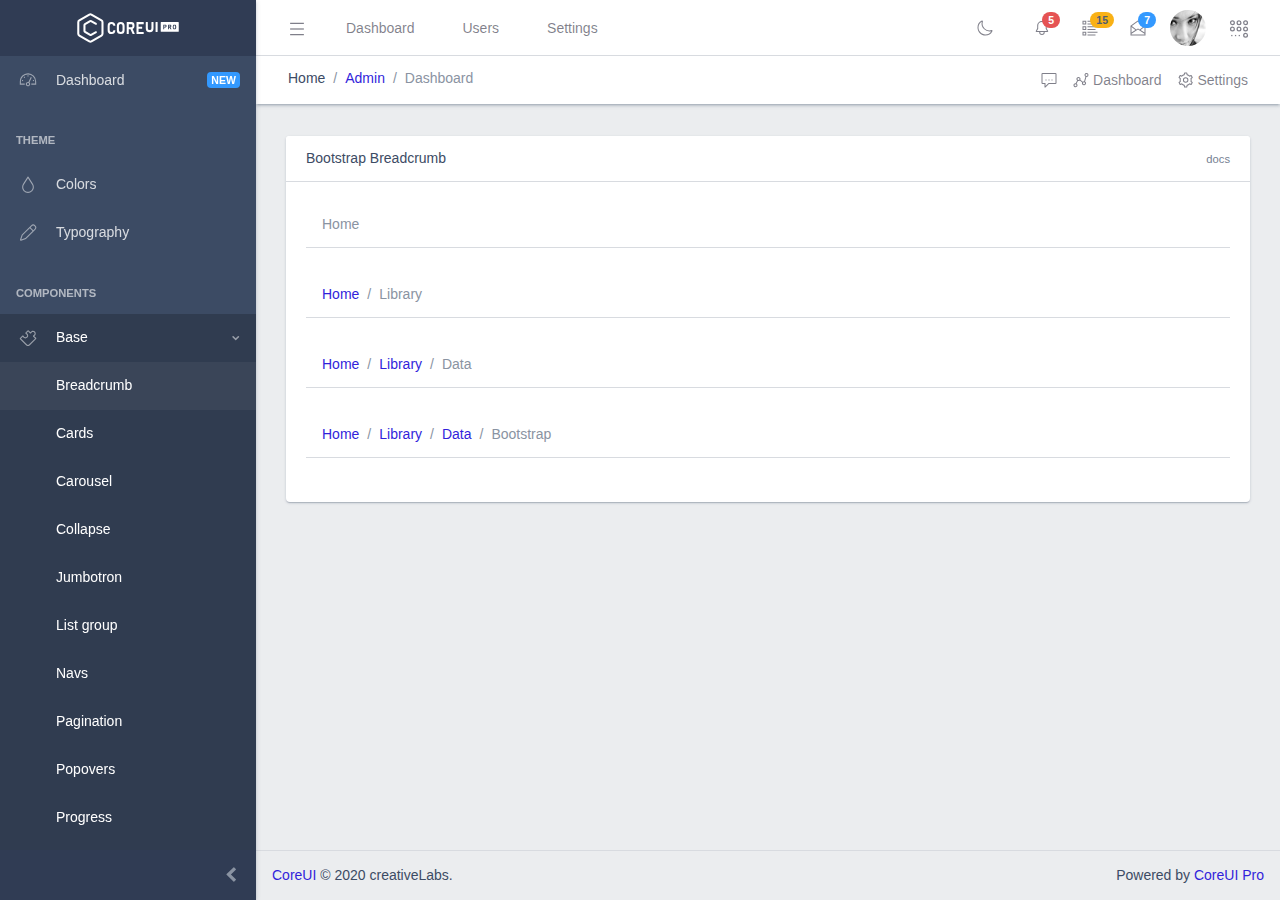
<file: task_manager/template/base/breadcrumb.html>
<!DOCTYPE html>
<!--
* CoreUI Pro based Bootstrap Admin Template
* @version v3.2.0
* @link https://coreui.io/pro/
* Copyright (c) 2020 creativeLabs Łukasz Holeczek
* License (https://coreui.io/pro/license)
-->
<html lang="en">
  <head>
    <base href="./../">
    <meta charset="utf-8">
    <meta http-equiv="X-UA-Compatible" content="IE=edge">
    <meta name="viewport" content="width=device-width, initial-scale=1.0, shrink-to-fit=no">
    <meta name="description" content="CoreUI - Open Source Bootstrap Admin Template">
    <meta name="author" content="Łukasz Holeczek">
    <meta name="keyword" content="Bootstrap,Admin,Template,Open,Source,jQuery,CSS,HTML,RWD,Dashboard">
    <title>CoreUI Pro Bootstrap Admin Template</title>
    <!-- Main styles for this application-->
    <link href="css/style.css" rel="stylesheet">
  </head>
  <body class="c-app c-no-layout-transition">
    <div class="c-sidebar c-sidebar-dark c-sidebar-fixed c-sidebar-lg-show" id="sidebar">
      <div class="c-sidebar-brand d-md-down-none">
        <svg class="c-sidebar-brand-full" width="118" height="46" alt="CoreUI Logo">
          <use xlink:href="assets/brand/coreui-pro.svg#full"></use>
        </svg>
        <svg class="c-sidebar-brand-minimized" width="46" height="46" alt="CoreUI Logo">
          <use xlink:href="assets/brand/coreui-pro.svg#signet"></use>
        </svg>
      </div>
      <ul class="c-sidebar-nav">
        <li class="c-sidebar-nav-item"><a class="c-sidebar-nav-link" href="index.html">
            <svg class="c-sidebar-nav-icon">
              <use xlink:href="vendors/@coreui/icons/svg/free.svg#cil-speedometer"></use>
            </svg> Dashboard<span class="badge badge-info">NEW</span></a></li>
        <li class="c-sidebar-nav-title">Theme</li>
        <li class="c-sidebar-nav-item"><a class="c-sidebar-nav-link" href="colors.html">
            <svg class="c-sidebar-nav-icon">
              <use xlink:href="vendors/@coreui/icons/svg/free.svg#cil-drop"></use>
            </svg> Colors</a></li>
        <li class="c-sidebar-nav-item"><a class="c-sidebar-nav-link" href="typography.html">
            <svg class="c-sidebar-nav-icon">
              <use xlink:href="vendors/@coreui/icons/svg/free.svg#cil-pencil"></use>
            </svg> Typography</a></li>
        <li class="c-sidebar-nav-title">Components</li>
        <li class="c-sidebar-nav-dropdown"><a class="c-sidebar-nav-dropdown-toggle" href="#">
            <svg class="c-sidebar-nav-icon">
              <use xlink:href="vendors/@coreui/icons/svg/free.svg#cil-puzzle"></use>
            </svg> Base</a>
          <ul class="c-sidebar-nav-dropdown-items">
            <li class="c-sidebar-nav-item"><a class="c-sidebar-nav-link" href="base/breadcrumb.html"> Breadcrumb</a></li>
            <li class="c-sidebar-nav-item"><a class="c-sidebar-nav-link" href="base/cards.html"> Cards</a></li>
            <li class="c-sidebar-nav-item"><a class="c-sidebar-nav-link" href="base/carousel.html"> Carousel</a></li>
            <li class="c-sidebar-nav-item"><a class="c-sidebar-nav-link" href="base/collapse.html"> Collapse</a></li>
            <li class="c-sidebar-nav-item"><a class="c-sidebar-nav-link" href="base/jumbotron.html"> Jumbotron</a></li>
            <li class="c-sidebar-nav-item"><a class="c-sidebar-nav-link" href="base/list-group.html"> List group</a></li>
            <li class="c-sidebar-nav-item"><a class="c-sidebar-nav-link" href="base/navs.html"> Navs</a></li>
            <li class="c-sidebar-nav-item"><a class="c-sidebar-nav-link" href="base/pagination.html"> Pagination</a></li>
            <li class="c-sidebar-nav-item"><a class="c-sidebar-nav-link" href="base/popovers.html"> Popovers</a></li>
            <li class="c-sidebar-nav-item"><a class="c-sidebar-nav-link" href="base/progress.html"> Progress</a></li>
            <li class="c-sidebar-nav-item"><a class="c-sidebar-nav-link" href="base/scrollspy.html"> Scrollspy</a></li>
            <li class="c-sidebar-nav-item"><a class="c-sidebar-nav-link" href="base/switches.html"> Switches</a></li>
            <li class="c-sidebar-nav-item"><a class="c-sidebar-nav-link" href="base/tabs.html"> Tabs</a></li>
            <li class="c-sidebar-nav-item"><a class="c-sidebar-nav-link" href="base/tooltips.html"> Tooltips</a></li>
          </ul>
        </li>
        <li class="c-sidebar-nav-dropdown"><a class="c-sidebar-nav-dropdown-toggle" href="#">
            <svg class="c-sidebar-nav-icon">
              <use xlink:href="vendors/@coreui/icons/svg/free.svg#cil-cursor"></use>
            </svg> Buttons</a>
          <ul class="c-sidebar-nav-dropdown-items">
            <li class="c-sidebar-nav-item"><a class="c-sidebar-nav-link" href="buttons/buttons.html"> Buttons</a></li>
            <li class="c-sidebar-nav-item"><a class="c-sidebar-nav-link" href="buttons/brand-buttons.html"> Brand Buttons</a></li>
            <li class="c-sidebar-nav-item"><a class="c-sidebar-nav-link" href="buttons/button-group.html"> Buttons Group</a></li>
            <li class="c-sidebar-nav-item"><a class="c-sidebar-nav-link" href="buttons/dropdowns.html"> Dropdowns</a></li>
            <li class="c-sidebar-nav-item"><a class="c-sidebar-nav-link" href="buttons/loading-buttons.html"> Loading Buttons<span class="badge badge-danger">PRO</span><span class="badge badge-success">NEW</span></a></li>
          </ul>
        </li>
        <li class="c-sidebar-nav-item"><a class="c-sidebar-nav-link" href="charts.html">
            <svg class="c-sidebar-nav-icon">
              <use xlink:href="vendors/@coreui/icons/svg/free.svg#cil-chart-pie"></use>
            </svg> Charts</a></li>
        <li class="c-sidebar-nav-dropdown"><a class="c-sidebar-nav-dropdown-toggle" href="#">
            <svg class="c-sidebar-nav-icon">
              <use xlink:href="vendors/@coreui/icons/svg/free.svg#cil-code"></use>
            </svg> Editors</a>
          <ul class="c-sidebar-nav-dropdown-items">
            <li class="c-sidebar-nav-item"><a class="c-sidebar-nav-link" href="editors/code-editor.html">
                <svg class="c-sidebar-nav-icon">
                  <use xlink:href="vendors/@coreui/icons/svg/free.svg#cil-notes"></use>
                </svg> Code Editor<span class="badge badge-danger">PRO</span></a></li>
            <li class="c-sidebar-nav-item"><a class="c-sidebar-nav-link" href="editors/markdown-editor.html">
                <svg class="c-sidebar-nav-icon">
                  <use xlink:href="vendors/@coreui/icons/svg/free.svg#cil-code"></use>
                </svg> Markdown<span class="badge badge-danger">PRO</span></a></li>
            <li class="c-sidebar-nav-item"><a class="c-sidebar-nav-link" href="editors/text-editor.html">
                <svg class="c-sidebar-nav-icon">
                  <use xlink:href="vendors/@coreui/icons/svg/free.svg#cil-notes"></use>
                </svg> Rich Text Editor<span class="badge badge-danger">PRO</span></a></li>
          </ul>
        </li>
        <li class="c-sidebar-nav-dropdown"><a class="c-sidebar-nav-dropdown-toggle" href="#">
            <svg class="c-sidebar-nav-icon">
              <use xlink:href="vendors/@coreui/icons/svg/free.svg#cil-notes"></use>
            </svg> Forms</a>
          <ul class="c-sidebar-nav-dropdown-items">
            <li class="c-sidebar-nav-item"><a class="c-sidebar-nav-link" href="forms/basic-forms.html"> Basic Forms</a></li>
            <li class="c-sidebar-nav-item"><a class="c-sidebar-nav-link" href="forms/multi-select.html"> Multi Select<span class="badge badge-danger">PRO</span><span class="badge badge-success">NEW</span></a></li>
            <li class="c-sidebar-nav-item"><a class="c-sidebar-nav-link" href="forms/advanced-forms.html"> Advanced<span class="badge badge-danger">PRO</span></a></li>
            <li class="c-sidebar-nav-item"><a class="c-sidebar-nav-link" href="forms/validation.html"> Validation<span class="badge badge-danger">PRO</span></a></li>
          </ul>
        </li>
        <li class="c-sidebar-nav-item"><a class="c-sidebar-nav-link" href="google-maps.html">
            <svg class="c-sidebar-nav-icon">
              <use xlink:href="vendors/@coreui/icons/svg/free.svg#cil-map"></use>
            </svg> Google Maps<span class="badge badge-danger">PRO</span></a></li>
        <li class="c-sidebar-nav-dropdown"><a class="c-sidebar-nav-dropdown-toggle" href="#">
            <svg class="c-sidebar-nav-icon">
              <use xlink:href="vendors/@coreui/icons/svg/free.svg#cil-star"></use>
            </svg> Icons</a>
          <ul class="c-sidebar-nav-dropdown-items">
            <li class="c-sidebar-nav-item"><a class="c-sidebar-nav-link" href="icons/coreui-icons-free.html"> CoreUI Icons<span class="badge badge-success">Free</span></a></li>
            <li class="c-sidebar-nav-item"><a class="c-sidebar-nav-link" href="icons/coreui-icons-brand.html"> CoreUI Icons - Brand</a></li>
            <li class="c-sidebar-nav-item"><a class="c-sidebar-nav-link" href="icons/coreui-icons-flag.html"> CoreUI Icons - Flag</a></li>
          </ul>
        </li>
        <li class="c-sidebar-nav-dropdown"><a class="c-sidebar-nav-dropdown-toggle" href="#">
            <svg class="c-sidebar-nav-icon">
              <use xlink:href="vendors/@coreui/icons/svg/free.svg#cil-bell"></use>
            </svg> Notifications</a>
          <ul class="c-sidebar-nav-dropdown-items">
            <li class="c-sidebar-nav-item"><a class="c-sidebar-nav-link" href="notifications/alerts.html"> Alerts</a></li>
            <li class="c-sidebar-nav-item"><a class="c-sidebar-nav-link" href="notifications/badge.html"> Badge</a></li>
            <li class="c-sidebar-nav-item"><a class="c-sidebar-nav-link" href="notifications/modals.html"> Modals</a></li>
            <li class="c-sidebar-nav-item"><a class="c-sidebar-nav-link" href="notifications/toastr.html"> Toastr<span class="badge badge-danger">PRO</span></a></li>
          </ul>
        </li>
        <li class="c-sidebar-nav-dropdown"><a class="c-sidebar-nav-dropdown-toggle" href="#">
            <svg class="c-sidebar-nav-icon">
              <use xlink:href="vendors/@coreui/icons/svg/free.svg#cil-bolt"></use>
            </svg> Plugins</a>
          <ul class="c-sidebar-nav-dropdown-items">
            <li class="c-sidebar-nav-item"><a class="c-sidebar-nav-link" href="plugins/calendar.html">
                <svg class="c-sidebar-nav-icon">
                  <use xlink:href="vendors/@coreui/icons/svg/free.svg#cil-calendar"></use>
                </svg> Calendar<span class="badge badge-danger">PRO</span></a></li>
            <li class="c-sidebar-nav-item"><a class="c-sidebar-nav-link" href="plugins/draggable-cards.html">
                <svg class="c-sidebar-nav-icon">
                  <use xlink:href="vendors/@coreui/icons/svg/free.svg#cil-cursor-move"></use>
                </svg> Draggable<span class="badge badge-danger">PRO</span></a></li>
            <li class="c-sidebar-nav-item"><a class="c-sidebar-nav-link" href="plugins/ladda-buttons.html">
                <svg class="c-sidebar-nav-icon">
                  <use xlink:href="vendors/@coreui/icons/svg/free.svg#cil-cursor-move"></use>
                </svg> Ladda Buttons<span class="badge badge-danger">PRO</span></a></li>
            <li class="c-sidebar-nav-item"><a class="c-sidebar-nav-link" href="plugins/spinners.html">
                <svg class="c-sidebar-nav-icon">
                  <use xlink:href="vendors/@coreui/icons/svg/free.svg#cil-sync"></use>
                </svg> Spinners<span class="badge badge-danger">PRO</span></a></li>
          </ul>
        </li>
        <li class="c-sidebar-nav-dropdown"><a class="c-sidebar-nav-dropdown-toggle" href="#">
            <svg class="c-sidebar-nav-icon">
              <use xlink:href="vendors/@coreui/icons/svg/free.svg#cil-columns"></use>
            </svg> Tables</a>
          <ul class="c-sidebar-nav-dropdown-items">
            <li class="c-sidebar-nav-item"><a class="c-sidebar-nav-link" href="tables/tables.html"> Standard Tables</a></li>
            <li class="c-sidebar-nav-item"><a class="c-sidebar-nav-link" href="tables/datatables.html"> DataTables<span class="badge badge-danger">PRO</span></a></li>
          </ul>
        </li>
        <li class="c-sidebar-nav-item"><a class="c-sidebar-nav-link" href="widgets.html">
            <svg class="c-sidebar-nav-icon">
              <use xlink:href="vendors/@coreui/icons/svg/free.svg#cil-calculator"></use>
            </svg> Widgets<span class="badge badge-info">NEW</span></a></li>
        <li class="c-sidebar-nav-divider"></li>
        <li class="c-sidebar-nav-title">Extras</li>
        <li class="c-sidebar-nav-dropdown"><a class="c-sidebar-nav-dropdown-toggle" href="#">
            <svg class="c-sidebar-nav-icon">
              <use xlink:href="vendors/@coreui/icons/svg/free.svg#cil-star"></use>
            </svg> Pages</a>
          <ul class="c-sidebar-nav-dropdown-items">
            <li class="c-sidebar-nav-item"><a class="c-sidebar-nav-link" href="login.html" target="_top">
                <svg class="c-sidebar-nav-icon">
                  <use xlink:href="vendors/@coreui/icons/svg/free.svg#cil-account-logout"></use>
                </svg> Login</a></li>
            <li class="c-sidebar-nav-item"><a class="c-sidebar-nav-link" href="register.html" target="_top">
                <svg class="c-sidebar-nav-icon">
                  <use xlink:href="vendors/@coreui/icons/svg/free.svg#cil-account-logout"></use>
                </svg> Register</a></li>
            <li class="c-sidebar-nav-item"><a class="c-sidebar-nav-link" href="404.html" target="_top">
                <svg class="c-sidebar-nav-icon">
                  <use xlink:href="vendors/@coreui/icons/svg/free.svg#cil-bug"></use>
                </svg> Error 404</a></li>
            <li class="c-sidebar-nav-item"><a class="c-sidebar-nav-link" href="500.html" target="_top">
                <svg class="c-sidebar-nav-icon">
                  <use xlink:href="vendors/@coreui/icons/svg/free.svg#cil-bug"></use>
                </svg> Error 500</a></li>
          </ul>
        </li>
        <li class="c-sidebar-nav-dropdown"><a class="c-sidebar-nav-dropdown-toggle" href="#">
            <svg class="c-sidebar-nav-icon">
              <use xlink:href="vendors/@coreui/icons/svg/free.svg#cil-layers"></use>
            </svg> Apps</a>
          <ul class="c-sidebar-nav-dropdown-items">
            <li class="c-sidebar-nav-dropdown"><a class="c-sidebar-nav-dropdown-toggle" href="#">
                <svg class="c-sidebar-nav-icon">
                  <use xlink:href="vendors/@coreui/icons/svg/free.svg#cil-description"></use>
                </svg> Invoicing</a>
              <ul class="c-sidebar-nav-dropdown-items">
                <li class="c-sidebar-nav-item"><a class="c-sidebar-nav-link" href="apps/invoicing/invoice.html"> Invoice<span class="badge badge-danger">PRO</span></a></li>
              </ul>
            </li>
            <li class="c-sidebar-nav-dropdown"><a class="c-sidebar-nav-dropdown-toggle" href="#">
                <svg class="c-sidebar-nav-icon">
                  <use xlink:href="vendors/@coreui/icons/svg/free.svg#cil-envelope-open"></use>
                </svg> Email</a>
              <ul class="c-sidebar-nav-dropdown-items">
                <li class="c-sidebar-nav-item"><a class="c-sidebar-nav-link" href="apps/email/inbox.html"> Inbox<span class="badge badge-danger">PRO</span></a></li>
                <li class="c-sidebar-nav-item"><a class="c-sidebar-nav-link" href="apps/email/message.html"> Message<span class="badge badge-danger">PRO</span></a></li>
                <li class="c-sidebar-nav-item"><a class="c-sidebar-nav-link" href="apps/email/compose.html"> Compose<span class="badge badge-danger">PRO</span></a></li>
              </ul>
            </li>
          </ul>
        </li>
        <li class="c-sidebar-nav-divider"></li>
        <li class="c-sidebar-nav-title">Labels</li>
        <li class="c-sidebar-nav-item c-d-compact-none c-d-minimized-none"><a class="c-sidebar-nav-label" href="#">
            <svg class="c-sidebar-nav-icon text-danger">
              <use xlink:href="vendors/@coreui/icons/svg/free.svg#cil-bookmark"></use>
            </svg> Label danger</a></li>
        <li class="c-sidebar-nav-item c-d-compact-none c-d-minimized-none"><a class="c-sidebar-nav-label" href="#">
            <svg class="c-sidebar-nav-icon text-info">
              <use xlink:href="vendors/@coreui/icons/svg/free.svg#cil-bookmark"></use>
            </svg> Label info</a></li>
        <li class="c-sidebar-nav-item c-d-compact-none c-d-minimized-none"><a class="c-sidebar-nav-label" href="#">
            <svg class="c-sidebar-nav-icon text-warning">
              <use xlink:href="vendors/@coreui/icons/svg/free.svg#cil-bookmark"></use>
            </svg> Label warning</a></li>
        <li class="c-sidebar-nav-divider"></li>
        <li class="c-sidebar-nav-title">System Utilization</li>
        <li class="c-sidebar-nav-item px-3 c-d-compact-none c-d-minimized-none">
          <div class="text-uppercase mb-1"><small><b>CPU Usage</b></small></div>
          <div class="progress progress-xs">
            <div class="progress-bar bg-info" role="progressbar" style="width: 25%" aria-valuenow="25" aria-valuemin="0" aria-valuemax="100"></div>
          </div><small class="text-muted">348 Processes. 1/4 Cores.</small>
        </li>
        <li class="c-sidebar-nav-item px-3 c-d-compact-none c-d-minimized-none">
          <div class="text-uppercase mb-1"><small><b>Memory Usage</b></small></div>
          <div class="progress progress-xs">
            <div class="progress-bar bg-warning" role="progressbar" style="width: 70%" aria-valuenow="70" aria-valuemin="0" aria-valuemax="100"></div>
          </div><small class="text-muted">11444GB/16384MB</small>
        </li>
        <li class="c-sidebar-nav-item px-3 mb-3 c-d-compact-none c-d-minimized-none">
          <div class="text-uppercase mb-1"><small><b>SSD 1 Usage</b></small></div>
          <div class="progress progress-xs">
            <div class="progress-bar bg-danger" role="progressbar" style="width: 95%" aria-valuenow="95" aria-valuemin="0" aria-valuemax="100"></div>
          </div><small class="text-muted">243GB/256GB</small>
        </li>
      </ul>
      <button class="c-sidebar-minimizer c-class-toggler" type="button" data-target="_parent" data-class="c-sidebar-unfoldable"></button>
    </div>
    <div class="c-sidebar c-sidebar-lg c-sidebar-light c-sidebar-right c-sidebar-overlaid" id="aside">
      <button class="c-sidebar-close c-class-toggler" type="button" data-target="_parent" data-class="c-sidebar-show" responsive="true">
        <svg class="c-icon">
          <use xlink:href="vendors/@coreui/icons/svg/free.svg#cil-x"></use>
        </svg>
      </button>
      <ul class="nav nav-tabs nav-underline nav-underline-primary" role="tablist">
        <li class="nav-item"><a class="nav-link active" data-toggle="tab" href="#timeline" role="tab">
            <svg class="c-icon">
              <use xlink:href="vendors/@coreui/icons/svg/free.svg#cil-list"></use>
            </svg></a></li>
        <li class="nav-item"><a class="nav-link" data-toggle="tab" href="#messages" role="tab">
            <svg class="c-icon">
              <use xlink:href="vendors/@coreui/icons/svg/free.svg#cil-speech"></use>
            </svg></a></li>
        <li class="nav-item"><a class="nav-link" data-toggle="tab" href="#settings" role="tab">
            <svg class="c-icon">
              <use xlink:href="vendors/@coreui/icons/svg/free.svg#cil-settings"></use>
            </svg></a></li>
      </ul>
      <!-- Tab panes-->
      <div class="tab-content">
        <div class="tab-pane active" id="timeline" role="tabpanel">
          <div class="list-group list-group-accent">
            <div class="list-group-item list-group-item-accent-secondary bg-light text-center font-weight-bold text-muted text-uppercase c-small">Today</div>
            <div class="list-group-item list-group-item-accent-warning list-group-item-divider">
              <div class="c-avatar float-right"><img class="c-avatar-img" src="assets/img/avatars/7.jpg" alt="user@email.com"></div>
              <div>Meeting with <strong>Lucas</strong></div><small class="text-muted mr-3">
                <svg class="c-icon">
                  <use xlink:href="vendors/@coreui/icons/svg/free.svg#cil-calendar"></use>
                </svg>&nbsp; 1 - 3pm</small><small class="text-muted">
                <svg class="c-icon">
                  <use xlink:href="vendors/@coreui/icons/svg/free.svg#cil-location-pin"></use>
                </svg>&nbsp; Palo Alto, CA</small>
            </div>
            <div class="list-group-item list-group-item-accent-info">
              <div class="c-avatar float-right"><img class="c-avatar-img" src="assets/img/avatars/4.jpg" alt="user@email.com"></div>
              <div>Skype with <strong>Megan</strong></div><small class="text-muted mr-3">
                <svg class="c-icon">
                  <use xlink:href="vendors/@coreui/icons/svg/free.svg#cil-calendar"></use>
                </svg>&nbsp; 4 - 5pm</small><small class="text-muted">
                <svg class="c-icon">
                  <use xlink:href="vendors/@coreui/icons/svg/brand.svg#cib-skype"></use>
                </svg>&nbsp; On-line</small>
            </div>
            <div class="list-group-item list-group-item-accent-secondary bg-light text-center font-weight-bold text-muted text-uppercase c-small">Tomorrow</div>
            <div class="list-group-item list-group-item-accent-danger list-group-item-divider">
              <div>New UI Project - <strong>deadline</strong></div><small class="text-muted mr-3">
                <svg class="c-icon">
                  <use xlink:href="vendors/@coreui/icons/svg/free.svg#cil-calendar"></use>
                </svg>&nbsp; 10 - 11pm</small><small class="text-muted">
                <svg class="c-icon">
                  <use xlink:href="vendors/@coreui/icons/svg/free.svg#cil-home"></use>
                </svg>&nbsp; creativeLabs HQ</small>
              <div class="c-avatars-stack mt-2">
                <div class="c-avatar c-avatar-xs"><img class="c-avatar-img" src="assets/img/avatars/2.jpg" alt="user@email.com"></div>
                <div class="c-avatar c-avatar-xs"><img class="c-avatar-img" src="assets/img/avatars/3.jpg" alt="user@email.com"></div>
                <div class="c-avatar c-avatar-xs"><img class="c-avatar-img" src="assets/img/avatars/4.jpg" alt="user@email.com"></div>
                <div class="c-avatar c-avatar-xs"><img class="c-avatar-img" src="assets/img/avatars/5.jpg" alt="user@email.com"></div>
                <div class="c-avatar c-avatar-xs"><img class="c-avatar-img" src="assets/img/avatars/6.jpg" alt="user@email.com"></div>
              </div>
            </div>
            <div class="list-group-item list-group-item-accent-success list-group-item-divider">
              <div><strong>#10 Startups.Garden</strong> Meetup</div><small class="text-muted mr-3">
                <svg class="c-icon">
                  <use xlink:href="vendors/@coreui/icons/svg/free.svg#cil-calendar"></use>
                </svg>&nbsp; 1 - 3pm</small><small class="text-muted">
                <svg class="c-icon">
                  <use xlink:href="vendors/@coreui/icons/svg/free.svg#cil-location-pin"></use>
                </svg>&nbsp; Palo Alto, CA</small>
            </div>
            <div class="list-group-item list-group-item-accent-primary list-group-item-divider">
              <div><strong>Team meeting</strong></div><small class="text-muted mr-3">
                <svg class="c-icon">
                  <use xlink:href="vendors/@coreui/icons/svg/free.svg#cil-calendar"></use>
                </svg>&nbsp; 4 - 6pm</small><small class="text-muted">
                <svg class="c-icon">
                  <use xlink:href="vendors/@coreui/icons/svg/free.svg#cil-home"></use>
                </svg>&nbsp; creativeLabs HQ</small>
              <div class="c-avatars-stack mt-2">
                <div class="c-avatar c-avatar-xs"><img class="c-avatar-img" src="assets/img/avatars/2.jpg" alt="user@email.com"></div>
                <div class="c-avatar c-avatar-xs"><img class="c-avatar-img" src="assets/img/avatars/3.jpg" alt="user@email.com"></div>
                <div class="c-avatar c-avatar-xs"><img class="c-avatar-img" src="assets/img/avatars/4.jpg" alt="user@email.com"></div>
                <div class="c-avatar c-avatar-xs"><img class="c-avatar-img" src="assets/img/avatars/5.jpg" alt="user@email.com"></div>
                <div class="c-avatar c-avatar-xs"><img class="c-avatar-img" src="assets/img/avatars/6.jpg" alt="user@email.com"></div>
                <div class="c-avatar c-avatar-xs"><img class="c-avatar-img" src="assets/img/avatars/7.jpg" alt="user@email.com"></div>
                <div class="c-avatar c-avatar-xs"><img class="c-avatar-img" src="assets/img/avatars/8.jpg" alt="user@email.com"></div>
              </div>
            </div>
          </div>
        </div>
        <div class="tab-pane p-3" id="messages" role="tabpanel">
          <div class="message">
            <div class="py-3 pb-5 mr-3 float-left">
              <div class="c-avatar"><img class="c-avatar-img" src="assets/img/avatars/7.jpg" alt="user@email.com"><span class="c-avatar-status bg-success"></span></div>
            </div>
            <div><small class="text-muted">Lukasz Holeczek</small><small class="text-muted float-right mt-1">1:52 PM</small></div>
            <div class="text-truncate font-weight-bold">Lorem ipsum dolor sit amet</div><small class="text-muted">Lorem ipsum dolor sit amet, consectetur adipisicing elit, sed do eiusmod tempor incididunt...</small>
          </div>
          <hr>
          <div class="message">
            <div class="py-3 pb-5 mr-3 float-left">
              <div class="c-avatar"><img class="c-avatar-img" src="assets/img/avatars/7.jpg" alt="user@email.com"><span class="c-avatar-status bg-success"></span></div>
            </div>
            <div><small class="text-muted">Lukasz Holeczek</small><small class="text-muted float-right mt-1">1:52 PM</small></div>
            <div class="text-truncate font-weight-bold">Lorem ipsum dolor sit amet</div><small class="text-muted">Lorem ipsum dolor sit amet, consectetur adipisicing elit, sed do eiusmod tempor incididunt...</small>
          </div>
          <hr>
          <div class="message">
            <div class="py-3 pb-5 mr-3 float-left">
              <div class="c-avatar"><img class="c-avatar-img" src="assets/img/avatars/7.jpg" alt="user@email.com"><span class="c-avatar-status bg-success"></span></div>
            </div>
            <div><small class="text-muted">Lukasz Holeczek</small><small class="text-muted float-right mt-1">1:52 PM</small></div>
            <div class="text-truncate font-weight-bold">Lorem ipsum dolor sit amet</div><small class="text-muted">Lorem ipsum dolor sit amet, consectetur adipisicing elit, sed do eiusmod tempor incididunt...</small>
          </div>
          <hr>
          <div class="message">
            <div class="py-3 pb-5 mr-3 float-left">
              <div class="c-avatar"><img class="c-avatar-img" src="assets/img/avatars/7.jpg" alt="user@email.com"><span class="c-avatar-status bg-success"></span></div>
            </div>
            <div><small class="text-muted">Lukasz Holeczek</small><small class="text-muted float-right mt-1">1:52 PM</small></div>
            <div class="text-truncate font-weight-bold">Lorem ipsum dolor sit amet</div><small class="text-muted">Lorem ipsum dolor sit amet, consectetur adipisicing elit, sed do eiusmod tempor incididunt...</small>
          </div>
          <hr>
          <div class="message">
            <div class="py-3 pb-5 mr-3 float-left">
              <div class="c-avatar"><img class="c-avatar-img" src="assets/img/avatars/7.jpg" alt="user@email.com"><span class="c-avatar-status bg-success"></span></div>
            </div>
            <div><small class="text-muted">Lukasz Holeczek</small><small class="text-muted float-right mt-1">1:52 PM</small></div>
            <div class="text-truncate font-weight-bold">Lorem ipsum dolor sit amet</div><small class="text-muted">Lorem ipsum dolor sit amet, consectetur adipisicing elit, sed do eiusmod tempor incididunt...</small>
          </div>
        </div>
        <div class="tab-pane p-3" id="settings" role="tabpanel">
          <h6>Settings</h6>
          <div class="c-aside-options">
            <div class="clearfix mt-4"><small><b>Option 1</b></small>
              <label class="c-switch c-switch-label c-switch-pill c-switch-success c-switch-sm float-right">
                <input class="c-switch-input" type="checkbox" checked=""><span class="c-switch-slider" data-checked="On" data-unchecked="Off"></span>
              </label>
            </div>
            <div><small class="text-muted">Lorem ipsum dolor sit amet, consectetur adipisicing elit, sed do eiusmod tempor incididunt ut labore et dolore magna aliqua.</small></div>
          </div>
          <div class="c-aside-options">
            <div class="clearfix mt-3"><small><b>Option 2</b></small>
              <label class="c-switch c-switch-label c-switch-pill c-switch-success c-switch-sm float-right">
                <input class="c-switch-input" type="checkbox"><span class="c-switch-slider" data-checked="On" data-unchecked="Off"></span>
              </label>
            </div>
            <div><small class="text-muted">Lorem ipsum dolor sit amet, consectetur adipisicing elit, sed do eiusmod tempor incididunt ut labore et dolore magna aliqua.</small></div>
          </div>
          <div class="c-aside-options">
            <div class="clearfix mt-3"><small><b>Option 3</b></small>
              <label class="c-switch c-switch-label c-switch-pill c-switch-success c-switch-sm float-right">
                <input class="c-switch-input" type="checkbox"><span class="c-switch-slider" data-checked="On" data-unchecked="Off"></span>
              </label>
            </div>
          </div>
          <div class="c-aside-options">
            <div class="clearfix mt-3"><small><b>Option 4</b></small>
              <label class="c-switch c-switch-label c-switch-pill c-switch-success c-switch-sm float-right">
                <input class="c-switch-input" type="checkbox" checked=""><span class="c-switch-slider" data-checked="On" data-unchecked="Off"></span>
              </label>
            </div>
          </div>
          <hr>
          <h6>System Utilization</h6>
          <div class="text-uppercase mb-1 mt-4"><small><b>CPU Usage</b></small></div>
          <div class="progress progress-xs">
            <div class="progress-bar bg-info" role="progressbar" style="width: 25%" aria-valuenow="25" aria-valuemin="0" aria-valuemax="100"></div>
          </div><small class="text-muted">348 Processes. 1/4 Cores.</small>
          <div class="text-uppercase mb-1 mt-2"><small><b>Memory Usage</b></small></div>
          <div class="progress progress-xs">
            <div class="progress-bar bg-warning" role="progressbar" style="width: 70%" aria-valuenow="70" aria-valuemin="0" aria-valuemax="100"></div>
          </div><small class="text-muted">11444GB/16384MB</small>
          <div class="text-uppercase mb-1 mt-2"><small><b>SSD 1 Usage</b></small></div>
          <div class="progress progress-xs">
            <div class="progress-bar bg-danger" role="progressbar" style="width: 95%" aria-valuenow="95" aria-valuemin="0" aria-valuemax="100"></div>
          </div><small class="text-muted">243GB/256GB</small>
          <div class="text-uppercase mb-1 mt-2"><small><b>SSD 2 Usage</b></small></div>
          <div class="progress progress-xs">
            <div class="progress-bar bg-success" role="progressbar" style="width: 10%" aria-valuenow="10" aria-valuemin="0" aria-valuemax="100"></div>
          </div><small class="text-muted">25GB/256GB</small>
        </div>
      </div>
    </div>
    <div class="c-wrapper">
      <header class="c-header c-header-light c-header-fixed">
        <button class="c-header-toggler c-class-toggler d-lg-none mfe-auto" type="button" data-target="#sidebar" data-class="c-sidebar-show">
          <svg class="c-icon c-icon-lg">
            <use xlink:href="vendors/@coreui/icons/svg/free.svg#cil-menu"></use>
          </svg>
        </button><a class="c-header-brand d-lg-none c-header-brand-sm-up-center" href="#">
          <svg width="118" height="46" alt="CoreUI Logo">
            <use xlink:href="assets/brand/coreui-pro.svg#full"></use>
          </svg></a>
        <button class="c-header-toggler c-class-toggler mfs-3 d-md-down-none" type="button" data-target="#sidebar" data-class="c-sidebar-lg-show" responsive="true">
          <svg class="c-icon c-icon-lg">
            <use xlink:href="vendors/@coreui/icons/svg/free.svg#cil-menu"></use>
          </svg>
        </button>
        <ul class="c-header-nav d-md-down-none">
          <li class="c-header-nav-item px-3"><a class="c-header-nav-link" href="#">Dashboard</a></li>
          <li class="c-header-nav-item px-3"><a class="c-header-nav-link" href="#">Users</a></li>
          <li class="c-header-nav-item px-3"><a class="c-header-nav-link" href="#">Settings</a></li>
        </ul>
        <ul class="c-header-nav mfs-auto">
          <li class="c-header-nav-item px-3 c-d-legacy-none">
            <button class="c-class-toggler c-header-nav-btn" type="button" id="header-tooltip" data-target="body" data-class="c-dark-theme" data-toggle="c-tooltip" data-placement="bottom" title="Toggle Light/Dark Mode">
              <svg class="c-icon c-d-dark-none">
                <use xlink:href="vendors/@coreui/icons/svg/free.svg#cil-moon"></use>
              </svg>
              <svg class="c-icon c-d-default-none">
                <use xlink:href="vendors/@coreui/icons/svg/free.svg#cil-sun"></use>
              </svg>
            </button>
          </li>
        </ul>
        <ul class="c-header-nav">
          <li class="c-header-nav-item dropdown d-md-down-none mx-2"><a class="c-header-nav-link" data-toggle="dropdown" href="#" role="button" aria-haspopup="true" aria-expanded="false">
              <svg class="c-icon">
                <use xlink:href="vendors/@coreui/icons/svg/free.svg#cil-bell"></use>
              </svg><span class="badge badge-pill badge-danger">5</span></a>
            <div class="dropdown-menu dropdown-menu-right dropdown-menu-lg pt-0">
              <div class="dropdown-header bg-light"><strong>You have 5 notifications</strong></div><a class="dropdown-item" href="#">
                <svg class="c-icon mfe-2 text-success">
                  <use xlink:href="vendors/@coreui/icons/svg/free.svg#cil-user-follow"></use>
                </svg> New user registered</a><a class="dropdown-item" href="#">
                <svg class="c-icon mfe-2 text-danger">
                  <use xlink:href="vendors/@coreui/icons/svg/free.svg#cil-user-unfollow"></use>
                </svg> User deleted</a><a class="dropdown-item" href="#">
                <svg class="c-icon mfe-2 text-info">
                  <use xlink:href="vendors/@coreui/icons/svg/free.svg#cil-chart"></use>
                </svg> Sales report is ready</a><a class="dropdown-item" href="#">
                <svg class="c-icon mfe-2 text-success">
                  <use xlink:href="vendors/@coreui/icons/svg/free.svg#cil-basket"></use>
                </svg> New client</a><a class="dropdown-item" href="#">
                <svg class="c-icon mfe-2 text-warning">
                  <use xlink:href="vendors/@coreui/icons/svg/free.svg#cil-speedometer"></use>
                </svg> Server overloaded</a>
              <div class="dropdown-header bg-light"><strong>Server</strong></div><a class="dropdown-item d-block" href="#">
                <div class="text-uppercase mb-1"><small><b>CPU Usage</b></small></div><span class="progress progress-xs">
                  <div class="progress-bar bg-info" role="progressbar" style="width: 25%" aria-valuenow="25" aria-valuemin="0" aria-valuemax="100"></div>
                </span><small class="text-muted">348 Processes. 1/4 Cores.</small>
              </a><a class="dropdown-item d-block" href="#">
                <div class="text-uppercase mb-1"><small><b>Memory Usage</b></small></div><span class="progress progress-xs">
                  <div class="progress-bar bg-warning" role="progressbar" style="width: 70%" aria-valuenow="70" aria-valuemin="0" aria-valuemax="100"></div>
                </span><small class="text-muted">11444GB/16384MB</small>
              </a><a class="dropdown-item d-block" href="#">
                <div class="text-uppercase mb-1"><small><b>SSD 1 Usage</b></small></div><span class="progress progress-xs">
                  <div class="progress-bar bg-danger" role="progressbar" style="width: 95%" aria-valuenow="95" aria-valuemin="0" aria-valuemax="100"></div>
                </span><small class="text-muted">243GB/256GB</small>
              </a>
            </div>
          </li>
          <li class="c-header-nav-item dropdown d-md-down-none mx-2"><a class="c-header-nav-link" data-toggle="dropdown" href="#" role="button" aria-haspopup="true" aria-expanded="false">
              <svg class="c-icon">
                <use xlink:href="vendors/@coreui/icons/svg/free.svg#cil-list-rich"></use>
              </svg><span class="badge badge-pill badge-warning">15</span></a>
            <div class="dropdown-menu dropdown-menu-right dropdown-menu-lg pt-0">
              <div class="dropdown-header bg-light"><strong>You have 5 pending tasks</strong></div><a class="dropdown-item d-block" href="#">
                <div class="small mb-1">Upgrade NPM &amp; Bower<span class="float-right"><strong>0%</strong></span></div><span class="progress progress-xs">
                  <div class="progress-bar bg-info" role="progressbar" style="width: 0%" aria-valuenow="0" aria-valuemin="0" aria-valuemax="100"></div>
                </span>
              </a><a class="dropdown-item d-block" href="#">
                <div class="small mb-1">ReactJS Version<span class="float-right"><strong>25%</strong></span></div><span class="progress progress-xs">
                  <div class="progress-bar bg-danger" role="progressbar" style="width: 25%" aria-valuenow="25" aria-valuemin="0" aria-valuemax="100"></div>
                </span>
              </a><a class="dropdown-item d-block" href="#">
                <div class="small mb-1">VueJS Version<span class="float-right"><strong>50%</strong></span></div><span class="progress progress-xs">
                  <div class="progress-bar bg-warning" role="progressbar" style="width: 50%" aria-valuenow="50" aria-valuemin="0" aria-valuemax="100"></div>
                </span>
              </a><a class="dropdown-item d-block" href="#">
                <div class="small mb-1">Add new layouts<span class="float-right"><strong>75%</strong></span></div><span class="progress progress-xs">
                  <div class="progress-bar bg-info" role="progressbar" style="width: 75%" aria-valuenow="75" aria-valuemin="0" aria-valuemax="100"></div>
                </span>
              </a><a class="dropdown-item d-block" href="#">
                <div class="small mb-1">Angular 8 Version<span class="float-right"><strong>100%</strong></span></div><span class="progress progress-xs">
                  <div class="progress-bar bg-success" role="progressbar" style="width: 100%" aria-valuenow="100" aria-valuemin="0" aria-valuemax="100"></div>
                </span>
              </a><a class="dropdown-item text-center border-top" href="#"><strong>View all tasks</strong></a>
            </div>
          </li>
          <li class="c-header-nav-item dropdown d-md-down-none mx-2"><a class="c-header-nav-link" data-toggle="dropdown" href="#" role="button" aria-haspopup="true" aria-expanded="false">
              <svg class="c-icon">
                <use xlink:href="vendors/@coreui/icons/svg/free.svg#cil-envelope-open"></use>
              </svg><span class="badge badge-pill badge-info">7</span></a>
            <div class="dropdown-menu dropdown-menu-right dropdown-menu-lg pt-0">
              <div class="dropdown-header bg-light"><strong>You have 4 messages</strong></div><a class="dropdown-item" href="#">
                <div class="message">
                  <div class="py-3 mfe-3 float-left">
                    <div class="c-avatar"><img class="c-avatar-img" src="assets/img/avatars/7.jpg" alt="user@email.com"><span class="c-avatar-status bg-success"></span></div>
                  </div>
                  <div><small class="text-muted">John Doe</small><small class="text-muted float-right mt-1">Just now</small></div>
                  <div class="text-truncate font-weight-bold"><span class="text-danger">!</span> Important message</div>
                  <div class="small text-muted text-truncate">Lorem ipsum dolor sit amet, consectetur adipisicing elit, sed do eiusmod tempor incididunt...</div>
                </div>
              </a><a class="dropdown-item" href="#">
                <div class="message">
                  <div class="py-3 mfe-3 float-left">
                    <div class="c-avatar"><img class="c-avatar-img" src="assets/img/avatars/6.jpg" alt="user@email.com"><span class="c-avatar-status bg-warning"></span></div>
                  </div>
                  <div><small class="text-muted">John Doe</small><small class="text-muted float-right mt-1">5 minutes ago</small></div>
                  <div class="text-truncate font-weight-bold">Lorem ipsum dolor sit amet</div>
                  <div class="small text-muted text-truncate">Lorem ipsum dolor sit amet, consectetur adipisicing elit, sed do eiusmod tempor incididunt...</div>
                </div>
              </a><a class="dropdown-item" href="#">
                <div class="message">
                  <div class="py-3 mfe-3 float-left">
                    <div class="c-avatar"><img class="c-avatar-img" src="assets/img/avatars/5.jpg" alt="user@email.com"><span class="c-avatar-status bg-danger"></span></div>
                  </div>
                  <div><small class="text-muted">John Doe</small><small class="text-muted float-right mt-1">1:52 PM</small></div>
                  <div class="text-truncate font-weight-bold">Lorem ipsum dolor sit amet</div>
                  <div class="small text-muted text-truncate">Lorem ipsum dolor sit amet, consectetur adipisicing elit, sed do eiusmod tempor incididunt...</div>
                </div>
              </a><a class="dropdown-item" href="#">
                <div class="message">
                  <div class="py-3 mfe-3 float-left">
                    <div class="c-avatar"><img class="c-avatar-img" src="assets/img/avatars/4.jpg" alt="user@email.com"><span class="c-avatar-status bg-info"></span></div>
                  </div>
                  <div><small class="text-muted">John Doe</small><small class="text-muted float-right mt-1">4:03 PM</small></div>
                  <div class="text-truncate font-weight-bold">Lorem ipsum dolor sit amet</div>
                  <div class="small text-muted text-truncate">Lorem ipsum dolor sit amet, consectetur adipisicing elit, sed do eiusmod tempor incididunt...</div>
                </div>
              </a><a class="dropdown-item text-center border-top" href="#"><strong>View all messages</strong></a>
            </div>
          </li>
          <li class="c-header-nav-item dropdown"><a class="c-header-nav-link" data-toggle="dropdown" href="#" role="button" aria-haspopup="true" aria-expanded="false">
              <div class="c-avatar"><img class="c-avatar-img" src="assets/img/avatars/6.jpg" alt="user@email.com"></div>
            </a>
            <div class="dropdown-menu dropdown-menu-right pt-0">
              <div class="dropdown-header bg-light py-2"><strong>Account</strong></div><a class="dropdown-item" href="#">
                <svg class="c-icon mfe-2">
                  <use xlink:href="vendors/@coreui/icons/svg/free.svg#cil-bell"></use>
                </svg> Updates<span class="badge badge-info mfs-auto">42</span></a><a class="dropdown-item" href="#">
                <svg class="c-icon mfe-2">
                  <use xlink:href="vendors/@coreui/icons/svg/free.svg#cil-envelope-open"></use>
                </svg> Messages<span class="badge badge-success mfs-auto">42</span></a><a class="dropdown-item" href="#">
                <svg class="c-icon mfe-2">
                  <use xlink:href="vendors/@coreui/icons/svg/free.svg#cil-task"></use>
                </svg> Tasks<span class="badge badge-danger mfs-auto">42</span></a><a class="dropdown-item" href="#">
                <svg class="c-icon mfe-2">
                  <use xlink:href="vendors/@coreui/icons/svg/free.svg#cil-comment-square"></use>
                </svg> Comments<span class="badge badge-warning mfs-auto">42</span></a>
              <div class="dropdown-header bg-light py-2"><strong>Settings</strong></div><a class="dropdown-item" href="#">
                <svg class="c-icon mfe-2">
                  <use xlink:href="vendors/@coreui/icons/svg/free.svg#cil-user"></use>
                </svg> Profile</a><a class="dropdown-item" href="#">
                <svg class="c-icon mfe-2">
                  <use xlink:href="vendors/@coreui/icons/svg/free.svg#cil-settings"></use>
                </svg> Settings</a><a class="dropdown-item" href="#">
                <svg class="c-icon mfe-2">
                  <use xlink:href="vendors/@coreui/icons/svg/free.svg#cil-credit-card"></use>
                </svg> Payments<span class="badge badge-secondary mfs-auto">42</span></a><a class="dropdown-item" href="#">
                <svg class="c-icon mfe-2">
                  <use xlink:href="vendors/@coreui/icons/svg/free.svg#cil-file"></use>
                </svg> Projects<span class="badge badge-primary mfs-auto">42</span></a>
              <div class="dropdown-divider"></div><a class="dropdown-item" href="#">
                <svg class="c-icon mfe-2">
                  <use xlink:href="vendors/@coreui/icons/svg/free.svg#cil-lock-locked"></use>
                </svg> Lock Account</a><a class="dropdown-item" href="#">
                <svg class="c-icon mfe-2">
                  <use xlink:href="vendors/@coreui/icons/svg/free.svg#cil-account-logout"></use>
                </svg> Logout</a>
            </div>
          </li>
          <button class="c-header-toggler c-class-toggler mfe-md-3" type="button" data-target="#aside" data-class="c-sidebar-show">
            <svg class="c-icon c-icon-lg">
              <use xlink:href="vendors/@coreui/icons/svg/free.svg#cil-applications-settings"></use>
            </svg>
          </button>
        </ul>
        <div class="c-subheader justify-content-between px-3">
          <!-- Breadcrumb-->
          <ol class="breadcrumb border-0 m-0 px-0 px-md-3">
            <li class="breadcrumb-item">Home</li>
            <li class="breadcrumb-item"><a href="#">Admin</a></li>
            <li class="breadcrumb-item active">Dashboard</li>
            <!-- Breadcrumb Menu-->
          </ol>
          <div class="c-subheader-nav d-md-down-none mfe-2"><a class="c-subheader-nav-link" href="#">
              <svg class="c-icon">
                <use xlink:href="vendors/@coreui/icons/svg/free.svg#cil-speech"></use>
              </svg></a><a class="c-subheader-nav-link" href="#">
              <svg class="c-icon">
                <use xlink:href="vendors/@coreui/icons/svg/free.svg#cil-graph"></use>
              </svg> &nbsp;Dashboard</a><a class="c-subheader-nav-link" href="#">
              <svg class="c-icon">
                <use xlink:href="vendors/@coreui/icons/svg/free.svg#cil-settings"></use>
              </svg> &nbsp;Settings</a></div>
        </div>
      </header>
      <div class="c-body">
        <main class="c-main">
          <div class="container-fluid">
            <div class="fade-in">
              <div class="row">
                <div class="col-lg-12">
                  <div class="card">
                    <div class="card-header"> Bootstrap Breadcrumb
                      <div class="card-header-actions"><a class="card-header-action" href="http://coreui.io/docs/components/bootstrap/breadcrumb/" target="_blank"><small class="text-muted">docs</small></a></div>
                    </div>
                    <div class="card-body">
                      <nav aria-label="breadcrumb" role="navigation">
                        <ol class="breadcrumb">
                          <li class="breadcrumb-item active" aria-current="page">Home</li>
                        </ol>
                      </nav>
                      <nav aria-label="breadcrumb" role="navigation">
                        <ol class="breadcrumb">
                          <li class="breadcrumb-item"><a href="#">Home</a></li>
                          <li class="breadcrumb-item active" aria-current="page">Library</li>
                        </ol>
                      </nav>
                      <nav aria-label="breadcrumb" role="navigation">
                        <ol class="breadcrumb">
                          <li class="breadcrumb-item"><a href="#">Home</a></li>
                          <li class="breadcrumb-item"><a href="#">Library</a></li>
                          <li class="breadcrumb-item active" aria-current="page">Data</li>
                        </ol>
                      </nav>
                      <nav class="breadcrumb"><a class="breadcrumb-item" href="#">Home</a><a class="breadcrumb-item" href="#">Library</a><a class="breadcrumb-item" href="#">Data</a><span class="breadcrumb-item active">Bootstrap</span></nav>
                    </div>
                  </div>
                </div>
              </div>
              <!-- /.row-->
            </div>
          </div>
        </main>
      </div>
      <footer class="c-footer">
        <div><a href="https://coreui.io">CoreUI</a> © 2020 creativeLabs.</div>
        <div class="mfs-auto">Powered by&nbsp;<a href="https://coreui.io/pro/">CoreUI Pro</a></div>
      </footer>
    </div>
    <!-- CoreUI and necessary plugins-->
    <script src="vendors/@coreui/coreui-pro/js/coreui.bundle.min.js"></script>
    <!--[if IE]><!-->
    <script src="vendors/@coreui/icons/js/svgxuse.min.js"></script>
    <!--<![endif]-->
    <script>
      document.addEventListener("DOMContentLoaded", function(event) {
        setTimeout(function() {
          document.body.classList.remove('c-no-layout-transition')
        }, 2000);
      });
    </script>

  </body>
</html>
</file>
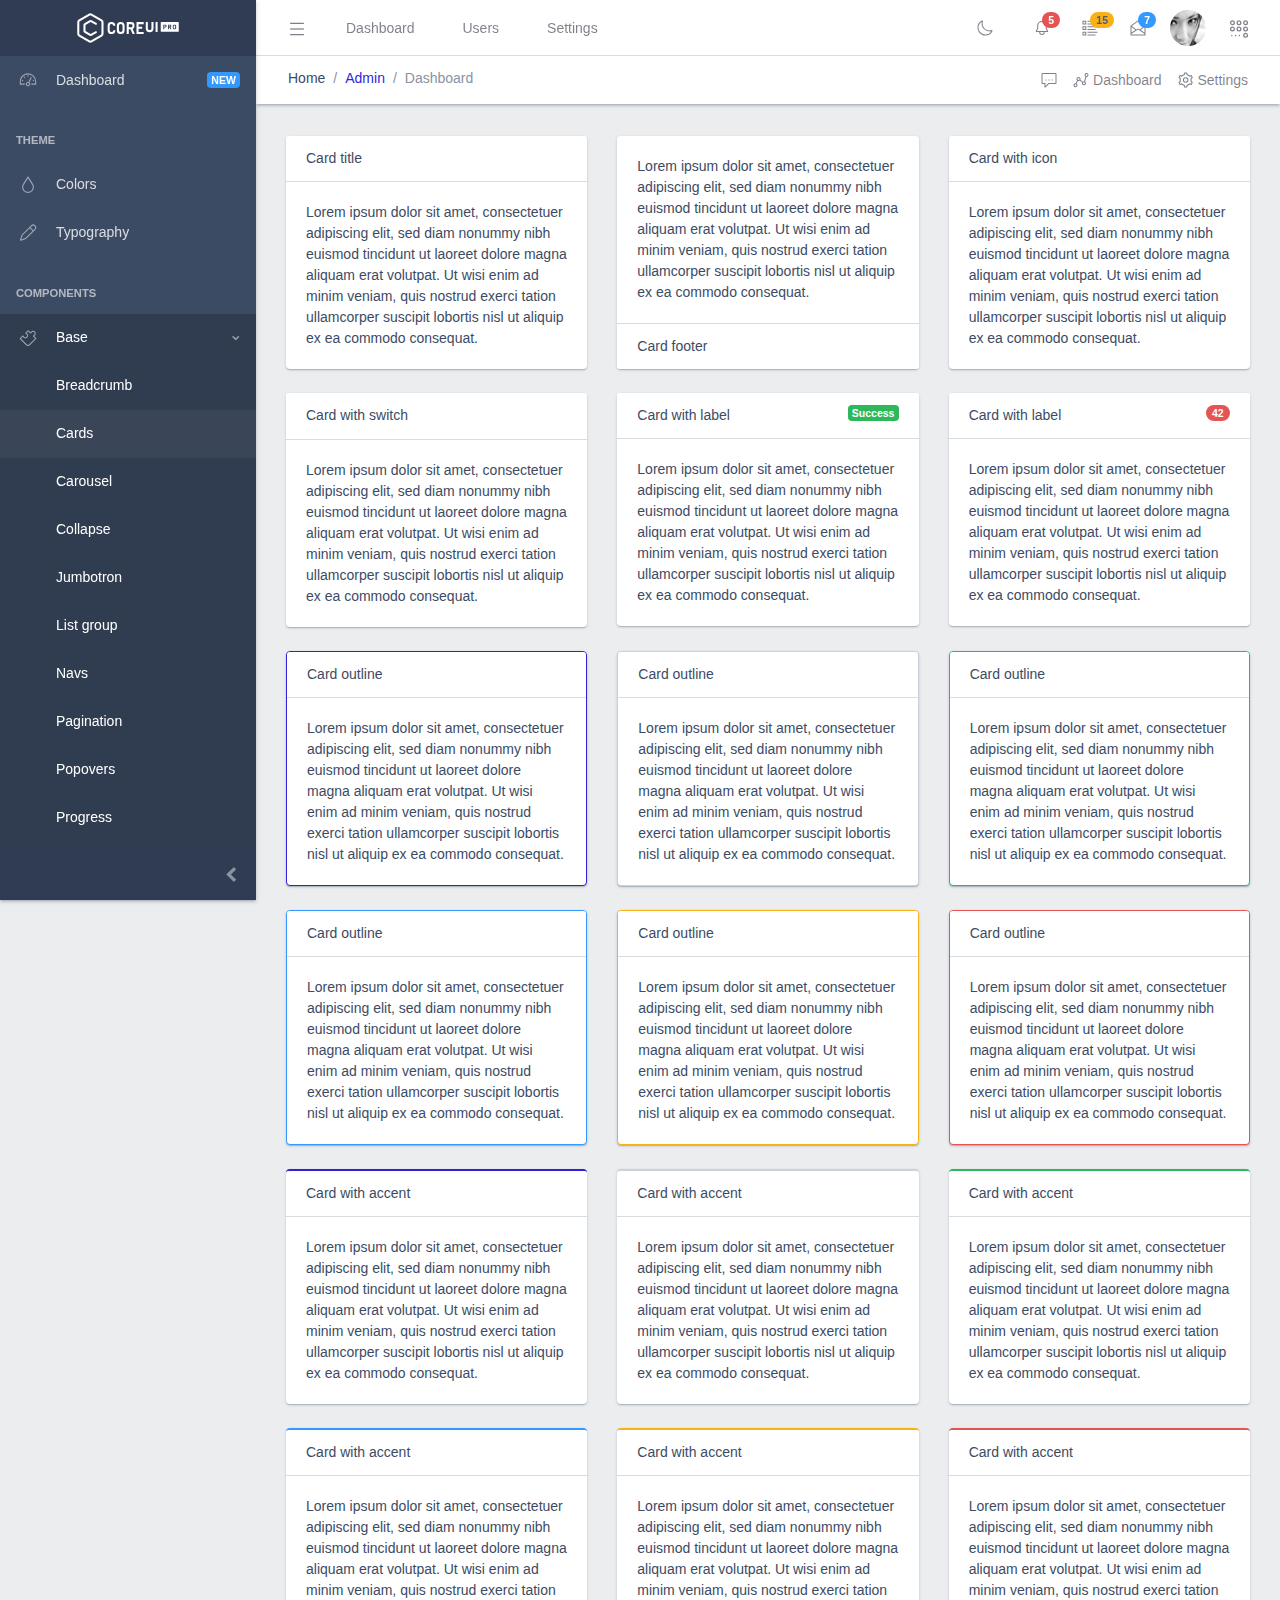
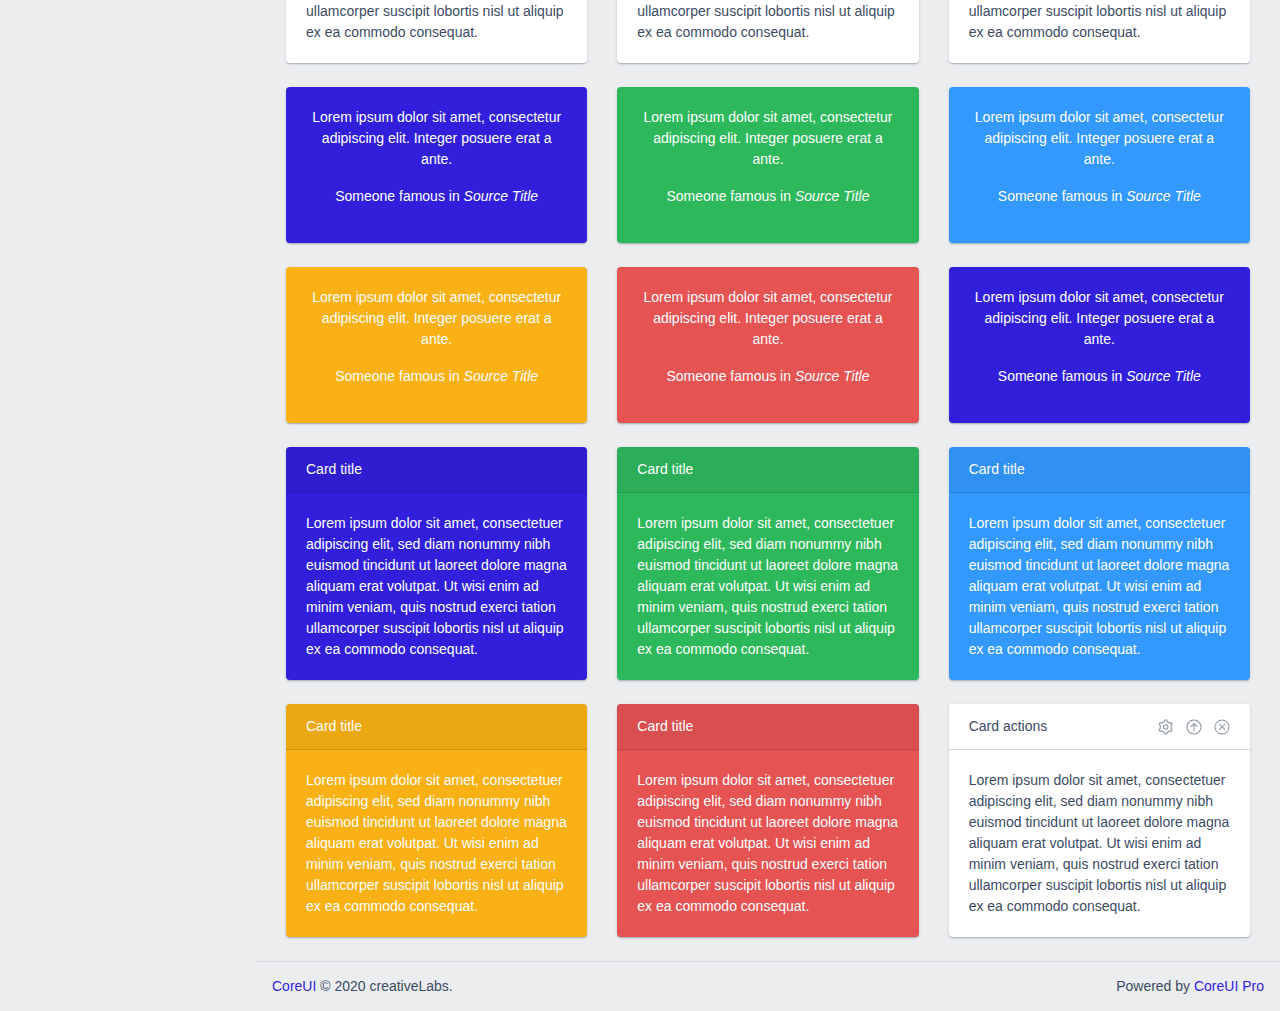
<file: task_manager/template/base/cards.html>
<!DOCTYPE html>
<!--
* CoreUI Pro based Bootstrap Admin Template
* @version v3.2.0
* @link https://coreui.io/pro/
* Copyright (c) 2020 creativeLabs Łukasz Holeczek
* License (https://coreui.io/pro/license)
-->
<html lang="en">
  <head>
    <base href="./../">
    <meta charset="utf-8">
    <meta http-equiv="X-UA-Compatible" content="IE=edge">
    <meta name="viewport" content="width=device-width, initial-scale=1.0, shrink-to-fit=no">
    <meta name="description" content="CoreUI - Open Source Bootstrap Admin Template">
    <meta name="author" content="Łukasz Holeczek">
    <meta name="keyword" content="Bootstrap,Admin,Template,Open,Source,jQuery,CSS,HTML,RWD,Dashboard">
    <title>CoreUI Pro Bootstrap Admin Template</title>
    <!-- Main styles for this application-->
    <link href="css/style.css" rel="stylesheet">
  </head>
  <body class="c-app c-no-layout-transition">
    <div class="c-sidebar c-sidebar-dark c-sidebar-fixed c-sidebar-lg-show" id="sidebar">
      <div class="c-sidebar-brand d-md-down-none">
        <svg class="c-sidebar-brand-full" width="118" height="46" alt="CoreUI Logo">
          <use xlink:href="assets/brand/coreui-pro.svg#full"></use>
        </svg>
        <svg class="c-sidebar-brand-minimized" width="46" height="46" alt="CoreUI Logo">
          <use xlink:href="assets/brand/coreui-pro.svg#signet"></use>
        </svg>
      </div>
      <ul class="c-sidebar-nav">
        <li class="c-sidebar-nav-item"><a class="c-sidebar-nav-link" href="index.html">
            <svg class="c-sidebar-nav-icon">
              <use xlink:href="vendors/@coreui/icons/svg/free.svg#cil-speedometer"></use>
            </svg> Dashboard<span class="badge badge-info">NEW</span></a></li>
        <li class="c-sidebar-nav-title">Theme</li>
        <li class="c-sidebar-nav-item"><a class="c-sidebar-nav-link" href="colors.html">
            <svg class="c-sidebar-nav-icon">
              <use xlink:href="vendors/@coreui/icons/svg/free.svg#cil-drop"></use>
            </svg> Colors</a></li>
        <li class="c-sidebar-nav-item"><a class="c-sidebar-nav-link" href="typography.html">
            <svg class="c-sidebar-nav-icon">
              <use xlink:href="vendors/@coreui/icons/svg/free.svg#cil-pencil"></use>
            </svg> Typography</a></li>
        <li class="c-sidebar-nav-title">Components</li>
        <li class="c-sidebar-nav-dropdown"><a class="c-sidebar-nav-dropdown-toggle" href="#">
            <svg class="c-sidebar-nav-icon">
              <use xlink:href="vendors/@coreui/icons/svg/free.svg#cil-puzzle"></use>
            </svg> Base</a>
          <ul class="c-sidebar-nav-dropdown-items">
            <li class="c-sidebar-nav-item"><a class="c-sidebar-nav-link" href="base/breadcrumb.html"> Breadcrumb</a></li>
            <li class="c-sidebar-nav-item"><a class="c-sidebar-nav-link" href="base/cards.html"> Cards</a></li>
            <li class="c-sidebar-nav-item"><a class="c-sidebar-nav-link" href="base/carousel.html"> Carousel</a></li>
            <li class="c-sidebar-nav-item"><a class="c-sidebar-nav-link" href="base/collapse.html"> Collapse</a></li>
            <li class="c-sidebar-nav-item"><a class="c-sidebar-nav-link" href="base/jumbotron.html"> Jumbotron</a></li>
            <li class="c-sidebar-nav-item"><a class="c-sidebar-nav-link" href="base/list-group.html"> List group</a></li>
            <li class="c-sidebar-nav-item"><a class="c-sidebar-nav-link" href="base/navs.html"> Navs</a></li>
            <li class="c-sidebar-nav-item"><a class="c-sidebar-nav-link" href="base/pagination.html"> Pagination</a></li>
            <li class="c-sidebar-nav-item"><a class="c-sidebar-nav-link" href="base/popovers.html"> Popovers</a></li>
            <li class="c-sidebar-nav-item"><a class="c-sidebar-nav-link" href="base/progress.html"> Progress</a></li>
            <li class="c-sidebar-nav-item"><a class="c-sidebar-nav-link" href="base/scrollspy.html"> Scrollspy</a></li>
            <li class="c-sidebar-nav-item"><a class="c-sidebar-nav-link" href="base/switches.html"> Switches</a></li>
            <li class="c-sidebar-nav-item"><a class="c-sidebar-nav-link" href="base/tabs.html"> Tabs</a></li>
            <li class="c-sidebar-nav-item"><a class="c-sidebar-nav-link" href="base/tooltips.html"> Tooltips</a></li>
          </ul>
        </li>
        <li class="c-sidebar-nav-dropdown"><a class="c-sidebar-nav-dropdown-toggle" href="#">
            <svg class="c-sidebar-nav-icon">
              <use xlink:href="vendors/@coreui/icons/svg/free.svg#cil-cursor"></use>
            </svg> Buttons</a>
          <ul class="c-sidebar-nav-dropdown-items">
            <li class="c-sidebar-nav-item"><a class="c-sidebar-nav-link" href="buttons/buttons.html"> Buttons</a></li>
            <li class="c-sidebar-nav-item"><a class="c-sidebar-nav-link" href="buttons/brand-buttons.html"> Brand Buttons</a></li>
            <li class="c-sidebar-nav-item"><a class="c-sidebar-nav-link" href="buttons/button-group.html"> Buttons Group</a></li>
            <li class="c-sidebar-nav-item"><a class="c-sidebar-nav-link" href="buttons/dropdowns.html"> Dropdowns</a></li>
            <li class="c-sidebar-nav-item"><a class="c-sidebar-nav-link" href="buttons/loading-buttons.html"> Loading Buttons<span class="badge badge-danger">PRO</span><span class="badge badge-success">NEW</span></a></li>
          </ul>
        </li>
        <li class="c-sidebar-nav-item"><a class="c-sidebar-nav-link" href="charts.html">
            <svg class="c-sidebar-nav-icon">
              <use xlink:href="vendors/@coreui/icons/svg/free.svg#cil-chart-pie"></use>
            </svg> Charts</a></li>
        <li class="c-sidebar-nav-dropdown"><a class="c-sidebar-nav-dropdown-toggle" href="#">
            <svg class="c-sidebar-nav-icon">
              <use xlink:href="vendors/@coreui/icons/svg/free.svg#cil-code"></use>
            </svg> Editors</a>
          <ul class="c-sidebar-nav-dropdown-items">
            <li class="c-sidebar-nav-item"><a class="c-sidebar-nav-link" href="editors/code-editor.html">
                <svg class="c-sidebar-nav-icon">
                  <use xlink:href="vendors/@coreui/icons/svg/free.svg#cil-notes"></use>
                </svg> Code Editor<span class="badge badge-danger">PRO</span></a></li>
            <li class="c-sidebar-nav-item"><a class="c-sidebar-nav-link" href="editors/markdown-editor.html">
                <svg class="c-sidebar-nav-icon">
                  <use xlink:href="vendors/@coreui/icons/svg/free.svg#cil-code"></use>
                </svg> Markdown<span class="badge badge-danger">PRO</span></a></li>
            <li class="c-sidebar-nav-item"><a class="c-sidebar-nav-link" href="editors/text-editor.html">
                <svg class="c-sidebar-nav-icon">
                  <use xlink:href="vendors/@coreui/icons/svg/free.svg#cil-notes"></use>
                </svg> Rich Text Editor<span class="badge badge-danger">PRO</span></a></li>
          </ul>
        </li>
        <li class="c-sidebar-nav-dropdown"><a class="c-sidebar-nav-dropdown-toggle" href="#">
            <svg class="c-sidebar-nav-icon">
              <use xlink:href="vendors/@coreui/icons/svg/free.svg#cil-notes"></use>
            </svg> Forms</a>
          <ul class="c-sidebar-nav-dropdown-items">
            <li class="c-sidebar-nav-item"><a class="c-sidebar-nav-link" href="forms/basic-forms.html"> Basic Forms</a></li>
            <li class="c-sidebar-nav-item"><a class="c-sidebar-nav-link" href="forms/multi-select.html"> Multi Select<span class="badge badge-danger">PRO</span><span class="badge badge-success">NEW</span></a></li>
            <li class="c-sidebar-nav-item"><a class="c-sidebar-nav-link" href="forms/advanced-forms.html"> Advanced<span class="badge badge-danger">PRO</span></a></li>
            <li class="c-sidebar-nav-item"><a class="c-sidebar-nav-link" href="forms/validation.html"> Validation<span class="badge badge-danger">PRO</span></a></li>
          </ul>
        </li>
        <li class="c-sidebar-nav-item"><a class="c-sidebar-nav-link" href="google-maps.html">
            <svg class="c-sidebar-nav-icon">
              <use xlink:href="vendors/@coreui/icons/svg/free.svg#cil-map"></use>
            </svg> Google Maps<span class="badge badge-danger">PRO</span></a></li>
        <li class="c-sidebar-nav-dropdown"><a class="c-sidebar-nav-dropdown-toggle" href="#">
            <svg class="c-sidebar-nav-icon">
              <use xlink:href="vendors/@coreui/icons/svg/free.svg#cil-star"></use>
            </svg> Icons</a>
          <ul class="c-sidebar-nav-dropdown-items">
            <li class="c-sidebar-nav-item"><a class="c-sidebar-nav-link" href="icons/coreui-icons-free.html"> CoreUI Icons<span class="badge badge-success">Free</span></a></li>
            <li class="c-sidebar-nav-item"><a class="c-sidebar-nav-link" href="icons/coreui-icons-brand.html"> CoreUI Icons - Brand</a></li>
            <li class="c-sidebar-nav-item"><a class="c-sidebar-nav-link" href="icons/coreui-icons-flag.html"> CoreUI Icons - Flag</a></li>
          </ul>
        </li>
        <li class="c-sidebar-nav-dropdown"><a class="c-sidebar-nav-dropdown-toggle" href="#">
            <svg class="c-sidebar-nav-icon">
              <use xlink:href="vendors/@coreui/icons/svg/free.svg#cil-bell"></use>
            </svg> Notifications</a>
          <ul class="c-sidebar-nav-dropdown-items">
            <li class="c-sidebar-nav-item"><a class="c-sidebar-nav-link" href="notifications/alerts.html"> Alerts</a></li>
            <li class="c-sidebar-nav-item"><a class="c-sidebar-nav-link" href="notifications/badge.html"> Badge</a></li>
            <li class="c-sidebar-nav-item"><a class="c-sidebar-nav-link" href="notifications/modals.html"> Modals</a></li>
            <li class="c-sidebar-nav-item"><a class="c-sidebar-nav-link" href="notifications/toastr.html"> Toastr<span class="badge badge-danger">PRO</span></a></li>
          </ul>
        </li>
        <li class="c-sidebar-nav-dropdown"><a class="c-sidebar-nav-dropdown-toggle" href="#">
            <svg class="c-sidebar-nav-icon">
              <use xlink:href="vendors/@coreui/icons/svg/free.svg#cil-bolt"></use>
            </svg> Plugins</a>
          <ul class="c-sidebar-nav-dropdown-items">
            <li class="c-sidebar-nav-item"><a class="c-sidebar-nav-link" href="plugins/calendar.html">
                <svg class="c-sidebar-nav-icon">
                  <use xlink:href="vendors/@coreui/icons/svg/free.svg#cil-calendar"></use>
                </svg> Calendar<span class="badge badge-danger">PRO</span></a></li>
            <li class="c-sidebar-nav-item"><a class="c-sidebar-nav-link" href="plugins/draggable-cards.html">
                <svg class="c-sidebar-nav-icon">
                  <use xlink:href="vendors/@coreui/icons/svg/free.svg#cil-cursor-move"></use>
                </svg> Draggable<span class="badge badge-danger">PRO</span></a></li>
            <li class="c-sidebar-nav-item"><a class="c-sidebar-nav-link" href="plugins/ladda-buttons.html">
                <svg class="c-sidebar-nav-icon">
                  <use xlink:href="vendors/@coreui/icons/svg/free.svg#cil-cursor-move"></use>
                </svg> Ladda Buttons<span class="badge badge-danger">PRO</span></a></li>
            <li class="c-sidebar-nav-item"><a class="c-sidebar-nav-link" href="plugins/spinners.html">
                <svg class="c-sidebar-nav-icon">
                  <use xlink:href="vendors/@coreui/icons/svg/free.svg#cil-sync"></use>
                </svg> Spinners<span class="badge badge-danger">PRO</span></a></li>
          </ul>
        </li>
        <li class="c-sidebar-nav-dropdown"><a class="c-sidebar-nav-dropdown-toggle" href="#">
            <svg class="c-sidebar-nav-icon">
              <use xlink:href="vendors/@coreui/icons/svg/free.svg#cil-columns"></use>
            </svg> Tables</a>
          <ul class="c-sidebar-nav-dropdown-items">
            <li class="c-sidebar-nav-item"><a class="c-sidebar-nav-link" href="tables/tables.html"> Standard Tables</a></li>
            <li class="c-sidebar-nav-item"><a class="c-sidebar-nav-link" href="tables/datatables.html"> DataTables<span class="badge badge-danger">PRO</span></a></li>
          </ul>
        </li>
        <li class="c-sidebar-nav-item"><a class="c-sidebar-nav-link" href="widgets.html">
            <svg class="c-sidebar-nav-icon">
              <use xlink:href="vendors/@coreui/icons/svg/free.svg#cil-calculator"></use>
            </svg> Widgets<span class="badge badge-info">NEW</span></a></li>
        <li class="c-sidebar-nav-divider"></li>
        <li class="c-sidebar-nav-title">Extras</li>
        <li class="c-sidebar-nav-dropdown"><a class="c-sidebar-nav-dropdown-toggle" href="#">
            <svg class="c-sidebar-nav-icon">
              <use xlink:href="vendors/@coreui/icons/svg/free.svg#cil-star"></use>
            </svg> Pages</a>
          <ul class="c-sidebar-nav-dropdown-items">
            <li class="c-sidebar-nav-item"><a class="c-sidebar-nav-link" href="login.html" target="_top">
                <svg class="c-sidebar-nav-icon">
                  <use xlink:href="vendors/@coreui/icons/svg/free.svg#cil-account-logout"></use>
                </svg> Login</a></li>
            <li class="c-sidebar-nav-item"><a class="c-sidebar-nav-link" href="register.html" target="_top">
                <svg class="c-sidebar-nav-icon">
                  <use xlink:href="vendors/@coreui/icons/svg/free.svg#cil-account-logout"></use>
                </svg> Register</a></li>
            <li class="c-sidebar-nav-item"><a class="c-sidebar-nav-link" href="404.html" target="_top">
                <svg class="c-sidebar-nav-icon">
                  <use xlink:href="vendors/@coreui/icons/svg/free.svg#cil-bug"></use>
                </svg> Error 404</a></li>
            <li class="c-sidebar-nav-item"><a class="c-sidebar-nav-link" href="500.html" target="_top">
                <svg class="c-sidebar-nav-icon">
                  <use xlink:href="vendors/@coreui/icons/svg/free.svg#cil-bug"></use>
                </svg> Error 500</a></li>
          </ul>
        </li>
        <li class="c-sidebar-nav-dropdown"><a class="c-sidebar-nav-dropdown-toggle" href="#">
            <svg class="c-sidebar-nav-icon">
              <use xlink:href="vendors/@coreui/icons/svg/free.svg#cil-layers"></use>
            </svg> Apps</a>
          <ul class="c-sidebar-nav-dropdown-items">
            <li class="c-sidebar-nav-dropdown"><a class="c-sidebar-nav-dropdown-toggle" href="#">
                <svg class="c-sidebar-nav-icon">
                  <use xlink:href="vendors/@coreui/icons/svg/free.svg#cil-description"></use>
                </svg> Invoicing</a>
              <ul class="c-sidebar-nav-dropdown-items">
                <li class="c-sidebar-nav-item"><a class="c-sidebar-nav-link" href="apps/invoicing/invoice.html"> Invoice<span class="badge badge-danger">PRO</span></a></li>
              </ul>
            </li>
            <li class="c-sidebar-nav-dropdown"><a class="c-sidebar-nav-dropdown-toggle" href="#">
                <svg class="c-sidebar-nav-icon">
                  <use xlink:href="vendors/@coreui/icons/svg/free.svg#cil-envelope-open"></use>
                </svg> Email</a>
              <ul class="c-sidebar-nav-dropdown-items">
                <li class="c-sidebar-nav-item"><a class="c-sidebar-nav-link" href="apps/email/inbox.html"> Inbox<span class="badge badge-danger">PRO</span></a></li>
                <li class="c-sidebar-nav-item"><a class="c-sidebar-nav-link" href="apps/email/message.html"> Message<span class="badge badge-danger">PRO</span></a></li>
                <li class="c-sidebar-nav-item"><a class="c-sidebar-nav-link" href="apps/email/compose.html"> Compose<span class="badge badge-danger">PRO</span></a></li>
              </ul>
            </li>
          </ul>
        </li>
        <li class="c-sidebar-nav-divider"></li>
        <li class="c-sidebar-nav-title">Labels</li>
        <li class="c-sidebar-nav-item c-d-compact-none c-d-minimized-none"><a class="c-sidebar-nav-label" href="#">
            <svg class="c-sidebar-nav-icon text-danger">
              <use xlink:href="vendors/@coreui/icons/svg/free.svg#cil-bookmark"></use>
            </svg> Label danger</a></li>
        <li class="c-sidebar-nav-item c-d-compact-none c-d-minimized-none"><a class="c-sidebar-nav-label" href="#">
            <svg class="c-sidebar-nav-icon text-info">
              <use xlink:href="vendors/@coreui/icons/svg/free.svg#cil-bookmark"></use>
            </svg> Label info</a></li>
        <li class="c-sidebar-nav-item c-d-compact-none c-d-minimized-none"><a class="c-sidebar-nav-label" href="#">
            <svg class="c-sidebar-nav-icon text-warning">
              <use xlink:href="vendors/@coreui/icons/svg/free.svg#cil-bookmark"></use>
            </svg> Label warning</a></li>
        <li class="c-sidebar-nav-divider"></li>
        <li class="c-sidebar-nav-title">System Utilization</li>
        <li class="c-sidebar-nav-item px-3 c-d-compact-none c-d-minimized-none">
          <div class="text-uppercase mb-1"><small><b>CPU Usage</b></small></div>
          <div class="progress progress-xs">
            <div class="progress-bar bg-info" role="progressbar" style="width: 25%" aria-valuenow="25" aria-valuemin="0" aria-valuemax="100"></div>
          </div><small class="text-muted">348 Processes. 1/4 Cores.</small>
        </li>
        <li class="c-sidebar-nav-item px-3 c-d-compact-none c-d-minimized-none">
          <div class="text-uppercase mb-1"><small><b>Memory Usage</b></small></div>
          <div class="progress progress-xs">
            <div class="progress-bar bg-warning" role="progressbar" style="width: 70%" aria-valuenow="70" aria-valuemin="0" aria-valuemax="100"></div>
          </div><small class="text-muted">11444GB/16384MB</small>
        </li>
        <li class="c-sidebar-nav-item px-3 mb-3 c-d-compact-none c-d-minimized-none">
          <div class="text-uppercase mb-1"><small><b>SSD 1 Usage</b></small></div>
          <div class="progress progress-xs">
            <div class="progress-bar bg-danger" role="progressbar" style="width: 95%" aria-valuenow="95" aria-valuemin="0" aria-valuemax="100"></div>
          </div><small class="text-muted">243GB/256GB</small>
        </li>
      </ul>
      <button class="c-sidebar-minimizer c-class-toggler" type="button" data-target="_parent" data-class="c-sidebar-unfoldable"></button>
    </div>
    <div class="c-sidebar c-sidebar-lg c-sidebar-light c-sidebar-right c-sidebar-overlaid" id="aside">
      <button class="c-sidebar-close c-class-toggler" type="button" data-target="_parent" data-class="c-sidebar-show" responsive="true">
        <svg class="c-icon">
          <use xlink:href="vendors/@coreui/icons/svg/free.svg#cil-x"></use>
        </svg>
      </button>
      <ul class="nav nav-tabs nav-underline nav-underline-primary" role="tablist">
        <li class="nav-item"><a class="nav-link active" data-toggle="tab" href="#timeline" role="tab">
            <svg class="c-icon">
              <use xlink:href="vendors/@coreui/icons/svg/free.svg#cil-list"></use>
            </svg></a></li>
        <li class="nav-item"><a class="nav-link" data-toggle="tab" href="#messages" role="tab">
            <svg class="c-icon">
              <use xlink:href="vendors/@coreui/icons/svg/free.svg#cil-speech"></use>
            </svg></a></li>
        <li class="nav-item"><a class="nav-link" data-toggle="tab" href="#settings" role="tab">
            <svg class="c-icon">
              <use xlink:href="vendors/@coreui/icons/svg/free.svg#cil-settings"></use>
            </svg></a></li>
      </ul>
      <!-- Tab panes-->
      <div class="tab-content">
        <div class="tab-pane active" id="timeline" role="tabpanel">
          <div class="list-group list-group-accent">
            <div class="list-group-item list-group-item-accent-secondary bg-light text-center font-weight-bold text-muted text-uppercase c-small">Today</div>
            <div class="list-group-item list-group-item-accent-warning list-group-item-divider">
              <div class="c-avatar float-right"><img class="c-avatar-img" src="assets/img/avatars/7.jpg" alt="user@email.com"></div>
              <div>Meeting with <strong>Lucas</strong></div><small class="text-muted mr-3">
                <svg class="c-icon">
                  <use xlink:href="vendors/@coreui/icons/svg/free.svg#cil-calendar"></use>
                </svg>&nbsp; 1 - 3pm</small><small class="text-muted">
                <svg class="c-icon">
                  <use xlink:href="vendors/@coreui/icons/svg/free.svg#cil-location-pin"></use>
                </svg>&nbsp; Palo Alto, CA</small>
            </div>
            <div class="list-group-item list-group-item-accent-info">
              <div class="c-avatar float-right"><img class="c-avatar-img" src="assets/img/avatars/4.jpg" alt="user@email.com"></div>
              <div>Skype with <strong>Megan</strong></div><small class="text-muted mr-3">
                <svg class="c-icon">
                  <use xlink:href="vendors/@coreui/icons/svg/free.svg#cil-calendar"></use>
                </svg>&nbsp; 4 - 5pm</small><small class="text-muted">
                <svg class="c-icon">
                  <use xlink:href="vendors/@coreui/icons/svg/brand.svg#cib-skype"></use>
                </svg>&nbsp; On-line</small>
            </div>
            <div class="list-group-item list-group-item-accent-secondary bg-light text-center font-weight-bold text-muted text-uppercase c-small">Tomorrow</div>
            <div class="list-group-item list-group-item-accent-danger list-group-item-divider">
              <div>New UI Project - <strong>deadline</strong></div><small class="text-muted mr-3">
                <svg class="c-icon">
                  <use xlink:href="vendors/@coreui/icons/svg/free.svg#cil-calendar"></use>
                </svg>&nbsp; 10 - 11pm</small><small class="text-muted">
                <svg class="c-icon">
                  <use xlink:href="vendors/@coreui/icons/svg/free.svg#cil-home"></use>
                </svg>&nbsp; creativeLabs HQ</small>
              <div class="c-avatars-stack mt-2">
                <div class="c-avatar c-avatar-xs"><img class="c-avatar-img" src="assets/img/avatars/2.jpg" alt="user@email.com"></div>
                <div class="c-avatar c-avatar-xs"><img class="c-avatar-img" src="assets/img/avatars/3.jpg" alt="user@email.com"></div>
                <div class="c-avatar c-avatar-xs"><img class="c-avatar-img" src="assets/img/avatars/4.jpg" alt="user@email.com"></div>
                <div class="c-avatar c-avatar-xs"><img class="c-avatar-img" src="assets/img/avatars/5.jpg" alt="user@email.com"></div>
                <div class="c-avatar c-avatar-xs"><img class="c-avatar-img" src="assets/img/avatars/6.jpg" alt="user@email.com"></div>
              </div>
            </div>
            <div class="list-group-item list-group-item-accent-success list-group-item-divider">
              <div><strong>#10 Startups.Garden</strong> Meetup</div><small class="text-muted mr-3">
                <svg class="c-icon">
                  <use xlink:href="vendors/@coreui/icons/svg/free.svg#cil-calendar"></use>
                </svg>&nbsp; 1 - 3pm</small><small class="text-muted">
                <svg class="c-icon">
                  <use xlink:href="vendors/@coreui/icons/svg/free.svg#cil-location-pin"></use>
                </svg>&nbsp; Palo Alto, CA</small>
            </div>
            <div class="list-group-item list-group-item-accent-primary list-group-item-divider">
              <div><strong>Team meeting</strong></div><small class="text-muted mr-3">
                <svg class="c-icon">
                  <use xlink:href="vendors/@coreui/icons/svg/free.svg#cil-calendar"></use>
                </svg>&nbsp; 4 - 6pm</small><small class="text-muted">
                <svg class="c-icon">
                  <use xlink:href="vendors/@coreui/icons/svg/free.svg#cil-home"></use>
                </svg>&nbsp; creativeLabs HQ</small>
              <div class="c-avatars-stack mt-2">
                <div class="c-avatar c-avatar-xs"><img class="c-avatar-img" src="assets/img/avatars/2.jpg" alt="user@email.com"></div>
                <div class="c-avatar c-avatar-xs"><img class="c-avatar-img" src="assets/img/avatars/3.jpg" alt="user@email.com"></div>
                <div class="c-avatar c-avatar-xs"><img class="c-avatar-img" src="assets/img/avatars/4.jpg" alt="user@email.com"></div>
                <div class="c-avatar c-avatar-xs"><img class="c-avatar-img" src="assets/img/avatars/5.jpg" alt="user@email.com"></div>
                <div class="c-avatar c-avatar-xs"><img class="c-avatar-img" src="assets/img/avatars/6.jpg" alt="user@email.com"></div>
                <div class="c-avatar c-avatar-xs"><img class="c-avatar-img" src="assets/img/avatars/7.jpg" alt="user@email.com"></div>
                <div class="c-avatar c-avatar-xs"><img class="c-avatar-img" src="assets/img/avatars/8.jpg" alt="user@email.com"></div>
              </div>
            </div>
          </div>
        </div>
        <div class="tab-pane p-3" id="messages" role="tabpanel">
          <div class="message">
            <div class="py-3 pb-5 mr-3 float-left">
              <div class="c-avatar"><img class="c-avatar-img" src="assets/img/avatars/7.jpg" alt="user@email.com"><span class="c-avatar-status bg-success"></span></div>
            </div>
            <div><small class="text-muted">Lukasz Holeczek</small><small class="text-muted float-right mt-1">1:52 PM</small></div>
            <div class="text-truncate font-weight-bold">Lorem ipsum dolor sit amet</div><small class="text-muted">Lorem ipsum dolor sit amet, consectetur adipisicing elit, sed do eiusmod tempor incididunt...</small>
          </div>
          <hr>
          <div class="message">
            <div class="py-3 pb-5 mr-3 float-left">
              <div class="c-avatar"><img class="c-avatar-img" src="assets/img/avatars/7.jpg" alt="user@email.com"><span class="c-avatar-status bg-success"></span></div>
            </div>
            <div><small class="text-muted">Lukasz Holeczek</small><small class="text-muted float-right mt-1">1:52 PM</small></div>
            <div class="text-truncate font-weight-bold">Lorem ipsum dolor sit amet</div><small class="text-muted">Lorem ipsum dolor sit amet, consectetur adipisicing elit, sed do eiusmod tempor incididunt...</small>
          </div>
          <hr>
          <div class="message">
            <div class="py-3 pb-5 mr-3 float-left">
              <div class="c-avatar"><img class="c-avatar-img" src="assets/img/avatars/7.jpg" alt="user@email.com"><span class="c-avatar-status bg-success"></span></div>
            </div>
            <div><small class="text-muted">Lukasz Holeczek</small><small class="text-muted float-right mt-1">1:52 PM</small></div>
            <div class="text-truncate font-weight-bold">Lorem ipsum dolor sit amet</div><small class="text-muted">Lorem ipsum dolor sit amet, consectetur adipisicing elit, sed do eiusmod tempor incididunt...</small>
          </div>
          <hr>
          <div class="message">
            <div class="py-3 pb-5 mr-3 float-left">
              <div class="c-avatar"><img class="c-avatar-img" src="assets/img/avatars/7.jpg" alt="user@email.com"><span class="c-avatar-status bg-success"></span></div>
            </div>
            <div><small class="text-muted">Lukasz Holeczek</small><small class="text-muted float-right mt-1">1:52 PM</small></div>
            <div class="text-truncate font-weight-bold">Lorem ipsum dolor sit amet</div><small class="text-muted">Lorem ipsum dolor sit amet, consectetur adipisicing elit, sed do eiusmod tempor incididunt...</small>
          </div>
          <hr>
          <div class="message">
            <div class="py-3 pb-5 mr-3 float-left">
              <div class="c-avatar"><img class="c-avatar-img" src="assets/img/avatars/7.jpg" alt="user@email.com"><span class="c-avatar-status bg-success"></span></div>
            </div>
            <div><small class="text-muted">Lukasz Holeczek</small><small class="text-muted float-right mt-1">1:52 PM</small></div>
            <div class="text-truncate font-weight-bold">Lorem ipsum dolor sit amet</div><small class="text-muted">Lorem ipsum dolor sit amet, consectetur adipisicing elit, sed do eiusmod tempor incididunt...</small>
          </div>
        </div>
        <div class="tab-pane p-3" id="settings" role="tabpanel">
          <h6>Settings</h6>
          <div class="c-aside-options">
            <div class="clearfix mt-4"><small><b>Option 1</b></small>
              <label class="c-switch c-switch-label c-switch-pill c-switch-success c-switch-sm float-right">
                <input class="c-switch-input" type="checkbox" checked=""><span class="c-switch-slider" data-checked="On" data-unchecked="Off"></span>
              </label>
            </div>
            <div><small class="text-muted">Lorem ipsum dolor sit amet, consectetur adipisicing elit, sed do eiusmod tempor incididunt ut labore et dolore magna aliqua.</small></div>
          </div>
          <div class="c-aside-options">
            <div class="clearfix mt-3"><small><b>Option 2</b></small>
              <label class="c-switch c-switch-label c-switch-pill c-switch-success c-switch-sm float-right">
                <input class="c-switch-input" type="checkbox"><span class="c-switch-slider" data-checked="On" data-unchecked="Off"></span>
              </label>
            </div>
            <div><small class="text-muted">Lorem ipsum dolor sit amet, consectetur adipisicing elit, sed do eiusmod tempor incididunt ut labore et dolore magna aliqua.</small></div>
          </div>
          <div class="c-aside-options">
            <div class="clearfix mt-3"><small><b>Option 3</b></small>
              <label class="c-switch c-switch-label c-switch-pill c-switch-success c-switch-sm float-right">
                <input class="c-switch-input" type="checkbox"><span class="c-switch-slider" data-checked="On" data-unchecked="Off"></span>
              </label>
            </div>
          </div>
          <div class="c-aside-options">
            <div class="clearfix mt-3"><small><b>Option 4</b></small>
              <label class="c-switch c-switch-label c-switch-pill c-switch-success c-switch-sm float-right">
                <input class="c-switch-input" type="checkbox" checked=""><span class="c-switch-slider" data-checked="On" data-unchecked="Off"></span>
              </label>
            </div>
          </div>
          <hr>
          <h6>System Utilization</h6>
          <div class="text-uppercase mb-1 mt-4"><small><b>CPU Usage</b></small></div>
          <div class="progress progress-xs">
            <div class="progress-bar bg-info" role="progressbar" style="width: 25%" aria-valuenow="25" aria-valuemin="0" aria-valuemax="100"></div>
          </div><small class="text-muted">348 Processes. 1/4 Cores.</small>
          <div class="text-uppercase mb-1 mt-2"><small><b>Memory Usage</b></small></div>
          <div class="progress progress-xs">
            <div class="progress-bar bg-warning" role="progressbar" style="width: 70%" aria-valuenow="70" aria-valuemin="0" aria-valuemax="100"></div>
          </div><small class="text-muted">11444GB/16384MB</small>
          <div class="text-uppercase mb-1 mt-2"><small><b>SSD 1 Usage</b></small></div>
          <div class="progress progress-xs">
            <div class="progress-bar bg-danger" role="progressbar" style="width: 95%" aria-valuenow="95" aria-valuemin="0" aria-valuemax="100"></div>
          </div><small class="text-muted">243GB/256GB</small>
          <div class="text-uppercase mb-1 mt-2"><small><b>SSD 2 Usage</b></small></div>
          <div class="progress progress-xs">
            <div class="progress-bar bg-success" role="progressbar" style="width: 10%" aria-valuenow="10" aria-valuemin="0" aria-valuemax="100"></div>
          </div><small class="text-muted">25GB/256GB</small>
        </div>
      </div>
    </div>
    <div class="c-wrapper">
      <header class="c-header c-header-light c-header-fixed">
        <button class="c-header-toggler c-class-toggler d-lg-none mfe-auto" type="button" data-target="#sidebar" data-class="c-sidebar-show">
          <svg class="c-icon c-icon-lg">
            <use xlink:href="vendors/@coreui/icons/svg/free.svg#cil-menu"></use>
          </svg>
        </button><a class="c-header-brand d-lg-none c-header-brand-sm-up-center" href="#">
          <svg width="118" height="46" alt="CoreUI Logo">
            <use xlink:href="assets/brand/coreui-pro.svg#full"></use>
          </svg></a>
        <button class="c-header-toggler c-class-toggler mfs-3 d-md-down-none" type="button" data-target="#sidebar" data-class="c-sidebar-lg-show" responsive="true">
          <svg class="c-icon c-icon-lg">
            <use xlink:href="vendors/@coreui/icons/svg/free.svg#cil-menu"></use>
          </svg>
        </button>
        <ul class="c-header-nav d-md-down-none">
          <li class="c-header-nav-item px-3"><a class="c-header-nav-link" href="#">Dashboard</a></li>
          <li class="c-header-nav-item px-3"><a class="c-header-nav-link" href="#">Users</a></li>
          <li class="c-header-nav-item px-3"><a class="c-header-nav-link" href="#">Settings</a></li>
        </ul>
        <ul class="c-header-nav mfs-auto">
          <li class="c-header-nav-item px-3 c-d-legacy-none">
            <button class="c-class-toggler c-header-nav-btn" type="button" id="header-tooltip" data-target="body" data-class="c-dark-theme" data-toggle="c-tooltip" data-placement="bottom" title="Toggle Light/Dark Mode">
              <svg class="c-icon c-d-dark-none">
                <use xlink:href="vendors/@coreui/icons/svg/free.svg#cil-moon"></use>
              </svg>
              <svg class="c-icon c-d-default-none">
                <use xlink:href="vendors/@coreui/icons/svg/free.svg#cil-sun"></use>
              </svg>
            </button>
          </li>
        </ul>
        <ul class="c-header-nav">
          <li class="c-header-nav-item dropdown d-md-down-none mx-2"><a class="c-header-nav-link" data-toggle="dropdown" href="#" role="button" aria-haspopup="true" aria-expanded="false">
              <svg class="c-icon">
                <use xlink:href="vendors/@coreui/icons/svg/free.svg#cil-bell"></use>
              </svg><span class="badge badge-pill badge-danger">5</span></a>
            <div class="dropdown-menu dropdown-menu-right dropdown-menu-lg pt-0">
              <div class="dropdown-header bg-light"><strong>You have 5 notifications</strong></div><a class="dropdown-item" href="#">
                <svg class="c-icon mfe-2 text-success">
                  <use xlink:href="vendors/@coreui/icons/svg/free.svg#cil-user-follow"></use>
                </svg> New user registered</a><a class="dropdown-item" href="#">
                <svg class="c-icon mfe-2 text-danger">
                  <use xlink:href="vendors/@coreui/icons/svg/free.svg#cil-user-unfollow"></use>
                </svg> User deleted</a><a class="dropdown-item" href="#">
                <svg class="c-icon mfe-2 text-info">
                  <use xlink:href="vendors/@coreui/icons/svg/free.svg#cil-chart"></use>
                </svg> Sales report is ready</a><a class="dropdown-item" href="#">
                <svg class="c-icon mfe-2 text-success">
                  <use xlink:href="vendors/@coreui/icons/svg/free.svg#cil-basket"></use>
                </svg> New client</a><a class="dropdown-item" href="#">
                <svg class="c-icon mfe-2 text-warning">
                  <use xlink:href="vendors/@coreui/icons/svg/free.svg#cil-speedometer"></use>
                </svg> Server overloaded</a>
              <div class="dropdown-header bg-light"><strong>Server</strong></div><a class="dropdown-item d-block" href="#">
                <div class="text-uppercase mb-1"><small><b>CPU Usage</b></small></div><span class="progress progress-xs">
                  <div class="progress-bar bg-info" role="progressbar" style="width: 25%" aria-valuenow="25" aria-valuemin="0" aria-valuemax="100"></div>
                </span><small class="text-muted">348 Processes. 1/4 Cores.</small>
              </a><a class="dropdown-item d-block" href="#">
                <div class="text-uppercase mb-1"><small><b>Memory Usage</b></small></div><span class="progress progress-xs">
                  <div class="progress-bar bg-warning" role="progressbar" style="width: 70%" aria-valuenow="70" aria-valuemin="0" aria-valuemax="100"></div>
                </span><small class="text-muted">11444GB/16384MB</small>
              </a><a class="dropdown-item d-block" href="#">
                <div class="text-uppercase mb-1"><small><b>SSD 1 Usage</b></small></div><span class="progress progress-xs">
                  <div class="progress-bar bg-danger" role="progressbar" style="width: 95%" aria-valuenow="95" aria-valuemin="0" aria-valuemax="100"></div>
                </span><small class="text-muted">243GB/256GB</small>
              </a>
            </div>
          </li>
          <li class="c-header-nav-item dropdown d-md-down-none mx-2"><a class="c-header-nav-link" data-toggle="dropdown" href="#" role="button" aria-haspopup="true" aria-expanded="false">
              <svg class="c-icon">
                <use xlink:href="vendors/@coreui/icons/svg/free.svg#cil-list-rich"></use>
              </svg><span class="badge badge-pill badge-warning">15</span></a>
            <div class="dropdown-menu dropdown-menu-right dropdown-menu-lg pt-0">
              <div class="dropdown-header bg-light"><strong>You have 5 pending tasks</strong></div><a class="dropdown-item d-block" href="#">
                <div class="small mb-1">Upgrade NPM &amp; Bower<span class="float-right"><strong>0%</strong></span></div><span class="progress progress-xs">
                  <div class="progress-bar bg-info" role="progressbar" style="width: 0%" aria-valuenow="0" aria-valuemin="0" aria-valuemax="100"></div>
                </span>
              </a><a class="dropdown-item d-block" href="#">
                <div class="small mb-1">ReactJS Version<span class="float-right"><strong>25%</strong></span></div><span class="progress progress-xs">
                  <div class="progress-bar bg-danger" role="progressbar" style="width: 25%" aria-valuenow="25" aria-valuemin="0" aria-valuemax="100"></div>
                </span>
              </a><a class="dropdown-item d-block" href="#">
                <div class="small mb-1">VueJS Version<span class="float-right"><strong>50%</strong></span></div><span class="progress progress-xs">
                  <div class="progress-bar bg-warning" role="progressbar" style="width: 50%" aria-valuenow="50" aria-valuemin="0" aria-valuemax="100"></div>
                </span>
              </a><a class="dropdown-item d-block" href="#">
                <div class="small mb-1">Add new layouts<span class="float-right"><strong>75%</strong></span></div><span class="progress progress-xs">
                  <div class="progress-bar bg-info" role="progressbar" style="width: 75%" aria-valuenow="75" aria-valuemin="0" aria-valuemax="100"></div>
                </span>
              </a><a class="dropdown-item d-block" href="#">
                <div class="small mb-1">Angular 8 Version<span class="float-right"><strong>100%</strong></span></div><span class="progress progress-xs">
                  <div class="progress-bar bg-success" role="progressbar" style="width: 100%" aria-valuenow="100" aria-valuemin="0" aria-valuemax="100"></div>
                </span>
              </a><a class="dropdown-item text-center border-top" href="#"><strong>View all tasks</strong></a>
            </div>
          </li>
          <li class="c-header-nav-item dropdown d-md-down-none mx-2"><a class="c-header-nav-link" data-toggle="dropdown" href="#" role="button" aria-haspopup="true" aria-expanded="false">
              <svg class="c-icon">
                <use xlink:href="vendors/@coreui/icons/svg/free.svg#cil-envelope-open"></use>
              </svg><span class="badge badge-pill badge-info">7</span></a>
            <div class="dropdown-menu dropdown-menu-right dropdown-menu-lg pt-0">
              <div class="dropdown-header bg-light"><strong>You have 4 messages</strong></div><a class="dropdown-item" href="#">
                <div class="message">
                  <div class="py-3 mfe-3 float-left">
                    <div class="c-avatar"><img class="c-avatar-img" src="assets/img/avatars/7.jpg" alt="user@email.com"><span class="c-avatar-status bg-success"></span></div>
                  </div>
                  <div><small class="text-muted">John Doe</small><small class="text-muted float-right mt-1">Just now</small></div>
                  <div class="text-truncate font-weight-bold"><span class="text-danger">!</span> Important message</div>
                  <div class="small text-muted text-truncate">Lorem ipsum dolor sit amet, consectetur adipisicing elit, sed do eiusmod tempor incididunt...</div>
                </div>
              </a><a class="dropdown-item" href="#">
                <div class="message">
                  <div class="py-3 mfe-3 float-left">
                    <div class="c-avatar"><img class="c-avatar-img" src="assets/img/avatars/6.jpg" alt="user@email.com"><span class="c-avatar-status bg-warning"></span></div>
                  </div>
                  <div><small class="text-muted">John Doe</small><small class="text-muted float-right mt-1">5 minutes ago</small></div>
                  <div class="text-truncate font-weight-bold">Lorem ipsum dolor sit amet</div>
                  <div class="small text-muted text-truncate">Lorem ipsum dolor sit amet, consectetur adipisicing elit, sed do eiusmod tempor incididunt...</div>
                </div>
              </a><a class="dropdown-item" href="#">
                <div class="message">
                  <div class="py-3 mfe-3 float-left">
                    <div class="c-avatar"><img class="c-avatar-img" src="assets/img/avatars/5.jpg" alt="user@email.com"><span class="c-avatar-status bg-danger"></span></div>
                  </div>
                  <div><small class="text-muted">John Doe</small><small class="text-muted float-right mt-1">1:52 PM</small></div>
                  <div class="text-truncate font-weight-bold">Lorem ipsum dolor sit amet</div>
                  <div class="small text-muted text-truncate">Lorem ipsum dolor sit amet, consectetur adipisicing elit, sed do eiusmod tempor incididunt...</div>
                </div>
              </a><a class="dropdown-item" href="#">
                <div class="message">
                  <div class="py-3 mfe-3 float-left">
                    <div class="c-avatar"><img class="c-avatar-img" src="assets/img/avatars/4.jpg" alt="user@email.com"><span class="c-avatar-status bg-info"></span></div>
                  </div>
                  <div><small class="text-muted">John Doe</small><small class="text-muted float-right mt-1">4:03 PM</small></div>
                  <div class="text-truncate font-weight-bold">Lorem ipsum dolor sit amet</div>
                  <div class="small text-muted text-truncate">Lorem ipsum dolor sit amet, consectetur adipisicing elit, sed do eiusmod tempor incididunt...</div>
                </div>
              </a><a class="dropdown-item text-center border-top" href="#"><strong>View all messages</strong></a>
            </div>
          </li>
          <li class="c-header-nav-item dropdown"><a class="c-header-nav-link" data-toggle="dropdown" href="#" role="button" aria-haspopup="true" aria-expanded="false">
              <div class="c-avatar"><img class="c-avatar-img" src="assets/img/avatars/6.jpg" alt="user@email.com"></div>
            </a>
            <div class="dropdown-menu dropdown-menu-right pt-0">
              <div class="dropdown-header bg-light py-2"><strong>Account</strong></div><a class="dropdown-item" href="#">
                <svg class="c-icon mfe-2">
                  <use xlink:href="vendors/@coreui/icons/svg/free.svg#cil-bell"></use>
                </svg> Updates<span class="badge badge-info mfs-auto">42</span></a><a class="dropdown-item" href="#">
                <svg class="c-icon mfe-2">
                  <use xlink:href="vendors/@coreui/icons/svg/free.svg#cil-envelope-open"></use>
                </svg> Messages<span class="badge badge-success mfs-auto">42</span></a><a class="dropdown-item" href="#">
                <svg class="c-icon mfe-2">
                  <use xlink:href="vendors/@coreui/icons/svg/free.svg#cil-task"></use>
                </svg> Tasks<span class="badge badge-danger mfs-auto">42</span></a><a class="dropdown-item" href="#">
                <svg class="c-icon mfe-2">
                  <use xlink:href="vendors/@coreui/icons/svg/free.svg#cil-comment-square"></use>
                </svg> Comments<span class="badge badge-warning mfs-auto">42</span></a>
              <div class="dropdown-header bg-light py-2"><strong>Settings</strong></div><a class="dropdown-item" href="#">
                <svg class="c-icon mfe-2">
                  <use xlink:href="vendors/@coreui/icons/svg/free.svg#cil-user"></use>
                </svg> Profile</a><a class="dropdown-item" href="#">
                <svg class="c-icon mfe-2">
                  <use xlink:href="vendors/@coreui/icons/svg/free.svg#cil-settings"></use>
                </svg> Settings</a><a class="dropdown-item" href="#">
                <svg class="c-icon mfe-2">
                  <use xlink:href="vendors/@coreui/icons/svg/free.svg#cil-credit-card"></use>
                </svg> Payments<span class="badge badge-secondary mfs-auto">42</span></a><a class="dropdown-item" href="#">
                <svg class="c-icon mfe-2">
                  <use xlink:href="vendors/@coreui/icons/svg/free.svg#cil-file"></use>
                </svg> Projects<span class="badge badge-primary mfs-auto">42</span></a>
              <div class="dropdown-divider"></div><a class="dropdown-item" href="#">
                <svg class="c-icon mfe-2">
                  <use xlink:href="vendors/@coreui/icons/svg/free.svg#cil-lock-locked"></use>
                </svg> Lock Account</a><a class="dropdown-item" href="#">
                <svg class="c-icon mfe-2">
                  <use xlink:href="vendors/@coreui/icons/svg/free.svg#cil-account-logout"></use>
                </svg> Logout</a>
            </div>
          </li>
          <button class="c-header-toggler c-class-toggler mfe-md-3" type="button" data-target="#aside" data-class="c-sidebar-show">
            <svg class="c-icon c-icon-lg">
              <use xlink:href="vendors/@coreui/icons/svg/free.svg#cil-applications-settings"></use>
            </svg>
          </button>
        </ul>
        <div class="c-subheader justify-content-between px-3">
          <!-- Breadcrumb-->
          <ol class="breadcrumb border-0 m-0 px-0 px-md-3">
            <li class="breadcrumb-item">Home</li>
            <li class="breadcrumb-item"><a href="#">Admin</a></li>
            <li class="breadcrumb-item active">Dashboard</li>
            <!-- Breadcrumb Menu-->
          </ol>
          <div class="c-subheader-nav d-md-down-none mfe-2"><a class="c-subheader-nav-link" href="#">
              <svg class="c-icon">
                <use xlink:href="vendors/@coreui/icons/svg/free.svg#cil-speech"></use>
              </svg></a><a class="c-subheader-nav-link" href="#">
              <svg class="c-icon">
                <use xlink:href="vendors/@coreui/icons/svg/free.svg#cil-graph"></use>
              </svg> &nbsp;Dashboard</a><a class="c-subheader-nav-link" href="#">
              <svg class="c-icon">
                <use xlink:href="vendors/@coreui/icons/svg/free.svg#cil-settings"></use>
              </svg> &nbsp;Settings</a></div>
        </div>
      </header>
      <div class="c-body">
        <main class="c-main">
          <div class="container-fluid">
            <div class="fade-in">
              <div class="row">
                <div class="col-sm-6 col-md-4">
                  <div class="card">
                    <div class="card-header">Card title</div>
                    <div class="card-body">Lorem ipsum dolor sit amet, consectetuer adipiscing elit, sed diam nonummy nibh euismod tincidunt ut laoreet dolore magna aliquam erat volutpat. Ut wisi enim ad minim veniam, quis nostrud exerci tation ullamcorper suscipit lobortis nisl ut aliquip ex ea commodo consequat.</div>
                  </div>
                </div>
                <!-- /.col-->
                <div class="col-sm-6 col-md-4">
                  <div class="card">
                    <div class="card-body">Lorem ipsum dolor sit amet, consectetuer adipiscing elit, sed diam nonummy nibh euismod tincidunt ut laoreet dolore magna aliquam erat volutpat. Ut wisi enim ad minim veniam, quis nostrud exerci tation ullamcorper suscipit lobortis nisl ut aliquip ex ea commodo consequat.</div>
                    <div class="card-footer">Card footer</div>
                  </div>
                </div>
                <!-- /.col-->
                <div class="col-sm-6 col-md-4">
                  <div class="card">
                    <div class="card-header">Card with icon</div>
                    <div class="card-body">Lorem ipsum dolor sit amet, consectetuer adipiscing elit, sed diam nonummy nibh euismod tincidunt ut laoreet dolore magna aliquam erat volutpat. Ut wisi enim ad minim veniam, quis nostrud exerci tation ullamcorper suscipit lobortis nisl ut aliquip ex ea commodo consequat.</div>
                  </div>
                </div>
                <!-- /.col-->
                <div class="col-sm-6 col-md-4">
                  <div class="card">
                    <div class="card-header">Card with switch
                      <label class="c-switch c-switch-sm c-switch-text c-switch-info float-right mb-0">
                        <input class="c-switch-input" type="checkbox"><span class="c-switch-label" data-on="On" data-off="Off"></span><span class="c-switch-handle"></span>
                      </label>
                    </div>
                    <div class="card-body">Lorem ipsum dolor sit amet, consectetuer adipiscing elit, sed diam nonummy nibh euismod tincidunt ut laoreet dolore magna aliquam erat volutpat. Ut wisi enim ad minim veniam, quis nostrud exerci tation ullamcorper suscipit lobortis nisl ut aliquip ex ea commodo consequat.</div>
                  </div>
                </div>
                <!-- /.col-->
                <div class="col-sm-6 col-md-4">
                  <div class="card">
                    <div class="card-header">Card with label<span class="badge badge-success float-right">Success</span></div>
                    <div class="card-body">Lorem ipsum dolor sit amet, consectetuer adipiscing elit, sed diam nonummy nibh euismod tincidunt ut laoreet dolore magna aliquam erat volutpat. Ut wisi enim ad minim veniam, quis nostrud exerci tation ullamcorper suscipit lobortis nisl ut aliquip ex ea commodo consequat.</div>
                  </div>
                </div>
                <!-- /.col-->
                <div class="col-sm-6 col-md-4">
                  <div class="card">
                    <div class="card-header">Card with label<span class="badge badge-pill badge-danger float-right">42</span></div>
                    <div class="card-body">Lorem ipsum dolor sit amet, consectetuer adipiscing elit, sed diam nonummy nibh euismod tincidunt ut laoreet dolore magna aliquam erat volutpat. Ut wisi enim ad minim veniam, quis nostrud exerci tation ullamcorper suscipit lobortis nisl ut aliquip ex ea commodo consequat.</div>
                  </div>
                </div>
                <!-- /.col-->
              </div>
              <!-- /.row-->
              <div class="row">
                <div class="col-sm-6 col-md-4">
                  <div class="card border-primary">
                    <div class="card-header">Card outline</div>
                    <div class="card-body">Lorem ipsum dolor sit amet, consectetuer adipiscing elit, sed diam nonummy nibh euismod tincidunt ut laoreet dolore magna aliquam erat volutpat. Ut wisi enim ad minim veniam, quis nostrud exerci tation ullamcorper suscipit lobortis nisl ut aliquip ex ea commodo consequat.</div>
                  </div>
                </div>
                <!-- /.col-->
                <div class="col-sm-6 col-md-4">
                  <div class="card border-secondary">
                    <div class="card-header">Card outline</div>
                    <div class="card-body">Lorem ipsum dolor sit amet, consectetuer adipiscing elit, sed diam nonummy nibh euismod tincidunt ut laoreet dolore magna aliquam erat volutpat. Ut wisi enim ad minim veniam, quis nostrud exerci tation ullamcorper suscipit lobortis nisl ut aliquip ex ea commodo consequat.</div>
                  </div>
                </div>
                <!-- /.col-->
                <div class="col-sm-6 col-md-4">
                  <div class="card border-success">
                    <div class="card-header">Card outline</div>
                    <div class="card-body">Lorem ipsum dolor sit amet, consectetuer adipiscing elit, sed diam nonummy nibh euismod tincidunt ut laoreet dolore magna aliquam erat volutpat. Ut wisi enim ad minim veniam, quis nostrud exerci tation ullamcorper suscipit lobortis nisl ut aliquip ex ea commodo consequat.</div>
                  </div>
                </div>
                <!-- /.col-->
                <div class="col-sm-6 col-md-4">
                  <div class="card border-info">
                    <div class="card-header">Card outline</div>
                    <div class="card-body">Lorem ipsum dolor sit amet, consectetuer adipiscing elit, sed diam nonummy nibh euismod tincidunt ut laoreet dolore magna aliquam erat volutpat. Ut wisi enim ad minim veniam, quis nostrud exerci tation ullamcorper suscipit lobortis nisl ut aliquip ex ea commodo consequat.</div>
                  </div>
                </div>
                <!-- /.col-->
                <div class="col-sm-6 col-md-4">
                  <div class="card border-warning">
                    <div class="card-header">Card outline</div>
                    <div class="card-body">Lorem ipsum dolor sit amet, consectetuer adipiscing elit, sed diam nonummy nibh euismod tincidunt ut laoreet dolore magna aliquam erat volutpat. Ut wisi enim ad minim veniam, quis nostrud exerci tation ullamcorper suscipit lobortis nisl ut aliquip ex ea commodo consequat.</div>
                  </div>
                </div>
                <!-- /.col-->
                <div class="col-sm-6 col-md-4">
                  <div class="card border-danger">
                    <div class="card-header">Card outline</div>
                    <div class="card-body">Lorem ipsum dolor sit amet, consectetuer adipiscing elit, sed diam nonummy nibh euismod tincidunt ut laoreet dolore magna aliquam erat volutpat. Ut wisi enim ad minim veniam, quis nostrud exerci tation ullamcorper suscipit lobortis nisl ut aliquip ex ea commodo consequat.</div>
                  </div>
                </div>
                <!-- /.col-->
              </div>
              <!-- /.row-->
              <div class="row">
                <div class="col-sm-6 col-md-4">
                  <div class="card card-accent-primary">
                    <div class="card-header">Card with accent</div>
                    <div class="card-body">Lorem ipsum dolor sit amet, consectetuer adipiscing elit, sed diam nonummy nibh euismod tincidunt ut laoreet dolore magna aliquam erat volutpat. Ut wisi enim ad minim veniam, quis nostrud exerci tation ullamcorper suscipit lobortis nisl ut aliquip ex ea commodo consequat.</div>
                  </div>
                </div>
                <!-- /.col-->
                <div class="col-sm-6 col-md-4">
                  <div class="card card-accent-secondary">
                    <div class="card-header">Card with accent</div>
                    <div class="card-body">Lorem ipsum dolor sit amet, consectetuer adipiscing elit, sed diam nonummy nibh euismod tincidunt ut laoreet dolore magna aliquam erat volutpat. Ut wisi enim ad minim veniam, quis nostrud exerci tation ullamcorper suscipit lobortis nisl ut aliquip ex ea commodo consequat.</div>
                  </div>
                </div>
                <!-- /.col-->
                <div class="col-sm-6 col-md-4">
                  <div class="card card-accent-success">
                    <div class="card-header">Card with accent</div>
                    <div class="card-body">Lorem ipsum dolor sit amet, consectetuer adipiscing elit, sed diam nonummy nibh euismod tincidunt ut laoreet dolore magna aliquam erat volutpat. Ut wisi enim ad minim veniam, quis nostrud exerci tation ullamcorper suscipit lobortis nisl ut aliquip ex ea commodo consequat.</div>
                  </div>
                </div>
                <!-- /.col-->
                <div class="col-sm-6 col-md-4">
                  <div class="card card-accent-info">
                    <div class="card-header">Card with accent</div>
                    <div class="card-body">Lorem ipsum dolor sit amet, consectetuer adipiscing elit, sed diam nonummy nibh euismod tincidunt ut laoreet dolore magna aliquam erat volutpat. Ut wisi enim ad minim veniam, quis nostrud exerci tation ullamcorper suscipit lobortis nisl ut aliquip ex ea commodo consequat.</div>
                  </div>
                </div>
                <!-- /.col-->
                <div class="col-sm-6 col-md-4">
                  <div class="card card-accent-warning">
                    <div class="card-header">Card with accent</div>
                    <div class="card-body">Lorem ipsum dolor sit amet, consectetuer adipiscing elit, sed diam nonummy nibh euismod tincidunt ut laoreet dolore magna aliquam erat volutpat. Ut wisi enim ad minim veniam, quis nostrud exerci tation ullamcorper suscipit lobortis nisl ut aliquip ex ea commodo consequat.</div>
                  </div>
                </div>
                <!-- /.col-->
                <div class="col-sm-6 col-md-4">
                  <div class="card card-accent-danger">
                    <div class="card-header">Card with accent</div>
                    <div class="card-body">Lorem ipsum dolor sit amet, consectetuer adipiscing elit, sed diam nonummy nibh euismod tincidunt ut laoreet dolore magna aliquam erat volutpat. Ut wisi enim ad minim veniam, quis nostrud exerci tation ullamcorper suscipit lobortis nisl ut aliquip ex ea commodo consequat.</div>
                  </div>
                </div>
                <!-- /.col-->
              </div>
              <!-- /.row-->
              <div class="row">
                <div class="col-sm-6 col-md-4">
                  <div class="card text-white bg-primary text-center">
                    <div class="card-body">
                      <blockquote class="card-bodyquote">
                        <p>Lorem ipsum dolor sit amet, consectetur adipiscing elit. Integer posuere erat a ante.</p>
                        <footer>Someone famous in
                          <cite title="Source Title">Source Title</cite>
                        </footer>
                      </blockquote>
                    </div>
                  </div>
                </div>
                <!-- /.col-->
                <div class="col-sm-6 col-md-4">
                  <div class="card text-white bg-success text-center">
                    <div class="card-body">
                      <blockquote class="card-bodyquote">
                        <p>Lorem ipsum dolor sit amet, consectetur adipiscing elit. Integer posuere erat a ante.</p>
                        <footer>Someone famous in
                          <cite title="Source Title">Source Title</cite>
                        </footer>
                      </blockquote>
                    </div>
                  </div>
                </div>
                <!-- /.col-->
                <div class="col-sm-6 col-md-4">
                  <div class="card text-white bg-info text-center">
                    <div class="card-body">
                      <blockquote class="card-bodyquote">
                        <p>Lorem ipsum dolor sit amet, consectetur adipiscing elit. Integer posuere erat a ante.</p>
                        <footer>Someone famous in
                          <cite title="Source Title">Source Title</cite>
                        </footer>
                      </blockquote>
                    </div>
                  </div>
                </div>
                <!-- /.col-->
                <div class="col-sm-6 col-md-4">
                  <div class="card text-white bg-warning text-center">
                    <div class="card-body">
                      <blockquote class="card-bodyquote">
                        <p>Lorem ipsum dolor sit amet, consectetur adipiscing elit. Integer posuere erat a ante.</p>
                        <footer>Someone famous in
                          <cite title="Source Title">Source Title</cite>
                        </footer>
                      </blockquote>
                    </div>
                  </div>
                </div>
                <!-- /.col-->
                <div class="col-sm-6 col-md-4">
                  <div class="card text-white bg-danger text-center">
                    <div class="card-body">
                      <blockquote class="card-bodyquote">
                        <p>Lorem ipsum dolor sit amet, consectetur adipiscing elit. Integer posuere erat a ante.</p>
                        <footer>Someone famous in
                          <cite title="Source Title">Source Title</cite>
                        </footer>
                      </blockquote>
                    </div>
                  </div>
                </div>
                <!-- /.col-->
                <div class="col-sm-6 col-md-4">
                  <div class="card text-white bg-primary text-center">
                    <div class="card-body">
                      <blockquote class="card-bodyquote">
                        <p>Lorem ipsum dolor sit amet, consectetur adipiscing elit. Integer posuere erat a ante.</p>
                        <footer>Someone famous in
                          <cite title="Source Title">Source Title</cite>
                        </footer>
                      </blockquote>
                    </div>
                  </div>
                </div>
                <!-- /.col-->
              </div>
              <!-- /.row-->
              <div class="row">
                <div class="col-sm-6 col-md-4">
                  <div class="card text-white bg-primary">
                    <div class="card-header">Card title</div>
                    <div class="card-body">Lorem ipsum dolor sit amet, consectetuer adipiscing elit, sed diam nonummy nibh euismod tincidunt ut laoreet dolore magna aliquam erat volutpat. Ut wisi enim ad minim veniam, quis nostrud exerci tation ullamcorper suscipit lobortis nisl ut aliquip ex ea commodo consequat.</div>
                  </div>
                </div>
                <!-- /.col-->
                <div class="col-sm-6 col-md-4">
                  <div class="card text-white bg-success">
                    <div class="card-header">Card title</div>
                    <div class="card-body">Lorem ipsum dolor sit amet, consectetuer adipiscing elit, sed diam nonummy nibh euismod tincidunt ut laoreet dolore magna aliquam erat volutpat. Ut wisi enim ad minim veniam, quis nostrud exerci tation ullamcorper suscipit lobortis nisl ut aliquip ex ea commodo consequat.</div>
                  </div>
                </div>
                <!-- /.col-->
                <div class="col-sm-6 col-md-4">
                  <div class="card text-white bg-info">
                    <div class="card-header">Card title</div>
                    <div class="card-body">Lorem ipsum dolor sit amet, consectetuer adipiscing elit, sed diam nonummy nibh euismod tincidunt ut laoreet dolore magna aliquam erat volutpat. Ut wisi enim ad minim veniam, quis nostrud exerci tation ullamcorper suscipit lobortis nisl ut aliquip ex ea commodo consequat.</div>
                  </div>
                </div>
                <!-- /.col-->
                <div class="col-sm-6 col-md-4">
                  <div class="card text-white bg-warning">
                    <div class="card-header">Card title</div>
                    <div class="card-body">Lorem ipsum dolor sit amet, consectetuer adipiscing elit, sed diam nonummy nibh euismod tincidunt ut laoreet dolore magna aliquam erat volutpat. Ut wisi enim ad minim veniam, quis nostrud exerci tation ullamcorper suscipit lobortis nisl ut aliquip ex ea commodo consequat.</div>
                  </div>
                </div>
                <!-- /.col-->
                <div class="col-sm-6 col-md-4">
                  <div class="card text-white bg-danger">
                    <div class="card-header">Card title</div>
                    <div class="card-body">Lorem ipsum dolor sit amet, consectetuer adipiscing elit, sed diam nonummy nibh euismod tincidunt ut laoreet dolore magna aliquam erat volutpat. Ut wisi enim ad minim veniam, quis nostrud exerci tation ullamcorper suscipit lobortis nisl ut aliquip ex ea commodo consequat.</div>
                  </div>
                </div>
                <!-- /.col-->
                <div class="col-sm-6 col-md-4">
                  <div class="card">
                    <div class="card-header">Card actions
                      <div class="card-header-actions"><a class="card-header-action btn-setting" href="#">
                          <svg class="c-icon">
                            <use xlink:href="vendors/@coreui/icons/svg/free.svg#cil-settings"></use>
                          </svg></a><a class="card-header-action btn-minimize" href="#">
                          <svg class="c-icon">
                            <use xlink:href="vendors/@coreui/icons/svg/free.svg#cil-arrow-circle-top"></use>
                          </svg></a><a class="card-header-action btn-close" href="#">
                          <svg class="c-icon">
                            <use xlink:href="vendors/@coreui/icons/svg/free.svg#cil-x-circle"></use>
                          </svg></a></div>
                    </div>
                    <div class="card-body">Lorem ipsum dolor sit amet, consectetuer adipiscing elit, sed diam nonummy nibh euismod tincidunt ut laoreet dolore magna aliquam erat volutpat. Ut wisi enim ad minim veniam, quis nostrud exerci tation ullamcorper suscipit lobortis nisl ut aliquip ex ea commodo consequat.</div>
                  </div>
                </div>
                <!-- /.col-->
              </div>
              <!-- /.row-->
            </div>
          </div>
        </main>
      </div>
      <footer class="c-footer">
        <div><a href="https://coreui.io">CoreUI</a> © 2020 creativeLabs.</div>
        <div class="mfs-auto">Powered by&nbsp;<a href="https://coreui.io/pro/">CoreUI Pro</a></div>
      </footer>
    </div>
    <!-- CoreUI and necessary plugins-->
    <script src="vendors/@coreui/coreui-pro/js/coreui.bundle.min.js"></script>
    <!--[if IE]><!-->
    <script src="vendors/@coreui/icons/js/svgxuse.min.js"></script>
    <!--<![endif]-->
    <script>
      document.addEventListener("DOMContentLoaded", function(event) {
        setTimeout(function() {
          document.body.classList.remove('c-no-layout-transition')
        }, 2000);
      });
    </script>

  </body>
</html>
</file>
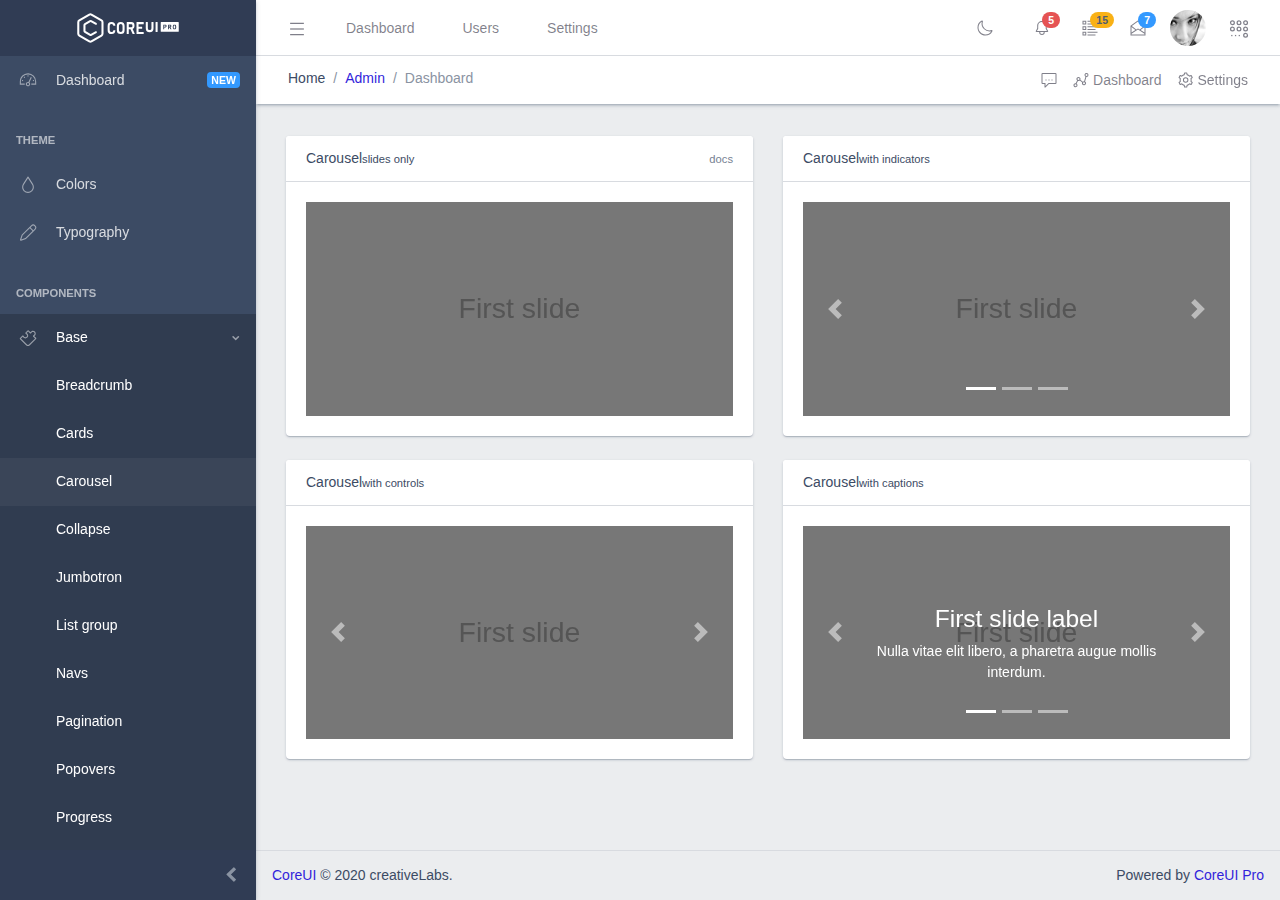
<file: task_manager/template/base/carousel.html>
<!DOCTYPE html>
<!--
* CoreUI Pro based Bootstrap Admin Template
* @version v3.2.0
* @link https://coreui.io/pro/
* Copyright (c) 2020 creativeLabs Łukasz Holeczek
* License (https://coreui.io/pro/license)
-->
<html lang="en">
  <head>
    <base href="./../">
    <meta charset="utf-8">
    <meta http-equiv="X-UA-Compatible" content="IE=edge">
    <meta name="viewport" content="width=device-width, initial-scale=1.0, shrink-to-fit=no">
    <meta name="description" content="CoreUI - Open Source Bootstrap Admin Template">
    <meta name="author" content="Łukasz Holeczek">
    <meta name="keyword" content="Bootstrap,Admin,Template,Open,Source,jQuery,CSS,HTML,RWD,Dashboard">
    <title>CoreUI Pro Bootstrap Admin Template</title>
    <!-- Main styles for this application-->
    <link href="css/style.css" rel="stylesheet">
  </head>
  <body class="c-app c-no-layout-transition">
    <div class="c-sidebar c-sidebar-dark c-sidebar-fixed c-sidebar-lg-show" id="sidebar">
      <div class="c-sidebar-brand d-md-down-none">
        <svg class="c-sidebar-brand-full" width="118" height="46" alt="CoreUI Logo">
          <use xlink:href="assets/brand/coreui-pro.svg#full"></use>
        </svg>
        <svg class="c-sidebar-brand-minimized" width="46" height="46" alt="CoreUI Logo">
          <use xlink:href="assets/brand/coreui-pro.svg#signet"></use>
        </svg>
      </div>
      <ul class="c-sidebar-nav">
        <li class="c-sidebar-nav-item"><a class="c-sidebar-nav-link" href="index.html">
            <svg class="c-sidebar-nav-icon">
              <use xlink:href="vendors/@coreui/icons/svg/free.svg#cil-speedometer"></use>
            </svg> Dashboard<span class="badge badge-info">NEW</span></a></li>
        <li class="c-sidebar-nav-title">Theme</li>
        <li class="c-sidebar-nav-item"><a class="c-sidebar-nav-link" href="colors.html">
            <svg class="c-sidebar-nav-icon">
              <use xlink:href="vendors/@coreui/icons/svg/free.svg#cil-drop"></use>
            </svg> Colors</a></li>
        <li class="c-sidebar-nav-item"><a class="c-sidebar-nav-link" href="typography.html">
            <svg class="c-sidebar-nav-icon">
              <use xlink:href="vendors/@coreui/icons/svg/free.svg#cil-pencil"></use>
            </svg> Typography</a></li>
        <li class="c-sidebar-nav-title">Components</li>
        <li class="c-sidebar-nav-dropdown"><a class="c-sidebar-nav-dropdown-toggle" href="#">
            <svg class="c-sidebar-nav-icon">
              <use xlink:href="vendors/@coreui/icons/svg/free.svg#cil-puzzle"></use>
            </svg> Base</a>
          <ul class="c-sidebar-nav-dropdown-items">
            <li class="c-sidebar-nav-item"><a class="c-sidebar-nav-link" href="base/breadcrumb.html"> Breadcrumb</a></li>
            <li class="c-sidebar-nav-item"><a class="c-sidebar-nav-link" href="base/cards.html"> Cards</a></li>
            <li class="c-sidebar-nav-item"><a class="c-sidebar-nav-link" href="base/carousel.html"> Carousel</a></li>
            <li class="c-sidebar-nav-item"><a class="c-sidebar-nav-link" href="base/collapse.html"> Collapse</a></li>
            <li class="c-sidebar-nav-item"><a class="c-sidebar-nav-link" href="base/jumbotron.html"> Jumbotron</a></li>
            <li class="c-sidebar-nav-item"><a class="c-sidebar-nav-link" href="base/list-group.html"> List group</a></li>
            <li class="c-sidebar-nav-item"><a class="c-sidebar-nav-link" href="base/navs.html"> Navs</a></li>
            <li class="c-sidebar-nav-item"><a class="c-sidebar-nav-link" href="base/pagination.html"> Pagination</a></li>
            <li class="c-sidebar-nav-item"><a class="c-sidebar-nav-link" href="base/popovers.html"> Popovers</a></li>
            <li class="c-sidebar-nav-item"><a class="c-sidebar-nav-link" href="base/progress.html"> Progress</a></li>
            <li class="c-sidebar-nav-item"><a class="c-sidebar-nav-link" href="base/scrollspy.html"> Scrollspy</a></li>
            <li class="c-sidebar-nav-item"><a class="c-sidebar-nav-link" href="base/switches.html"> Switches</a></li>
            <li class="c-sidebar-nav-item"><a class="c-sidebar-nav-link" href="base/tabs.html"> Tabs</a></li>
            <li class="c-sidebar-nav-item"><a class="c-sidebar-nav-link" href="base/tooltips.html"> Tooltips</a></li>
          </ul>
        </li>
        <li class="c-sidebar-nav-dropdown"><a class="c-sidebar-nav-dropdown-toggle" href="#">
            <svg class="c-sidebar-nav-icon">
              <use xlink:href="vendors/@coreui/icons/svg/free.svg#cil-cursor"></use>
            </svg> Buttons</a>
          <ul class="c-sidebar-nav-dropdown-items">
            <li class="c-sidebar-nav-item"><a class="c-sidebar-nav-link" href="buttons/buttons.html"> Buttons</a></li>
            <li class="c-sidebar-nav-item"><a class="c-sidebar-nav-link" href="buttons/brand-buttons.html"> Brand Buttons</a></li>
            <li class="c-sidebar-nav-item"><a class="c-sidebar-nav-link" href="buttons/button-group.html"> Buttons Group</a></li>
            <li class="c-sidebar-nav-item"><a class="c-sidebar-nav-link" href="buttons/dropdowns.html"> Dropdowns</a></li>
            <li class="c-sidebar-nav-item"><a class="c-sidebar-nav-link" href="buttons/loading-buttons.html"> Loading Buttons<span class="badge badge-danger">PRO</span><span class="badge badge-success">NEW</span></a></li>
          </ul>
        </li>
        <li class="c-sidebar-nav-item"><a class="c-sidebar-nav-link" href="charts.html">
            <svg class="c-sidebar-nav-icon">
              <use xlink:href="vendors/@coreui/icons/svg/free.svg#cil-chart-pie"></use>
            </svg> Charts</a></li>
        <li class="c-sidebar-nav-dropdown"><a class="c-sidebar-nav-dropdown-toggle" href="#">
            <svg class="c-sidebar-nav-icon">
              <use xlink:href="vendors/@coreui/icons/svg/free.svg#cil-code"></use>
            </svg> Editors</a>
          <ul class="c-sidebar-nav-dropdown-items">
            <li class="c-sidebar-nav-item"><a class="c-sidebar-nav-link" href="editors/code-editor.html">
                <svg class="c-sidebar-nav-icon">
                  <use xlink:href="vendors/@coreui/icons/svg/free.svg#cil-notes"></use>
                </svg> Code Editor<span class="badge badge-danger">PRO</span></a></li>
            <li class="c-sidebar-nav-item"><a class="c-sidebar-nav-link" href="editors/markdown-editor.html">
                <svg class="c-sidebar-nav-icon">
                  <use xlink:href="vendors/@coreui/icons/svg/free.svg#cil-code"></use>
                </svg> Markdown<span class="badge badge-danger">PRO</span></a></li>
            <li class="c-sidebar-nav-item"><a class="c-sidebar-nav-link" href="editors/text-editor.html">
                <svg class="c-sidebar-nav-icon">
                  <use xlink:href="vendors/@coreui/icons/svg/free.svg#cil-notes"></use>
                </svg> Rich Text Editor<span class="badge badge-danger">PRO</span></a></li>
          </ul>
        </li>
        <li class="c-sidebar-nav-dropdown"><a class="c-sidebar-nav-dropdown-toggle" href="#">
            <svg class="c-sidebar-nav-icon">
              <use xlink:href="vendors/@coreui/icons/svg/free.svg#cil-notes"></use>
            </svg> Forms</a>
          <ul class="c-sidebar-nav-dropdown-items">
            <li class="c-sidebar-nav-item"><a class="c-sidebar-nav-link" href="forms/basic-forms.html"> Basic Forms</a></li>
            <li class="c-sidebar-nav-item"><a class="c-sidebar-nav-link" href="forms/multi-select.html"> Multi Select<span class="badge badge-danger">PRO</span><span class="badge badge-success">NEW</span></a></li>
            <li class="c-sidebar-nav-item"><a class="c-sidebar-nav-link" href="forms/advanced-forms.html"> Advanced<span class="badge badge-danger">PRO</span></a></li>
            <li class="c-sidebar-nav-item"><a class="c-sidebar-nav-link" href="forms/validation.html"> Validation<span class="badge badge-danger">PRO</span></a></li>
          </ul>
        </li>
        <li class="c-sidebar-nav-item"><a class="c-sidebar-nav-link" href="google-maps.html">
            <svg class="c-sidebar-nav-icon">
              <use xlink:href="vendors/@coreui/icons/svg/free.svg#cil-map"></use>
            </svg> Google Maps<span class="badge badge-danger">PRO</span></a></li>
        <li class="c-sidebar-nav-dropdown"><a class="c-sidebar-nav-dropdown-toggle" href="#">
            <svg class="c-sidebar-nav-icon">
              <use xlink:href="vendors/@coreui/icons/svg/free.svg#cil-star"></use>
            </svg> Icons</a>
          <ul class="c-sidebar-nav-dropdown-items">
            <li class="c-sidebar-nav-item"><a class="c-sidebar-nav-link" href="icons/coreui-icons-free.html"> CoreUI Icons<span class="badge badge-success">Free</span></a></li>
            <li class="c-sidebar-nav-item"><a class="c-sidebar-nav-link" href="icons/coreui-icons-brand.html"> CoreUI Icons - Brand</a></li>
            <li class="c-sidebar-nav-item"><a class="c-sidebar-nav-link" href="icons/coreui-icons-flag.html"> CoreUI Icons - Flag</a></li>
          </ul>
        </li>
        <li class="c-sidebar-nav-dropdown"><a class="c-sidebar-nav-dropdown-toggle" href="#">
            <svg class="c-sidebar-nav-icon">
              <use xlink:href="vendors/@coreui/icons/svg/free.svg#cil-bell"></use>
            </svg> Notifications</a>
          <ul class="c-sidebar-nav-dropdown-items">
            <li class="c-sidebar-nav-item"><a class="c-sidebar-nav-link" href="notifications/alerts.html"> Alerts</a></li>
            <li class="c-sidebar-nav-item"><a class="c-sidebar-nav-link" href="notifications/badge.html"> Badge</a></li>
            <li class="c-sidebar-nav-item"><a class="c-sidebar-nav-link" href="notifications/modals.html"> Modals</a></li>
            <li class="c-sidebar-nav-item"><a class="c-sidebar-nav-link" href="notifications/toastr.html"> Toastr<span class="badge badge-danger">PRO</span></a></li>
          </ul>
        </li>
        <li class="c-sidebar-nav-dropdown"><a class="c-sidebar-nav-dropdown-toggle" href="#">
            <svg class="c-sidebar-nav-icon">
              <use xlink:href="vendors/@coreui/icons/svg/free.svg#cil-bolt"></use>
            </svg> Plugins</a>
          <ul class="c-sidebar-nav-dropdown-items">
            <li class="c-sidebar-nav-item"><a class="c-sidebar-nav-link" href="plugins/calendar.html">
                <svg class="c-sidebar-nav-icon">
                  <use xlink:href="vendors/@coreui/icons/svg/free.svg#cil-calendar"></use>
                </svg> Calendar<span class="badge badge-danger">PRO</span></a></li>
            <li class="c-sidebar-nav-item"><a class="c-sidebar-nav-link" href="plugins/draggable-cards.html">
                <svg class="c-sidebar-nav-icon">
                  <use xlink:href="vendors/@coreui/icons/svg/free.svg#cil-cursor-move"></use>
                </svg> Draggable<span class="badge badge-danger">PRO</span></a></li>
            <li class="c-sidebar-nav-item"><a class="c-sidebar-nav-link" href="plugins/ladda-buttons.html">
                <svg class="c-sidebar-nav-icon">
                  <use xlink:href="vendors/@coreui/icons/svg/free.svg#cil-cursor-move"></use>
                </svg> Ladda Buttons<span class="badge badge-danger">PRO</span></a></li>
            <li class="c-sidebar-nav-item"><a class="c-sidebar-nav-link" href="plugins/spinners.html">
                <svg class="c-sidebar-nav-icon">
                  <use xlink:href="vendors/@coreui/icons/svg/free.svg#cil-sync"></use>
                </svg> Spinners<span class="badge badge-danger">PRO</span></a></li>
          </ul>
        </li>
        <li class="c-sidebar-nav-dropdown"><a class="c-sidebar-nav-dropdown-toggle" href="#">
            <svg class="c-sidebar-nav-icon">
              <use xlink:href="vendors/@coreui/icons/svg/free.svg#cil-columns"></use>
            </svg> Tables</a>
          <ul class="c-sidebar-nav-dropdown-items">
            <li class="c-sidebar-nav-item"><a class="c-sidebar-nav-link" href="tables/tables.html"> Standard Tables</a></li>
            <li class="c-sidebar-nav-item"><a class="c-sidebar-nav-link" href="tables/datatables.html"> DataTables<span class="badge badge-danger">PRO</span></a></li>
          </ul>
        </li>
        <li class="c-sidebar-nav-item"><a class="c-sidebar-nav-link" href="widgets.html">
            <svg class="c-sidebar-nav-icon">
              <use xlink:href="vendors/@coreui/icons/svg/free.svg#cil-calculator"></use>
            </svg> Widgets<span class="badge badge-info">NEW</span></a></li>
        <li class="c-sidebar-nav-divider"></li>
        <li class="c-sidebar-nav-title">Extras</li>
        <li class="c-sidebar-nav-dropdown"><a class="c-sidebar-nav-dropdown-toggle" href="#">
            <svg class="c-sidebar-nav-icon">
              <use xlink:href="vendors/@coreui/icons/svg/free.svg#cil-star"></use>
            </svg> Pages</a>
          <ul class="c-sidebar-nav-dropdown-items">
            <li class="c-sidebar-nav-item"><a class="c-sidebar-nav-link" href="login.html" target="_top">
                <svg class="c-sidebar-nav-icon">
                  <use xlink:href="vendors/@coreui/icons/svg/free.svg#cil-account-logout"></use>
                </svg> Login</a></li>
            <li class="c-sidebar-nav-item"><a class="c-sidebar-nav-link" href="register.html" target="_top">
                <svg class="c-sidebar-nav-icon">
                  <use xlink:href="vendors/@coreui/icons/svg/free.svg#cil-account-logout"></use>
                </svg> Register</a></li>
            <li class="c-sidebar-nav-item"><a class="c-sidebar-nav-link" href="404.html" target="_top">
                <svg class="c-sidebar-nav-icon">
                  <use xlink:href="vendors/@coreui/icons/svg/free.svg#cil-bug"></use>
                </svg> Error 404</a></li>
            <li class="c-sidebar-nav-item"><a class="c-sidebar-nav-link" href="500.html" target="_top">
                <svg class="c-sidebar-nav-icon">
                  <use xlink:href="vendors/@coreui/icons/svg/free.svg#cil-bug"></use>
                </svg> Error 500</a></li>
          </ul>
        </li>
        <li class="c-sidebar-nav-dropdown"><a class="c-sidebar-nav-dropdown-toggle" href="#">
            <svg class="c-sidebar-nav-icon">
              <use xlink:href="vendors/@coreui/icons/svg/free.svg#cil-layers"></use>
            </svg> Apps</a>
          <ul class="c-sidebar-nav-dropdown-items">
            <li class="c-sidebar-nav-dropdown"><a class="c-sidebar-nav-dropdown-toggle" href="#">
                <svg class="c-sidebar-nav-icon">
                  <use xlink:href="vendors/@coreui/icons/svg/free.svg#cil-description"></use>
                </svg> Invoicing</a>
              <ul class="c-sidebar-nav-dropdown-items">
                <li class="c-sidebar-nav-item"><a class="c-sidebar-nav-link" href="apps/invoicing/invoice.html"> Invoice<span class="badge badge-danger">PRO</span></a></li>
              </ul>
            </li>
            <li class="c-sidebar-nav-dropdown"><a class="c-sidebar-nav-dropdown-toggle" href="#">
                <svg class="c-sidebar-nav-icon">
                  <use xlink:href="vendors/@coreui/icons/svg/free.svg#cil-envelope-open"></use>
                </svg> Email</a>
              <ul class="c-sidebar-nav-dropdown-items">
                <li class="c-sidebar-nav-item"><a class="c-sidebar-nav-link" href="apps/email/inbox.html"> Inbox<span class="badge badge-danger">PRO</span></a></li>
                <li class="c-sidebar-nav-item"><a class="c-sidebar-nav-link" href="apps/email/message.html"> Message<span class="badge badge-danger">PRO</span></a></li>
                <li class="c-sidebar-nav-item"><a class="c-sidebar-nav-link" href="apps/email/compose.html"> Compose<span class="badge badge-danger">PRO</span></a></li>
              </ul>
            </li>
          </ul>
        </li>
        <li class="c-sidebar-nav-divider"></li>
        <li class="c-sidebar-nav-title">Labels</li>
        <li class="c-sidebar-nav-item c-d-compact-none c-d-minimized-none"><a class="c-sidebar-nav-label" href="#">
            <svg class="c-sidebar-nav-icon text-danger">
              <use xlink:href="vendors/@coreui/icons/svg/free.svg#cil-bookmark"></use>
            </svg> Label danger</a></li>
        <li class="c-sidebar-nav-item c-d-compact-none c-d-minimized-none"><a class="c-sidebar-nav-label" href="#">
            <svg class="c-sidebar-nav-icon text-info">
              <use xlink:href="vendors/@coreui/icons/svg/free.svg#cil-bookmark"></use>
            </svg> Label info</a></li>
        <li class="c-sidebar-nav-item c-d-compact-none c-d-minimized-none"><a class="c-sidebar-nav-label" href="#">
            <svg class="c-sidebar-nav-icon text-warning">
              <use xlink:href="vendors/@coreui/icons/svg/free.svg#cil-bookmark"></use>
            </svg> Label warning</a></li>
        <li class="c-sidebar-nav-divider"></li>
        <li class="c-sidebar-nav-title">System Utilization</li>
        <li class="c-sidebar-nav-item px-3 c-d-compact-none c-d-minimized-none">
          <div class="text-uppercase mb-1"><small><b>CPU Usage</b></small></div>
          <div class="progress progress-xs">
            <div class="progress-bar bg-info" role="progressbar" style="width: 25%" aria-valuenow="25" aria-valuemin="0" aria-valuemax="100"></div>
          </div><small class="text-muted">348 Processes. 1/4 Cores.</small>
        </li>
        <li class="c-sidebar-nav-item px-3 c-d-compact-none c-d-minimized-none">
          <div class="text-uppercase mb-1"><small><b>Memory Usage</b></small></div>
          <div class="progress progress-xs">
            <div class="progress-bar bg-warning" role="progressbar" style="width: 70%" aria-valuenow="70" aria-valuemin="0" aria-valuemax="100"></div>
          </div><small class="text-muted">11444GB/16384MB</small>
        </li>
        <li class="c-sidebar-nav-item px-3 mb-3 c-d-compact-none c-d-minimized-none">
          <div class="text-uppercase mb-1"><small><b>SSD 1 Usage</b></small></div>
          <div class="progress progress-xs">
            <div class="progress-bar bg-danger" role="progressbar" style="width: 95%" aria-valuenow="95" aria-valuemin="0" aria-valuemax="100"></div>
          </div><small class="text-muted">243GB/256GB</small>
        </li>
      </ul>
      <button class="c-sidebar-minimizer c-class-toggler" type="button" data-target="_parent" data-class="c-sidebar-unfoldable"></button>
    </div>
    <div class="c-sidebar c-sidebar-lg c-sidebar-light c-sidebar-right c-sidebar-overlaid" id="aside">
      <button class="c-sidebar-close c-class-toggler" type="button" data-target="_parent" data-class="c-sidebar-show" responsive="true">
        <svg class="c-icon">
          <use xlink:href="vendors/@coreui/icons/svg/free.svg#cil-x"></use>
        </svg>
      </button>
      <ul class="nav nav-tabs nav-underline nav-underline-primary" role="tablist">
        <li class="nav-item"><a class="nav-link active" data-toggle="tab" href="#timeline" role="tab">
            <svg class="c-icon">
              <use xlink:href="vendors/@coreui/icons/svg/free.svg#cil-list"></use>
            </svg></a></li>
        <li class="nav-item"><a class="nav-link" data-toggle="tab" href="#messages" role="tab">
            <svg class="c-icon">
              <use xlink:href="vendors/@coreui/icons/svg/free.svg#cil-speech"></use>
            </svg></a></li>
        <li class="nav-item"><a class="nav-link" data-toggle="tab" href="#settings" role="tab">
            <svg class="c-icon">
              <use xlink:href="vendors/@coreui/icons/svg/free.svg#cil-settings"></use>
            </svg></a></li>
      </ul>
      <!-- Tab panes-->
      <div class="tab-content">
        <div class="tab-pane active" id="timeline" role="tabpanel">
          <div class="list-group list-group-accent">
            <div class="list-group-item list-group-item-accent-secondary bg-light text-center font-weight-bold text-muted text-uppercase c-small">Today</div>
            <div class="list-group-item list-group-item-accent-warning list-group-item-divider">
              <div class="c-avatar float-right"><img class="c-avatar-img" src="assets/img/avatars/7.jpg" alt="user@email.com"></div>
              <div>Meeting with <strong>Lucas</strong></div><small class="text-muted mr-3">
                <svg class="c-icon">
                  <use xlink:href="vendors/@coreui/icons/svg/free.svg#cil-calendar"></use>
                </svg>&nbsp; 1 - 3pm</small><small class="text-muted">
                <svg class="c-icon">
                  <use xlink:href="vendors/@coreui/icons/svg/free.svg#cil-location-pin"></use>
                </svg>&nbsp; Palo Alto, CA</small>
            </div>
            <div class="list-group-item list-group-item-accent-info">
              <div class="c-avatar float-right"><img class="c-avatar-img" src="assets/img/avatars/4.jpg" alt="user@email.com"></div>
              <div>Skype with <strong>Megan</strong></div><small class="text-muted mr-3">
                <svg class="c-icon">
                  <use xlink:href="vendors/@coreui/icons/svg/free.svg#cil-calendar"></use>
                </svg>&nbsp; 4 - 5pm</small><small class="text-muted">
                <svg class="c-icon">
                  <use xlink:href="vendors/@coreui/icons/svg/brand.svg#cib-skype"></use>
                </svg>&nbsp; On-line</small>
            </div>
            <div class="list-group-item list-group-item-accent-secondary bg-light text-center font-weight-bold text-muted text-uppercase c-small">Tomorrow</div>
            <div class="list-group-item list-group-item-accent-danger list-group-item-divider">
              <div>New UI Project - <strong>deadline</strong></div><small class="text-muted mr-3">
                <svg class="c-icon">
                  <use xlink:href="vendors/@coreui/icons/svg/free.svg#cil-calendar"></use>
                </svg>&nbsp; 10 - 11pm</small><small class="text-muted">
                <svg class="c-icon">
                  <use xlink:href="vendors/@coreui/icons/svg/free.svg#cil-home"></use>
                </svg>&nbsp; creativeLabs HQ</small>
              <div class="c-avatars-stack mt-2">
                <div class="c-avatar c-avatar-xs"><img class="c-avatar-img" src="assets/img/avatars/2.jpg" alt="user@email.com"></div>
                <div class="c-avatar c-avatar-xs"><img class="c-avatar-img" src="assets/img/avatars/3.jpg" alt="user@email.com"></div>
                <div class="c-avatar c-avatar-xs"><img class="c-avatar-img" src="assets/img/avatars/4.jpg" alt="user@email.com"></div>
                <div class="c-avatar c-avatar-xs"><img class="c-avatar-img" src="assets/img/avatars/5.jpg" alt="user@email.com"></div>
                <div class="c-avatar c-avatar-xs"><img class="c-avatar-img" src="assets/img/avatars/6.jpg" alt="user@email.com"></div>
              </div>
            </div>
            <div class="list-group-item list-group-item-accent-success list-group-item-divider">
              <div><strong>#10 Startups.Garden</strong> Meetup</div><small class="text-muted mr-3">
                <svg class="c-icon">
                  <use xlink:href="vendors/@coreui/icons/svg/free.svg#cil-calendar"></use>
                </svg>&nbsp; 1 - 3pm</small><small class="text-muted">
                <svg class="c-icon">
                  <use xlink:href="vendors/@coreui/icons/svg/free.svg#cil-location-pin"></use>
                </svg>&nbsp; Palo Alto, CA</small>
            </div>
            <div class="list-group-item list-group-item-accent-primary list-group-item-divider">
              <div><strong>Team meeting</strong></div><small class="text-muted mr-3">
                <svg class="c-icon">
                  <use xlink:href="vendors/@coreui/icons/svg/free.svg#cil-calendar"></use>
                </svg>&nbsp; 4 - 6pm</small><small class="text-muted">
                <svg class="c-icon">
                  <use xlink:href="vendors/@coreui/icons/svg/free.svg#cil-home"></use>
                </svg>&nbsp; creativeLabs HQ</small>
              <div class="c-avatars-stack mt-2">
                <div class="c-avatar c-avatar-xs"><img class="c-avatar-img" src="assets/img/avatars/2.jpg" alt="user@email.com"></div>
                <div class="c-avatar c-avatar-xs"><img class="c-avatar-img" src="assets/img/avatars/3.jpg" alt="user@email.com"></div>
                <div class="c-avatar c-avatar-xs"><img class="c-avatar-img" src="assets/img/avatars/4.jpg" alt="user@email.com"></div>
                <div class="c-avatar c-avatar-xs"><img class="c-avatar-img" src="assets/img/avatars/5.jpg" alt="user@email.com"></div>
                <div class="c-avatar c-avatar-xs"><img class="c-avatar-img" src="assets/img/avatars/6.jpg" alt="user@email.com"></div>
                <div class="c-avatar c-avatar-xs"><img class="c-avatar-img" src="assets/img/avatars/7.jpg" alt="user@email.com"></div>
                <div class="c-avatar c-avatar-xs"><img class="c-avatar-img" src="assets/img/avatars/8.jpg" alt="user@email.com"></div>
              </div>
            </div>
          </div>
        </div>
        <div class="tab-pane p-3" id="messages" role="tabpanel">
          <div class="message">
            <div class="py-3 pb-5 mr-3 float-left">
              <div class="c-avatar"><img class="c-avatar-img" src="assets/img/avatars/7.jpg" alt="user@email.com"><span class="c-avatar-status bg-success"></span></div>
            </div>
            <div><small class="text-muted">Lukasz Holeczek</small><small class="text-muted float-right mt-1">1:52 PM</small></div>
            <div class="text-truncate font-weight-bold">Lorem ipsum dolor sit amet</div><small class="text-muted">Lorem ipsum dolor sit amet, consectetur adipisicing elit, sed do eiusmod tempor incididunt...</small>
          </div>
          <hr>
          <div class="message">
            <div class="py-3 pb-5 mr-3 float-left">
              <div class="c-avatar"><img class="c-avatar-img" src="assets/img/avatars/7.jpg" alt="user@email.com"><span class="c-avatar-status bg-success"></span></div>
            </div>
            <div><small class="text-muted">Lukasz Holeczek</small><small class="text-muted float-right mt-1">1:52 PM</small></div>
            <div class="text-truncate font-weight-bold">Lorem ipsum dolor sit amet</div><small class="text-muted">Lorem ipsum dolor sit amet, consectetur adipisicing elit, sed do eiusmod tempor incididunt...</small>
          </div>
          <hr>
          <div class="message">
            <div class="py-3 pb-5 mr-3 float-left">
              <div class="c-avatar"><img class="c-avatar-img" src="assets/img/avatars/7.jpg" alt="user@email.com"><span class="c-avatar-status bg-success"></span></div>
            </div>
            <div><small class="text-muted">Lukasz Holeczek</small><small class="text-muted float-right mt-1">1:52 PM</small></div>
            <div class="text-truncate font-weight-bold">Lorem ipsum dolor sit amet</div><small class="text-muted">Lorem ipsum dolor sit amet, consectetur adipisicing elit, sed do eiusmod tempor incididunt...</small>
          </div>
          <hr>
          <div class="message">
            <div class="py-3 pb-5 mr-3 float-left">
              <div class="c-avatar"><img class="c-avatar-img" src="assets/img/avatars/7.jpg" alt="user@email.com"><span class="c-avatar-status bg-success"></span></div>
            </div>
            <div><small class="text-muted">Lukasz Holeczek</small><small class="text-muted float-right mt-1">1:52 PM</small></div>
            <div class="text-truncate font-weight-bold">Lorem ipsum dolor sit amet</div><small class="text-muted">Lorem ipsum dolor sit amet, consectetur adipisicing elit, sed do eiusmod tempor incididunt...</small>
          </div>
          <hr>
          <div class="message">
            <div class="py-3 pb-5 mr-3 float-left">
              <div class="c-avatar"><img class="c-avatar-img" src="assets/img/avatars/7.jpg" alt="user@email.com"><span class="c-avatar-status bg-success"></span></div>
            </div>
            <div><small class="text-muted">Lukasz Holeczek</small><small class="text-muted float-right mt-1">1:52 PM</small></div>
            <div class="text-truncate font-weight-bold">Lorem ipsum dolor sit amet</div><small class="text-muted">Lorem ipsum dolor sit amet, consectetur adipisicing elit, sed do eiusmod tempor incididunt...</small>
          </div>
        </div>
        <div class="tab-pane p-3" id="settings" role="tabpanel">
          <h6>Settings</h6>
          <div class="c-aside-options">
            <div class="clearfix mt-4"><small><b>Option 1</b></small>
              <label class="c-switch c-switch-label c-switch-pill c-switch-success c-switch-sm float-right">
                <input class="c-switch-input" type="checkbox" checked=""><span class="c-switch-slider" data-checked="On" data-unchecked="Off"></span>
              </label>
            </div>
            <div><small class="text-muted">Lorem ipsum dolor sit amet, consectetur adipisicing elit, sed do eiusmod tempor incididunt ut labore et dolore magna aliqua.</small></div>
          </div>
          <div class="c-aside-options">
            <div class="clearfix mt-3"><small><b>Option 2</b></small>
              <label class="c-switch c-switch-label c-switch-pill c-switch-success c-switch-sm float-right">
                <input class="c-switch-input" type="checkbox"><span class="c-switch-slider" data-checked="On" data-unchecked="Off"></span>
              </label>
            </div>
            <div><small class="text-muted">Lorem ipsum dolor sit amet, consectetur adipisicing elit, sed do eiusmod tempor incididunt ut labore et dolore magna aliqua.</small></div>
          </div>
          <div class="c-aside-options">
            <div class="clearfix mt-3"><small><b>Option 3</b></small>
              <label class="c-switch c-switch-label c-switch-pill c-switch-success c-switch-sm float-right">
                <input class="c-switch-input" type="checkbox"><span class="c-switch-slider" data-checked="On" data-unchecked="Off"></span>
              </label>
            </div>
          </div>
          <div class="c-aside-options">
            <div class="clearfix mt-3"><small><b>Option 4</b></small>
              <label class="c-switch c-switch-label c-switch-pill c-switch-success c-switch-sm float-right">
                <input class="c-switch-input" type="checkbox" checked=""><span class="c-switch-slider" data-checked="On" data-unchecked="Off"></span>
              </label>
            </div>
          </div>
          <hr>
          <h6>System Utilization</h6>
          <div class="text-uppercase mb-1 mt-4"><small><b>CPU Usage</b></small></div>
          <div class="progress progress-xs">
            <div class="progress-bar bg-info" role="progressbar" style="width: 25%" aria-valuenow="25" aria-valuemin="0" aria-valuemax="100"></div>
          </div><small class="text-muted">348 Processes. 1/4 Cores.</small>
          <div class="text-uppercase mb-1 mt-2"><small><b>Memory Usage</b></small></div>
          <div class="progress progress-xs">
            <div class="progress-bar bg-warning" role="progressbar" style="width: 70%" aria-valuenow="70" aria-valuemin="0" aria-valuemax="100"></div>
          </div><small class="text-muted">11444GB/16384MB</small>
          <div class="text-uppercase mb-1 mt-2"><small><b>SSD 1 Usage</b></small></div>
          <div class="progress progress-xs">
            <div class="progress-bar bg-danger" role="progressbar" style="width: 95%" aria-valuenow="95" aria-valuemin="0" aria-valuemax="100"></div>
          </div><small class="text-muted">243GB/256GB</small>
          <div class="text-uppercase mb-1 mt-2"><small><b>SSD 2 Usage</b></small></div>
          <div class="progress progress-xs">
            <div class="progress-bar bg-success" role="progressbar" style="width: 10%" aria-valuenow="10" aria-valuemin="0" aria-valuemax="100"></div>
          </div><small class="text-muted">25GB/256GB</small>
        </div>
      </div>
    </div>
    <div class="c-wrapper">
      <header class="c-header c-header-light c-header-fixed">
        <button class="c-header-toggler c-class-toggler d-lg-none mfe-auto" type="button" data-target="#sidebar" data-class="c-sidebar-show">
          <svg class="c-icon c-icon-lg">
            <use xlink:href="vendors/@coreui/icons/svg/free.svg#cil-menu"></use>
          </svg>
        </button><a class="c-header-brand d-lg-none c-header-brand-sm-up-center" href="#">
          <svg width="118" height="46" alt="CoreUI Logo">
            <use xlink:href="assets/brand/coreui-pro.svg#full"></use>
          </svg></a>
        <button class="c-header-toggler c-class-toggler mfs-3 d-md-down-none" type="button" data-target="#sidebar" data-class="c-sidebar-lg-show" responsive="true">
          <svg class="c-icon c-icon-lg">
            <use xlink:href="vendors/@coreui/icons/svg/free.svg#cil-menu"></use>
          </svg>
        </button>
        <ul class="c-header-nav d-md-down-none">
          <li class="c-header-nav-item px-3"><a class="c-header-nav-link" href="#">Dashboard</a></li>
          <li class="c-header-nav-item px-3"><a class="c-header-nav-link" href="#">Users</a></li>
          <li class="c-header-nav-item px-3"><a class="c-header-nav-link" href="#">Settings</a></li>
        </ul>
        <ul class="c-header-nav mfs-auto">
          <li class="c-header-nav-item px-3 c-d-legacy-none">
            <button class="c-class-toggler c-header-nav-btn" type="button" id="header-tooltip" data-target="body" data-class="c-dark-theme" data-toggle="c-tooltip" data-placement="bottom" title="Toggle Light/Dark Mode">
              <svg class="c-icon c-d-dark-none">
                <use xlink:href="vendors/@coreui/icons/svg/free.svg#cil-moon"></use>
              </svg>
              <svg class="c-icon c-d-default-none">
                <use xlink:href="vendors/@coreui/icons/svg/free.svg#cil-sun"></use>
              </svg>
            </button>
          </li>
        </ul>
        <ul class="c-header-nav">
          <li class="c-header-nav-item dropdown d-md-down-none mx-2"><a class="c-header-nav-link" data-toggle="dropdown" href="#" role="button" aria-haspopup="true" aria-expanded="false">
              <svg class="c-icon">
                <use xlink:href="vendors/@coreui/icons/svg/free.svg#cil-bell"></use>
              </svg><span class="badge badge-pill badge-danger">5</span></a>
            <div class="dropdown-menu dropdown-menu-right dropdown-menu-lg pt-0">
              <div class="dropdown-header bg-light"><strong>You have 5 notifications</strong></div><a class="dropdown-item" href="#">
                <svg class="c-icon mfe-2 text-success">
                  <use xlink:href="vendors/@coreui/icons/svg/free.svg#cil-user-follow"></use>
                </svg> New user registered</a><a class="dropdown-item" href="#">
                <svg class="c-icon mfe-2 text-danger">
                  <use xlink:href="vendors/@coreui/icons/svg/free.svg#cil-user-unfollow"></use>
                </svg> User deleted</a><a class="dropdown-item" href="#">
                <svg class="c-icon mfe-2 text-info">
                  <use xlink:href="vendors/@coreui/icons/svg/free.svg#cil-chart"></use>
                </svg> Sales report is ready</a><a class="dropdown-item" href="#">
                <svg class="c-icon mfe-2 text-success">
                  <use xlink:href="vendors/@coreui/icons/svg/free.svg#cil-basket"></use>
                </svg> New client</a><a class="dropdown-item" href="#">
                <svg class="c-icon mfe-2 text-warning">
                  <use xlink:href="vendors/@coreui/icons/svg/free.svg#cil-speedometer"></use>
                </svg> Server overloaded</a>
              <div class="dropdown-header bg-light"><strong>Server</strong></div><a class="dropdown-item d-block" href="#">
                <div class="text-uppercase mb-1"><small><b>CPU Usage</b></small></div><span class="progress progress-xs">
                  <div class="progress-bar bg-info" role="progressbar" style="width: 25%" aria-valuenow="25" aria-valuemin="0" aria-valuemax="100"></div>
                </span><small class="text-muted">348 Processes. 1/4 Cores.</small>
              </a><a class="dropdown-item d-block" href="#">
                <div class="text-uppercase mb-1"><small><b>Memory Usage</b></small></div><span class="progress progress-xs">
                  <div class="progress-bar bg-warning" role="progressbar" style="width: 70%" aria-valuenow="70" aria-valuemin="0" aria-valuemax="100"></div>
                </span><small class="text-muted">11444GB/16384MB</small>
              </a><a class="dropdown-item d-block" href="#">
                <div class="text-uppercase mb-1"><small><b>SSD 1 Usage</b></small></div><span class="progress progress-xs">
                  <div class="progress-bar bg-danger" role="progressbar" style="width: 95%" aria-valuenow="95" aria-valuemin="0" aria-valuemax="100"></div>
                </span><small class="text-muted">243GB/256GB</small>
              </a>
            </div>
          </li>
          <li class="c-header-nav-item dropdown d-md-down-none mx-2"><a class="c-header-nav-link" data-toggle="dropdown" href="#" role="button" aria-haspopup="true" aria-expanded="false">
              <svg class="c-icon">
                <use xlink:href="vendors/@coreui/icons/svg/free.svg#cil-list-rich"></use>
              </svg><span class="badge badge-pill badge-warning">15</span></a>
            <div class="dropdown-menu dropdown-menu-right dropdown-menu-lg pt-0">
              <div class="dropdown-header bg-light"><strong>You have 5 pending tasks</strong></div><a class="dropdown-item d-block" href="#">
                <div class="small mb-1">Upgrade NPM &amp; Bower<span class="float-right"><strong>0%</strong></span></div><span class="progress progress-xs">
                  <div class="progress-bar bg-info" role="progressbar" style="width: 0%" aria-valuenow="0" aria-valuemin="0" aria-valuemax="100"></div>
                </span>
              </a><a class="dropdown-item d-block" href="#">
                <div class="small mb-1">ReactJS Version<span class="float-right"><strong>25%</strong></span></div><span class="progress progress-xs">
                  <div class="progress-bar bg-danger" role="progressbar" style="width: 25%" aria-valuenow="25" aria-valuemin="0" aria-valuemax="100"></div>
                </span>
              </a><a class="dropdown-item d-block" href="#">
                <div class="small mb-1">VueJS Version<span class="float-right"><strong>50%</strong></span></div><span class="progress progress-xs">
                  <div class="progress-bar bg-warning" role="progressbar" style="width: 50%" aria-valuenow="50" aria-valuemin="0" aria-valuemax="100"></div>
                </span>
              </a><a class="dropdown-item d-block" href="#">
                <div class="small mb-1">Add new layouts<span class="float-right"><strong>75%</strong></span></div><span class="progress progress-xs">
                  <div class="progress-bar bg-info" role="progressbar" style="width: 75%" aria-valuenow="75" aria-valuemin="0" aria-valuemax="100"></div>
                </span>
              </a><a class="dropdown-item d-block" href="#">
                <div class="small mb-1">Angular 8 Version<span class="float-right"><strong>100%</strong></span></div><span class="progress progress-xs">
                  <div class="progress-bar bg-success" role="progressbar" style="width: 100%" aria-valuenow="100" aria-valuemin="0" aria-valuemax="100"></div>
                </span>
              </a><a class="dropdown-item text-center border-top" href="#"><strong>View all tasks</strong></a>
            </div>
          </li>
          <li class="c-header-nav-item dropdown d-md-down-none mx-2"><a class="c-header-nav-link" data-toggle="dropdown" href="#" role="button" aria-haspopup="true" aria-expanded="false">
              <svg class="c-icon">
                <use xlink:href="vendors/@coreui/icons/svg/free.svg#cil-envelope-open"></use>
              </svg><span class="badge badge-pill badge-info">7</span></a>
            <div class="dropdown-menu dropdown-menu-right dropdown-menu-lg pt-0">
              <div class="dropdown-header bg-light"><strong>You have 4 messages</strong></div><a class="dropdown-item" href="#">
                <div class="message">
                  <div class="py-3 mfe-3 float-left">
                    <div class="c-avatar"><img class="c-avatar-img" src="assets/img/avatars/7.jpg" alt="user@email.com"><span class="c-avatar-status bg-success"></span></div>
                  </div>
                  <div><small class="text-muted">John Doe</small><small class="text-muted float-right mt-1">Just now</small></div>
                  <div class="text-truncate font-weight-bold"><span class="text-danger">!</span> Important message</div>
                  <div class="small text-muted text-truncate">Lorem ipsum dolor sit amet, consectetur adipisicing elit, sed do eiusmod tempor incididunt...</div>
                </div>
              </a><a class="dropdown-item" href="#">
                <div class="message">
                  <div class="py-3 mfe-3 float-left">
                    <div class="c-avatar"><img class="c-avatar-img" src="assets/img/avatars/6.jpg" alt="user@email.com"><span class="c-avatar-status bg-warning"></span></div>
                  </div>
                  <div><small class="text-muted">John Doe</small><small class="text-muted float-right mt-1">5 minutes ago</small></div>
                  <div class="text-truncate font-weight-bold">Lorem ipsum dolor sit amet</div>
                  <div class="small text-muted text-truncate">Lorem ipsum dolor sit amet, consectetur adipisicing elit, sed do eiusmod tempor incididunt...</div>
                </div>
              </a><a class="dropdown-item" href="#">
                <div class="message">
                  <div class="py-3 mfe-3 float-left">
                    <div class="c-avatar"><img class="c-avatar-img" src="assets/img/avatars/5.jpg" alt="user@email.com"><span class="c-avatar-status bg-danger"></span></div>
                  </div>
                  <div><small class="text-muted">John Doe</small><small class="text-muted float-right mt-1">1:52 PM</small></div>
                  <div class="text-truncate font-weight-bold">Lorem ipsum dolor sit amet</div>
                  <div class="small text-muted text-truncate">Lorem ipsum dolor sit amet, consectetur adipisicing elit, sed do eiusmod tempor incididunt...</div>
                </div>
              </a><a class="dropdown-item" href="#">
                <div class="message">
                  <div class="py-3 mfe-3 float-left">
                    <div class="c-avatar"><img class="c-avatar-img" src="assets/img/avatars/4.jpg" alt="user@email.com"><span class="c-avatar-status bg-info"></span></div>
                  </div>
                  <div><small class="text-muted">John Doe</small><small class="text-muted float-right mt-1">4:03 PM</small></div>
                  <div class="text-truncate font-weight-bold">Lorem ipsum dolor sit amet</div>
                  <div class="small text-muted text-truncate">Lorem ipsum dolor sit amet, consectetur adipisicing elit, sed do eiusmod tempor incididunt...</div>
                </div>
              </a><a class="dropdown-item text-center border-top" href="#"><strong>View all messages</strong></a>
            </div>
          </li>
          <li class="c-header-nav-item dropdown"><a class="c-header-nav-link" data-toggle="dropdown" href="#" role="button" aria-haspopup="true" aria-expanded="false">
              <div class="c-avatar"><img class="c-avatar-img" src="assets/img/avatars/6.jpg" alt="user@email.com"></div>
            </a>
            <div class="dropdown-menu dropdown-menu-right pt-0">
              <div class="dropdown-header bg-light py-2"><strong>Account</strong></div><a class="dropdown-item" href="#">
                <svg class="c-icon mfe-2">
                  <use xlink:href="vendors/@coreui/icons/svg/free.svg#cil-bell"></use>
                </svg> Updates<span class="badge badge-info mfs-auto">42</span></a><a class="dropdown-item" href="#">
                <svg class="c-icon mfe-2">
                  <use xlink:href="vendors/@coreui/icons/svg/free.svg#cil-envelope-open"></use>
                </svg> Messages<span class="badge badge-success mfs-auto">42</span></a><a class="dropdown-item" href="#">
                <svg class="c-icon mfe-2">
                  <use xlink:href="vendors/@coreui/icons/svg/free.svg#cil-task"></use>
                </svg> Tasks<span class="badge badge-danger mfs-auto">42</span></a><a class="dropdown-item" href="#">
                <svg class="c-icon mfe-2">
                  <use xlink:href="vendors/@coreui/icons/svg/free.svg#cil-comment-square"></use>
                </svg> Comments<span class="badge badge-warning mfs-auto">42</span></a>
              <div class="dropdown-header bg-light py-2"><strong>Settings</strong></div><a class="dropdown-item" href="#">
                <svg class="c-icon mfe-2">
                  <use xlink:href="vendors/@coreui/icons/svg/free.svg#cil-user"></use>
                </svg> Profile</a><a class="dropdown-item" href="#">
                <svg class="c-icon mfe-2">
                  <use xlink:href="vendors/@coreui/icons/svg/free.svg#cil-settings"></use>
                </svg> Settings</a><a class="dropdown-item" href="#">
                <svg class="c-icon mfe-2">
                  <use xlink:href="vendors/@coreui/icons/svg/free.svg#cil-credit-card"></use>
                </svg> Payments<span class="badge badge-secondary mfs-auto">42</span></a><a class="dropdown-item" href="#">
                <svg class="c-icon mfe-2">
                  <use xlink:href="vendors/@coreui/icons/svg/free.svg#cil-file"></use>
                </svg> Projects<span class="badge badge-primary mfs-auto">42</span></a>
              <div class="dropdown-divider"></div><a class="dropdown-item" href="#">
                <svg class="c-icon mfe-2">
                  <use xlink:href="vendors/@coreui/icons/svg/free.svg#cil-lock-locked"></use>
                </svg> Lock Account</a><a class="dropdown-item" href="#">
                <svg class="c-icon mfe-2">
                  <use xlink:href="vendors/@coreui/icons/svg/free.svg#cil-account-logout"></use>
                </svg> Logout</a>
            </div>
          </li>
          <button class="c-header-toggler c-class-toggler mfe-md-3" type="button" data-target="#aside" data-class="c-sidebar-show">
            <svg class="c-icon c-icon-lg">
              <use xlink:href="vendors/@coreui/icons/svg/free.svg#cil-applications-settings"></use>
            </svg>
          </button>
        </ul>
        <div class="c-subheader justify-content-between px-3">
          <!-- Breadcrumb-->
          <ol class="breadcrumb border-0 m-0 px-0 px-md-3">
            <li class="breadcrumb-item">Home</li>
            <li class="breadcrumb-item"><a href="#">Admin</a></li>
            <li class="breadcrumb-item active">Dashboard</li>
            <!-- Breadcrumb Menu-->
          </ol>
          <div class="c-subheader-nav d-md-down-none mfe-2"><a class="c-subheader-nav-link" href="#">
              <svg class="c-icon">
                <use xlink:href="vendors/@coreui/icons/svg/free.svg#cil-speech"></use>
              </svg></a><a class="c-subheader-nav-link" href="#">
              <svg class="c-icon">
                <use xlink:href="vendors/@coreui/icons/svg/free.svg#cil-graph"></use>
              </svg> &nbsp;Dashboard</a><a class="c-subheader-nav-link" href="#">
              <svg class="c-icon">
                <use xlink:href="vendors/@coreui/icons/svg/free.svg#cil-settings"></use>
              </svg> &nbsp;Settings</a></div>
        </div>
      </header>
      <div class="c-body">
        <main class="c-main">
          <div class="container-fluid">
            <div class="fade-in">
              <div class="row">
                <div class="col-sm-12 col-xl-6">
                  <div class="card">
                    <div class="card-header"> Carousel<small>slides only</small>
                      <div class="card-header-actions"><a class="card-header-action" href="http://coreui.io/docs/components/bootstrap/carousel/" target="_blank"><small class="text-muted">docs</small></a></div>
                    </div>
                    <div class="card-body">
                      <div class="carousel slide" id="carouselExampleSlidesOnly" data-ride="carousel">
                        <div class="carousel-inner">
                          <div class="carousel-item active"><img class="d-block w-100" data-src="holder.js/800x400?auto=yes&amp;bg=777&amp;fg=555&amp;text=First slide" alt="First slide [800x400]" src="data:image/svg+xml;charset=UTF-8,%3Csvg%20width%3D%22800%22%20height%3D%22400%22%20xmlns%3D%22http%3A%2F%2Fwww.w3.org%2F2000%2Fsvg%22%20viewBox%3D%220%200%20800%20400%22%20preserveAspectRatio%3D%22none%22%3E%3Cdefs%3E%3Cstyle%20type%3D%22text%2Fcss%22%3E%23holder_160549c9266%20text%20%7B%20fill%3A%23555%3Bfont-weight%3Anormal%3Bfont-family%3AHelvetica%2C%20monospace%3Bfont-size%3A40pt%20%7D%20%3C%2Fstyle%3E%3C%2Fdefs%3E%3Cg%20id%3D%22holder_160549c9266%22%3E%3Crect%20width%3D%22800%22%20height%3D%22400%22%20fill%3D%22%23777%22%3E%3C%2Frect%3E%3Cg%3E%3Ctext%20x%3D%22285.9296875%22%20y%3D%22217.75625%22%3EFirst%20slide%3C%2Ftext%3E%3C%2Fg%3E%3C%2Fg%3E%3C%2Fsvg%3E" data-holder-rendered="true"></div>
                          <div class="carousel-item"><img class="d-block w-100" data-src="holder.js/800x400?auto=yes&amp;bg=666&amp;fg=444&amp;text=Second slide" alt="Second slide [800x400]" src="data:image/svg+xml;charset=UTF-8,%3Csvg%20width%3D%22800%22%20height%3D%22400%22%20xmlns%3D%22http%3A%2F%2Fwww.w3.org%2F2000%2Fsvg%22%20viewBox%3D%220%200%20800%20400%22%20preserveAspectRatio%3D%22none%22%3E%3Cdefs%3E%3Cstyle%20type%3D%22text%2Fcss%22%3E%23holder_160549c9269%20text%20%7B%20fill%3A%23444%3Bfont-weight%3Anormal%3Bfont-family%3AHelvetica%2C%20monospace%3Bfont-size%3A40pt%20%7D%20%3C%2Fstyle%3E%3C%2Fdefs%3E%3Cg%20id%3D%22holder_160549c9269%22%3E%3Crect%20width%3D%22800%22%20height%3D%22400%22%20fill%3D%22%23666%22%3E%3C%2Frect%3E%3Cg%3E%3Ctext%20x%3D%22247.3203125%22%20y%3D%22217.75625%22%3ESecond%20slide%3C%2Ftext%3E%3C%2Fg%3E%3C%2Fg%3E%3C%2Fsvg%3E" data-holder-rendered="true"></div>
                          <div class="carousel-item"><img class="d-block w-100" data-src="holder.js/800x400?auto=yes&amp;bg=555&amp;fg=333&amp;text=Third slide" alt="Third slide [800x400]" src="data:image/svg+xml;charset=UTF-8,%3Csvg%20width%3D%22800%22%20height%3D%22400%22%20xmlns%3D%22http%3A%2F%2Fwww.w3.org%2F2000%2Fsvg%22%20viewBox%3D%220%200%20800%20400%22%20preserveAspectRatio%3D%22none%22%3E%3Cdefs%3E%3Cstyle%20type%3D%22text%2Fcss%22%3E%23holder_160549c926a%20text%20%7B%20fill%3A%23333%3Bfont-weight%3Anormal%3Bfont-family%3AHelvetica%2C%20monospace%3Bfont-size%3A40pt%20%7D%20%3C%2Fstyle%3E%3C%2Fdefs%3E%3Cg%20id%3D%22holder_160549c926a%22%3E%3Crect%20width%3D%22800%22%20height%3D%22400%22%20fill%3D%22%23555%22%3E%3C%2Frect%3E%3Cg%3E%3Ctext%20x%3D%22277.0078125%22%20y%3D%22217.75625%22%3EThird%20slide%3C%2Ftext%3E%3C%2Fg%3E%3C%2Fg%3E%3C%2Fsvg%3E" data-holder-rendered="true"></div>
                        </div>
                      </div>
                    </div>
                  </div>
                  <div class="card">
                    <div class="card-header"> Carousel<small>with controls</small></div>
                    <div class="card-body">
                      <div class="carousel slide" id="carouselExampleControls" data-ride="carousel">
                        <div class="carousel-inner">
                          <div class="carousel-item active"><img class="d-block w-100" data-src="holder.js/800x400?auto=yes&amp;bg=777&amp;fg=555&amp;text=First slide" alt="First slide [800x400]" src="data:image/svg+xml;charset=UTF-8,%3Csvg%20width%3D%22800%22%20height%3D%22400%22%20xmlns%3D%22http%3A%2F%2Fwww.w3.org%2F2000%2Fsvg%22%20viewBox%3D%220%200%20800%20400%22%20preserveAspectRatio%3D%22none%22%3E%3Cdefs%3E%3Cstyle%20type%3D%22text%2Fcss%22%3E%23holder_160549c926c%20text%20%7B%20fill%3A%23555%3Bfont-weight%3Anormal%3Bfont-family%3AHelvetica%2C%20monospace%3Bfont-size%3A40pt%20%7D%20%3C%2Fstyle%3E%3C%2Fdefs%3E%3Cg%20id%3D%22holder_160549c926c%22%3E%3Crect%20width%3D%22800%22%20height%3D%22400%22%20fill%3D%22%23777%22%3E%3C%2Frect%3E%3Cg%3E%3Ctext%20x%3D%22285.9296875%22%20y%3D%22217.75625%22%3EFirst%20slide%3C%2Ftext%3E%3C%2Fg%3E%3C%2Fg%3E%3C%2Fsvg%3E" data-holder-rendered="true"></div>
                          <div class="carousel-item"><img class="d-block w-100" data-src="holder.js/800x400?auto=yes&amp;bg=666&amp;fg=444&amp;text=Second slide" alt="Second slide [800x400]" src="data:image/svg+xml;charset=UTF-8,%3Csvg%20width%3D%22800%22%20height%3D%22400%22%20xmlns%3D%22http%3A%2F%2Fwww.w3.org%2F2000%2Fsvg%22%20viewBox%3D%220%200%20800%20400%22%20preserveAspectRatio%3D%22none%22%3E%3Cdefs%3E%3Cstyle%20type%3D%22text%2Fcss%22%3E%23holder_160549c926e%20text%20%7B%20fill%3A%23444%3Bfont-weight%3Anormal%3Bfont-family%3AHelvetica%2C%20monospace%3Bfont-size%3A40pt%20%7D%20%3C%2Fstyle%3E%3C%2Fdefs%3E%3Cg%20id%3D%22holder_160549c926e%22%3E%3Crect%20width%3D%22800%22%20height%3D%22400%22%20fill%3D%22%23666%22%3E%3C%2Frect%3E%3Cg%3E%3Ctext%20x%3D%22247.3203125%22%20y%3D%22217.75625%22%3ESecond%20slide%3C%2Ftext%3E%3C%2Fg%3E%3C%2Fg%3E%3C%2Fsvg%3E" data-holder-rendered="true"></div>
                          <div class="carousel-item"><img class="d-block w-100" data-src="holder.js/800x400?auto=yes&amp;bg=555&amp;fg=333&amp;text=Third slide" alt="Third slide [800x400]" src="data:image/svg+xml;charset=UTF-8,%3Csvg%20width%3D%22800%22%20height%3D%22400%22%20xmlns%3D%22http%3A%2F%2Fwww.w3.org%2F2000%2Fsvg%22%20viewBox%3D%220%200%20800%20400%22%20preserveAspectRatio%3D%22none%22%3E%3Cdefs%3E%3Cstyle%20type%3D%22text%2Fcss%22%3E%23holder_160549c926f%20text%20%7B%20fill%3A%23333%3Bfont-weight%3Anormal%3Bfont-family%3AHelvetica%2C%20monospace%3Bfont-size%3A40pt%20%7D%20%3C%2Fstyle%3E%3C%2Fdefs%3E%3Cg%20id%3D%22holder_160549c926f%22%3E%3Crect%20width%3D%22800%22%20height%3D%22400%22%20fill%3D%22%23555%22%3E%3C%2Frect%3E%3Cg%3E%3Ctext%20x%3D%22277.0078125%22%20y%3D%22217.75625%22%3EThird%20slide%3C%2Ftext%3E%3C%2Fg%3E%3C%2Fg%3E%3C%2Fsvg%3E" data-holder-rendered="true"></div>
                        </div><a class="carousel-control-prev" href="#carouselExampleControls" role="button" data-slide="prev"><span class="carousel-control-prev-icon" aria-hidden="true"></span><span class="sr-only">Previous</span></a><a class="carousel-control-next" href="#carouselExampleControls" role="button" data-slide="next"><span class="carousel-control-next-icon" aria-hidden="true"></span><span class="sr-only">Next</span></a>
                      </div>
                    </div>
                  </div>
                </div>
                <div class="col-sm-12 col-xl-6">
                  <div class="card">
                    <div class="card-header"> Carousel<small>with indicators</small></div>
                    <div class="card-body">
                      <div class="carousel slide" id="carouselExampleIndicators" data-ride="carousel">
                        <ol class="carousel-indicators">
                          <li class="active" data-target="#carouselExampleIndicators" data-slide-to="0"></li>
                          <li data-target="#carouselExampleIndicators" data-slide-to="1"></li>
                          <li data-target="#carouselExampleIndicators" data-slide-to="2"></li>
                        </ol>
                        <div class="carousel-inner">
                          <div class="carousel-item active"><img class="d-block w-100" data-src="holder.js/800x400?auto=yes&amp;bg=777&amp;fg=555&amp;text=First slide" alt="First slide [800x400]" src="data:image/svg+xml;charset=UTF-8,%3Csvg%20width%3D%22800%22%20height%3D%22400%22%20xmlns%3D%22http%3A%2F%2Fwww.w3.org%2F2000%2Fsvg%22%20viewBox%3D%220%200%20800%20400%22%20preserveAspectRatio%3D%22none%22%3E%3Cdefs%3E%3Cstyle%20type%3D%22text%2Fcss%22%3E%23holder_160549c9270%20text%20%7B%20fill%3A%23555%3Bfont-weight%3Anormal%3Bfont-family%3AHelvetica%2C%20monospace%3Bfont-size%3A40pt%20%7D%20%3C%2Fstyle%3E%3C%2Fdefs%3E%3Cg%20id%3D%22holder_160549c9270%22%3E%3Crect%20width%3D%22800%22%20height%3D%22400%22%20fill%3D%22%23777%22%3E%3C%2Frect%3E%3Cg%3E%3Ctext%20x%3D%22285.9296875%22%20y%3D%22217.75625%22%3EFirst%20slide%3C%2Ftext%3E%3C%2Fg%3E%3C%2Fg%3E%3C%2Fsvg%3E" data-holder-rendered="true"></div>
                          <div class="carousel-item"><img class="d-block w-100" data-src="holder.js/800x400?auto=yes&amp;bg=666&amp;fg=444&amp;text=Second slide" alt="Second slide [800x400]" src="data:image/svg+xml;charset=UTF-8,%3Csvg%20width%3D%22800%22%20height%3D%22400%22%20xmlns%3D%22http%3A%2F%2Fwww.w3.org%2F2000%2Fsvg%22%20viewBox%3D%220%200%20800%20400%22%20preserveAspectRatio%3D%22none%22%3E%3Cdefs%3E%3Cstyle%20type%3D%22text%2Fcss%22%3E%23holder_160549c9272%20text%20%7B%20fill%3A%23444%3Bfont-weight%3Anormal%3Bfont-family%3AHelvetica%2C%20monospace%3Bfont-size%3A40pt%20%7D%20%3C%2Fstyle%3E%3C%2Fdefs%3E%3Cg%20id%3D%22holder_160549c9272%22%3E%3Crect%20width%3D%22800%22%20height%3D%22400%22%20fill%3D%22%23666%22%3E%3C%2Frect%3E%3Cg%3E%3Ctext%20x%3D%22247.3203125%22%20y%3D%22217.75625%22%3ESecond%20slide%3C%2Ftext%3E%3C%2Fg%3E%3C%2Fg%3E%3C%2Fsvg%3E" data-holder-rendered="true"></div>
                          <div class="carousel-item"><img class="d-block w-100" data-src="holder.js/800x400?auto=yes&amp;bg=555&amp;fg=333&amp;text=Third slide" alt="Third slide [800x400]" src="data:image/svg+xml;charset=UTF-8,%3Csvg%20width%3D%22800%22%20height%3D%22400%22%20xmlns%3D%22http%3A%2F%2Fwww.w3.org%2F2000%2Fsvg%22%20viewBox%3D%220%200%20800%20400%22%20preserveAspectRatio%3D%22none%22%3E%3Cdefs%3E%3Cstyle%20type%3D%22text%2Fcss%22%3E%23holder_160549c9273%20text%20%7B%20fill%3A%23333%3Bfont-weight%3Anormal%3Bfont-family%3AHelvetica%2C%20monospace%3Bfont-size%3A40pt%20%7D%20%3C%2Fstyle%3E%3C%2Fdefs%3E%3Cg%20id%3D%22holder_160549c9273%22%3E%3Crect%20width%3D%22800%22%20height%3D%22400%22%20fill%3D%22%23555%22%3E%3C%2Frect%3E%3Cg%3E%3Ctext%20x%3D%22277.0078125%22%20y%3D%22217.75625%22%3EThird%20slide%3C%2Ftext%3E%3C%2Fg%3E%3C%2Fg%3E%3C%2Fsvg%3E" data-holder-rendered="true"></div>
                        </div><a class="carousel-control-prev" href="#carouselExampleIndicators" role="button" data-slide="prev"><span class="carousel-control-prev-icon" aria-hidden="true"></span><span class="sr-only">Previous</span></a><a class="carousel-control-next" href="#carouselExampleIndicators" role="button" data-slide="next"><span class="carousel-control-next-icon" aria-hidden="true"></span><span class="sr-only">Next</span></a>
                      </div>
                    </div>
                  </div>
                  <div class="card">
                    <div class="card-header"> Carousel<small>with captions</small></div>
                    <div class="card-body">
                      <div class="carousel slide" id="carouselExampleCaptions" data-ride="carousel">
                        <ol class="carousel-indicators">
                          <li class="active" data-target="#carouselExampleCaptions" data-slide-to="0"></li>
                          <li data-target="#carouselExampleCaptions" data-slide-to="1"></li>
                          <li data-target="#carouselExampleCaptions" data-slide-to="2"></li>
                        </ol>
                        <div class="carousel-inner">
                          <div class="carousel-item active"><img class="d-block w-100" data-src="holder.js/800x400?auto=yes&amp;bg=777&amp;fg=555&amp;text=First slide" alt="First slide [800x400]" src="data:image/svg+xml;charset=UTF-8,%3Csvg%20width%3D%22800%22%20height%3D%22400%22%20xmlns%3D%22http%3A%2F%2Fwww.w3.org%2F2000%2Fsvg%22%20viewBox%3D%220%200%20800%20400%22%20preserveAspectRatio%3D%22none%22%3E%3Cdefs%3E%3Cstyle%20type%3D%22text%2Fcss%22%3E%23holder_160549c9274%20text%20%7B%20fill%3A%23555%3Bfont-weight%3Anormal%3Bfont-family%3AHelvetica%2C%20monospace%3Bfont-size%3A40pt%20%7D%20%3C%2Fstyle%3E%3C%2Fdefs%3E%3Cg%20id%3D%22holder_160549c9274%22%3E%3Crect%20width%3D%22800%22%20height%3D%22400%22%20fill%3D%22%23777%22%3E%3C%2Frect%3E%3Cg%3E%3Ctext%20x%3D%22285.9296875%22%20y%3D%22217.75625%22%3EFirst%20slide%3C%2Ftext%3E%3C%2Fg%3E%3C%2Fg%3E%3C%2Fsvg%3E" data-holder-rendered="true">
                            <div class="carousel-caption d-none d-md-block">
                              <h3>First slide label</h3>
                              <p>Nulla vitae elit libero, a pharetra augue mollis interdum.</p>
                            </div>
                          </div>
                          <div class="carousel-item"><img class="d-block w-100" data-src="holder.js/800x400?auto=yes&amp;bg=666&amp;fg=444&amp;text=Second slide" alt="Second slide [800x400]" src="data:image/svg+xml;charset=UTF-8,%3Csvg%20width%3D%22800%22%20height%3D%22400%22%20xmlns%3D%22http%3A%2F%2Fwww.w3.org%2F2000%2Fsvg%22%20viewBox%3D%220%200%20800%20400%22%20preserveAspectRatio%3D%22none%22%3E%3Cdefs%3E%3Cstyle%20type%3D%22text%2Fcss%22%3E%23holder_160549c9275%20text%20%7B%20fill%3A%23444%3Bfont-weight%3Anormal%3Bfont-family%3AHelvetica%2C%20monospace%3Bfont-size%3A40pt%20%7D%20%3C%2Fstyle%3E%3C%2Fdefs%3E%3Cg%20id%3D%22holder_160549c9275%22%3E%3Crect%20width%3D%22800%22%20height%3D%22400%22%20fill%3D%22%23666%22%3E%3C%2Frect%3E%3Cg%3E%3Ctext%20x%3D%22247.3203125%22%20y%3D%22217.75625%22%3ESecond%20slide%3C%2Ftext%3E%3C%2Fg%3E%3C%2Fg%3E%3C%2Fsvg%3E" data-holder-rendered="true">
                            <div class="carousel-caption d-none d-md-block">
                              <h3>Second slide label</h3>
                              <p>Lorem ipsum dolor sit amet, consectetur adipiscing elit.</p>
                            </div>
                          </div>
                          <div class="carousel-item"><img class="d-block w-100" data-src="holder.js/800x400?auto=yes&amp;bg=555&amp;fg=333&amp;text=Third slide" alt="Third slide [800x400]" src="data:image/svg+xml;charset=UTF-8,%3Csvg%20width%3D%22800%22%20height%3D%22400%22%20xmlns%3D%22http%3A%2F%2Fwww.w3.org%2F2000%2Fsvg%22%20viewBox%3D%220%200%20800%20400%22%20preserveAspectRatio%3D%22none%22%3E%3Cdefs%3E%3Cstyle%20type%3D%22text%2Fcss%22%3E%23holder_160549c9277%20text%20%7B%20fill%3A%23333%3Bfont-weight%3Anormal%3Bfont-family%3AHelvetica%2C%20monospace%3Bfont-size%3A40pt%20%7D%20%3C%2Fstyle%3E%3C%2Fdefs%3E%3Cg%20id%3D%22holder_160549c9277%22%3E%3Crect%20width%3D%22800%22%20height%3D%22400%22%20fill%3D%22%23555%22%3E%3C%2Frect%3E%3Cg%3E%3Ctext%20x%3D%22277.0078125%22%20y%3D%22217.75625%22%3EThird%20slide%3C%2Ftext%3E%3C%2Fg%3E%3C%2Fg%3E%3C%2Fsvg%3E" data-holder-rendered="true">
                            <div class="carousel-caption d-none d-md-block">
                              <h3>Third slide label</h3>
                              <p>Praesent commodo cursus magna, vel scelerisque nisl consectetur.</p>
                            </div>
                          </div>
                        </div><a class="carousel-control-prev" href="#carouselExampleCaptions" role="button" data-slide="prev"><span class="carousel-control-prev-icon" aria-hidden="true"></span><span class="sr-only">Previous</span></a><a class="carousel-control-next" href="#carouselExampleCaptions" role="button" data-slide="next"><span class="carousel-control-next-icon" aria-hidden="true"></span><span class="sr-only">Next</span></a>
                      </div>
                    </div>
                  </div>
                </div>
              </div>
            </div>
          </div>
        </main>
      </div>
      <footer class="c-footer">
        <div><a href="https://coreui.io">CoreUI</a> © 2020 creativeLabs.</div>
        <div class="mfs-auto">Powered by&nbsp;<a href="https://coreui.io/pro/">CoreUI Pro</a></div>
      </footer>
    </div>
    <!-- CoreUI and necessary plugins-->
    <script src="vendors/@coreui/coreui-pro/js/coreui.bundle.min.js"></script>
    <!--[if IE]><!-->
    <script src="vendors/@coreui/icons/js/svgxuse.min.js"></script>
    <!--<![endif]-->
    <script>
      document.addEventListener("DOMContentLoaded", function(event) {
        setTimeout(function() {
          document.body.classList.remove('c-no-layout-transition')
        }, 2000);
      });
    </script>

  </body>
</html>
</file>
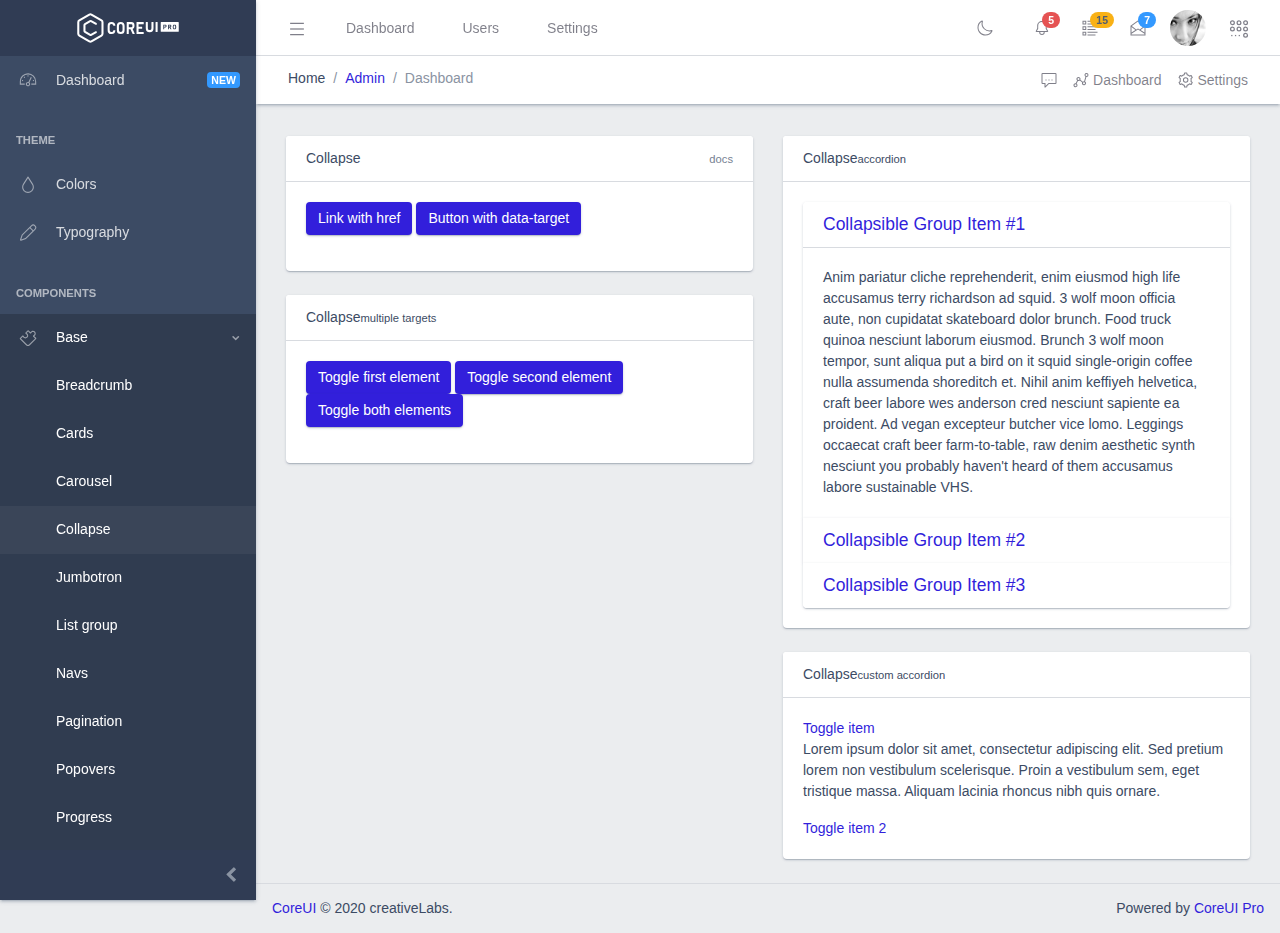
<file: task_manager/template/base/collapse.html>
<!DOCTYPE html>
<!--
* CoreUI Pro based Bootstrap Admin Template
* @version v3.2.0
* @link https://coreui.io/pro/
* Copyright (c) 2020 creativeLabs Łukasz Holeczek
* License (https://coreui.io/pro/license)
-->
<html lang="en">
  <head>
    <base href="./../">
    <meta charset="utf-8">
    <meta http-equiv="X-UA-Compatible" content="IE=edge">
    <meta name="viewport" content="width=device-width, initial-scale=1.0, shrink-to-fit=no">
    <meta name="description" content="CoreUI - Open Source Bootstrap Admin Template">
    <meta name="author" content="Łukasz Holeczek">
    <meta name="keyword" content="Bootstrap,Admin,Template,Open,Source,jQuery,CSS,HTML,RWD,Dashboard">
    <title>CoreUI Pro Bootstrap Admin Template</title>
    <!-- Main styles for this application-->
    <link href="css/style.css" rel="stylesheet">
  </head>
  <body class="c-app c-no-layout-transition">
    <div class="c-sidebar c-sidebar-dark c-sidebar-fixed c-sidebar-lg-show" id="sidebar">
      <div class="c-sidebar-brand d-md-down-none">
        <svg class="c-sidebar-brand-full" width="118" height="46" alt="CoreUI Logo">
          <use xlink:href="assets/brand/coreui-pro.svg#full"></use>
        </svg>
        <svg class="c-sidebar-brand-minimized" width="46" height="46" alt="CoreUI Logo">
          <use xlink:href="assets/brand/coreui-pro.svg#signet"></use>
        </svg>
      </div>
      <ul class="c-sidebar-nav">
        <li class="c-sidebar-nav-item"><a class="c-sidebar-nav-link" href="index.html">
            <svg class="c-sidebar-nav-icon">
              <use xlink:href="vendors/@coreui/icons/svg/free.svg#cil-speedometer"></use>
            </svg> Dashboard<span class="badge badge-info">NEW</span></a></li>
        <li class="c-sidebar-nav-title">Theme</li>
        <li class="c-sidebar-nav-item"><a class="c-sidebar-nav-link" href="colors.html">
            <svg class="c-sidebar-nav-icon">
              <use xlink:href="vendors/@coreui/icons/svg/free.svg#cil-drop"></use>
            </svg> Colors</a></li>
        <li class="c-sidebar-nav-item"><a class="c-sidebar-nav-link" href="typography.html">
            <svg class="c-sidebar-nav-icon">
              <use xlink:href="vendors/@coreui/icons/svg/free.svg#cil-pencil"></use>
            </svg> Typography</a></li>
        <li class="c-sidebar-nav-title">Components</li>
        <li class="c-sidebar-nav-dropdown"><a class="c-sidebar-nav-dropdown-toggle" href="#">
            <svg class="c-sidebar-nav-icon">
              <use xlink:href="vendors/@coreui/icons/svg/free.svg#cil-puzzle"></use>
            </svg> Base</a>
          <ul class="c-sidebar-nav-dropdown-items">
            <li class="c-sidebar-nav-item"><a class="c-sidebar-nav-link" href="base/breadcrumb.html"> Breadcrumb</a></li>
            <li class="c-sidebar-nav-item"><a class="c-sidebar-nav-link" href="base/cards.html"> Cards</a></li>
            <li class="c-sidebar-nav-item"><a class="c-sidebar-nav-link" href="base/carousel.html"> Carousel</a></li>
            <li class="c-sidebar-nav-item"><a class="c-sidebar-nav-link" href="base/collapse.html"> Collapse</a></li>
            <li class="c-sidebar-nav-item"><a class="c-sidebar-nav-link" href="base/jumbotron.html"> Jumbotron</a></li>
            <li class="c-sidebar-nav-item"><a class="c-sidebar-nav-link" href="base/list-group.html"> List group</a></li>
            <li class="c-sidebar-nav-item"><a class="c-sidebar-nav-link" href="base/navs.html"> Navs</a></li>
            <li class="c-sidebar-nav-item"><a class="c-sidebar-nav-link" href="base/pagination.html"> Pagination</a></li>
            <li class="c-sidebar-nav-item"><a class="c-sidebar-nav-link" href="base/popovers.html"> Popovers</a></li>
            <li class="c-sidebar-nav-item"><a class="c-sidebar-nav-link" href="base/progress.html"> Progress</a></li>
            <li class="c-sidebar-nav-item"><a class="c-sidebar-nav-link" href="base/scrollspy.html"> Scrollspy</a></li>
            <li class="c-sidebar-nav-item"><a class="c-sidebar-nav-link" href="base/switches.html"> Switches</a></li>
            <li class="c-sidebar-nav-item"><a class="c-sidebar-nav-link" href="base/tabs.html"> Tabs</a></li>
            <li class="c-sidebar-nav-item"><a class="c-sidebar-nav-link" href="base/tooltips.html"> Tooltips</a></li>
          </ul>
        </li>
        <li class="c-sidebar-nav-dropdown"><a class="c-sidebar-nav-dropdown-toggle" href="#">
            <svg class="c-sidebar-nav-icon">
              <use xlink:href="vendors/@coreui/icons/svg/free.svg#cil-cursor"></use>
            </svg> Buttons</a>
          <ul class="c-sidebar-nav-dropdown-items">
            <li class="c-sidebar-nav-item"><a class="c-sidebar-nav-link" href="buttons/buttons.html"> Buttons</a></li>
            <li class="c-sidebar-nav-item"><a class="c-sidebar-nav-link" href="buttons/brand-buttons.html"> Brand Buttons</a></li>
            <li class="c-sidebar-nav-item"><a class="c-sidebar-nav-link" href="buttons/button-group.html"> Buttons Group</a></li>
            <li class="c-sidebar-nav-item"><a class="c-sidebar-nav-link" href="buttons/dropdowns.html"> Dropdowns</a></li>
            <li class="c-sidebar-nav-item"><a class="c-sidebar-nav-link" href="buttons/loading-buttons.html"> Loading Buttons<span class="badge badge-danger">PRO</span><span class="badge badge-success">NEW</span></a></li>
          </ul>
        </li>
        <li class="c-sidebar-nav-item"><a class="c-sidebar-nav-link" href="charts.html">
            <svg class="c-sidebar-nav-icon">
              <use xlink:href="vendors/@coreui/icons/svg/free.svg#cil-chart-pie"></use>
            </svg> Charts</a></li>
        <li class="c-sidebar-nav-dropdown"><a class="c-sidebar-nav-dropdown-toggle" href="#">
            <svg class="c-sidebar-nav-icon">
              <use xlink:href="vendors/@coreui/icons/svg/free.svg#cil-code"></use>
            </svg> Editors</a>
          <ul class="c-sidebar-nav-dropdown-items">
            <li class="c-sidebar-nav-item"><a class="c-sidebar-nav-link" href="editors/code-editor.html">
                <svg class="c-sidebar-nav-icon">
                  <use xlink:href="vendors/@coreui/icons/svg/free.svg#cil-notes"></use>
                </svg> Code Editor<span class="badge badge-danger">PRO</span></a></li>
            <li class="c-sidebar-nav-item"><a class="c-sidebar-nav-link" href="editors/markdown-editor.html">
                <svg class="c-sidebar-nav-icon">
                  <use xlink:href="vendors/@coreui/icons/svg/free.svg#cil-code"></use>
                </svg> Markdown<span class="badge badge-danger">PRO</span></a></li>
            <li class="c-sidebar-nav-item"><a class="c-sidebar-nav-link" href="editors/text-editor.html">
                <svg class="c-sidebar-nav-icon">
                  <use xlink:href="vendors/@coreui/icons/svg/free.svg#cil-notes"></use>
                </svg> Rich Text Editor<span class="badge badge-danger">PRO</span></a></li>
          </ul>
        </li>
        <li class="c-sidebar-nav-dropdown"><a class="c-sidebar-nav-dropdown-toggle" href="#">
            <svg class="c-sidebar-nav-icon">
              <use xlink:href="vendors/@coreui/icons/svg/free.svg#cil-notes"></use>
            </svg> Forms</a>
          <ul class="c-sidebar-nav-dropdown-items">
            <li class="c-sidebar-nav-item"><a class="c-sidebar-nav-link" href="forms/basic-forms.html"> Basic Forms</a></li>
            <li class="c-sidebar-nav-item"><a class="c-sidebar-nav-link" href="forms/multi-select.html"> Multi Select<span class="badge badge-danger">PRO</span><span class="badge badge-success">NEW</span></a></li>
            <li class="c-sidebar-nav-item"><a class="c-sidebar-nav-link" href="forms/advanced-forms.html"> Advanced<span class="badge badge-danger">PRO</span></a></li>
            <li class="c-sidebar-nav-item"><a class="c-sidebar-nav-link" href="forms/validation.html"> Validation<span class="badge badge-danger">PRO</span></a></li>
          </ul>
        </li>
        <li class="c-sidebar-nav-item"><a class="c-sidebar-nav-link" href="google-maps.html">
            <svg class="c-sidebar-nav-icon">
              <use xlink:href="vendors/@coreui/icons/svg/free.svg#cil-map"></use>
            </svg> Google Maps<span class="badge badge-danger">PRO</span></a></li>
        <li class="c-sidebar-nav-dropdown"><a class="c-sidebar-nav-dropdown-toggle" href="#">
            <svg class="c-sidebar-nav-icon">
              <use xlink:href="vendors/@coreui/icons/svg/free.svg#cil-star"></use>
            </svg> Icons</a>
          <ul class="c-sidebar-nav-dropdown-items">
            <li class="c-sidebar-nav-item"><a class="c-sidebar-nav-link" href="icons/coreui-icons-free.html"> CoreUI Icons<span class="badge badge-success">Free</span></a></li>
            <li class="c-sidebar-nav-item"><a class="c-sidebar-nav-link" href="icons/coreui-icons-brand.html"> CoreUI Icons - Brand</a></li>
            <li class="c-sidebar-nav-item"><a class="c-sidebar-nav-link" href="icons/coreui-icons-flag.html"> CoreUI Icons - Flag</a></li>
          </ul>
        </li>
        <li class="c-sidebar-nav-dropdown"><a class="c-sidebar-nav-dropdown-toggle" href="#">
            <svg class="c-sidebar-nav-icon">
              <use xlink:href="vendors/@coreui/icons/svg/free.svg#cil-bell"></use>
            </svg> Notifications</a>
          <ul class="c-sidebar-nav-dropdown-items">
            <li class="c-sidebar-nav-item"><a class="c-sidebar-nav-link" href="notifications/alerts.html"> Alerts</a></li>
            <li class="c-sidebar-nav-item"><a class="c-sidebar-nav-link" href="notifications/badge.html"> Badge</a></li>
            <li class="c-sidebar-nav-item"><a class="c-sidebar-nav-link" href="notifications/modals.html"> Modals</a></li>
            <li class="c-sidebar-nav-item"><a class="c-sidebar-nav-link" href="notifications/toastr.html"> Toastr<span class="badge badge-danger">PRO</span></a></li>
          </ul>
        </li>
        <li class="c-sidebar-nav-dropdown"><a class="c-sidebar-nav-dropdown-toggle" href="#">
            <svg class="c-sidebar-nav-icon">
              <use xlink:href="vendors/@coreui/icons/svg/free.svg#cil-bolt"></use>
            </svg> Plugins</a>
          <ul class="c-sidebar-nav-dropdown-items">
            <li class="c-sidebar-nav-item"><a class="c-sidebar-nav-link" href="plugins/calendar.html">
                <svg class="c-sidebar-nav-icon">
                  <use xlink:href="vendors/@coreui/icons/svg/free.svg#cil-calendar"></use>
                </svg> Calendar<span class="badge badge-danger">PRO</span></a></li>
            <li class="c-sidebar-nav-item"><a class="c-sidebar-nav-link" href="plugins/draggable-cards.html">
                <svg class="c-sidebar-nav-icon">
                  <use xlink:href="vendors/@coreui/icons/svg/free.svg#cil-cursor-move"></use>
                </svg> Draggable<span class="badge badge-danger">PRO</span></a></li>
            <li class="c-sidebar-nav-item"><a class="c-sidebar-nav-link" href="plugins/ladda-buttons.html">
                <svg class="c-sidebar-nav-icon">
                  <use xlink:href="vendors/@coreui/icons/svg/free.svg#cil-cursor-move"></use>
                </svg> Ladda Buttons<span class="badge badge-danger">PRO</span></a></li>
            <li class="c-sidebar-nav-item"><a class="c-sidebar-nav-link" href="plugins/spinners.html">
                <svg class="c-sidebar-nav-icon">
                  <use xlink:href="vendors/@coreui/icons/svg/free.svg#cil-sync"></use>
                </svg> Spinners<span class="badge badge-danger">PRO</span></a></li>
          </ul>
        </li>
        <li class="c-sidebar-nav-dropdown"><a class="c-sidebar-nav-dropdown-toggle" href="#">
            <svg class="c-sidebar-nav-icon">
              <use xlink:href="vendors/@coreui/icons/svg/free.svg#cil-columns"></use>
            </svg> Tables</a>
          <ul class="c-sidebar-nav-dropdown-items">
            <li class="c-sidebar-nav-item"><a class="c-sidebar-nav-link" href="tables/tables.html"> Standard Tables</a></li>
            <li class="c-sidebar-nav-item"><a class="c-sidebar-nav-link" href="tables/datatables.html"> DataTables<span class="badge badge-danger">PRO</span></a></li>
          </ul>
        </li>
        <li class="c-sidebar-nav-item"><a class="c-sidebar-nav-link" href="widgets.html">
            <svg class="c-sidebar-nav-icon">
              <use xlink:href="vendors/@coreui/icons/svg/free.svg#cil-calculator"></use>
            </svg> Widgets<span class="badge badge-info">NEW</span></a></li>
        <li class="c-sidebar-nav-divider"></li>
        <li class="c-sidebar-nav-title">Extras</li>
        <li class="c-sidebar-nav-dropdown"><a class="c-sidebar-nav-dropdown-toggle" href="#">
            <svg class="c-sidebar-nav-icon">
              <use xlink:href="vendors/@coreui/icons/svg/free.svg#cil-star"></use>
            </svg> Pages</a>
          <ul class="c-sidebar-nav-dropdown-items">
            <li class="c-sidebar-nav-item"><a class="c-sidebar-nav-link" href="login.html" target="_top">
                <svg class="c-sidebar-nav-icon">
                  <use xlink:href="vendors/@coreui/icons/svg/free.svg#cil-account-logout"></use>
                </svg> Login</a></li>
            <li class="c-sidebar-nav-item"><a class="c-sidebar-nav-link" href="register.html" target="_top">
                <svg class="c-sidebar-nav-icon">
                  <use xlink:href="vendors/@coreui/icons/svg/free.svg#cil-account-logout"></use>
                </svg> Register</a></li>
            <li class="c-sidebar-nav-item"><a class="c-sidebar-nav-link" href="404.html" target="_top">
                <svg class="c-sidebar-nav-icon">
                  <use xlink:href="vendors/@coreui/icons/svg/free.svg#cil-bug"></use>
                </svg> Error 404</a></li>
            <li class="c-sidebar-nav-item"><a class="c-sidebar-nav-link" href="500.html" target="_top">
                <svg class="c-sidebar-nav-icon">
                  <use xlink:href="vendors/@coreui/icons/svg/free.svg#cil-bug"></use>
                </svg> Error 500</a></li>
          </ul>
        </li>
        <li class="c-sidebar-nav-dropdown"><a class="c-sidebar-nav-dropdown-toggle" href="#">
            <svg class="c-sidebar-nav-icon">
              <use xlink:href="vendors/@coreui/icons/svg/free.svg#cil-layers"></use>
            </svg> Apps</a>
          <ul class="c-sidebar-nav-dropdown-items">
            <li class="c-sidebar-nav-dropdown"><a class="c-sidebar-nav-dropdown-toggle" href="#">
                <svg class="c-sidebar-nav-icon">
                  <use xlink:href="vendors/@coreui/icons/svg/free.svg#cil-description"></use>
                </svg> Invoicing</a>
              <ul class="c-sidebar-nav-dropdown-items">
                <li class="c-sidebar-nav-item"><a class="c-sidebar-nav-link" href="apps/invoicing/invoice.html"> Invoice<span class="badge badge-danger">PRO</span></a></li>
              </ul>
            </li>
            <li class="c-sidebar-nav-dropdown"><a class="c-sidebar-nav-dropdown-toggle" href="#">
                <svg class="c-sidebar-nav-icon">
                  <use xlink:href="vendors/@coreui/icons/svg/free.svg#cil-envelope-open"></use>
                </svg> Email</a>
              <ul class="c-sidebar-nav-dropdown-items">
                <li class="c-sidebar-nav-item"><a class="c-sidebar-nav-link" href="apps/email/inbox.html"> Inbox<span class="badge badge-danger">PRO</span></a></li>
                <li class="c-sidebar-nav-item"><a class="c-sidebar-nav-link" href="apps/email/message.html"> Message<span class="badge badge-danger">PRO</span></a></li>
                <li class="c-sidebar-nav-item"><a class="c-sidebar-nav-link" href="apps/email/compose.html"> Compose<span class="badge badge-danger">PRO</span></a></li>
              </ul>
            </li>
          </ul>
        </li>
        <li class="c-sidebar-nav-divider"></li>
        <li class="c-sidebar-nav-title">Labels</li>
        <li class="c-sidebar-nav-item c-d-compact-none c-d-minimized-none"><a class="c-sidebar-nav-label" href="#">
            <svg class="c-sidebar-nav-icon text-danger">
              <use xlink:href="vendors/@coreui/icons/svg/free.svg#cil-bookmark"></use>
            </svg> Label danger</a></li>
        <li class="c-sidebar-nav-item c-d-compact-none c-d-minimized-none"><a class="c-sidebar-nav-label" href="#">
            <svg class="c-sidebar-nav-icon text-info">
              <use xlink:href="vendors/@coreui/icons/svg/free.svg#cil-bookmark"></use>
            </svg> Label info</a></li>
        <li class="c-sidebar-nav-item c-d-compact-none c-d-minimized-none"><a class="c-sidebar-nav-label" href="#">
            <svg class="c-sidebar-nav-icon text-warning">
              <use xlink:href="vendors/@coreui/icons/svg/free.svg#cil-bookmark"></use>
            </svg> Label warning</a></li>
        <li class="c-sidebar-nav-divider"></li>
        <li class="c-sidebar-nav-title">System Utilization</li>
        <li class="c-sidebar-nav-item px-3 c-d-compact-none c-d-minimized-none">
          <div class="text-uppercase mb-1"><small><b>CPU Usage</b></small></div>
          <div class="progress progress-xs">
            <div class="progress-bar bg-info" role="progressbar" style="width: 25%" aria-valuenow="25" aria-valuemin="0" aria-valuemax="100"></div>
          </div><small class="text-muted">348 Processes. 1/4 Cores.</small>
        </li>
        <li class="c-sidebar-nav-item px-3 c-d-compact-none c-d-minimized-none">
          <div class="text-uppercase mb-1"><small><b>Memory Usage</b></small></div>
          <div class="progress progress-xs">
            <div class="progress-bar bg-warning" role="progressbar" style="width: 70%" aria-valuenow="70" aria-valuemin="0" aria-valuemax="100"></div>
          </div><small class="text-muted">11444GB/16384MB</small>
        </li>
        <li class="c-sidebar-nav-item px-3 mb-3 c-d-compact-none c-d-minimized-none">
          <div class="text-uppercase mb-1"><small><b>SSD 1 Usage</b></small></div>
          <div class="progress progress-xs">
            <div class="progress-bar bg-danger" role="progressbar" style="width: 95%" aria-valuenow="95" aria-valuemin="0" aria-valuemax="100"></div>
          </div><small class="text-muted">243GB/256GB</small>
        </li>
      </ul>
      <button class="c-sidebar-minimizer c-class-toggler" type="button" data-target="_parent" data-class="c-sidebar-unfoldable"></button>
    </div>
    <div class="c-sidebar c-sidebar-lg c-sidebar-light c-sidebar-right c-sidebar-overlaid" id="aside">
      <button class="c-sidebar-close c-class-toggler" type="button" data-target="_parent" data-class="c-sidebar-show" responsive="true">
        <svg class="c-icon">
          <use xlink:href="vendors/@coreui/icons/svg/free.svg#cil-x"></use>
        </svg>
      </button>
      <ul class="nav nav-tabs nav-underline nav-underline-primary" role="tablist">
        <li class="nav-item"><a class="nav-link active" data-toggle="tab" href="#timeline" role="tab">
            <svg class="c-icon">
              <use xlink:href="vendors/@coreui/icons/svg/free.svg#cil-list"></use>
            </svg></a></li>
        <li class="nav-item"><a class="nav-link" data-toggle="tab" href="#messages" role="tab">
            <svg class="c-icon">
              <use xlink:href="vendors/@coreui/icons/svg/free.svg#cil-speech"></use>
            </svg></a></li>
        <li class="nav-item"><a class="nav-link" data-toggle="tab" href="#settings" role="tab">
            <svg class="c-icon">
              <use xlink:href="vendors/@coreui/icons/svg/free.svg#cil-settings"></use>
            </svg></a></li>
      </ul>
      <!-- Tab panes-->
      <div class="tab-content">
        <div class="tab-pane active" id="timeline" role="tabpanel">
          <div class="list-group list-group-accent">
            <div class="list-group-item list-group-item-accent-secondary bg-light text-center font-weight-bold text-muted text-uppercase c-small">Today</div>
            <div class="list-group-item list-group-item-accent-warning list-group-item-divider">
              <div class="c-avatar float-right"><img class="c-avatar-img" src="assets/img/avatars/7.jpg" alt="user@email.com"></div>
              <div>Meeting with <strong>Lucas</strong></div><small class="text-muted mr-3">
                <svg class="c-icon">
                  <use xlink:href="vendors/@coreui/icons/svg/free.svg#cil-calendar"></use>
                </svg>&nbsp; 1 - 3pm</small><small class="text-muted">
                <svg class="c-icon">
                  <use xlink:href="vendors/@coreui/icons/svg/free.svg#cil-location-pin"></use>
                </svg>&nbsp; Palo Alto, CA</small>
            </div>
            <div class="list-group-item list-group-item-accent-info">
              <div class="c-avatar float-right"><img class="c-avatar-img" src="assets/img/avatars/4.jpg" alt="user@email.com"></div>
              <div>Skype with <strong>Megan</strong></div><small class="text-muted mr-3">
                <svg class="c-icon">
                  <use xlink:href="vendors/@coreui/icons/svg/free.svg#cil-calendar"></use>
                </svg>&nbsp; 4 - 5pm</small><small class="text-muted">
                <svg class="c-icon">
                  <use xlink:href="vendors/@coreui/icons/svg/brand.svg#cib-skype"></use>
                </svg>&nbsp; On-line</small>
            </div>
            <div class="list-group-item list-group-item-accent-secondary bg-light text-center font-weight-bold text-muted text-uppercase c-small">Tomorrow</div>
            <div class="list-group-item list-group-item-accent-danger list-group-item-divider">
              <div>New UI Project - <strong>deadline</strong></div><small class="text-muted mr-3">
                <svg class="c-icon">
                  <use xlink:href="vendors/@coreui/icons/svg/free.svg#cil-calendar"></use>
                </svg>&nbsp; 10 - 11pm</small><small class="text-muted">
                <svg class="c-icon">
                  <use xlink:href="vendors/@coreui/icons/svg/free.svg#cil-home"></use>
                </svg>&nbsp; creativeLabs HQ</small>
              <div class="c-avatars-stack mt-2">
                <div class="c-avatar c-avatar-xs"><img class="c-avatar-img" src="assets/img/avatars/2.jpg" alt="user@email.com"></div>
                <div class="c-avatar c-avatar-xs"><img class="c-avatar-img" src="assets/img/avatars/3.jpg" alt="user@email.com"></div>
                <div class="c-avatar c-avatar-xs"><img class="c-avatar-img" src="assets/img/avatars/4.jpg" alt="user@email.com"></div>
                <div class="c-avatar c-avatar-xs"><img class="c-avatar-img" src="assets/img/avatars/5.jpg" alt="user@email.com"></div>
                <div class="c-avatar c-avatar-xs"><img class="c-avatar-img" src="assets/img/avatars/6.jpg" alt="user@email.com"></div>
              </div>
            </div>
            <div class="list-group-item list-group-item-accent-success list-group-item-divider">
              <div><strong>#10 Startups.Garden</strong> Meetup</div><small class="text-muted mr-3">
                <svg class="c-icon">
                  <use xlink:href="vendors/@coreui/icons/svg/free.svg#cil-calendar"></use>
                </svg>&nbsp; 1 - 3pm</small><small class="text-muted">
                <svg class="c-icon">
                  <use xlink:href="vendors/@coreui/icons/svg/free.svg#cil-location-pin"></use>
                </svg>&nbsp; Palo Alto, CA</small>
            </div>
            <div class="list-group-item list-group-item-accent-primary list-group-item-divider">
              <div><strong>Team meeting</strong></div><small class="text-muted mr-3">
                <svg class="c-icon">
                  <use xlink:href="vendors/@coreui/icons/svg/free.svg#cil-calendar"></use>
                </svg>&nbsp; 4 - 6pm</small><small class="text-muted">
                <svg class="c-icon">
                  <use xlink:href="vendors/@coreui/icons/svg/free.svg#cil-home"></use>
                </svg>&nbsp; creativeLabs HQ</small>
              <div class="c-avatars-stack mt-2">
                <div class="c-avatar c-avatar-xs"><img class="c-avatar-img" src="assets/img/avatars/2.jpg" alt="user@email.com"></div>
                <div class="c-avatar c-avatar-xs"><img class="c-avatar-img" src="assets/img/avatars/3.jpg" alt="user@email.com"></div>
                <div class="c-avatar c-avatar-xs"><img class="c-avatar-img" src="assets/img/avatars/4.jpg" alt="user@email.com"></div>
                <div class="c-avatar c-avatar-xs"><img class="c-avatar-img" src="assets/img/avatars/5.jpg" alt="user@email.com"></div>
                <div class="c-avatar c-avatar-xs"><img class="c-avatar-img" src="assets/img/avatars/6.jpg" alt="user@email.com"></div>
                <div class="c-avatar c-avatar-xs"><img class="c-avatar-img" src="assets/img/avatars/7.jpg" alt="user@email.com"></div>
                <div class="c-avatar c-avatar-xs"><img class="c-avatar-img" src="assets/img/avatars/8.jpg" alt="user@email.com"></div>
              </div>
            </div>
          </div>
        </div>
        <div class="tab-pane p-3" id="messages" role="tabpanel">
          <div class="message">
            <div class="py-3 pb-5 mr-3 float-left">
              <div class="c-avatar"><img class="c-avatar-img" src="assets/img/avatars/7.jpg" alt="user@email.com"><span class="c-avatar-status bg-success"></span></div>
            </div>
            <div><small class="text-muted">Lukasz Holeczek</small><small class="text-muted float-right mt-1">1:52 PM</small></div>
            <div class="text-truncate font-weight-bold">Lorem ipsum dolor sit amet</div><small class="text-muted">Lorem ipsum dolor sit amet, consectetur adipisicing elit, sed do eiusmod tempor incididunt...</small>
          </div>
          <hr>
          <div class="message">
            <div class="py-3 pb-5 mr-3 float-left">
              <div class="c-avatar"><img class="c-avatar-img" src="assets/img/avatars/7.jpg" alt="user@email.com"><span class="c-avatar-status bg-success"></span></div>
            </div>
            <div><small class="text-muted">Lukasz Holeczek</small><small class="text-muted float-right mt-1">1:52 PM</small></div>
            <div class="text-truncate font-weight-bold">Lorem ipsum dolor sit amet</div><small class="text-muted">Lorem ipsum dolor sit amet, consectetur adipisicing elit, sed do eiusmod tempor incididunt...</small>
          </div>
          <hr>
          <div class="message">
            <div class="py-3 pb-5 mr-3 float-left">
              <div class="c-avatar"><img class="c-avatar-img" src="assets/img/avatars/7.jpg" alt="user@email.com"><span class="c-avatar-status bg-success"></span></div>
            </div>
            <div><small class="text-muted">Lukasz Holeczek</small><small class="text-muted float-right mt-1">1:52 PM</small></div>
            <div class="text-truncate font-weight-bold">Lorem ipsum dolor sit amet</div><small class="text-muted">Lorem ipsum dolor sit amet, consectetur adipisicing elit, sed do eiusmod tempor incididunt...</small>
          </div>
          <hr>
          <div class="message">
            <div class="py-3 pb-5 mr-3 float-left">
              <div class="c-avatar"><img class="c-avatar-img" src="assets/img/avatars/7.jpg" alt="user@email.com"><span class="c-avatar-status bg-success"></span></div>
            </div>
            <div><small class="text-muted">Lukasz Holeczek</small><small class="text-muted float-right mt-1">1:52 PM</small></div>
            <div class="text-truncate font-weight-bold">Lorem ipsum dolor sit amet</div><small class="text-muted">Lorem ipsum dolor sit amet, consectetur adipisicing elit, sed do eiusmod tempor incididunt...</small>
          </div>
          <hr>
          <div class="message">
            <div class="py-3 pb-5 mr-3 float-left">
              <div class="c-avatar"><img class="c-avatar-img" src="assets/img/avatars/7.jpg" alt="user@email.com"><span class="c-avatar-status bg-success"></span></div>
            </div>
            <div><small class="text-muted">Lukasz Holeczek</small><small class="text-muted float-right mt-1">1:52 PM</small></div>
            <div class="text-truncate font-weight-bold">Lorem ipsum dolor sit amet</div><small class="text-muted">Lorem ipsum dolor sit amet, consectetur adipisicing elit, sed do eiusmod tempor incididunt...</small>
          </div>
        </div>
        <div class="tab-pane p-3" id="settings" role="tabpanel">
          <h6>Settings</h6>
          <div class="c-aside-options">
            <div class="clearfix mt-4"><small><b>Option 1</b></small>
              <label class="c-switch c-switch-label c-switch-pill c-switch-success c-switch-sm float-right">
                <input class="c-switch-input" type="checkbox" checked=""><span class="c-switch-slider" data-checked="On" data-unchecked="Off"></span>
              </label>
            </div>
            <div><small class="text-muted">Lorem ipsum dolor sit amet, consectetur adipisicing elit, sed do eiusmod tempor incididunt ut labore et dolore magna aliqua.</small></div>
          </div>
          <div class="c-aside-options">
            <div class="clearfix mt-3"><small><b>Option 2</b></small>
              <label class="c-switch c-switch-label c-switch-pill c-switch-success c-switch-sm float-right">
                <input class="c-switch-input" type="checkbox"><span class="c-switch-slider" data-checked="On" data-unchecked="Off"></span>
              </label>
            </div>
            <div><small class="text-muted">Lorem ipsum dolor sit amet, consectetur adipisicing elit, sed do eiusmod tempor incididunt ut labore et dolore magna aliqua.</small></div>
          </div>
          <div class="c-aside-options">
            <div class="clearfix mt-3"><small><b>Option 3</b></small>
              <label class="c-switch c-switch-label c-switch-pill c-switch-success c-switch-sm float-right">
                <input class="c-switch-input" type="checkbox"><span class="c-switch-slider" data-checked="On" data-unchecked="Off"></span>
              </label>
            </div>
          </div>
          <div class="c-aside-options">
            <div class="clearfix mt-3"><small><b>Option 4</b></small>
              <label class="c-switch c-switch-label c-switch-pill c-switch-success c-switch-sm float-right">
                <input class="c-switch-input" type="checkbox" checked=""><span class="c-switch-slider" data-checked="On" data-unchecked="Off"></span>
              </label>
            </div>
          </div>
          <hr>
          <h6>System Utilization</h6>
          <div class="text-uppercase mb-1 mt-4"><small><b>CPU Usage</b></small></div>
          <div class="progress progress-xs">
            <div class="progress-bar bg-info" role="progressbar" style="width: 25%" aria-valuenow="25" aria-valuemin="0" aria-valuemax="100"></div>
          </div><small class="text-muted">348 Processes. 1/4 Cores.</small>
          <div class="text-uppercase mb-1 mt-2"><small><b>Memory Usage</b></small></div>
          <div class="progress progress-xs">
            <div class="progress-bar bg-warning" role="progressbar" style="width: 70%" aria-valuenow="70" aria-valuemin="0" aria-valuemax="100"></div>
          </div><small class="text-muted">11444GB/16384MB</small>
          <div class="text-uppercase mb-1 mt-2"><small><b>SSD 1 Usage</b></small></div>
          <div class="progress progress-xs">
            <div class="progress-bar bg-danger" role="progressbar" style="width: 95%" aria-valuenow="95" aria-valuemin="0" aria-valuemax="100"></div>
          </div><small class="text-muted">243GB/256GB</small>
          <div class="text-uppercase mb-1 mt-2"><small><b>SSD 2 Usage</b></small></div>
          <div class="progress progress-xs">
            <div class="progress-bar bg-success" role="progressbar" style="width: 10%" aria-valuenow="10" aria-valuemin="0" aria-valuemax="100"></div>
          </div><small class="text-muted">25GB/256GB</small>
        </div>
      </div>
    </div>
    <div class="c-wrapper">
      <header class="c-header c-header-light c-header-fixed">
        <button class="c-header-toggler c-class-toggler d-lg-none mfe-auto" type="button" data-target="#sidebar" data-class="c-sidebar-show">
          <svg class="c-icon c-icon-lg">
            <use xlink:href="vendors/@coreui/icons/svg/free.svg#cil-menu"></use>
          </svg>
        </button><a class="c-header-brand d-lg-none c-header-brand-sm-up-center" href="#">
          <svg width="118" height="46" alt="CoreUI Logo">
            <use xlink:href="assets/brand/coreui-pro.svg#full"></use>
          </svg></a>
        <button class="c-header-toggler c-class-toggler mfs-3 d-md-down-none" type="button" data-target="#sidebar" data-class="c-sidebar-lg-show" responsive="true">
          <svg class="c-icon c-icon-lg">
            <use xlink:href="vendors/@coreui/icons/svg/free.svg#cil-menu"></use>
          </svg>
        </button>
        <ul class="c-header-nav d-md-down-none">
          <li class="c-header-nav-item px-3"><a class="c-header-nav-link" href="#">Dashboard</a></li>
          <li class="c-header-nav-item px-3"><a class="c-header-nav-link" href="#">Users</a></li>
          <li class="c-header-nav-item px-3"><a class="c-header-nav-link" href="#">Settings</a></li>
        </ul>
        <ul class="c-header-nav mfs-auto">
          <li class="c-header-nav-item px-3 c-d-legacy-none">
            <button class="c-class-toggler c-header-nav-btn" type="button" id="header-tooltip" data-target="body" data-class="c-dark-theme" data-toggle="c-tooltip" data-placement="bottom" title="Toggle Light/Dark Mode">
              <svg class="c-icon c-d-dark-none">
                <use xlink:href="vendors/@coreui/icons/svg/free.svg#cil-moon"></use>
              </svg>
              <svg class="c-icon c-d-default-none">
                <use xlink:href="vendors/@coreui/icons/svg/free.svg#cil-sun"></use>
              </svg>
            </button>
          </li>
        </ul>
        <ul class="c-header-nav">
          <li class="c-header-nav-item dropdown d-md-down-none mx-2"><a class="c-header-nav-link" data-toggle="dropdown" href="#" role="button" aria-haspopup="true" aria-expanded="false">
              <svg class="c-icon">
                <use xlink:href="vendors/@coreui/icons/svg/free.svg#cil-bell"></use>
              </svg><span class="badge badge-pill badge-danger">5</span></a>
            <div class="dropdown-menu dropdown-menu-right dropdown-menu-lg pt-0">
              <div class="dropdown-header bg-light"><strong>You have 5 notifications</strong></div><a class="dropdown-item" href="#">
                <svg class="c-icon mfe-2 text-success">
                  <use xlink:href="vendors/@coreui/icons/svg/free.svg#cil-user-follow"></use>
                </svg> New user registered</a><a class="dropdown-item" href="#">
                <svg class="c-icon mfe-2 text-danger">
                  <use xlink:href="vendors/@coreui/icons/svg/free.svg#cil-user-unfollow"></use>
                </svg> User deleted</a><a class="dropdown-item" href="#">
                <svg class="c-icon mfe-2 text-info">
                  <use xlink:href="vendors/@coreui/icons/svg/free.svg#cil-chart"></use>
                </svg> Sales report is ready</a><a class="dropdown-item" href="#">
                <svg class="c-icon mfe-2 text-success">
                  <use xlink:href="vendors/@coreui/icons/svg/free.svg#cil-basket"></use>
                </svg> New client</a><a class="dropdown-item" href="#">
                <svg class="c-icon mfe-2 text-warning">
                  <use xlink:href="vendors/@coreui/icons/svg/free.svg#cil-speedometer"></use>
                </svg> Server overloaded</a>
              <div class="dropdown-header bg-light"><strong>Server</strong></div><a class="dropdown-item d-block" href="#">
                <div class="text-uppercase mb-1"><small><b>CPU Usage</b></small></div><span class="progress progress-xs">
                  <div class="progress-bar bg-info" role="progressbar" style="width: 25%" aria-valuenow="25" aria-valuemin="0" aria-valuemax="100"></div>
                </span><small class="text-muted">348 Processes. 1/4 Cores.</small>
              </a><a class="dropdown-item d-block" href="#">
                <div class="text-uppercase mb-1"><small><b>Memory Usage</b></small></div><span class="progress progress-xs">
                  <div class="progress-bar bg-warning" role="progressbar" style="width: 70%" aria-valuenow="70" aria-valuemin="0" aria-valuemax="100"></div>
                </span><small class="text-muted">11444GB/16384MB</small>
              </a><a class="dropdown-item d-block" href="#">
                <div class="text-uppercase mb-1"><small><b>SSD 1 Usage</b></small></div><span class="progress progress-xs">
                  <div class="progress-bar bg-danger" role="progressbar" style="width: 95%" aria-valuenow="95" aria-valuemin="0" aria-valuemax="100"></div>
                </span><small class="text-muted">243GB/256GB</small>
              </a>
            </div>
          </li>
          <li class="c-header-nav-item dropdown d-md-down-none mx-2"><a class="c-header-nav-link" data-toggle="dropdown" href="#" role="button" aria-haspopup="true" aria-expanded="false">
              <svg class="c-icon">
                <use xlink:href="vendors/@coreui/icons/svg/free.svg#cil-list-rich"></use>
              </svg><span class="badge badge-pill badge-warning">15</span></a>
            <div class="dropdown-menu dropdown-menu-right dropdown-menu-lg pt-0">
              <div class="dropdown-header bg-light"><strong>You have 5 pending tasks</strong></div><a class="dropdown-item d-block" href="#">
                <div class="small mb-1">Upgrade NPM &amp; Bower<span class="float-right"><strong>0%</strong></span></div><span class="progress progress-xs">
                  <div class="progress-bar bg-info" role="progressbar" style="width: 0%" aria-valuenow="0" aria-valuemin="0" aria-valuemax="100"></div>
                </span>
              </a><a class="dropdown-item d-block" href="#">
                <div class="small mb-1">ReactJS Version<span class="float-right"><strong>25%</strong></span></div><span class="progress progress-xs">
                  <div class="progress-bar bg-danger" role="progressbar" style="width: 25%" aria-valuenow="25" aria-valuemin="0" aria-valuemax="100"></div>
                </span>
              </a><a class="dropdown-item d-block" href="#">
                <div class="small mb-1">VueJS Version<span class="float-right"><strong>50%</strong></span></div><span class="progress progress-xs">
                  <div class="progress-bar bg-warning" role="progressbar" style="width: 50%" aria-valuenow="50" aria-valuemin="0" aria-valuemax="100"></div>
                </span>
              </a><a class="dropdown-item d-block" href="#">
                <div class="small mb-1">Add new layouts<span class="float-right"><strong>75%</strong></span></div><span class="progress progress-xs">
                  <div class="progress-bar bg-info" role="progressbar" style="width: 75%" aria-valuenow="75" aria-valuemin="0" aria-valuemax="100"></div>
                </span>
              </a><a class="dropdown-item d-block" href="#">
                <div class="small mb-1">Angular 8 Version<span class="float-right"><strong>100%</strong></span></div><span class="progress progress-xs">
                  <div class="progress-bar bg-success" role="progressbar" style="width: 100%" aria-valuenow="100" aria-valuemin="0" aria-valuemax="100"></div>
                </span>
              </a><a class="dropdown-item text-center border-top" href="#"><strong>View all tasks</strong></a>
            </div>
          </li>
          <li class="c-header-nav-item dropdown d-md-down-none mx-2"><a class="c-header-nav-link" data-toggle="dropdown" href="#" role="button" aria-haspopup="true" aria-expanded="false">
              <svg class="c-icon">
                <use xlink:href="vendors/@coreui/icons/svg/free.svg#cil-envelope-open"></use>
              </svg><span class="badge badge-pill badge-info">7</span></a>
            <div class="dropdown-menu dropdown-menu-right dropdown-menu-lg pt-0">
              <div class="dropdown-header bg-light"><strong>You have 4 messages</strong></div><a class="dropdown-item" href="#">
                <div class="message">
                  <div class="py-3 mfe-3 float-left">
                    <div class="c-avatar"><img class="c-avatar-img" src="assets/img/avatars/7.jpg" alt="user@email.com"><span class="c-avatar-status bg-success"></span></div>
                  </div>
                  <div><small class="text-muted">John Doe</small><small class="text-muted float-right mt-1">Just now</small></div>
                  <div class="text-truncate font-weight-bold"><span class="text-danger">!</span> Important message</div>
                  <div class="small text-muted text-truncate">Lorem ipsum dolor sit amet, consectetur adipisicing elit, sed do eiusmod tempor incididunt...</div>
                </div>
              </a><a class="dropdown-item" href="#">
                <div class="message">
                  <div class="py-3 mfe-3 float-left">
                    <div class="c-avatar"><img class="c-avatar-img" src="assets/img/avatars/6.jpg" alt="user@email.com"><span class="c-avatar-status bg-warning"></span></div>
                  </div>
                  <div><small class="text-muted">John Doe</small><small class="text-muted float-right mt-1">5 minutes ago</small></div>
                  <div class="text-truncate font-weight-bold">Lorem ipsum dolor sit amet</div>
                  <div class="small text-muted text-truncate">Lorem ipsum dolor sit amet, consectetur adipisicing elit, sed do eiusmod tempor incididunt...</div>
                </div>
              </a><a class="dropdown-item" href="#">
                <div class="message">
                  <div class="py-3 mfe-3 float-left">
                    <div class="c-avatar"><img class="c-avatar-img" src="assets/img/avatars/5.jpg" alt="user@email.com"><span class="c-avatar-status bg-danger"></span></div>
                  </div>
                  <div><small class="text-muted">John Doe</small><small class="text-muted float-right mt-1">1:52 PM</small></div>
                  <div class="text-truncate font-weight-bold">Lorem ipsum dolor sit amet</div>
                  <div class="small text-muted text-truncate">Lorem ipsum dolor sit amet, consectetur adipisicing elit, sed do eiusmod tempor incididunt...</div>
                </div>
              </a><a class="dropdown-item" href="#">
                <div class="message">
                  <div class="py-3 mfe-3 float-left">
                    <div class="c-avatar"><img class="c-avatar-img" src="assets/img/avatars/4.jpg" alt="user@email.com"><span class="c-avatar-status bg-info"></span></div>
                  </div>
                  <div><small class="text-muted">John Doe</small><small class="text-muted float-right mt-1">4:03 PM</small></div>
                  <div class="text-truncate font-weight-bold">Lorem ipsum dolor sit amet</div>
                  <div class="small text-muted text-truncate">Lorem ipsum dolor sit amet, consectetur adipisicing elit, sed do eiusmod tempor incididunt...</div>
                </div>
              </a><a class="dropdown-item text-center border-top" href="#"><strong>View all messages</strong></a>
            </div>
          </li>
          <li class="c-header-nav-item dropdown"><a class="c-header-nav-link" data-toggle="dropdown" href="#" role="button" aria-haspopup="true" aria-expanded="false">
              <div class="c-avatar"><img class="c-avatar-img" src="assets/img/avatars/6.jpg" alt="user@email.com"></div>
            </a>
            <div class="dropdown-menu dropdown-menu-right pt-0">
              <div class="dropdown-header bg-light py-2"><strong>Account</strong></div><a class="dropdown-item" href="#">
                <svg class="c-icon mfe-2">
                  <use xlink:href="vendors/@coreui/icons/svg/free.svg#cil-bell"></use>
                </svg> Updates<span class="badge badge-info mfs-auto">42</span></a><a class="dropdown-item" href="#">
                <svg class="c-icon mfe-2">
                  <use xlink:href="vendors/@coreui/icons/svg/free.svg#cil-envelope-open"></use>
                </svg> Messages<span class="badge badge-success mfs-auto">42</span></a><a class="dropdown-item" href="#">
                <svg class="c-icon mfe-2">
                  <use xlink:href="vendors/@coreui/icons/svg/free.svg#cil-task"></use>
                </svg> Tasks<span class="badge badge-danger mfs-auto">42</span></a><a class="dropdown-item" href="#">
                <svg class="c-icon mfe-2">
                  <use xlink:href="vendors/@coreui/icons/svg/free.svg#cil-comment-square"></use>
                </svg> Comments<span class="badge badge-warning mfs-auto">42</span></a>
              <div class="dropdown-header bg-light py-2"><strong>Settings</strong></div><a class="dropdown-item" href="#">
                <svg class="c-icon mfe-2">
                  <use xlink:href="vendors/@coreui/icons/svg/free.svg#cil-user"></use>
                </svg> Profile</a><a class="dropdown-item" href="#">
                <svg class="c-icon mfe-2">
                  <use xlink:href="vendors/@coreui/icons/svg/free.svg#cil-settings"></use>
                </svg> Settings</a><a class="dropdown-item" href="#">
                <svg class="c-icon mfe-2">
                  <use xlink:href="vendors/@coreui/icons/svg/free.svg#cil-credit-card"></use>
                </svg> Payments<span class="badge badge-secondary mfs-auto">42</span></a><a class="dropdown-item" href="#">
                <svg class="c-icon mfe-2">
                  <use xlink:href="vendors/@coreui/icons/svg/free.svg#cil-file"></use>
                </svg> Projects<span class="badge badge-primary mfs-auto">42</span></a>
              <div class="dropdown-divider"></div><a class="dropdown-item" href="#">
                <svg class="c-icon mfe-2">
                  <use xlink:href="vendors/@coreui/icons/svg/free.svg#cil-lock-locked"></use>
                </svg> Lock Account</a><a class="dropdown-item" href="#">
                <svg class="c-icon mfe-2">
                  <use xlink:href="vendors/@coreui/icons/svg/free.svg#cil-account-logout"></use>
                </svg> Logout</a>
            </div>
          </li>
          <button class="c-header-toggler c-class-toggler mfe-md-3" type="button" data-target="#aside" data-class="c-sidebar-show">
            <svg class="c-icon c-icon-lg">
              <use xlink:href="vendors/@coreui/icons/svg/free.svg#cil-applications-settings"></use>
            </svg>
          </button>
        </ul>
        <div class="c-subheader justify-content-between px-3">
          <!-- Breadcrumb-->
          <ol class="breadcrumb border-0 m-0 px-0 px-md-3">
            <li class="breadcrumb-item">Home</li>
            <li class="breadcrumb-item"><a href="#">Admin</a></li>
            <li class="breadcrumb-item active">Dashboard</li>
            <!-- Breadcrumb Menu-->
          </ol>
          <div class="c-subheader-nav d-md-down-none mfe-2"><a class="c-subheader-nav-link" href="#">
              <svg class="c-icon">
                <use xlink:href="vendors/@coreui/icons/svg/free.svg#cil-speech"></use>
              </svg></a><a class="c-subheader-nav-link" href="#">
              <svg class="c-icon">
                <use xlink:href="vendors/@coreui/icons/svg/free.svg#cil-graph"></use>
              </svg> &nbsp;Dashboard</a><a class="c-subheader-nav-link" href="#">
              <svg class="c-icon">
                <use xlink:href="vendors/@coreui/icons/svg/free.svg#cil-settings"></use>
              </svg> &nbsp;Settings</a></div>
        </div>
      </header>
      <div class="c-body">
        <main class="c-main">
          <div class="container-fluid">
            <div class="fade-in">
              <div class="row">
                <div class="col-sm-12 col-xl-6">
                  <div class="card">
                    <div class="card-header"> Collapse
                      <div class="card-header-actions"><a class="card-header-action" href="http://coreui.io/docs/components/bootstrap/collapse/" target="_blank"><small class="text-muted">docs</small></a></div>
                    </div>
                    <div class="card-body">
                      <p><a class="btn btn-primary" data-toggle="collapse" href="#collapseExample" aria-expanded="false" aria-controls="collapseExample">Link with href</a>
                        <button class="btn btn-primary" type="button" data-toggle="collapse" data-target="#collapseExample" aria-expanded="false" aria-controls="collapseExample">Button with data-target</button>
                      </p>
                      <div class="collapse" id="collapseExample">
                        <div class="card card-body">Anim pariatur cliche reprehenderit, enim eiusmod high life accusamus terry richardson ad squid. Nihil anim keffiyeh helvetica, craft beer labore wes anderson cred nesciunt sapiente ea proident.</div>
                      </div>
                    </div>
                  </div>
                  <div class="card">
                    <div class="card-header"> Collapse<small>multiple targets</small></div>
                    <div class="card-body">
                      <p><a class="btn btn-primary" data-toggle="collapse" href="#multiCollapseExample1" aria-expanded="false" aria-controls="multiCollapseExample1">Toggle first element</a>
                        <button class="btn btn-primary" type="button" data-toggle="collapse" data-target="#multiCollapseExample2" aria-expanded="false" aria-controls="multiCollapseExample1">Toggle second element</button>
                        <button class="btn btn-primary" type="button" data-toggle="collapse" data-target=".multi-collapse" aria-expanded="false" aria-controls="multiCollapseExample1 multiCollapseExample2">Toggle both elements</button>
                      </p>
                      <div class="row">
                        <div class="col-sm-12 col-md-6">
                          <div class="collapse multi-collapse" id="multiCollapseExample1">
                            <div class="card card-body">Anim pariatur cliche reprehenderit, enim eiusmod high life accusamus terry richardson ad squid. Nihil anim keffiyeh helvetica, craft beer labore wes anderson cred nesciunt sapiente ea proident.</div>
                          </div>
                        </div>
                        <div class="col-sm-12 col-md-6">
                          <div class="collapse multi-collapse" id="multiCollapseExample2">
                            <div class="card card-body">Anim pariatur cliche reprehenderit, enim eiusmod high life accusamus terry richardson ad squid. Nihil anim keffiyeh helvetica, craft beer labore wes anderson cred nesciunt sapiente ea proident.</div>
                          </div>
                        </div>
                      </div>
                    </div>
                  </div>
                </div>
                <div class="col-sm-12 col-xl-6">
                  <div class="card">
                    <div class="card-header"> Collapse<small>accordion</small></div>
                    <div class="card-body">
                      <div class="accordion" id="accordion" role="tablist">
                        <div class="card mb-0">
                          <div class="card-header" id="headingOne" role="tab">
                            <h5 class="mb-0"><a data-toggle="collapse" href="#collapseOne" aria-expanded="true" aria-controls="collapseOne">Collapsible Group Item #1</a></h5>
                          </div>
                          <div class="collapse show" id="collapseOne" role="tabpanel" aria-labelledby="headingOne" data-parent="#accordion">
                            <div class="card-body">Anim pariatur cliche reprehenderit, enim eiusmod high life accusamus terry richardson ad squid. 3 wolf moon officia aute, non cupidatat skateboard dolor brunch. Food truck quinoa nesciunt laborum eiusmod. Brunch 3 wolf moon tempor, sunt aliqua put a bird on it squid single-origin coffee nulla assumenda shoreditch et. Nihil anim keffiyeh helvetica, craft beer labore wes anderson cred nesciunt sapiente ea proident. Ad vegan excepteur butcher vice lomo. Leggings occaecat craft beer farm-to-table, raw denim aesthetic synth nesciunt you probably haven't heard of them accusamus labore sustainable VHS.</div>
                          </div>
                        </div>
                        <div class="card mb-0">
                          <div class="card-header" id="headingTwo" role="tab">
                            <h5 class="mb-0"><a class="collapsed" data-toggle="collapse" href="#collapseTwo" aria-expanded="false" aria-controls="collapseTwo">Collapsible Group Item #2</a></h5>
                          </div>
                          <div class="collapse" id="collapseTwo" role="tabpanel" aria-labelledby="headingTwo" data-parent="#accordion">
                            <div class="card-body">Anim pariatur cliche reprehenderit, enim eiusmod high life accusamus terry richardson ad squid. 3 wolf moon officia aute, non cupidatat skateboard dolor brunch. Food truck quinoa nesciunt laborum eiusmod. Brunch 3 wolf moon tempor, sunt aliqua put a bird on it squid single-origin coffee nulla assumenda shoreditch et. Nihil anim keffiyeh helvetica, craft beer labore wes anderson cred nesciunt sapiente ea proident. Ad vegan excepteur butcher vice lomo. Leggings occaecat craft beer farm-to-table, raw denim aesthetic synth nesciunt you probably haven't heard of them accusamus labore sustainable VHS.</div>
                          </div>
                        </div>
                        <div class="card mb-0">
                          <div class="card-header" id="headingThree" role="tab">
                            <h5 class="mb-0"><a class="collapsed" data-toggle="collapse" href="#collapseThree" aria-expanded="false" aria-controls="collapseThree">Collapsible Group Item #3</a></h5>
                          </div>
                          <div class="collapse" id="collapseThree" role="tabpanel" aria-labelledby="headingThree" data-parent="#accordion">
                            <div class="card-body">Anim pariatur cliche reprehenderit, enim eiusmod high life accusamus terry richardson ad squid. 3 wolf moon officia aute, non cupidatat skateboard dolor brunch. Food truck quinoa nesciunt laborum eiusmod. Brunch 3 wolf moon tempor, sunt aliqua put a bird on it squid single-origin coffee nulla assumenda shoreditch et. Nihil anim keffiyeh helvetica, craft beer labore wes anderson cred nesciunt sapiente ea proident. Ad vegan excepteur butcher vice lomo. Leggings occaecat craft beer farm-to-table, raw denim aesthetic synth nesciunt you probably haven't heard of them accusamus labore sustainable VHS.</div>
                          </div>
                        </div>
                      </div>
                    </div>
                  </div>
                  <div class="card">
                    <div class="card-header"> Collapse<small>custom accordion</small></div>
                    <div class="card-body">
                      <div id="exampleAccordion" data-children=".item">
                        <div class="item"><a data-toggle="collapse" data-parent="#exampleAccordion" href="#exampleAccordion1" aria-expanded="true" aria-controls="exampleAccordion1">Toggle item</a>
                          <div class="collapse show" id="exampleAccordion1" role="tabpanel">
                            <p class="mb-3">Lorem ipsum dolor sit amet, consectetur adipiscing elit. Sed pretium lorem non vestibulum scelerisque. Proin a vestibulum sem, eget tristique massa. Aliquam lacinia rhoncus nibh quis ornare.</p>
                          </div>
                        </div>
                        <div class="item"><a data-toggle="collapse" data-parent="#exampleAccordion" href="#exampleAccordion2" aria-expanded="false" aria-controls="exampleAccordion2">Toggle item 2</a>
                          <div class="collapse" id="exampleAccordion2" role="tabpanel">
                            <p class="mb-3">Donec at ipsum dignissim, rutrum turpis scelerisque, tristique lectus. Pellentesque habitant morbi tristique senectus et netus et malesuada fames ac turpis egestas. Vivamus nec dui turpis. Orci varius natoque penatibus et magnis dis parturient montes, nascetur ridiculus mus.</p>
                          </div>
                        </div>
                      </div>
                    </div>
                  </div>
                </div>
              </div>
            </div>
          </div>
        </main>
      </div>
      <footer class="c-footer">
        <div><a href="https://coreui.io">CoreUI</a> © 2020 creativeLabs.</div>
        <div class="mfs-auto">Powered by&nbsp;<a href="https://coreui.io/pro/">CoreUI Pro</a></div>
      </footer>
    </div>
    <!-- CoreUI and necessary plugins-->
    <script src="vendors/@coreui/coreui-pro/js/coreui.bundle.min.js"></script>
    <!--[if IE]><!-->
    <script src="vendors/@coreui/icons/js/svgxuse.min.js"></script>
    <!--<![endif]-->
    <script>
      document.addEventListener("DOMContentLoaded", function(event) {
        setTimeout(function() {
          document.body.classList.remove('c-no-layout-transition')
        }, 2000);
      });
    </script>

  </body>
</html>
</file>
<file: task_manager/template/vendors/@coreui/chartjs/css/coreui-chartjs.css>
@charset "UTF-8";
/*!
 * CoreUI Plugins - Chart.js for CoreUI 3
 * @version vv2.0.0-beta.0
 * @link https://coreui.io
 * Copyright (c) 2019 creativeLabs Łukasz Holeczek
 * Licensed under MIT (https://coreui.io/license/plugins/chart.js)
 */
.c-chartjs-tooltip {
  position: absolute;
  z-index: 1021;
  display: -ms-flexbox;
  display: flex;
  -ms-flex-direction: column;
  flex-direction: column;
  padding: 0.25rem 0.5rem;
  color: #fff;
  pointer-events: none;
  background: rgba(0, 0, 0, 0.7);
  opacity: 0;
  transition: all 0.25s ease;
  -webkit-transform: translate(-50%, 0);
  transform: translate(-50%, 0);
  border-radius: 0.25rem;
}

.c-chartjs-tooltip .c-tooltip-header {
  margin-bottom: 0.5rem;
}

.c-chartjs-tooltip .c-tooltip-header-item {
  font-size: 0.765625rem;
  font-weight: 700;
}

.c-chartjs-tooltip .c-tooltip-body-item {
  display: -ms-flexbox;
  display: flex;
  -ms-flex-align: center;
  align-items: center;
  font-size: 0.765625rem;
  white-space: nowrap;
}

.c-chartjs-tooltip .c-tooltip-body-item-color {
  display: inline-block;
  width: 0.875rem;
  height: 0.875rem;
  margin-right: 0.875rem;
}

.c-chartjs-tooltip .c-tooltip-body-item-value {
  padding-left: 1rem;
  margin-left: auto;
  font-weight: 700;
}
/*# sourceMappingURL=coreui-chartjs.cssdashboard.map */
</file>
